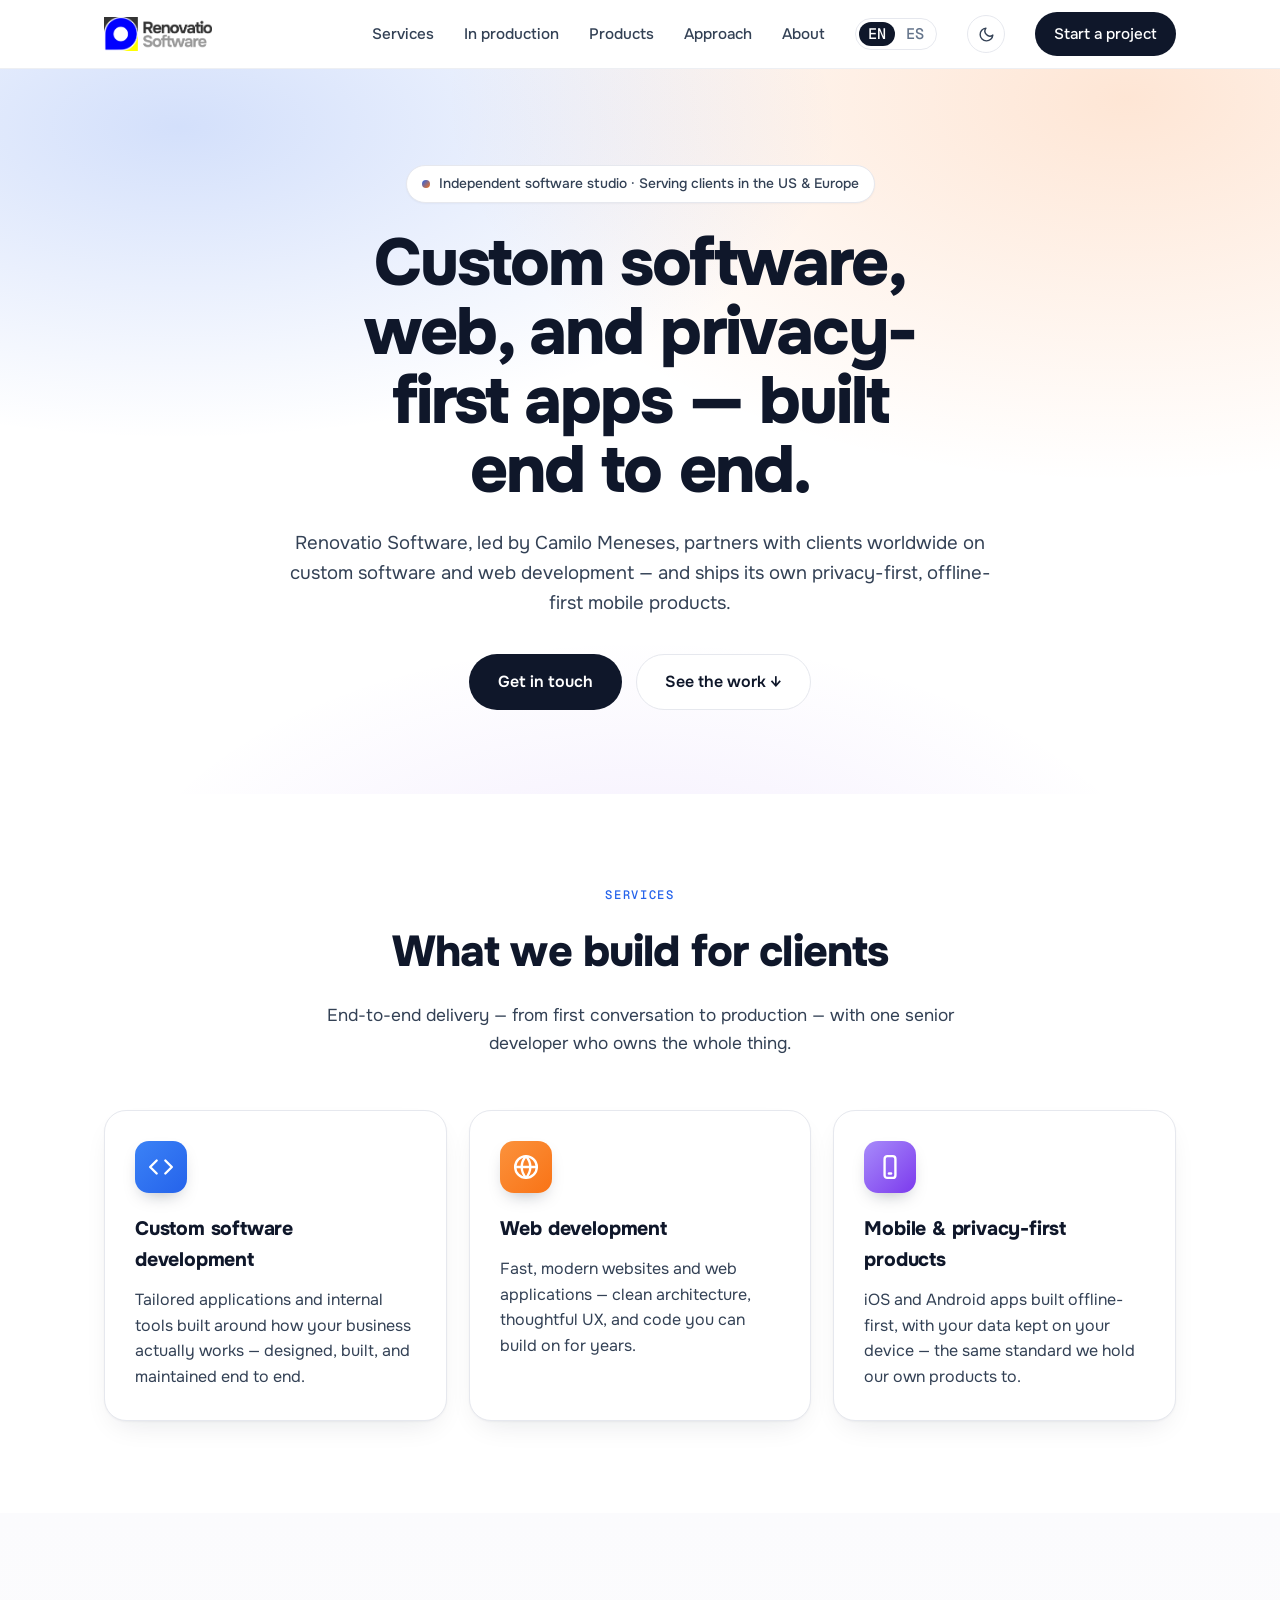
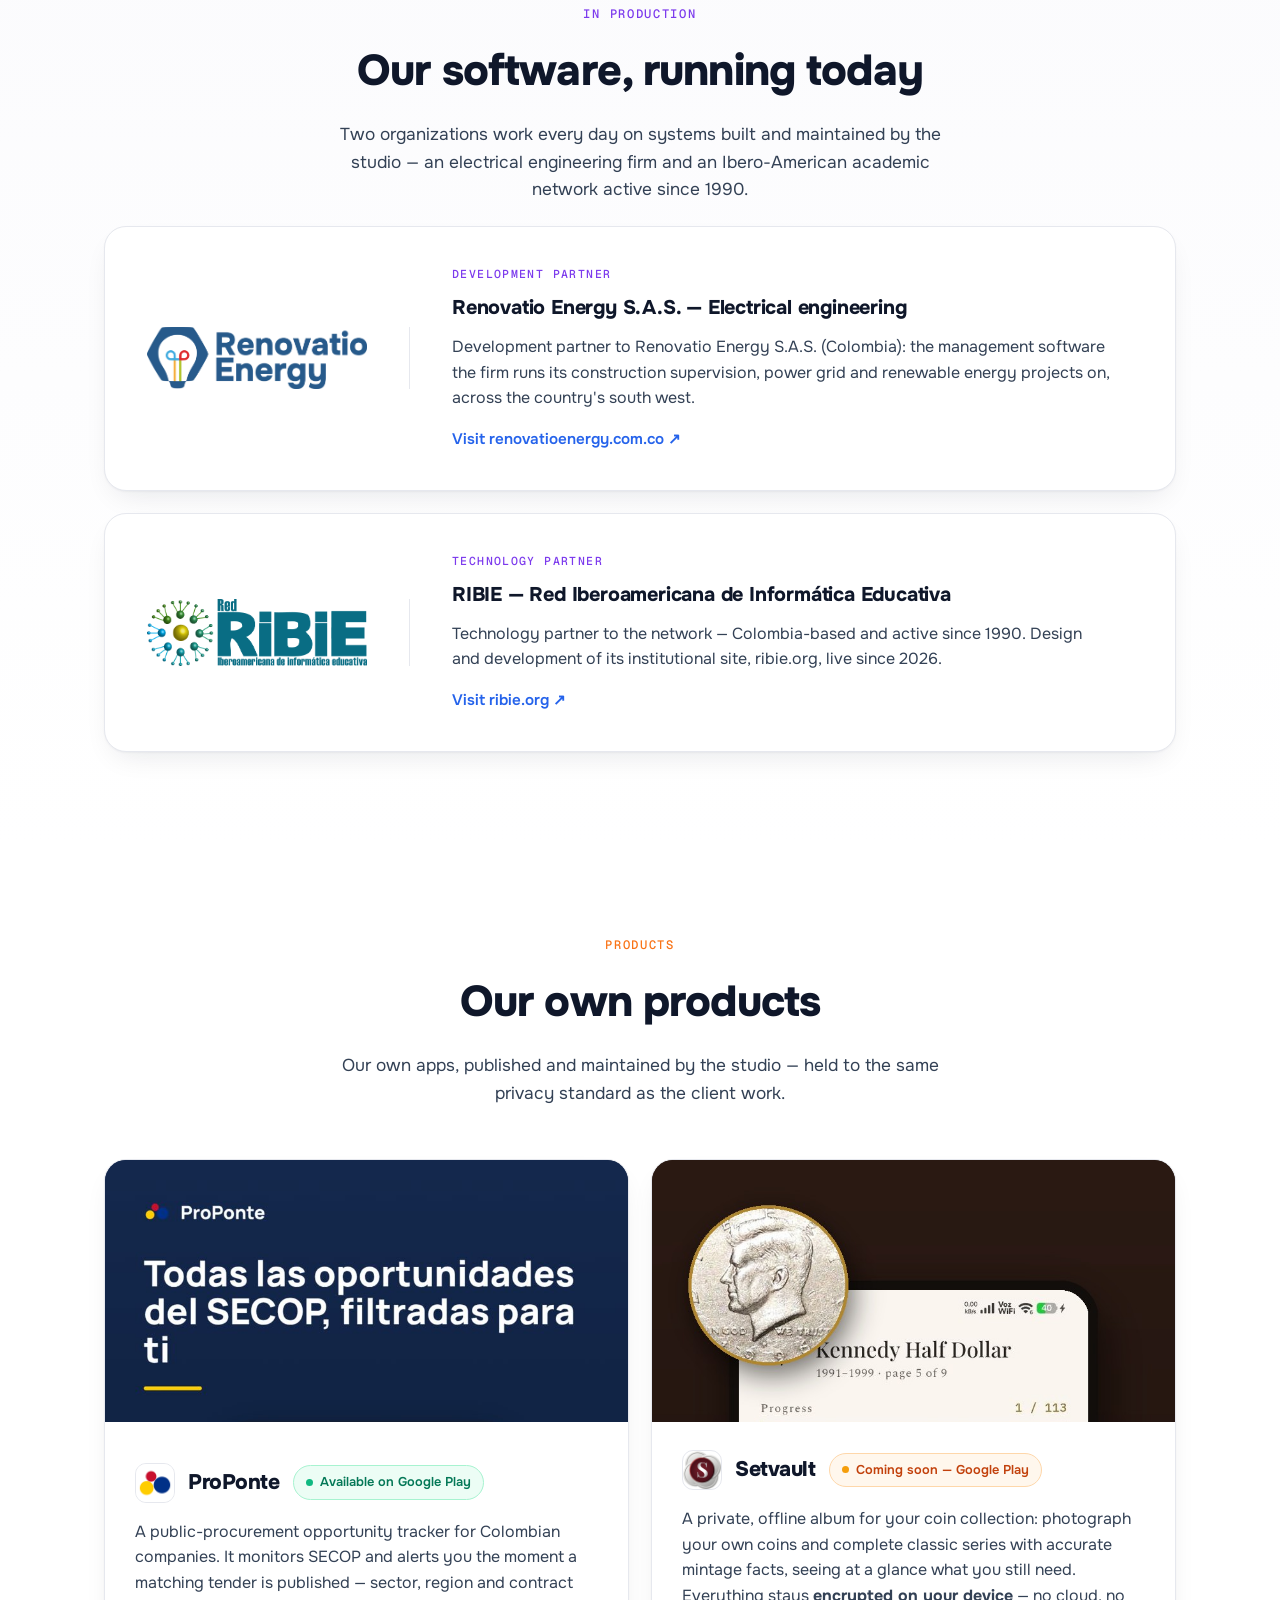
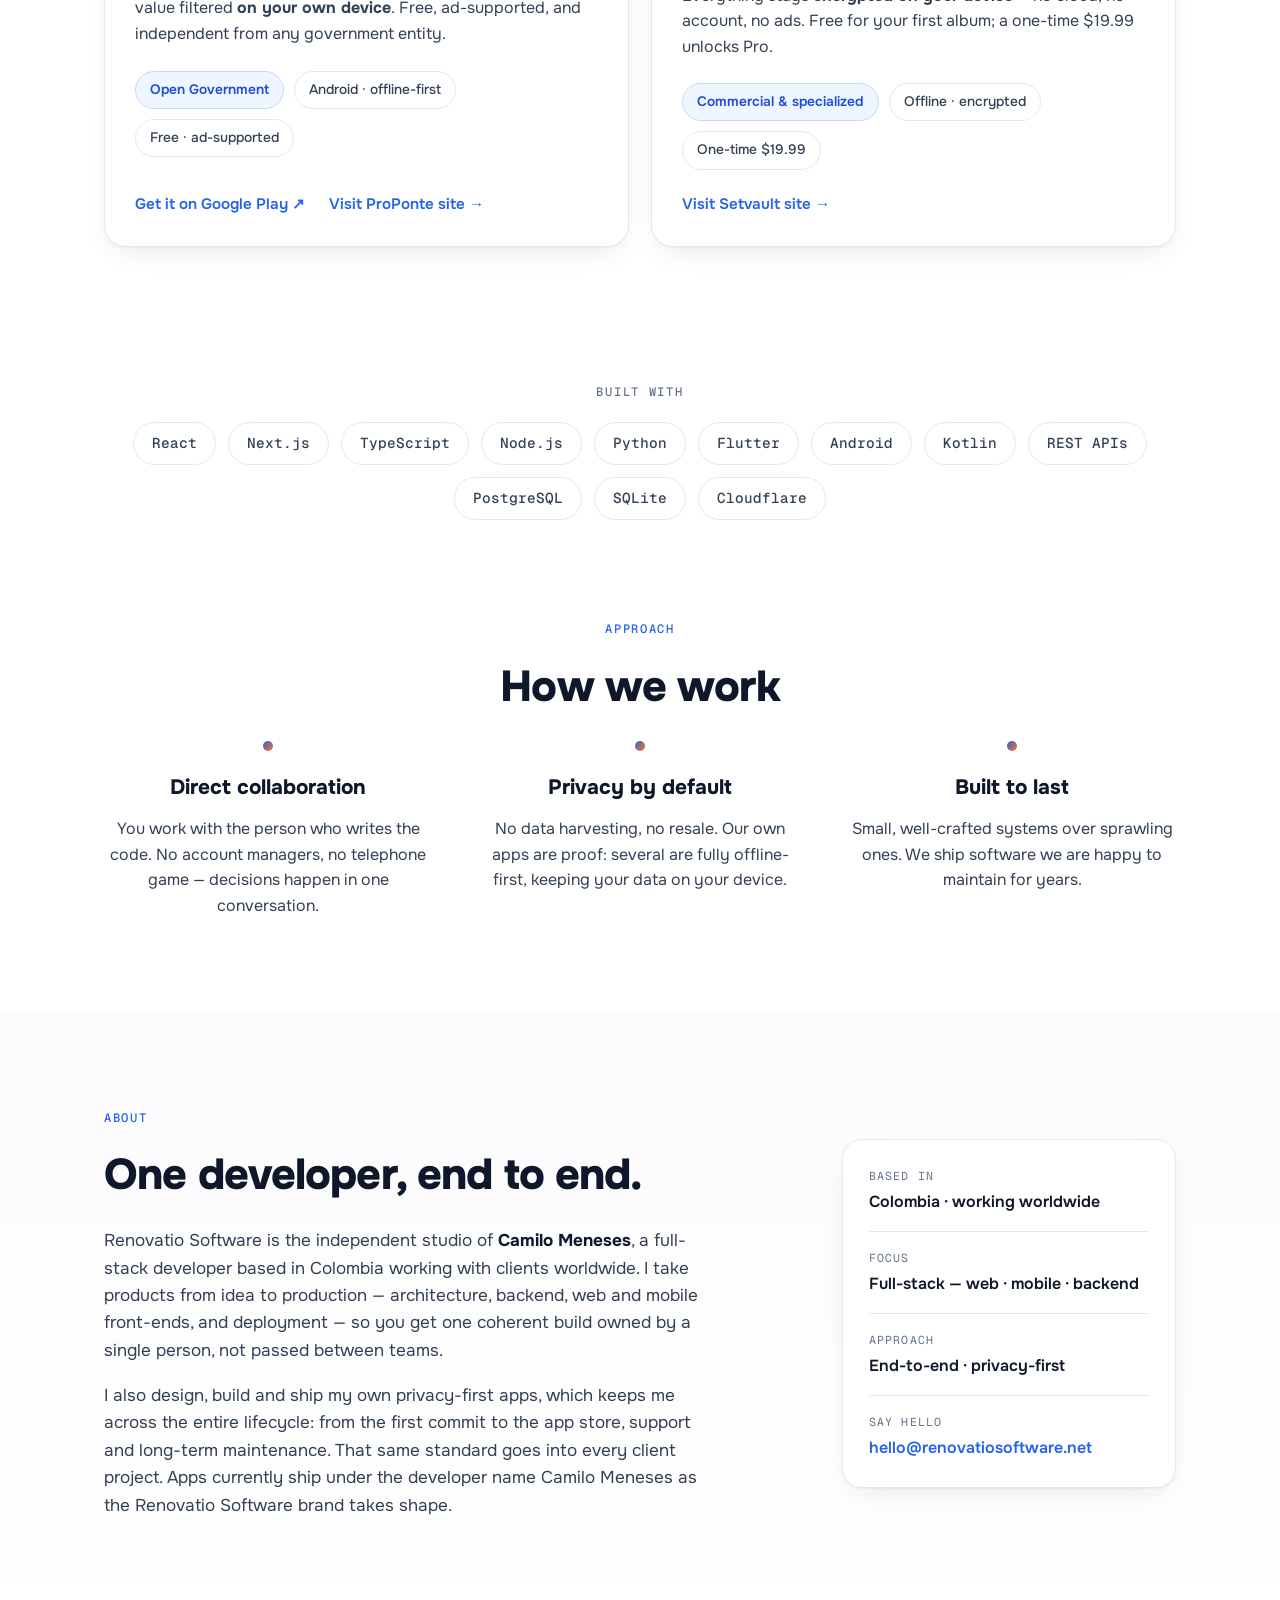
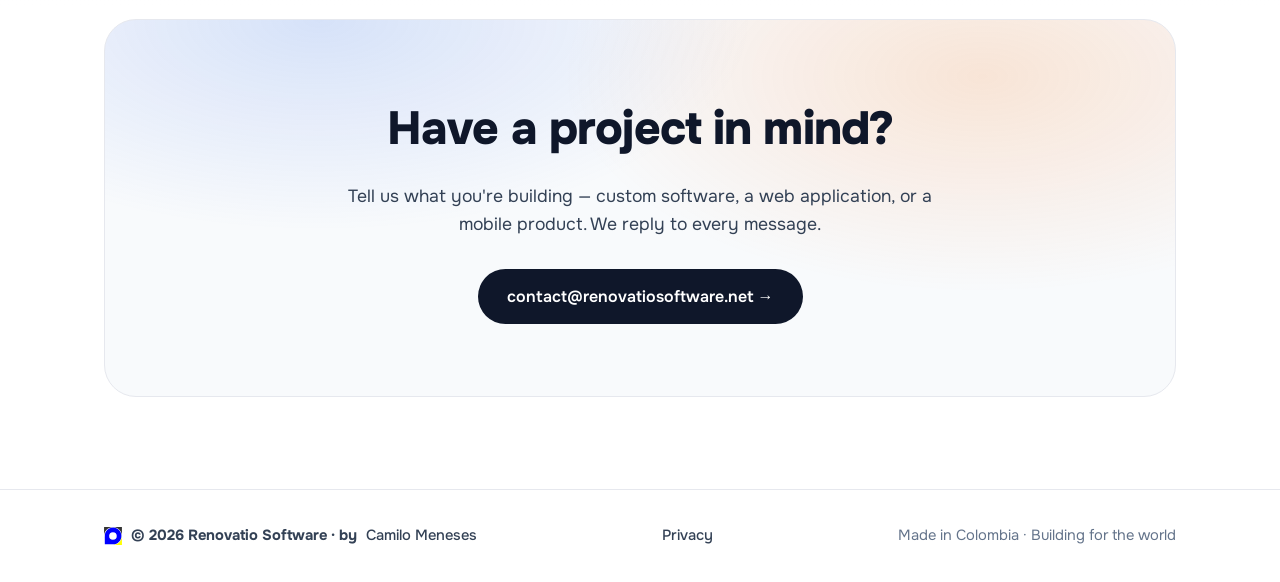
<file: index.html>
<!DOCTYPE html>
<html lang="en">
<head>
<meta charset="UTF-8" />
<meta name="viewport" content="width=device-width, initial-scale=1.0" />
<title>Renovatio Software — Independent software studio</title>
<meta name="description" content="Renovatio Software, the independent studio of Camilo Meneses: custom software, web applications and privacy-first mobile products. Choose your language — English or Español." />
<link rel="icon" type="image/svg+xml" href="assets/renovatio_icon.svg" />
<link rel="alternate" hreflang="en" href="https://renovatiosoftware.net/en/" />
<link rel="alternate" hreflang="es" href="https://renovatiosoftware.net/es/" />
<link rel="alternate" hreflang="x-default" href="https://renovatiosoftware.net/" />
<meta property="og:title" content="Renovatio Software — Independent software studio" />
<meta property="og:description" content="Custom software, web applications and privacy-first mobile products by Camilo Meneses." />
<meta property="og:type" content="website" />
<meta property="og:url" content="https://renovatiosoftware.net/" />
<script>
  // Send visitors to their language; crawlers & no-JS see the selector below.
  (function () {
    try {
      var l = (navigator.language || navigator.userLanguage || 'en').toLowerCase();
      location.replace(l.indexOf('es') === 0 ? 'es/' : 'en/');
    } catch (e) {}
  })();
</script>
<style>
  @font-face{font-family:'Onest';font-style:normal;font-weight:400 800;font-display:swap;src:url(assets/fonts/onest.woff2) format('woff2')}
  @font-face{font-family:'Geist Mono';font-style:normal;font-weight:400 600;font-display:swap;src:url(assets/fonts/geistmono.woff2) format('woff2')}
  :root{
    --ink:#0f172a;--ink-soft:#334155;--muted:#64748b;--line:#e6e8ee;
    --blue:#2563eb;--orange:#f97316;
    --font:'Onest',-apple-system,BlinkMacSystemFont,"Segoe UI",Roboto,Helvetica,Arial,sans-serif;
    --mono:'Geist Mono',ui-monospace,SFMono-Regular,Menlo,Consolas,monospace;
  }
  *{box-sizing:border-box;margin:0;padding:0}
  body{
    font-family:var(--font);color:var(--ink);min-height:100vh;
    display:flex;align-items:center;justify-content:center;padding:24px;
    background:
      radial-gradient(900px 480px at 15% 5%, rgba(37,99,235,.16), transparent 60%),
      radial-gradient(900px 520px at 88% 8%, rgba(249,115,22,.15), transparent 62%),
      #ffffff;
  }
  .card{max-width:440px;width:100%;text-align:center}
  .logo{height:44px;width:auto;display:block;margin:0 auto 26px}
  .kicker{font-family:var(--mono);font-size:.72rem;letter-spacing:.14em;text-transform:uppercase;color:var(--muted)}
  h1{font-size:1.35rem;font-weight:700;letter-spacing:-.01em;margin:12px 0 4px}
  p{color:var(--ink-soft);font-size:.98rem;margin-bottom:26px}
  .choices{display:flex;gap:14px;justify-content:center;flex-wrap:wrap}
  .choice{
    display:inline-flex;flex-direction:column;align-items:center;gap:2px;
    min-width:150px;padding:16px 24px;border:1px solid var(--line);border-radius:16px;
    background:#fff;text-decoration:none;color:var(--ink);font-weight:700;font-size:1.05rem;
    box-shadow:0 1px 2px rgba(15,23,42,.04);transition:transform .15s ease, box-shadow .15s ease, border-color .15s ease;
  }
  .choice:hover{transform:translateY(-2px);border-color:#cbd5e1;box-shadow:0 14px 30px -16px rgba(15,23,42,.3)}
  .choice small{font-family:var(--mono);font-weight:500;font-size:.72rem;letter-spacing:.08em;text-transform:uppercase;color:var(--muted)}
  footer{margin-top:30px;font-size:.82rem;color:var(--muted)}
</style>
</head>
<body>
  <main class="card">
    <img class="logo" src="assets/renovatio_horizontal_claro.svg" alt="Renovatio Software" />
    <div class="kicker">Independent software studio</div>
    <h1>Choose your language</h1>
    <p>Elige tu idioma</p>
    <div class="choices">
      <a class="choice" href="en/" hreflang="en">English<small>Continue in English</small></a>
      <a class="choice" href="es/" hreflang="es">Español<small>Continuar en español</small></a>
    </div>
    <footer>© 2026 Renovatio Software · by Camilo Meneses</footer>
  </main>
</body>
</html>
</file>
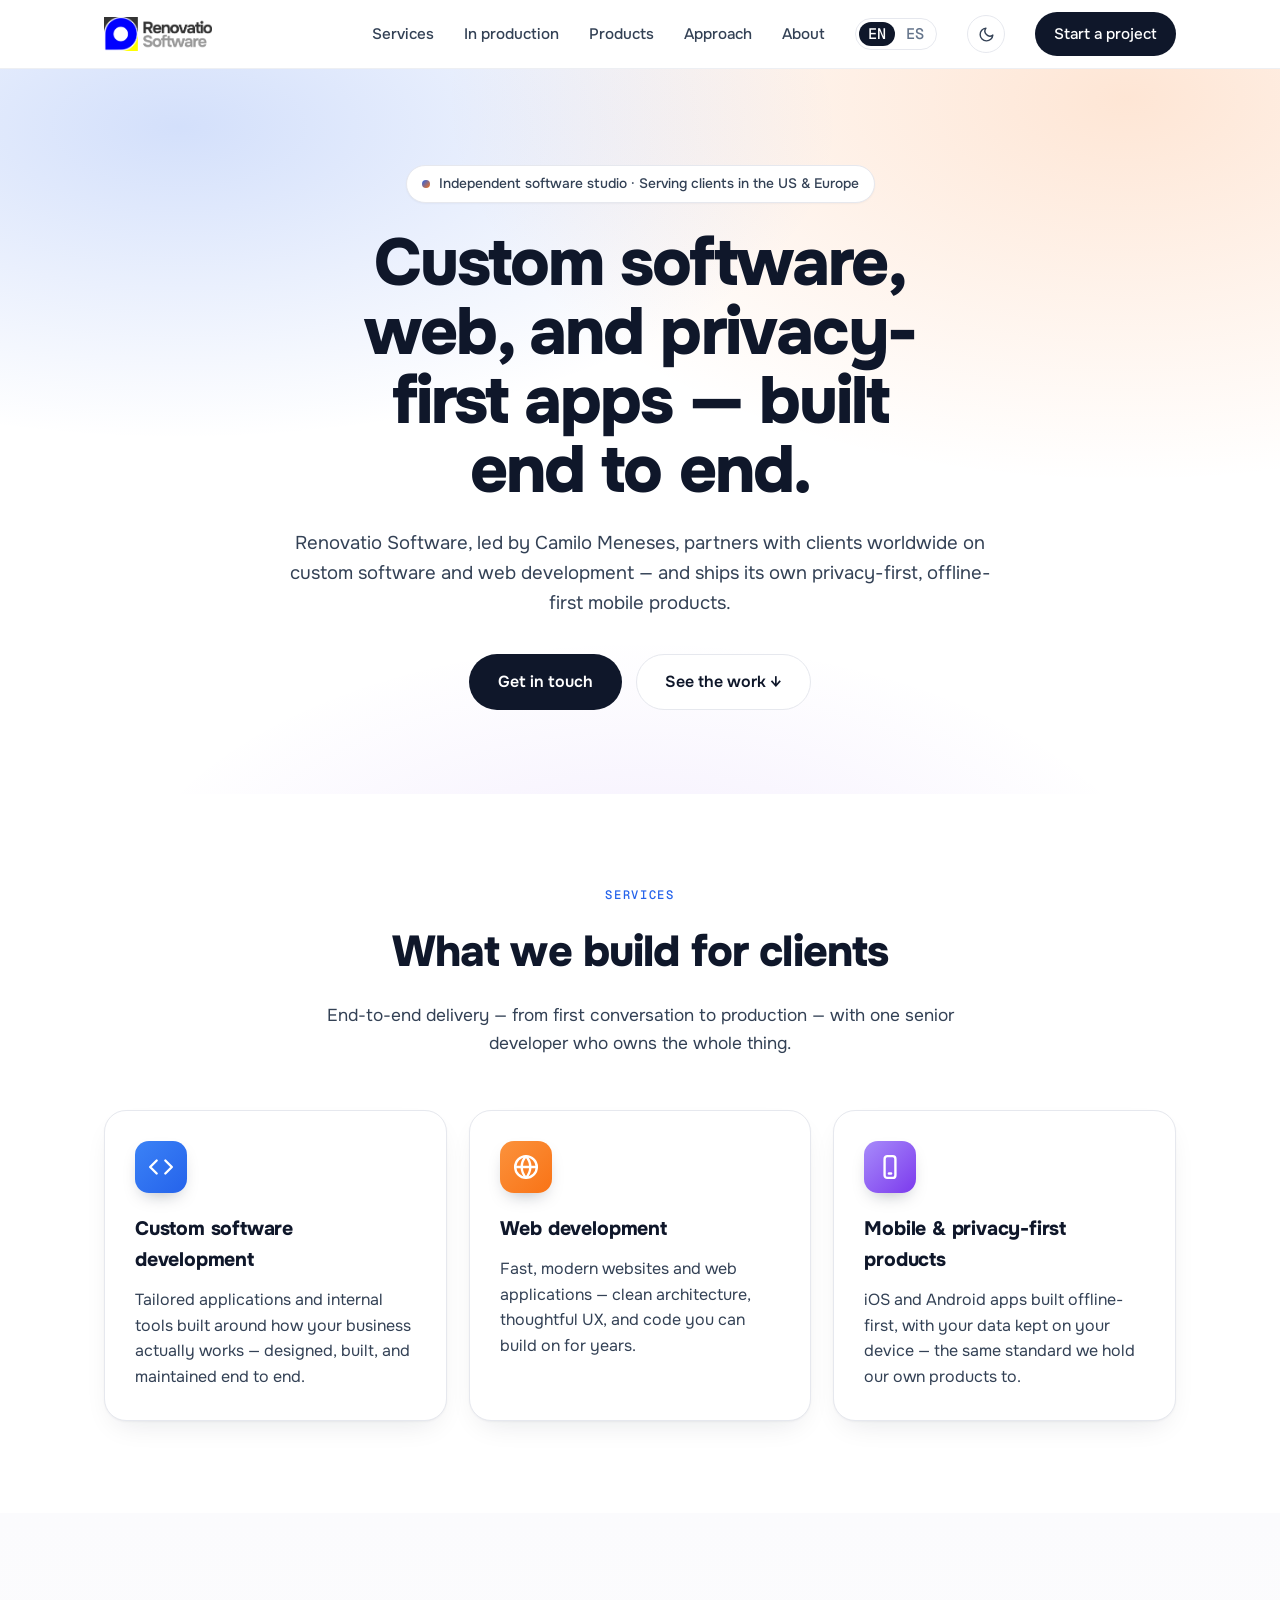
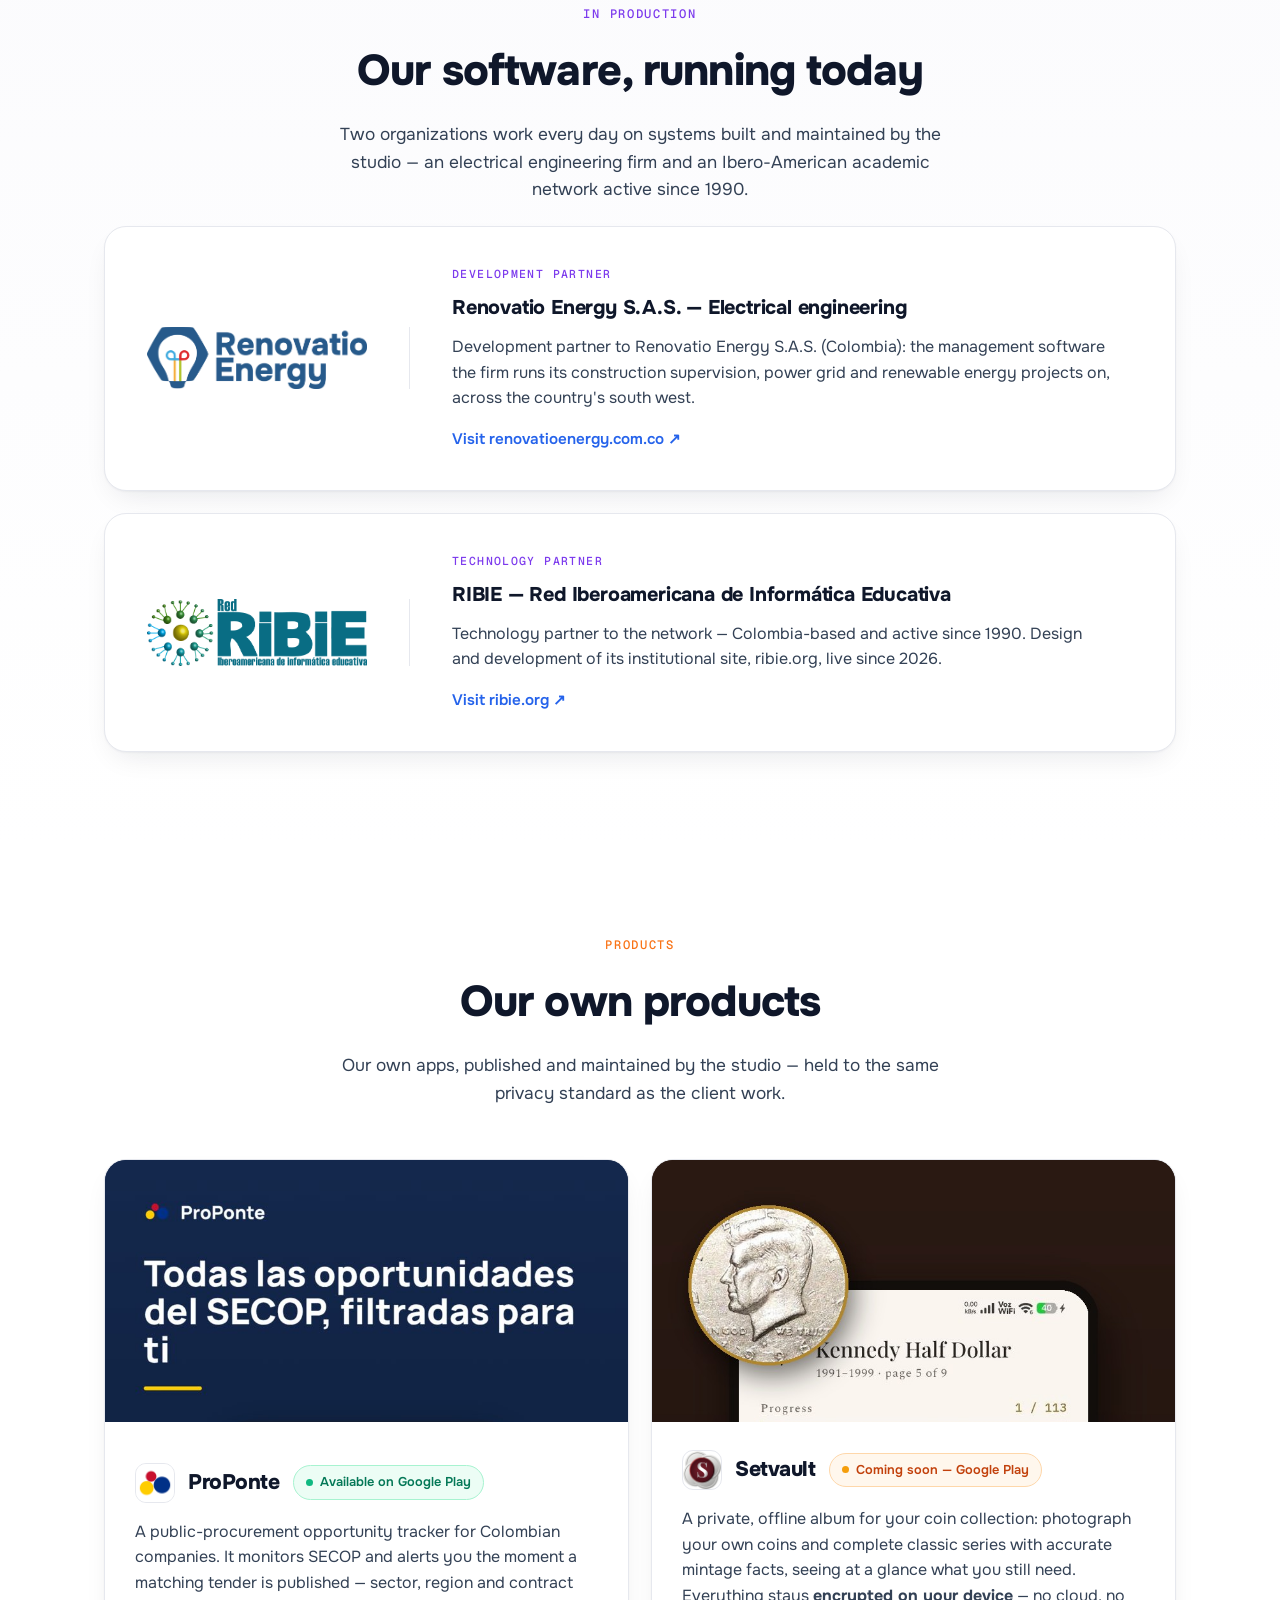
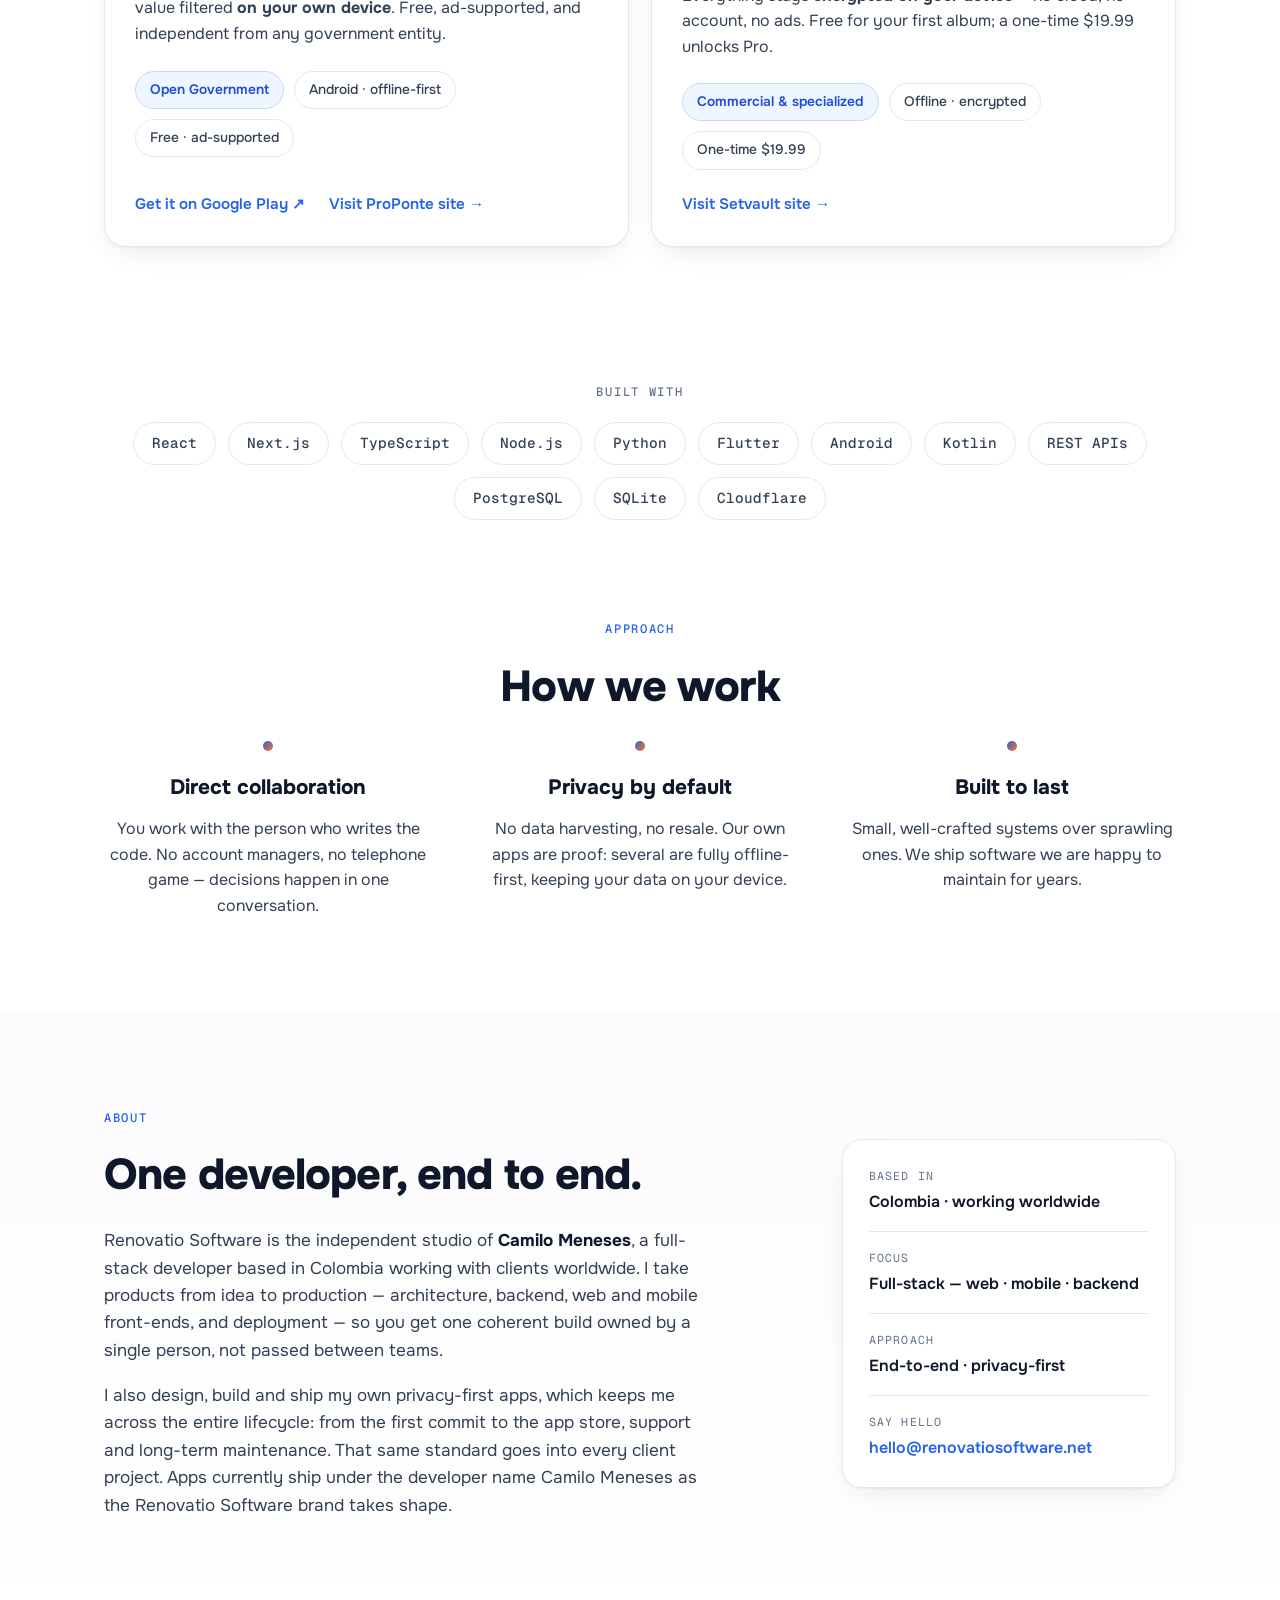
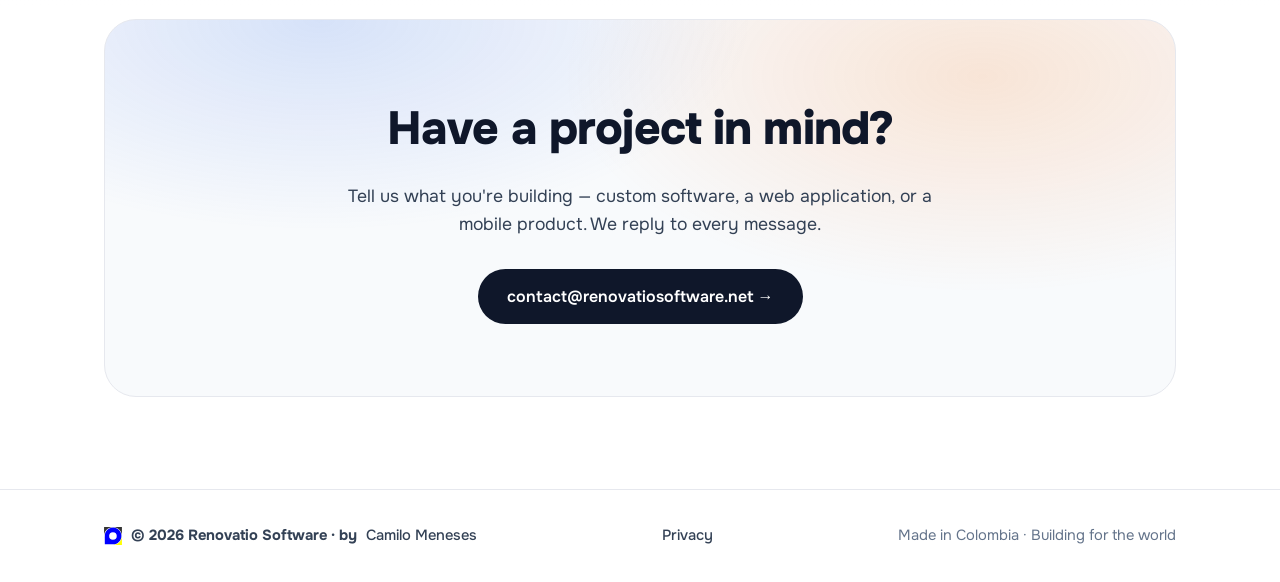
<file: en/index.html>
<!DOCTYPE html>
<html lang="en">
<head>
<meta charset="UTF-8" />
<meta name="viewport" content="width=device-width, initial-scale=1.0" />
<meta name="color-scheme" content="light dark" />
<script>
/* Resolve the theme before first paint: without this there is a white flash. */
(function(){try{var t=localStorage.getItem('rs-theme');if(t!=='light'&&t!=='dark'){t=window.matchMedia('(prefers-color-scheme: dark)').matches?'dark':'light'}document.documentElement.setAttribute('data-theme',t)}catch(e){}})();
</script>
<title>Renovatio Software — Custom software, web & privacy-first apps</title>
<meta name="description" content="Renovatio Software, led by Camilo Meneses, is an independent studio building custom software, web applications, and privacy-first mobile products for clients worldwide." />
<link rel="icon" type="image/svg+xml" href="../assets/renovatio_icon.svg" />
<link rel="canonical" href="https://renovatiosoftware.net/en/" />
<link rel="alternate" hreflang="en" href="https://renovatiosoftware.net/en/" />
<link rel="alternate" hreflang="es" href="https://renovatiosoftware.net/es/" />
<link rel="alternate" hreflang="x-default" href="https://renovatiosoftware.net/" />
<meta property="og:title" content="Renovatio Software — Custom software, web & privacy-first apps" />
<meta property="og:description" content="Independent software studio led by Camilo Meneses. Custom software, web development, and privacy-first mobile products — built end to end." />
<meta property="og:type" content="website" />
<meta property="og:url" content="https://renovatiosoftware.net/en/" />
<meta property="og:locale" content="en_US" />
<meta property="og:locale:alternate" content="es_ES" />
<script type="application/ld+json">
{"@context":"https://schema.org","@graph":[
{"@type":"Organization","@id":"https://renovatiosoftware.net/#studio","name":"Renovatio Software","url":"https://renovatiosoftware.net/","logo":"https://renovatiosoftware.net/assets/renovatio_icon.svg","email":"hello@renovatiosoftware.net","description":"Independent software studio building custom software, web applications and privacy-first mobile products.","founder":{"@id":"https://renovatiosoftware.net/#camilo"}},
{"@type":"Person","@id":"https://renovatiosoftware.net/#camilo","name":"Camilo Meneses","jobTitle":"Independent software developer","description":"Full-stack developer and founder of Renovatio Software, building custom software, web applications and privacy-first mobile products.","url":"https://renovatiosoftware.net/","sameAs":["https://www.linkedin.com/in/camilo-meneses/"],"worksFor":{"@id":"https://renovatiosoftware.net/#studio"},"knowsAbout":["Full-stack development","Web development","Mobile app development","Flutter","React","Node.js","TypeScript"]}
]}
</script>
<style>
  @font-face{font-family:'Onest';font-style:normal;font-weight:400 800;font-display:swap;src:url(../assets/fonts/onest.woff2) format('woff2')}
  @font-face{font-family:'Geist Mono';font-style:normal;font-weight:400 600;font-display:swap;src:url(../assets/fonts/geistmono.woff2) format('woff2')}
  /* ---------- Light theme (base) ---------- */
  :root{
    color-scheme:light;
    --ink:#0f172a;--ink-soft:#334155;--muted:#64748b;--line:#e6e8ee;--line-strong:#cbd5e1;
    --bg:#ffffff;--surface:#ffffff;--panel:#f8fafc;--band-top:#fbfbfd;--band-bottom:#ffffff;
    --nav-bg:rgba(255,255,255,.72);--nav-line:rgba(230,232,238,.7);--btn-fg:#ffffff;
    --blue:#2563eb;--orange:#f97316;--violet:#7c3aed;--radius:22px;
    /* Escenografia de las capturas de producto: no cambia con el tema (es el fondo de la foto) */
    --media-gov:linear-gradient(160deg,#14284d,#0c1a34);
    --media-com:linear-gradient(160deg,#2b1a12,#160f0c);
    --glow-blue:rgba(37,99,235,.20);--glow-orange:rgba(249,115,22,.18);--glow-violet:rgba(124,58,237,.10);
    --panel-blue:rgba(37,99,235,.16);--panel-orange:rgba(249,115,22,.16);
    --ok-bg:#ecfdf5;--ok-fg:#047857;--ok-line:#a7f3d0;--ok-dot:#10b981;
    --warn-bg:#fff7ed;--warn-fg:#c2410c;--warn-line:#fed7aa;--warn-dot:#f59e0b;
    --cat-bg:#eff6ff;--cat-fg:#1d4ed8;--cat-line:#bfdbfe;
    --shadow:0 1px 2px rgba(15,23,42,.04), 0 12px 30px -12px rgba(15,23,42,.12);
    --shadow-lift:0 1px 2px rgba(15,23,42,.04),0 22px 46px -20px rgba(15,23,42,.22);
    --font:'Onest',-apple-system,BlinkMacSystemFont,"Segoe UI",Roboto,Helvetica,Arial,"Apple Color Emoji","Segoe UI Emoji",sans-serif;
    --mono:'Geist Mono',ui-monospace,SFMono-Regular,Menlo,Consolas,monospace;
  }
  /* ---------- Dark theme: tempered midnight blue ----------
     Neutrals tinted toward the brand blue hue (OKLCH H 262.9), never pure black.
     Both blocks must stay IDENTICAL: @media covers visitors without JS,
     [data-theme] covers the manual toggle choice. */
  @media (prefers-color-scheme: dark){
    :root:not([data-theme="light"]){
      color-scheme:dark;
      --ink:#e7ebf3;--ink-soft:#b3bbc9;--muted:#8a93a3;--line:#2b323f;--line-strong:#5a6475;
      --bg:#0b0f18;--surface:#191f2a;--panel:#121721;--band-top:#0e131d;--band-bottom:#0b0f18;
      --nav-bg:rgba(11,15,24,.72);--nav-line:rgba(43,50,63,.7);--btn-fg:#0b0f18;
      --blue:#71a2ff;--orange:#f99549;--violet:#b298f9;
      --glow-blue:rgba(56,90,190,.30);--glow-orange:rgba(190,90,30,.22);--glow-violet:rgba(110,70,200,.20);
      --panel-blue:rgba(56,90,190,.24);--panel-orange:rgba(190,90,30,.18);
      --ok-bg:#223839;--ok-fg:#56d298;--ok-line:#2d584d;--ok-dot:#56d298;
      --warn-bg:#37332e;--warn-fg:#f2af48;--warn-line:#5e4d34;--warn-dot:#f2af48;
      --cat-bg:#253148;--cat-fg:#71a2ff;--cat-line:#35496e;
      --shadow:0 1px 2px rgba(0,0,0,.40), 0 12px 30px -12px rgba(0,0,0,.55);
      --shadow-lift:0 1px 2px rgba(0,0,0,.40),0 22px 46px -20px rgba(0,0,0,.70);
    }
  }
  :root[data-theme="dark"]{
    color-scheme:dark;
    --ink:#e7ebf3;--ink-soft:#b3bbc9;--muted:#8a93a3;--line:#2b323f;--line-strong:#5a6475;
    --bg:#0b0f18;--surface:#191f2a;--panel:#121721;--band-top:#0e131d;--band-bottom:#0b0f18;
    --nav-bg:rgba(11,15,24,.72);--nav-line:rgba(43,50,63,.7);--btn-fg:#0b0f18;
    --blue:#71a2ff;--orange:#f99549;--violet:#b298f9;
    --glow-blue:rgba(56,90,190,.30);--glow-orange:rgba(190,90,30,.22);--glow-violet:rgba(110,70,200,.20);
    --panel-blue:rgba(56,90,190,.24);--panel-orange:rgba(190,90,30,.18);
    --ok-bg:#223839;--ok-fg:#56d298;--ok-line:#2d584d;--ok-dot:#56d298;
    --warn-bg:#37332e;--warn-fg:#f2af48;--warn-line:#5e4d34;--warn-dot:#f2af48;
    --cat-bg:#253148;--cat-fg:#71a2ff;--cat-line:#35496e;
    --shadow:0 1px 2px rgba(0,0,0,.40), 0 12px 30px -12px rgba(0,0,0,.55);
    --shadow-lift:0 1px 2px rgba(0,0,0,.40),0 22px 46px -20px rgba(0,0,0,.70);
  }
  /* Theme-dependent assets (nav logo, footer icon, partner logo) */
  img.only-light{display:block}
  img.only-dark{display:none}
  :root[data-theme="dark"] img.only-light{display:none}
  :root[data-theme="dark"] img.only-dark{display:block}
  @media (prefers-color-scheme: dark){
    :root:not([data-theme="light"]) img.only-light{display:none}
    :root:not([data-theme="light"]) img.only-dark{display:block}
  }
  *{box-sizing:border-box;margin:0;padding:0}
  html{scroll-behavior:smooth}
  body{
    font-family:var(--font);color:var(--ink);background:var(--bg);line-height:1.6;
    -webkit-font-smoothing:antialiased;text-rendering:optimizeLegibility;overflow-x:hidden;
  }
  a{color:inherit;text-decoration:none}
  .wrap{max-width:1120px;margin:0 auto;padding:0 24px}
  section{position:relative}
  .eyebrow{font-family:var(--mono);font-size:.76rem;font-weight:500;letter-spacing:.14em;text-transform:uppercase}

  /* ---------- Header ---------- */
  header.nav{position:sticky;top:0;z-index:50;backdrop-filter:saturate(160%) blur(12px);background:var(--nav-bg);border-bottom:1px solid var(--nav-line)}
  .nav-inner{display:flex;align-items:center;justify-content:space-between;height:68px}
  .brand{display:flex;align-items:center;gap:11px;font-weight:800;font-size:1.06rem;letter-spacing:-.01em}
  .brand-logo{height:34px;width:auto;display:block}
  .nav-links{display:flex;align-items:center;gap:30px}
  .nav-links a{color:var(--ink-soft);font-weight:500;font-size:.95rem}
  .nav-links a:hover{color:var(--ink)}
  .btn{display:inline-flex;align-items:center;justify-content:center;gap:8px;font-weight:600;font-size:.95rem;border-radius:999px;padding:11px 22px;border:1px solid transparent;cursor:pointer;transition:transform .15s ease, box-shadow .15s ease, background .15s ease}
  .btn-dark{background:var(--ink);color:var(--btn-fg)}
  .btn-dark:hover{transform:translateY(-1px);box-shadow:0 10px 24px -10px rgba(15,23,42,.6)}
  .btn-ghost{background:var(--surface);color:var(--ink);border-color:var(--line)}
  .btn-ghost:hover{border-color:var(--line-strong);transform:translateY(-1px)}
  .nav .btn{padding:9px 18px;white-space:nowrap}
  .nav-links a.cta-nav{display:inline-flex;color:var(--btn-fg)}
  .lang{display:inline-flex;gap:2px;border:1px solid var(--line);border-radius:999px;padding:3px;font-family:var(--mono);font-size:.75rem}
  .lang a{padding:4px 9px;border-radius:999px;color:var(--muted);line-height:1}
  .lang a:hover{color:var(--ink)}
  .lang a.lang-on{background:var(--ink);color:var(--btn-fg)}

  .theme-toggle{display:inline-flex;align-items:center;justify-content:center;width:38px;height:38px;flex:none;
    padding:0;border:1px solid var(--line);border-radius:999px;background:var(--surface);color:var(--ink-soft);
    cursor:pointer;transition:color .15s ease, border-color .15s ease}
  .theme-toggle:hover{color:var(--ink);border-color:var(--line-strong)}
  .theme-toggle:focus-visible{outline:2px solid var(--blue);outline-offset:2px}
  .theme-toggle svg{width:17px;height:17px;display:block}
  .theme-toggle .ic-sun{display:none}
  :root[data-theme="dark"] .theme-toggle .ic-sun{display:block}
  :root[data-theme="dark"] .theme-toggle .ic-moon{display:none}
  @media (prefers-color-scheme: dark){
    :root:not([data-theme="light"]) .theme-toggle .ic-sun{display:block}
    :root:not([data-theme="light"]) .theme-toggle .ic-moon{display:none}
  }


  /* ---------- Hero ---------- */
  .hero{text-align:center;overflow:hidden;padding:96px 0 84px;
    background:
      radial-gradient(1100px 520px at 14% 8%, var(--glow-blue), transparent 60%),
      radial-gradient(1100px 620px at 88% 4%, var(--glow-orange), transparent 62%),
      radial-gradient(900px 500px at 50% 120%, var(--glow-violet), transparent 60%),
      var(--bg)}
  .pill{display:inline-flex;align-items:center;gap:9px;background:var(--surface);border:1px solid var(--line);padding:7px 15px;border-radius:999px;font-size:.86rem;color:var(--ink-soft);font-weight:500;box-shadow:0 1px 2px rgba(15,23,42,.04)}
  .pill .dot{width:8px;height:8px;border-radius:50%;background:linear-gradient(135deg,var(--blue),var(--orange))}
  h1{font-size:clamp(2.4rem,6vw,4.15rem);line-height:1.04;font-weight:800;letter-spacing:-.03em;margin:26px auto 0;max-width:14ch}
  .hero p.lead{margin:24px auto 0;max-width:60ch;font-size:1.16rem;color:var(--ink-soft)}
  .hero .actions{display:flex;gap:14px;justify-content:center;flex-wrap:wrap;margin-top:36px}
  .btn-lg{padding:14px 28px;font-size:1rem}

  /* ---------- Built with ---------- */
  .builtwith{padding:44px 0 8px;text-align:center}
  .builtwith .eyebrow{color:var(--muted)}
  .stack{display:flex;flex-wrap:wrap;gap:12px;justify-content:center;margin-top:20px}
  .chip{border:1px solid var(--line);background:var(--surface);border-radius:999px;padding:9px 18px;font-weight:500;font-size:.9rem;color:var(--ink-soft);font-family:var(--mono)}

  /* ---------- Section shell ---------- */
  .section{padding:92px 0}
  .section-head{max-width:640px;margin:0 auto;text-align:center}
  .section-head h2{font-size:clamp(1.9rem,3.6vw,2.7rem);font-weight:800;letter-spacing:-.02em;margin-top:12px}
  .section-head p{margin-top:16px;color:var(--ink-soft);font-size:1.08rem}

  /* ---------- Services ---------- */
  .cards-3{display:grid;grid-template-columns:repeat(3,1fr);gap:22px;margin-top:52px}
  .card{background:var(--surface);border:1px solid var(--line);border-radius:var(--radius);padding:30px;box-shadow:var(--shadow);position:relative;transition:transform .18s ease, box-shadow .18s ease}
  .card:hover{transform:translateY(-3px);box-shadow:var(--shadow-lift)}
  .icon-tile{width:52px;height:52px;border-radius:14px;display:flex;align-items:center;justify-content:center;color:#fff;margin-bottom:20px;box-shadow:0 8px 18px -8px rgba(15,23,42,.35)}
  .icon-tile svg{width:26px;height:26px}
  .ic-blue{background:linear-gradient(135deg,#3b82f6,#2563eb)}
  .ic-orange{background:linear-gradient(135deg,#fb923c,#f97316)}
  .ic-violet{background:linear-gradient(135deg,#a78bfa,#7c3aed)}
  .card h3{font-size:1.22rem;font-weight:750;letter-spacing:-.01em}
  .card p{margin-top:12px;color:var(--ink-soft);font-size:1rem}

  /* ---------- Products ---------- */
  .products{background:transparent}
  .product-card{background:var(--surface);border:1px solid var(--line);border-radius:var(--radius);box-shadow:var(--shadow);overflow:hidden;margin-top:0;display:grid;grid-template-columns:1fr;gap:0;transition:transform .18s ease, box-shadow .18s ease}
  .product-card:hover{transform:translateY(-3px);box-shadow:var(--shadow-lift)}
  /* Las dos fichas caen lado a lado usando el .wrap que ya existe: sin divs nuevos */
  @media (min-width:901px){
    #products .wrap{display:grid;grid-template-columns:1fr 1fr;gap:22px;align-items:stretch}
    #products .section-head{grid-column:1 / -1;margin-bottom:30px}
  }
  .product-body{padding:28px 30px 30px;display:flex;flex-direction:column}
  .product-head{display:flex;align-items:center;gap:13px;flex-wrap:wrap}
  .app-icon{width:40px;height:40px;border-radius:11px;border:1px solid var(--line);flex:none}
  .product-head h3{font-size:1.32rem;font-weight:800;letter-spacing:-.02em}
  .badge{display:inline-flex;align-items:center;gap:7px;font-size:.8rem;font-weight:600;padding:6px 12px;border-radius:999px}
  .badge-live{background:var(--ok-bg);color:var(--ok-fg);border:1px solid var(--ok-line)}
  .badge-live .dot{width:7px;height:7px;border-radius:50%;background:var(--ok-dot)}
  .badge-soon{background:var(--warn-bg);color:var(--warn-fg);border:1px solid var(--warn-line)}
  .badge-soon .dot{width:7px;height:7px;border-radius:50%;background:var(--warn-dot)}
  .product-body p.desc{margin-top:16px;color:var(--ink-soft);font-size:1rem;max-width:none}
  .tags{display:flex;flex-wrap:wrap;gap:10px;margin-top:24px}
  .tag{border:1px solid var(--line);background:var(--surface);border-radius:999px;padding:7px 14px;font-size:.86rem;font-weight:500;color:var(--ink-soft)}
  .product-link{display:inline-flex;align-items:center;gap:6px;margin-top:22px;font-weight:600;font-size:.95rem;color:var(--blue)}
  .product-actions{display:flex;column-gap:24px;row-gap:0;flex-wrap:wrap;margin-top:auto}
  .product-actions .product-link{margin-top:22px}
  .product-link:hover{gap:9px}
  .product-media{background:var(--media-gov);display:flex;align-items:flex-start;justify-content:center;position:relative;overflow:hidden;aspect-ratio:2 / 1;order:-1}
  .product-media img{width:100%;height:100%;object-fit:cover;object-position:center top;display:block}
  .tag-cat{color:var(--cat-fg);background:var(--cat-bg);border-color:var(--cat-line);font-weight:600}

  /* ---------- Alliances ---------- */
  .alliance{padding:92px 0;background:linear-gradient(180deg,var(--band-top),var(--band-bottom))}
  .alliance .eyebrow{color:var(--violet);text-align:center;display:block}
  .alliance-card{display:grid;grid-template-columns:auto 1fr;align-items:center;gap:42px;margin-top:22px;
    background:var(--surface);border:1px solid var(--line);border-radius:var(--radius);padding:38px 42px;box-shadow:var(--shadow)}
  .alliance-card:first-of-type{margin-top:52px}
  .alliance-logo{padding-right:42px;border-right:1px solid var(--line)}
  .alliance-logo img{width:220px;height:auto}
  .alliance-role{font-family:var(--mono);font-size:.72rem;font-weight:500;letter-spacing:.12em;text-transform:uppercase;color:var(--violet)}
  .alliance-body h3{font-size:1.24rem;font-weight:750;letter-spacing:-.01em;margin-top:9px}
  .alliance-body p{margin-top:10px;color:var(--ink-soft);font-size:1rem;max-width:60ch}
  .alliance-body .product-link{margin-top:16px}
  @media (max-width:760px){
    .alliance-card{grid-template-columns:1fr;gap:24px;padding:28px}
    .alliance-logo{padding:0 0 24px;border-right:0;border-bottom:1px solid var(--line)}
    .alliance-logo img{width:168px}
  }

  /* ---------- Approach ---------- */
  .values{display:grid;grid-template-columns:repeat(3,1fr);gap:44px;margin-top:20px;text-align:center}
  .value .vdot{width:10px;height:10px;border-radius:50%;margin:0 auto 20px;background:linear-gradient(135deg,var(--blue),var(--orange))}
  .value h3{font-size:1.3rem;font-weight:750}
  .value p{margin-top:12px;color:var(--ink-soft)}

  /* ---------- About ---------- */
  .about{background:linear-gradient(180deg,var(--band-top),var(--band-bottom))}
  .about-grid{display:grid;grid-template-columns:1.35fr .65fr;gap:44px;align-items:center;margin-top:6px}
  .about-text h2{font-size:clamp(1.9rem,3.6vw,2.7rem);font-weight:800;letter-spacing:-.02em;margin-top:12px}
  .about-text p{margin-top:18px;color:var(--ink-soft);font-size:1.07rem;max-width:56ch}
  .about-text p .name{color:var(--ink);font-weight:700}
  .facts{background:var(--surface);border:1px solid var(--line);border-radius:20px;padding:10px 26px;box-shadow:var(--shadow)}
  .facts .frow{display:flex;flex-direction:column;gap:3px;padding:17px 0;border-bottom:1px solid var(--line)}
  .facts .frow:last-child{border-bottom:0}
  .facts .fk{font-family:var(--mono);font-size:.72rem;letter-spacing:.1em;text-transform:uppercase;color:var(--muted)}
  .facts .fv{font-weight:600;color:var(--ink);font-size:1rem}
  .facts .fv a{color:var(--blue)}
  @media (max-width:900px){.about-grid{grid-template-columns:1fr;gap:30px}}

  /* ---------- Contact ---------- */
  .contact-panel{border-radius:32px;text-align:center;padding:72px 32px;margin-top:8px;
    background:
      radial-gradient(700px 340px at 20% 0%, var(--panel-blue), transparent 62%),
      radial-gradient(700px 360px at 82% 15%, var(--panel-orange), transparent 60%),
      var(--panel);
    border:1px solid var(--line)}
  .contact-panel h2{font-size:clamp(1.9rem,4vw,2.9rem);font-weight:800;letter-spacing:-.02em}
  .contact-panel p{margin:16px auto 0;max-width:52ch;color:var(--ink-soft);font-size:1.1rem}
  .contact-panel .btn{margin-top:30px}

  /* ---------- Footer ---------- */
  footer{border-top:1px solid var(--line);padding:34px 0}
  .foot-inner{display:flex;align-items:center;justify-content:space-between;gap:16px;flex-wrap:wrap;color:var(--muted);font-size:.92rem}
  .foot-inner .brand-sm{display:flex;align-items:center;gap:9px;font-weight:700;color:var(--ink-soft)}
  .foot-inner a{color:var(--ink-soft);font-weight:500}
  .foot-inner a:hover{color:var(--ink)}

  /* ---------- Responsive ---------- */
  @media (max-width:900px){
    .cards-3{grid-template-columns:1fr}
    .product-card{grid-template-columns:1fr;margin-top:22px}
    .product-media{aspect-ratio:16 / 10}
    .values{grid-template-columns:1fr;gap:34px}
  }
  @media (max-width:720px){
    .nav-links > a:not(.cta-nav){display:none}
    .nav-links{gap:14px}
    .hero{padding:72px 0 60px}
    .section{padding:68px 0}
    .product-body{padding:26px}
  }
  @media (max-width:480px){
    .wrap{padding:0 16px}
    .nav-links{gap:9px}
    .brand-logo{height:27px}
    .nav .btn{padding:8px 13px;font-size:.82rem}
    .theme-toggle{width:32px;height:32px}
    .theme-toggle svg{width:15px;height:15px}
    .lang{font-size:.68rem;padding:2px}
    .lang a{padding:4px 7px}
    .contact-panel{padding:48px 18px}
    .contact-panel .btn{font-size:.82rem;padding:12px 16px;max-width:100%;white-space:normal;overflow-wrap:anywhere;line-height:1.3}
  }
  /* Anchos muy estrechos (Fold, SE): el nav lleva un control más desde el tema oscuro */
  @media (max-width:380px){
    .wrap{padding:0 12px}
    .nav-links{gap:5px}
    .brand-logo{height:21px}
    .nav .btn{padding:5px 8px;font-size:.68rem}
    .lang{font-size:.58rem;padding:2px}
    .lang a{padding:3px 4px}
    .theme-toggle{width:29px;height:29px}
    .theme-toggle svg{width:14px;height:14px}
  }
</style>
</head>
<body>

<!-- ===================== NAV ===================== -->
<header class="nav">
  <div class="wrap nav-inner">
    <a class="brand" href="#top" aria-label="Renovatio Software home">
      <img class="brand-logo only-light" src="../assets/renovatio_horizontal.png" alt="Renovatio Software" />
      <img class="brand-logo only-dark" src="../assets/renovatio_horizontal_dark.png" alt="Renovatio Software" />
    </a>
    <nav class="nav-links">
      <a href="#services">Services</a>
      <a href="#alliances">In production</a>
      <a href="#products">Products</a>
      <a href="#approach">Approach</a>
      <a href="#about">About</a>
      <span class="lang" aria-label="Language">
        <a class="lang-on" href="./" aria-current="page">EN</a>
        <a href="../es/">ES</a>
      </span>
      <button class="theme-toggle" type="button" id="themeToggle" aria-label="Switch to dark theme">
        <svg class="ic-moon" viewBox="0 0 24 24" fill="none" stroke="currentColor" stroke-width="2" stroke-linecap="round" stroke-linejoin="round" aria-hidden="true"><path d="M21 12.79A9 9 0 1 1 11.21 3 7 7 0 0 0 21 12.79z"/></svg>
        <svg class="ic-sun" viewBox="0 0 24 24" fill="none" stroke="currentColor" stroke-width="2" stroke-linecap="round" stroke-linejoin="round" aria-hidden="true"><circle cx="12" cy="12" r="4.2"/><path d="M12 2v2M12 20v2M4.9 4.9l1.5 1.5M17.6 17.6l1.5 1.5M2 12h2M20 12h2M4.9 19.1l1.5-1.5M17.6 6.4l1.5-1.5"/></svg>
      </button>
      <a class="btn btn-dark cta-nav" href="mailto:projects@renovatiosoftware.net">Start a project</a>
    </nav>
  </div>
</header>

<!-- ===================== HERO ===================== -->
<section class="hero" id="top">
  <div class="wrap">
    <span class="pill"><span class="dot" aria-hidden="true"></span> Independent software studio · Serving clients in the US &amp; Europe</span>
    <h1>Custom software, web, and privacy-first apps — built end to end.</h1>
    <p class="lead">Renovatio Software, led by Camilo Meneses, partners with clients worldwide on custom software and web development — and ships its own privacy-first, offline-first mobile products.</p>
    <div class="actions">
      <a class="btn btn-dark btn-lg" href="mailto:projects@renovatiosoftware.net">Get in touch</a>
      <a class="btn btn-ghost btn-lg" href="#alliances">See the work ↓</a>
    </div>
  </div>
</section>

<!-- ===================== SERVICES ===================== -->
<section class="section" id="services">
  <div class="wrap">
    <div class="section-head">
      <div class="eyebrow" style="color:var(--blue)">Services</div>
      <h2>What we build for clients</h2>
      <p>End-to-end delivery — from first conversation to production — with one senior developer who owns the whole thing.</p>
    </div>
    <div class="cards-3">
      <article class="card">
        <div class="icon-tile ic-blue" aria-hidden="true">
          <svg viewBox="0 0 24 24" fill="none" stroke="currentColor" stroke-width="2.2" stroke-linecap="round" stroke-linejoin="round"><polyline points="16 18 22 12 16 6"/><polyline points="8 6 2 12 8 18"/></svg>
        </div>
        <h3>Custom software development</h3>
        <p>Tailored applications and internal tools built around how your business actually works — designed, built, and maintained end to end.</p>
      </article>
      <article class="card">
        <div class="icon-tile ic-orange" aria-hidden="true">
          <svg viewBox="0 0 24 24" fill="none" stroke="currentColor" stroke-width="2.2" stroke-linecap="round" stroke-linejoin="round"><circle cx="12" cy="12" r="10"/><line x1="2" y1="12" x2="22" y2="12"/><path d="M12 2a15.3 15.3 0 0 1 4 10 15.3 15.3 0 0 1-4 10 15.3 15.3 0 0 1-4-10 15.3 15.3 0 0 1 4-10z"/></svg>
        </div>
        <h3>Web development</h3>
        <p>Fast, modern websites and web applications — clean architecture, thoughtful UX, and code you can build on for years.</p>
      </article>
      <article class="card">
        <div class="icon-tile ic-violet" aria-hidden="true">
          <svg viewBox="0 0 24 24" fill="none" stroke="currentColor" stroke-width="2.2" stroke-linecap="round" stroke-linejoin="round"><rect x="7" y="2" width="10" height="20" rx="2.5"/><line x1="11" y1="18" x2="13" y2="18"/></svg>
        </div>
        <h3>Mobile &amp; privacy-first products</h3>
        <p>iOS and Android apps built offline-first, with your data kept on your device — the same standard we hold our own products to.</p>
      </article>
    </div>
  </div>
</section>

<!-- ===================== ALLIANCES ===================== -->
<section class="section alliance" id="alliances">
  <div class="wrap">
    <div class="section-head">
      <div class="eyebrow" style="color:var(--violet)">In production</div>
      <h2>Our software, running today</h2>
      <p>Two organizations work every day on systems built and maintained by the studio — an electrical engineering firm and an Ibero-American academic network active since 1990.</p>
    </div>
    <div class="alliance-card">
      <div class="alliance-logo">
        <img class="only-light" src="../assets/renovatio-energy-logo.webp" alt="Renovatio Energy S.A.S." loading="lazy" />
        <img class="only-dark" src="../assets/renovatio-energy-logo-dark.webp" alt="Renovatio Energy S.A.S." loading="lazy" />
      </div>
      <div class="alliance-body">
        <div class="alliance-role">Development partner</div>
        <h3>Renovatio Energy S.A.S. — Electrical engineering</h3>
        <p>Development partner to Renovatio Energy S.A.S. (Colombia): the management software the firm runs its construction supervision, power grid and renewable energy projects on, across the country's south west.</p>
        <a class="product-link" href="https://renovatioenergy.com.co" target="_blank" rel="noopener">Visit renovatioenergy.com.co ↗</a>
      </div>
    </div>

    <div class="alliance-card">
      <div class="alliance-logo">
        <img class="only-light" src="../assets/ribie-logo.png" alt="RIBIE — Red Iberoamericana de Informática Educativa" loading="lazy" />
        <img class="only-dark" src="../assets/ribie-logo-dark.png" alt="RIBIE — Red Iberoamericana de Informática Educativa" loading="lazy" />
      </div>
      <div class="alliance-body">
        <div class="alliance-role">Technology partner</div>
        <h3>RIBIE — Red Iberoamericana de Informática Educativa</h3>
        <p>Technology partner to the network — Colombia-based and active since 1990. Design and development of its institutional site, ribie.org, live since 2026.</p>
        <a class="product-link" href="https://ribie.org" target="_blank" rel="noopener">Visit ribie.org ↗</a>
      </div>
    </div>
  </div>
</section>

<!-- ===================== PRODUCTS ===================== -->
<section class="section products" id="products">
  <div class="wrap">
    <div class="section-head">
      <div class="eyebrow" style="color:var(--orange)">Products</div>
      <h2>Our own products</h2>
      <p>Our own apps, published and maintained by the studio — held to the same privacy standard as the client work.</p>
    </div>

    <article class="product-card">
      <div class="product-body">
        <div class="product-head">
          <img class="app-icon" src="../assets/proponte-icon.png" alt="ProPonte app icon" />
          <h3>ProPonte</h3>
          <span class="badge badge-live"><span class="dot" aria-hidden="true"></span> Available on Google Play</span>
        </div>
        <p class="desc">A public-procurement opportunity tracker for Colombian companies. It monitors SECOP and alerts you the moment a matching tender is published — sector, region and contract value filtered <strong>on your own device</strong>. Free, ad-supported, and independent from any government entity.</p>
        <div class="tags">
          <span class="tag tag-cat">Open Government</span>
          <span class="tag">Android · offline-first</span>
          <span class="tag">Free · ad-supported</span>
        </div>
        <div class="product-actions">
          <a class="product-link" href="https://play.google.com/store/apps/details?id=co.renovatiosoftware.proponte" rel="noopener">Get it on Google Play ↗</a>
          <a class="product-link" href="../proponte/">Visit ProPonte site →</a>
        </div>
      </div>
      <div class="product-media">
        <img src="../assets/proponte-mockup.jpg" alt="ProPonte app showing a feed of public-procurement opportunities from SECOP" loading="lazy" />
      </div>
    </article>

    <article class="product-card">
      <div class="product-body">
        <div class="product-head">
          <img class="app-icon" src="../assets/setvault-icon.png" alt="Setvault app icon" />
          <h3>Setvault</h3>
          <span class="badge badge-soon"><span class="dot" aria-hidden="true"></span> Coming soon — Google Play</span>
        </div>
        <p class="desc">A private, offline album for your coin collection: photograph your own coins and complete classic series with accurate mintage facts, seeing at a glance what you still need. Everything stays <strong>encrypted on your device</strong> — no cloud, no account, no ads. Free for your first album; a one-time $19.99 unlocks Pro.</p>
        <div class="tags">
          <span class="tag tag-cat">Commercial &amp; specialized</span>
          <span class="tag">Offline · encrypted</span>
          <span class="tag">One-time $19.99</span>
        </div>
        <div class="product-actions"><a class="product-link" href="../setvault/">Visit Setvault site →</a></div>
      </div>
      <div class="product-media" style="background:var(--media-com)">
        <img src="../assets/setvault-mockup.jpg" alt="Setvault app showing a Kennedy Half Dollar album page with collected and missing coins" loading="lazy" />
      </div>
    </article>

  </div>
</section>

<!-- ===================== BUILT WITH ===================== -->
<section class="builtwith">
  <div class="wrap">
    <div class="eyebrow">Built with</div>
    <div class="stack">
      <span class="chip">React</span>
      <span class="chip">Next.js</span>
      <span class="chip">TypeScript</span>
      <span class="chip">Node.js</span>
      <span class="chip">Python</span>
      <span class="chip">Flutter</span>
      <span class="chip">Android</span>
      <span class="chip">Kotlin</span>
      <span class="chip">REST APIs</span>
      <span class="chip">PostgreSQL</span>
      <span class="chip">SQLite</span>
      <span class="chip">Cloudflare</span>
    </div>
  </div>
</section>

<!-- ===================== APPROACH ===================== -->
<section class="section" id="approach">
  <div class="wrap">
    <div class="section-head">
      <div class="eyebrow" style="color:var(--blue)">Approach</div>
      <h2>How we work</h2>
    </div>
    <div class="values">
      <div class="value">
        <div class="vdot" aria-hidden="true"></div>
        <h3>Direct collaboration</h3>
        <p>You work with the person who writes the code. No account managers, no telephone game — decisions happen in one conversation.</p>
      </div>
      <div class="value">
        <div class="vdot" aria-hidden="true"></div>
        <h3>Privacy by default</h3>
        <p>No data harvesting, no resale. Our own apps are proof: several are fully offline-first, keeping your data on your device.</p>
      </div>
      <div class="value">
        <div class="vdot" aria-hidden="true"></div>
        <h3>Built to last</h3>
        <p>Small, well-crafted systems over sprawling ones. We ship software we are happy to maintain for years.</p>
      </div>
    </div>
  </div>
</section>

<!-- ===================== ABOUT ===================== -->
<section class="section about" id="about">
  <div class="wrap">
    <div class="about-grid">
      <div class="about-text">
        <div class="eyebrow" style="color:var(--blue)">About</div>
        <h2>One developer, end to end.</h2>
        <p>Renovatio Software is the independent studio of <span class="name"><a href="https://www.linkedin.com/in/camilo-meneses/" target="_blank" rel="noopener">Camilo Meneses</a></span>, a full-stack developer based in Colombia working with clients worldwide. I take products from idea to production — architecture, backend, web and mobile front-ends, and deployment — so you get one coherent build owned by a single person, not passed between teams.</p>
        <p>I also design, build and ship my own privacy-first apps, which keeps me across the entire lifecycle: from the first commit to the app store, support and long-term maintenance. That same standard goes into every client project. Apps currently ship under the developer name Camilo Meneses as the Renovatio Software brand takes shape.</p>
      </div>
      <aside class="facts">
        <div class="frow"><span class="fk">Based in</span><span class="fv">Colombia · working worldwide</span></div>
        <div class="frow"><span class="fk">Focus</span><span class="fv">Full-stack — web · mobile · backend</span></div>
        <div class="frow"><span class="fk">Approach</span><span class="fv">End-to-end · privacy-first</span></div>
        <div class="frow"><span class="fk">Say hello</span><span class="fv"><a href="mailto:hello@renovatiosoftware.net">hello@renovatiosoftware.net</a></span></div>
      </aside>
    </div>
  </div>
</section>

<!-- ===================== CONTACT ===================== -->
<section class="section" id="contact" style="padding-top:0">
  <div class="wrap">
    <div class="contact-panel">
      <h2>Have a project in mind?</h2>
      <p>Tell us what you're building — custom software, a web application, or a mobile product. We reply to every message.</p>
      <a class="btn btn-dark btn-lg" href="mailto:contact@renovatiosoftware.net">contact@renovatiosoftware.net →</a>
    </div>
  </div>
</section>

<!-- ===================== FOOTER ===================== -->
<footer>
  <div class="wrap foot-inner">
    <span class="brand-sm"><img class="only-light" src="../assets/renovatio_icon.svg" alt="" style="height:18px;width:18px" /><img class="only-dark" src="../assets/renovatio_icon_dark.svg" alt="" style="height:18px;width:18px" />© 2026 Renovatio Software · by <a href="https://www.linkedin.com/in/camilo-meneses/" target="_blank" rel="noopener">Camilo Meneses</a></span>
    <a href="privacy/">Privacy</a>
    <span>Made in Colombia · Building for the world</span>
  </div>
</footer>

<style>img{-webkit-user-drag:none;-khtml-user-drag:none;-moz-user-drag:none;-o-user-drag:none;user-drag:none;-webkit-user-select:none;-moz-user-select:none;user-select:none;-webkit-touch-callout:none}</style>
<script>
(function(){
  function block(e){ if(e.target && e.target.tagName === 'IMG'){ e.preventDefault(); return false; } }
  document.addEventListener('contextmenu', block);
  document.addEventListener('dragstart', block);
})();

/* Theme: the button stores the choice; with nothing stored, the system decides. */
(function(){
  var root = document.documentElement, btn = document.getElementById('themeToggle');
  if(!btn) return;
  var media = window.matchMedia('(prefers-color-scheme: dark)');
  function label(){
    var dark = root.getAttribute('data-theme') === 'dark';
    btn.setAttribute('aria-label', dark ? 'Switch to light theme' : 'Switch to dark theme');
    btn.setAttribute('title', dark ? 'Light theme' : 'Dark theme');
  }
  btn.addEventListener('click', function(){
    var next = root.getAttribute('data-theme') === 'dark' ? 'light' : 'dark';
    root.setAttribute('data-theme', next);
    try{ localStorage.setItem('rs-theme', next); }catch(e){}
    label();
  });
  /* If the button was never touched, follow the system when it changes. */
  media.addEventListener('change', function(e){
    var saved = null;
    try{ saved = localStorage.getItem('rs-theme'); }catch(err){}
    if(saved === 'light' || saved === 'dark') return;
    root.setAttribute('data-theme', e.matches ? 'dark' : 'light');
    label();
  });
  label();
})();
</script>
</body>
</html>
</file>
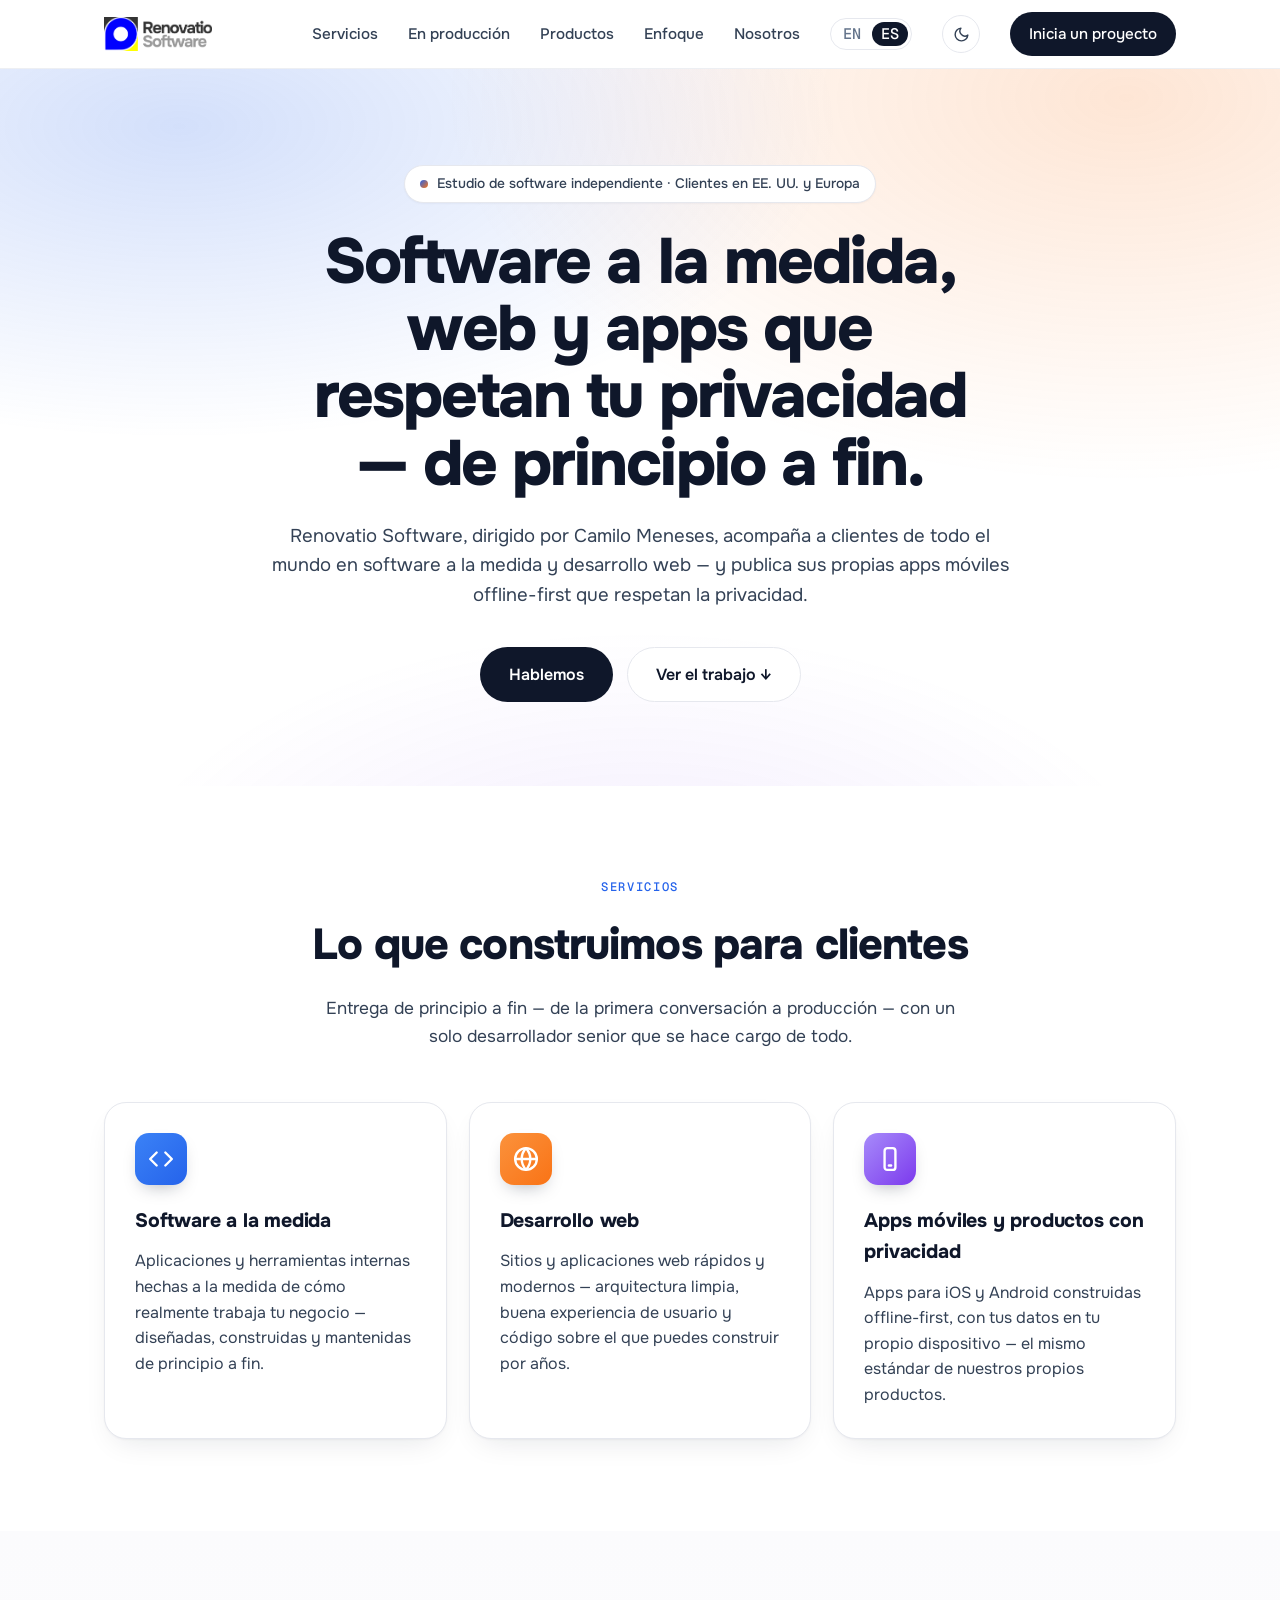
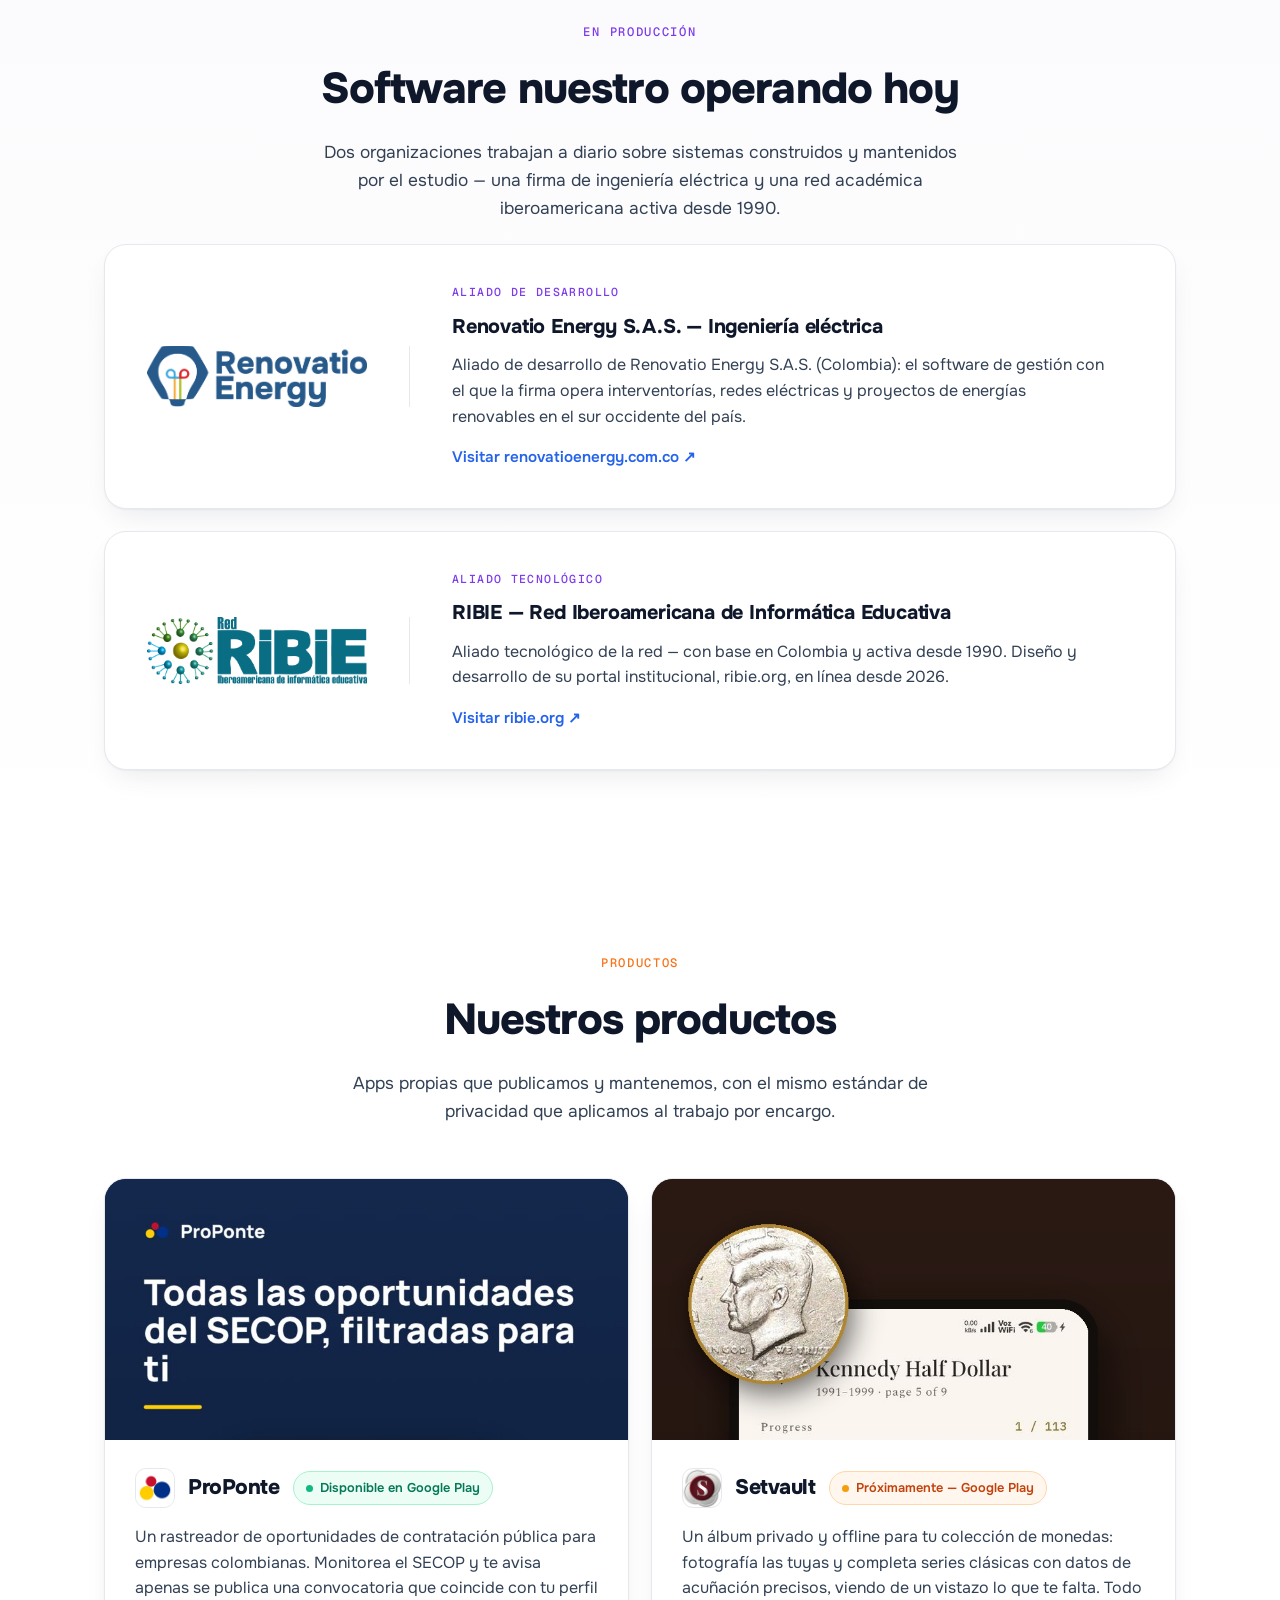
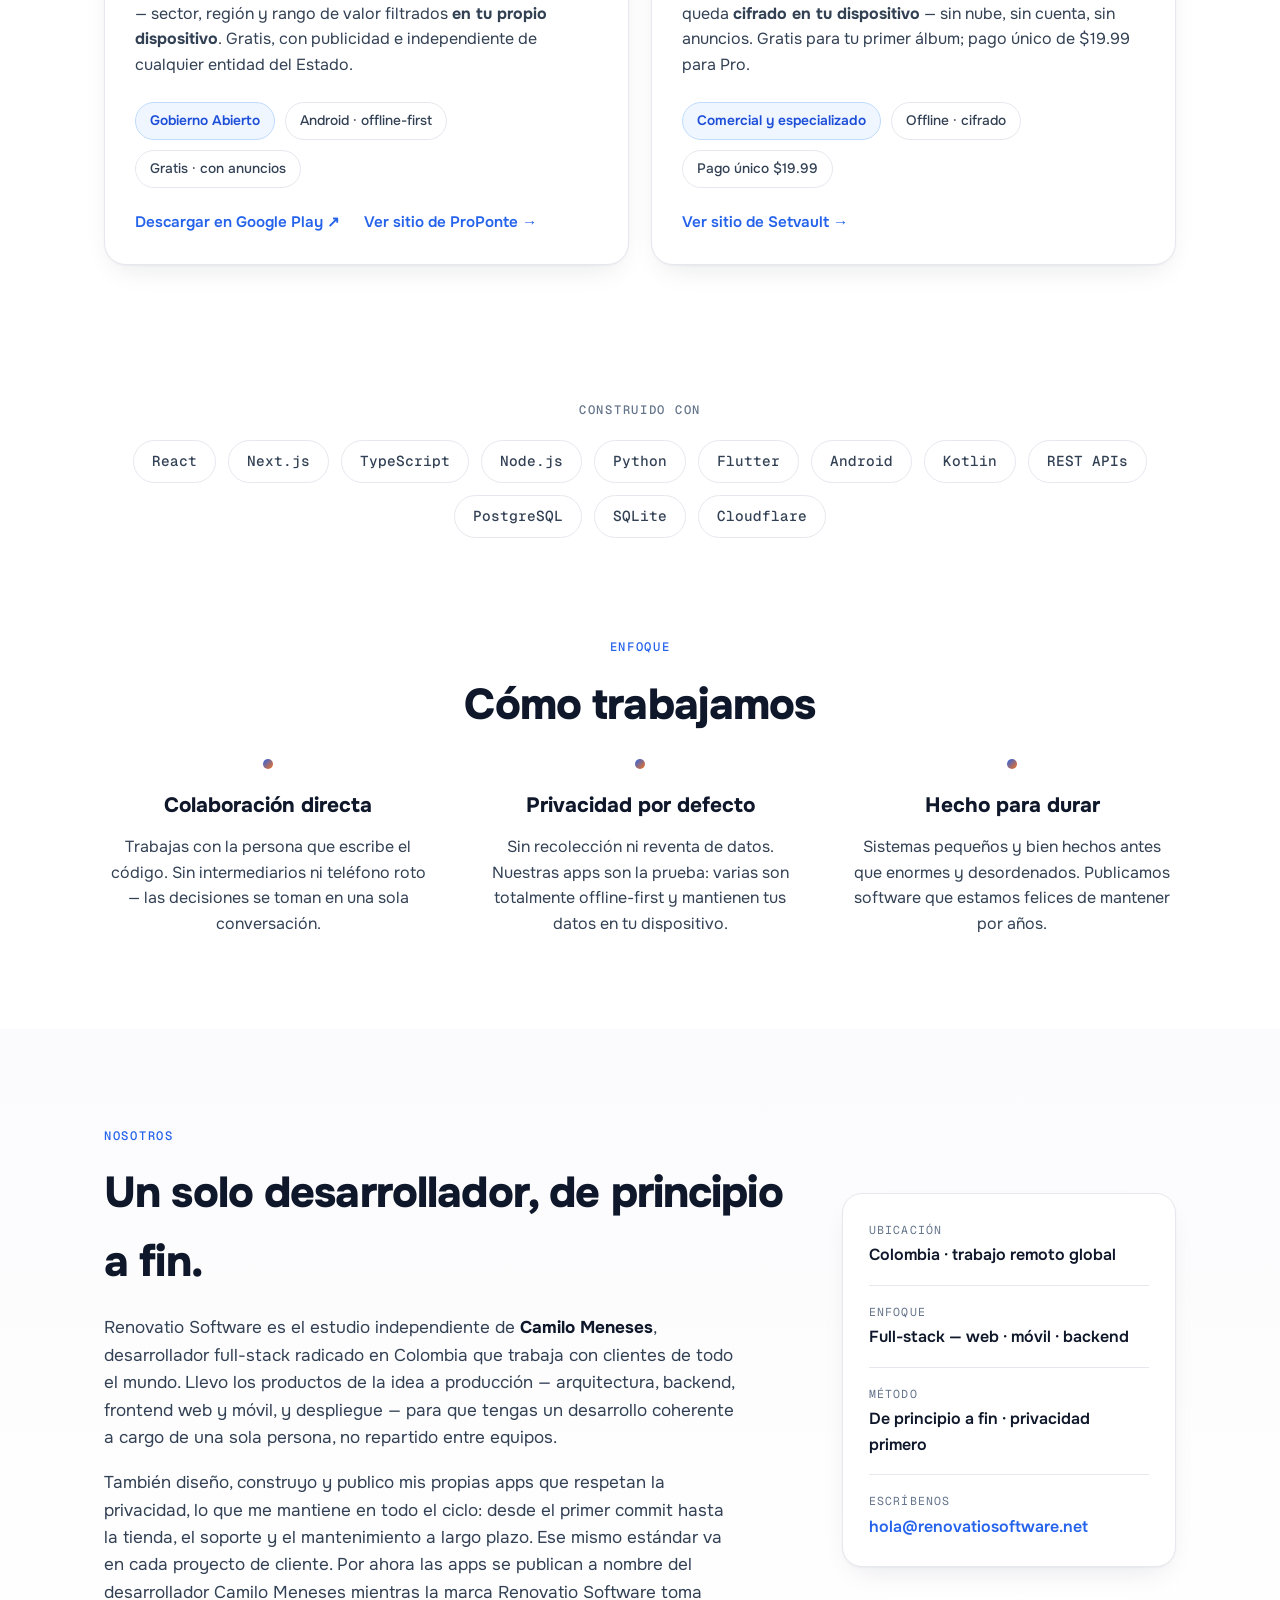
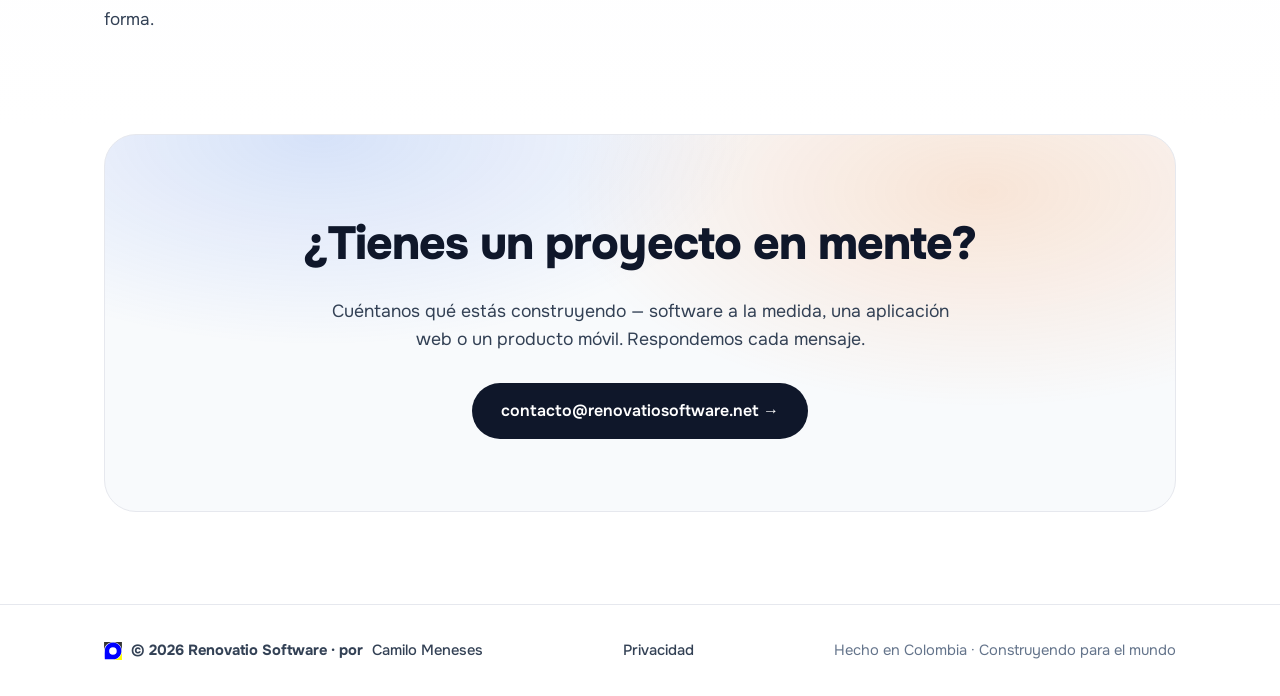
<file: es/index.html>
<!DOCTYPE html>
<html lang="es">
<head>
<meta charset="UTF-8" />
<meta name="viewport" content="width=device-width, initial-scale=1.0" />
<meta name="color-scheme" content="light dark" />
<script>
/* Resuelve el tema antes del primer pintado: sin esto se ve un destello blanco. */
(function(){try{var t=localStorage.getItem('rs-theme');if(t!=='light'&&t!=='dark'){t=window.matchMedia('(prefers-color-scheme: dark)').matches?'dark':'light'}document.documentElement.setAttribute('data-theme',t)}catch(e){}})();
</script>
<title>Renovatio Software — Software a la medida, web y apps con privacidad</title>
<meta name="description" content="Renovatio Software, dirigido por Camilo Meneses, es un estudio independiente que construye software a la medida, aplicaciones web y apps móviles que respetan la privacidad, para clientes de todo el mundo." />
<link rel="icon" type="image/svg+xml" href="../assets/renovatio_icon.svg" />
<link rel="canonical" href="https://renovatiosoftware.net/es/" />
<link rel="alternate" hreflang="en" href="https://renovatiosoftware.net/en/" />
<link rel="alternate" hreflang="es" href="https://renovatiosoftware.net/es/" />
<link rel="alternate" hreflang="x-default" href="https://renovatiosoftware.net/" />
<meta property="og:title" content="Renovatio Software — Software a la medida, web y apps con privacidad" />
<meta property="og:description" content="Estudio de software independiente dirigido por Camilo Meneses. Software a la medida, desarrollo web y apps móviles que respetan la privacidad — de principio a fin." />
<meta property="og:type" content="website" />
<meta property="og:url" content="https://renovatiosoftware.net/es/" />
<meta property="og:locale" content="es_ES" />
<meta property="og:locale:alternate" content="en_US" />
<script type="application/ld+json">
{"@context":"https://schema.org","@graph":[
{"@type":"Organization","@id":"https://renovatiosoftware.net/#studio","name":"Renovatio Software","url":"https://renovatiosoftware.net/","logo":"https://renovatiosoftware.net/assets/renovatio_icon.svg","email":"hola@renovatiosoftware.net","description":"Estudio de software independiente que construye software a la medida, aplicaciones web y apps móviles que respetan la privacidad.","founder":{"@id":"https://renovatiosoftware.net/#camilo"}},
{"@type":"Person","@id":"https://renovatiosoftware.net/#camilo","name":"Camilo Meneses","jobTitle":"Desarrollador de software independiente","description":"Desarrollador full-stack y fundador de Renovatio Software: software a la medida, aplicaciones web y apps móviles que respetan la privacidad.","url":"https://renovatiosoftware.net/","sameAs":["https://www.linkedin.com/in/camilo-meneses/"],"worksFor":{"@id":"https://renovatiosoftware.net/#studio"},"knowsAbout":["Desarrollo full-stack","Desarrollo web","Desarrollo de apps móviles","Flutter","React","Node.js","TypeScript"]}
]}
</script>
<style>
  @font-face{font-family:'Onest';font-style:normal;font-weight:400 800;font-display:swap;src:url(../assets/fonts/onest.woff2) format('woff2')}
  @font-face{font-family:'Geist Mono';font-style:normal;font-weight:400 600;font-display:swap;src:url(../assets/fonts/geistmono.woff2) format('woff2')}
  /* ---------- Tema claro (base) ---------- */
  :root{
    color-scheme:light;
    --ink:#0f172a;--ink-soft:#334155;--muted:#64748b;--line:#e6e8ee;--line-strong:#cbd5e1;
    --bg:#ffffff;--surface:#ffffff;--panel:#f8fafc;--band-top:#fbfbfd;--band-bottom:#ffffff;
    --nav-bg:rgba(255,255,255,.72);--nav-line:rgba(230,232,238,.7);--btn-fg:#ffffff;
    --blue:#2563eb;--orange:#f97316;--violet:#7c3aed;--radius:22px;
    /* Escenografia de las capturas de producto: no cambia con el tema (es el fondo de la foto) */
    --media-gov:linear-gradient(160deg,#14284d,#0c1a34);
    --media-com:linear-gradient(160deg,#2b1a12,#160f0c);
    --glow-blue:rgba(37,99,235,.20);--glow-orange:rgba(249,115,22,.18);--glow-violet:rgba(124,58,237,.10);
    --panel-blue:rgba(37,99,235,.16);--panel-orange:rgba(249,115,22,.16);
    --ok-bg:#ecfdf5;--ok-fg:#047857;--ok-line:#a7f3d0;--ok-dot:#10b981;
    --warn-bg:#fff7ed;--warn-fg:#c2410c;--warn-line:#fed7aa;--warn-dot:#f59e0b;
    --cat-bg:#eff6ff;--cat-fg:#1d4ed8;--cat-line:#bfdbfe;
    --shadow:0 1px 2px rgba(15,23,42,.04), 0 12px 30px -12px rgba(15,23,42,.12);
    --shadow-lift:0 1px 2px rgba(15,23,42,.04),0 22px 46px -20px rgba(15,23,42,.22);
    --font:'Onest',-apple-system,BlinkMacSystemFont,"Segoe UI",Roboto,Helvetica,Arial,"Apple Color Emoji","Segoe UI Emoji",sans-serif;
    --mono:'Geist Mono',ui-monospace,SFMono-Regular,Menlo,Consolas,monospace;
  }
  /* ---------- Tema oscuro: azul-noche templado ----------
     Neutros tintados al hue del azul de marca (OKLCH H 262.9), nunca negro puro.
     Los dos bloques deben mantenerse IDÉNTICOS: el @media cubre a quien no tenga JS,
     el [data-theme] cubre la elección manual del toggle. */
  @media (prefers-color-scheme: dark){
    :root:not([data-theme="light"]){
      color-scheme:dark;
      --ink:#e7ebf3;--ink-soft:#b3bbc9;--muted:#8a93a3;--line:#2b323f;--line-strong:#5a6475;
      --bg:#0b0f18;--surface:#191f2a;--panel:#121721;--band-top:#0e131d;--band-bottom:#0b0f18;
      --nav-bg:rgba(11,15,24,.72);--nav-line:rgba(43,50,63,.7);--btn-fg:#0b0f18;
      --blue:#71a2ff;--orange:#f99549;--violet:#b298f9;
      --glow-blue:rgba(56,90,190,.30);--glow-orange:rgba(190,90,30,.22);--glow-violet:rgba(110,70,200,.20);
      --panel-blue:rgba(56,90,190,.24);--panel-orange:rgba(190,90,30,.18);
      --ok-bg:#223839;--ok-fg:#56d298;--ok-line:#2d584d;--ok-dot:#56d298;
      --warn-bg:#37332e;--warn-fg:#f2af48;--warn-line:#5e4d34;--warn-dot:#f2af48;
      --cat-bg:#253148;--cat-fg:#71a2ff;--cat-line:#35496e;
      --shadow:0 1px 2px rgba(0,0,0,.40), 0 12px 30px -12px rgba(0,0,0,.55);
      --shadow-lift:0 1px 2px rgba(0,0,0,.40),0 22px 46px -20px rgba(0,0,0,.70);
    }
  }
  :root[data-theme="dark"]{
    color-scheme:dark;
    --ink:#e7ebf3;--ink-soft:#b3bbc9;--muted:#8a93a3;--line:#2b323f;--line-strong:#5a6475;
    --bg:#0b0f18;--surface:#191f2a;--panel:#121721;--band-top:#0e131d;--band-bottom:#0b0f18;
    --nav-bg:rgba(11,15,24,.72);--nav-line:rgba(43,50,63,.7);--btn-fg:#0b0f18;
    --blue:#71a2ff;--orange:#f99549;--violet:#b298f9;
    --glow-blue:rgba(56,90,190,.30);--glow-orange:rgba(190,90,30,.22);--glow-violet:rgba(110,70,200,.20);
    --panel-blue:rgba(56,90,190,.24);--panel-orange:rgba(190,90,30,.18);
    --ok-bg:#223839;--ok-fg:#56d298;--ok-line:#2d584d;--ok-dot:#56d298;
    --warn-bg:#37332e;--warn-fg:#f2af48;--warn-line:#5e4d34;--warn-dot:#f2af48;
    --cat-bg:#253148;--cat-fg:#71a2ff;--cat-line:#35496e;
    --shadow:0 1px 2px rgba(0,0,0,.40), 0 12px 30px -12px rgba(0,0,0,.55);
    --shadow-lift:0 1px 2px rgba(0,0,0,.40),0 22px 46px -20px rgba(0,0,0,.70);
  }
  /* Activos que cambian con el tema (logo del nav, ícono del pie, logo del aliado) */
  img.only-light{display:block}
  img.only-dark{display:none}
  :root[data-theme="dark"] img.only-light{display:none}
  :root[data-theme="dark"] img.only-dark{display:block}
  @media (prefers-color-scheme: dark){
    :root:not([data-theme="light"]) img.only-light{display:none}
    :root:not([data-theme="light"]) img.only-dark{display:block}
  }
  *{box-sizing:border-box;margin:0;padding:0}
  html{scroll-behavior:smooth}
  body{font-family:var(--font);color:var(--ink);background:var(--bg);line-height:1.6;-webkit-font-smoothing:antialiased;text-rendering:optimizeLegibility;overflow-x:hidden}
  a{color:inherit;text-decoration:none}
  .wrap{max-width:1120px;margin:0 auto;padding:0 24px}
  section{position:relative}
  .eyebrow{font-family:var(--mono);font-size:.76rem;font-weight:500;letter-spacing:.14em;text-transform:uppercase}

  header.nav{position:sticky;top:0;z-index:50;backdrop-filter:saturate(160%) blur(12px);background:var(--nav-bg);border-bottom:1px solid var(--nav-line)}
  .nav-inner{display:flex;align-items:center;justify-content:space-between;height:68px}
  .brand{display:flex;align-items:center;gap:11px;font-weight:800;font-size:1.06rem;letter-spacing:-.01em}
  .brand-logo{height:34px;width:auto;display:block}
  .nav-links{display:flex;align-items:center;gap:30px}
  .nav-links a{color:var(--ink-soft);font-weight:500;font-size:.95rem}
  .nav-links a:hover{color:var(--ink)}
  .btn{display:inline-flex;align-items:center;justify-content:center;gap:8px;font-weight:600;font-size:.95rem;border-radius:999px;padding:11px 22px;border:1px solid transparent;cursor:pointer;transition:transform .15s ease, box-shadow .15s ease, background .15s ease}
  .btn-dark{background:var(--ink);color:var(--btn-fg)}
  .btn-dark:hover{transform:translateY(-1px);box-shadow:0 10px 24px -10px rgba(15,23,42,.6)}
  .btn-ghost{background:var(--surface);color:var(--ink);border-color:var(--line)}
  .btn-ghost:hover{border-color:var(--line-strong);transform:translateY(-1px)}
  .nav .btn{padding:9px 18px;white-space:nowrap}
  .nav-links a.cta-nav{display:inline-flex;color:var(--btn-fg)}
  .lang{display:inline-flex;gap:2px;border:1px solid var(--line);border-radius:999px;padding:3px;font-family:var(--mono);font-size:.75rem}
  .lang a{padding:4px 9px;border-radius:999px;color:var(--muted);line-height:1}
  .lang a:hover{color:var(--ink)}
  .lang a.lang-on{background:var(--ink);color:var(--btn-fg)}

  .theme-toggle{display:inline-flex;align-items:center;justify-content:center;width:38px;height:38px;flex:none;
    padding:0;border:1px solid var(--line);border-radius:999px;background:var(--surface);color:var(--ink-soft);
    cursor:pointer;transition:color .15s ease, border-color .15s ease}
  .theme-toggle:hover{color:var(--ink);border-color:var(--line-strong)}
  .theme-toggle:focus-visible{outline:2px solid var(--blue);outline-offset:2px}
  .theme-toggle svg{width:17px;height:17px;display:block}
  .theme-toggle .ic-sun{display:none}
  :root[data-theme="dark"] .theme-toggle .ic-sun{display:block}
  :root[data-theme="dark"] .theme-toggle .ic-moon{display:none}
  @media (prefers-color-scheme: dark){
    :root:not([data-theme="light"]) .theme-toggle .ic-sun{display:block}
    :root:not([data-theme="light"]) .theme-toggle .ic-moon{display:none}
  }

  .hero{text-align:center;overflow:hidden;padding:96px 0 84px;
    background:
      radial-gradient(1100px 520px at 14% 8%, var(--glow-blue), transparent 60%),
      radial-gradient(1100px 620px at 88% 4%, var(--glow-orange), transparent 62%),
      radial-gradient(900px 500px at 50% 120%, var(--glow-violet), transparent 60%),
      var(--bg)}
  .pill{display:inline-flex;align-items:center;gap:9px;background:var(--surface);border:1px solid var(--line);padding:7px 15px;border-radius:999px;font-size:.86rem;color:var(--ink-soft);font-weight:500;box-shadow:0 1px 2px rgba(15,23,42,.04)}
  .pill .dot{width:8px;height:8px;border-radius:50%;background:linear-gradient(135deg,var(--blue),var(--orange))}
  h1{font-size:clamp(2.2rem,5.6vw,4rem);line-height:1.05;font-weight:800;letter-spacing:-.03em;margin:26px auto 0;max-width:16ch}
  .hero p.lead{margin:24px auto 0;max-width:62ch;font-size:1.16rem;color:var(--ink-soft)}
  .hero .actions{display:flex;gap:14px;justify-content:center;flex-wrap:wrap;margin-top:36px}
  .btn-lg{padding:14px 28px;font-size:1rem}

  .builtwith{padding:44px 0 8px;text-align:center}
  .builtwith .eyebrow{color:var(--muted)}
  .stack{display:flex;flex-wrap:wrap;gap:12px;justify-content:center;margin-top:20px}
  .chip{border:1px solid var(--line);background:var(--surface);border-radius:999px;padding:9px 18px;font-weight:500;font-size:.9rem;color:var(--ink-soft);font-family:var(--mono)}

  .section{padding:92px 0}
  .section-head{max-width:660px;margin:0 auto;text-align:center}
  .section-head h2{font-size:clamp(1.9rem,3.6vw,2.7rem);font-weight:800;letter-spacing:-.02em;margin-top:12px}
  .section-head p{margin-top:16px;color:var(--ink-soft);font-size:1.08rem}

  .cards-3{display:grid;grid-template-columns:repeat(3,1fr);gap:22px;margin-top:52px}
  .card{background:var(--surface);border:1px solid var(--line);border-radius:var(--radius);padding:30px;box-shadow:var(--shadow);position:relative;transition:transform .18s ease, box-shadow .18s ease}
  .card:hover{transform:translateY(-3px);box-shadow:var(--shadow-lift)}
  .icon-tile{width:52px;height:52px;border-radius:14px;display:flex;align-items:center;justify-content:center;color:#fff;margin-bottom:20px;box-shadow:0 8px 18px -8px rgba(15,23,42,.35)}
  .icon-tile svg{width:26px;height:26px}
  .ic-blue{background:linear-gradient(135deg,#3b82f6,#2563eb)}
  .ic-orange{background:linear-gradient(135deg,#fb923c,#f97316)}
  .ic-violet{background:linear-gradient(135deg,#a78bfa,#7c3aed)}
  .card h3{font-size:1.22rem;font-weight:750;letter-spacing:-.01em}
  .card p{margin-top:12px;color:var(--ink-soft);font-size:1rem}

  .products{background:transparent}
  .product-card{background:var(--surface);border:1px solid var(--line);border-radius:var(--radius);box-shadow:var(--shadow);overflow:hidden;margin-top:0;display:grid;grid-template-columns:1fr;gap:0;transition:transform .18s ease, box-shadow .18s ease}
  .product-card:hover{transform:translateY(-3px);box-shadow:var(--shadow-lift)}
  /* Las dos fichas caen lado a lado usando el .wrap que ya existe: sin divs nuevos */
  @media (min-width:901px){
    #products .wrap{display:grid;grid-template-columns:1fr 1fr;gap:22px;align-items:stretch}
    #products .section-head{grid-column:1 / -1;margin-bottom:30px}
  }
  .product-body{padding:28px 30px 30px;display:flex;flex-direction:column}
  .product-head{display:flex;align-items:center;gap:13px;flex-wrap:wrap}
  .app-icon{width:40px;height:40px;border-radius:11px;border:1px solid var(--line);flex:none}
  .product-head h3{font-size:1.32rem;font-weight:800;letter-spacing:-.02em}
  .badge{display:inline-flex;align-items:center;gap:7px;font-size:.8rem;font-weight:600;padding:6px 12px;border-radius:999px}
  .badge-live{background:var(--ok-bg);color:var(--ok-fg);border:1px solid var(--ok-line)}
  .badge-live .dot{width:7px;height:7px;border-radius:50%;background:var(--ok-dot)}
  .badge-soon{background:var(--warn-bg);color:var(--warn-fg);border:1px solid var(--warn-line)}
  .badge-soon .dot{width:7px;height:7px;border-radius:50%;background:var(--warn-dot)}
  .product-body p.desc{margin-top:16px;color:var(--ink-soft);font-size:1rem;max-width:none}
  .tags{display:flex;flex-wrap:wrap;gap:10px;margin-top:24px}
  .tag{border:1px solid var(--line);background:var(--surface);border-radius:999px;padding:7px 14px;font-size:.86rem;font-weight:500;color:var(--ink-soft)}
  .product-link{display:inline-flex;align-items:center;gap:6px;margin-top:22px;font-weight:600;font-size:.95rem;color:var(--blue)}
  .product-actions{display:flex;column-gap:24px;row-gap:0;flex-wrap:wrap;margin-top:auto}
  .product-actions .product-link{margin-top:22px}
  .product-link:hover{gap:9px}
  .product-media{background:var(--media-gov);display:flex;align-items:flex-start;justify-content:center;position:relative;overflow:hidden;aspect-ratio:2 / 1;order:-1}
  .product-media img{width:100%;height:100%;object-fit:cover;object-position:center top;display:block}
  .tag-cat{color:var(--cat-fg);background:var(--cat-bg);border-color:var(--cat-line);font-weight:600}

  .alliance{padding:92px 0;background:linear-gradient(180deg,var(--band-top),var(--band-bottom))}
  .alliance .eyebrow{color:var(--violet);text-align:center;display:block}
  .alliance-card{display:grid;grid-template-columns:auto 1fr;align-items:center;gap:42px;margin-top:22px;
    background:var(--surface);border:1px solid var(--line);border-radius:var(--radius);padding:38px 42px;box-shadow:var(--shadow)}
  .alliance-card:first-of-type{margin-top:52px}
  .alliance-logo{padding-right:42px;border-right:1px solid var(--line)}
  .alliance-logo img{width:220px;height:auto}
  .alliance-role{font-family:var(--mono);font-size:.72rem;font-weight:500;letter-spacing:.12em;text-transform:uppercase;color:var(--violet)}
  .alliance-body h3{font-size:1.24rem;font-weight:750;letter-spacing:-.01em;margin-top:9px}
  .alliance-body p{margin-top:10px;color:var(--ink-soft);font-size:1rem;max-width:60ch}
  .alliance-body .product-link{margin-top:16px}
  @media (max-width:760px){
    .alliance-card{grid-template-columns:1fr;gap:24px;padding:28px}
    .alliance-logo{padding:0 0 24px;border-right:0;border-bottom:1px solid var(--line)}
    .alliance-logo img{width:168px}
  }

  .values{display:grid;grid-template-columns:repeat(3,1fr);gap:44px;margin-top:20px;text-align:center}
  .value .vdot{width:10px;height:10px;border-radius:50%;margin:0 auto 20px;background:linear-gradient(135deg,var(--blue),var(--orange))}
  .value h3{font-size:1.3rem;font-weight:750}
  .value p{margin-top:12px;color:var(--ink-soft)}

  .about{background:linear-gradient(180deg,var(--band-top),var(--band-bottom))}
  .about-grid{display:grid;grid-template-columns:1.35fr .65fr;gap:44px;align-items:center;margin-top:6px}
  .about-text h2{font-size:clamp(1.9rem,3.6vw,2.7rem);font-weight:800;letter-spacing:-.02em;margin-top:12px}
  .about-text p{margin-top:18px;color:var(--ink-soft);font-size:1.07rem;max-width:58ch}
  .about-text p .name{color:var(--ink);font-weight:700}
  .facts{background:var(--surface);border:1px solid var(--line);border-radius:20px;padding:10px 26px;box-shadow:var(--shadow)}
  .facts .frow{display:flex;flex-direction:column;gap:3px;padding:17px 0;border-bottom:1px solid var(--line)}
  .facts .frow:last-child{border-bottom:0}
  .facts .fk{font-family:var(--mono);font-size:.72rem;letter-spacing:.1em;text-transform:uppercase;color:var(--muted)}
  .facts .fv{font-weight:600;color:var(--ink);font-size:1rem}
  .facts .fv a{color:var(--blue)}
  @media (max-width:900px){.about-grid{grid-template-columns:1fr;gap:30px}}

  .contact-panel{border-radius:32px;text-align:center;padding:72px 32px;margin-top:8px;
    background:
      radial-gradient(700px 340px at 20% 0%, var(--panel-blue), transparent 62%),
      radial-gradient(700px 360px at 82% 15%, var(--panel-orange), transparent 60%),
      var(--panel);
    border:1px solid var(--line)}
  .contact-panel h2{font-size:clamp(1.9rem,4vw,2.9rem);font-weight:800;letter-spacing:-.02em}
  .contact-panel p{margin:16px auto 0;max-width:54ch;color:var(--ink-soft);font-size:1.1rem}
  .contact-panel .btn{margin-top:30px}

  footer{border-top:1px solid var(--line);padding:34px 0}
  .foot-inner{display:flex;align-items:center;justify-content:space-between;gap:16px;flex-wrap:wrap;color:var(--muted);font-size:.92rem}
  .foot-inner .brand-sm{display:flex;align-items:center;gap:9px;font-weight:700;color:var(--ink-soft)}
  .foot-inner a{color:var(--ink-soft);font-weight:500}
  .foot-inner a:hover{color:var(--ink)}

  @media (max-width:900px){
    .cards-3{grid-template-columns:1fr}
    .product-card{grid-template-columns:1fr;margin-top:22px}
    .product-media{aspect-ratio:16 / 10}
    .values{grid-template-columns:1fr;gap:34px}
  }
  @media (max-width:720px){
    .nav-links > a:not(.cta-nav){display:none}
    .nav-links{gap:14px}
    .hero{padding:72px 0 60px}
    .section{padding:68px 0}
    .product-body{padding:26px}
  }
  @media (max-width:480px){
    .wrap{padding:0 16px}
    .nav-links{gap:8px}
    .brand-logo{height:26px}
    .nav .btn{padding:7px 11px;font-size:.78rem}
    .theme-toggle{width:32px;height:32px}
    .theme-toggle svg{width:15px;height:15px}
    .lang{font-size:.66rem;padding:2px}
    .lang a{padding:4px 6px}
    .contact-panel{padding:48px 18px}
    .contact-panel .btn{font-size:.82rem;padding:12px 16px;max-width:100%;white-space:normal;overflow-wrap:anywhere;line-height:1.3}
  }
  /* Anchos muy estrechos (Fold, SE): el nav lleva un control más desde el tema oscuro */
  @media (max-width:380px){
    .wrap{padding:0 12px}
    .nav-links{gap:5px}
    .brand-logo{height:21px}
    .nav .btn{padding:5px 8px;font-size:.68rem}
    .lang{font-size:.58rem;padding:2px}
    .lang a{padding:3px 4px}
    .theme-toggle{width:29px;height:29px}
    .theme-toggle svg{width:14px;height:14px}
  }
</style>
</head>
<body>

<!-- ===================== NAV ===================== -->
<header class="nav">
  <div class="wrap nav-inner">
    <a class="brand" href="#top" aria-label="Inicio de Renovatio Software">
      <img class="brand-logo only-light" src="../assets/renovatio_horizontal.png" alt="Renovatio Software" />
      <img class="brand-logo only-dark" src="../assets/renovatio_horizontal_dark.png" alt="Renovatio Software" />
    </a>
    <nav class="nav-links">
      <a href="#services">Servicios</a>
      <a href="#alliances">En producción</a>
      <a href="#products">Productos</a>
      <a href="#approach">Enfoque</a>
      <a href="#about">Nosotros</a>
      <span class="lang" aria-label="Idioma">
        <a href="../en/">EN</a>
        <a class="lang-on" href="./" aria-current="page">ES</a>
      </span>
      <button class="theme-toggle" type="button" id="themeToggle" aria-label="Cambiar a tema oscuro">
        <svg class="ic-moon" viewBox="0 0 24 24" fill="none" stroke="currentColor" stroke-width="2" stroke-linecap="round" stroke-linejoin="round" aria-hidden="true"><path d="M21 12.79A9 9 0 1 1 11.21 3 7 7 0 0 0 21 12.79z"/></svg>
        <svg class="ic-sun" viewBox="0 0 24 24" fill="none" stroke="currentColor" stroke-width="2" stroke-linecap="round" stroke-linejoin="round" aria-hidden="true"><circle cx="12" cy="12" r="4.2"/><path d="M12 2v2M12 20v2M4.9 4.9l1.5 1.5M17.6 17.6l1.5 1.5M2 12h2M20 12h2M4.9 19.1l1.5-1.5M17.6 6.4l1.5-1.5"/></svg>
      </button>
      <a class="btn btn-dark cta-nav" href="mailto:proyectos@renovatiosoftware.net">Inicia un proyecto</a>
    </nav>
  </div>
</header>

<!-- ===================== HERO ===================== -->
<section class="hero" id="top">
  <div class="wrap">
    <span class="pill"><span class="dot" aria-hidden="true"></span> Estudio de software independiente · Clientes en EE. UU. y Europa</span>
    <h1>Software a la medida, web y apps que respetan tu privacidad — de principio a fin.</h1>
    <p class="lead">Renovatio Software, dirigido por Camilo Meneses, acompaña a clientes de todo el mundo en software a la medida y desarrollo web — y publica sus propias apps móviles offline-first que respetan la privacidad.</p>
    <div class="actions">
      <a class="btn btn-dark btn-lg" href="mailto:proyectos@renovatiosoftware.net">Hablemos</a>
      <a class="btn btn-ghost btn-lg" href="#alliances">Ver el trabajo ↓</a>
    </div>
  </div>
</section>

<!-- ===================== SERVICES ===================== -->
<section class="section" id="services">
  <div class="wrap">
    <div class="section-head">
      <div class="eyebrow" style="color:var(--blue)">Servicios</div>
      <h2>Lo que construimos para clientes</h2>
      <p>Entrega de principio a fin — de la primera conversación a producción — con un solo desarrollador senior que se hace cargo de todo.</p>
    </div>
    <div class="cards-3">
      <article class="card">
        <div class="icon-tile ic-blue" aria-hidden="true">
          <svg viewBox="0 0 24 24" fill="none" stroke="currentColor" stroke-width="2.2" stroke-linecap="round" stroke-linejoin="round"><polyline points="16 18 22 12 16 6"/><polyline points="8 6 2 12 8 18"/></svg>
        </div>
        <h3>Software a la medida</h3>
        <p>Aplicaciones y herramientas internas hechas a la medida de cómo realmente trabaja tu negocio — diseñadas, construidas y mantenidas de principio a fin.</p>
      </article>
      <article class="card">
        <div class="icon-tile ic-orange" aria-hidden="true">
          <svg viewBox="0 0 24 24" fill="none" stroke="currentColor" stroke-width="2.2" stroke-linecap="round" stroke-linejoin="round"><circle cx="12" cy="12" r="10"/><line x1="2" y1="12" x2="22" y2="12"/><path d="M12 2a15.3 15.3 0 0 1 4 10 15.3 15.3 0 0 1-4 10 15.3 15.3 0 0 1-4-10 15.3 15.3 0 0 1 4-10z"/></svg>
        </div>
        <h3>Desarrollo web</h3>
        <p>Sitios y aplicaciones web rápidos y modernos — arquitectura limpia, buena experiencia de usuario y código sobre el que puedes construir por años.</p>
      </article>
      <article class="card">
        <div class="icon-tile ic-violet" aria-hidden="true">
          <svg viewBox="0 0 24 24" fill="none" stroke="currentColor" stroke-width="2.2" stroke-linecap="round" stroke-linejoin="round"><rect x="7" y="2" width="10" height="20" rx="2.5"/><line x1="11" y1="18" x2="13" y2="18"/></svg>
        </div>
        <h3>Apps móviles y productos con privacidad</h3>
        <p>Apps para iOS y Android construidas offline-first, con tus datos en tu propio dispositivo — el mismo estándar de nuestros propios productos.</p>
      </article>
    </div>
  </div>
</section>

<!-- ===================== ALIANZAS ===================== -->
<section class="section alliance" id="alliances">
  <div class="wrap">
    <div class="section-head">
      <div class="eyebrow" style="color:var(--violet)">En producción</div>
      <h2>Software nuestro operando hoy</h2>
      <p>Dos organizaciones trabajan a diario sobre sistemas construidos y mantenidos por el estudio — una firma de ingeniería eléctrica y una red académica iberoamericana activa desde 1990.</p>
    </div>
    <div class="alliance-card">
      <div class="alliance-logo">
        <img class="only-light" src="../assets/renovatio-energy-logo.webp" alt="Renovatio Energy S.A.S." loading="lazy" />
        <img class="only-dark" src="../assets/renovatio-energy-logo-dark.webp" alt="Renovatio Energy S.A.S." loading="lazy" />
      </div>
      <div class="alliance-body">
        <div class="alliance-role">Aliado de desarrollo</div>
        <h3>Renovatio Energy S.A.S. — Ingeniería eléctrica</h3>
        <p>Aliado de desarrollo de Renovatio Energy S.A.S. (Colombia): el software de gestión con el que la firma opera interventorías, redes eléctricas y proyectos de energías renovables en el sur occidente del país.</p>
        <a class="product-link" href="https://renovatioenergy.com.co" target="_blank" rel="noopener">Visitar renovatioenergy.com.co ↗</a>
      </div>
    </div>

    <div class="alliance-card">
      <div class="alliance-logo">
        <img class="only-light" src="../assets/ribie-logo.png" alt="RIBIE — Red Iberoamericana de Informática Educativa" loading="lazy" />
        <img class="only-dark" src="../assets/ribie-logo-dark.png" alt="RIBIE — Red Iberoamericana de Informática Educativa" loading="lazy" />
      </div>
      <div class="alliance-body">
        <div class="alliance-role">Aliado tecnológico</div>
        <h3>RIBIE — Red Iberoamericana de Informática Educativa</h3>
        <p>Aliado tecnológico de la red — con base en Colombia y activa desde 1990. Diseño y desarrollo de su portal institucional, ribie.org, en línea desde 2026.</p>
        <a class="product-link" href="https://ribie.org" target="_blank" rel="noopener">Visitar ribie.org ↗</a>
      </div>
    </div>
  </div>
</section>

<!-- ===================== PRODUCTS ===================== -->
<section class="section products" id="products">
  <div class="wrap">
    <div class="section-head">
      <div class="eyebrow" style="color:var(--orange)">Productos</div>
      <h2>Nuestros productos</h2>
      <p>Apps propias que publicamos y mantenemos, con el mismo estándar de privacidad que aplicamos al trabajo por encargo.</p>
    </div>

    <article class="product-card">
      <div class="product-body">
        <div class="product-head">
          <img class="app-icon" src="../assets/proponte-icon.png" alt="Ícono de la app ProPonte" />
          <h3>ProPonte</h3>
          <span class="badge badge-live"><span class="dot" aria-hidden="true"></span> Disponible en Google Play</span>
        </div>
        <p class="desc">Un rastreador de oportunidades de contratación pública para empresas colombianas. Monitorea el SECOP y te avisa apenas se publica una convocatoria que coincide con tu perfil — sector, región y rango de valor filtrados <strong>en tu propio dispositivo</strong>. Gratis, con publicidad e independiente de cualquier entidad del Estado.</p>
        <div class="tags">
          <span class="tag tag-cat">Gobierno Abierto</span>
          <span class="tag">Android · offline-first</span>
          <span class="tag">Gratis · con anuncios</span>
        </div>
        <div class="product-actions">
          <a class="product-link" href="https://play.google.com/store/apps/details?id=co.renovatiosoftware.proponte" rel="noopener">Descargar en Google Play ↗</a>
          <a class="product-link" href="../proponte/">Ver sitio de ProPonte →</a>
        </div>
      </div>
      <div class="product-media">
        <img src="../assets/proponte-mockup.jpg" alt="La app ProPonte mostrando un feed de oportunidades de contratación pública del SECOP" loading="lazy" />
      </div>
    </article>

    <article class="product-card">
      <div class="product-body">
        <div class="product-head">
          <img class="app-icon" src="../assets/setvault-icon.png" alt="Ícono de la app Setvault" />
          <h3>Setvault</h3>
          <span class="badge badge-soon"><span class="dot" aria-hidden="true"></span> Próximamente — Google Play</span>
        </div>
        <p class="desc">Un álbum privado y offline para tu colección de monedas: fotografía las tuyas y completa series clásicas con datos de acuñación precisos, viendo de un vistazo lo que te falta. Todo queda <strong>cifrado en tu dispositivo</strong> — sin nube, sin cuenta, sin anuncios. Gratis para tu primer álbum; pago único de $19.99 para Pro.</p>
        <div class="tags">
          <span class="tag tag-cat">Comercial y especializado</span>
          <span class="tag">Offline · cifrado</span>
          <span class="tag">Pago único $19.99</span>
        </div>
        <div class="product-actions"><a class="product-link" href="../setvault/">Ver sitio de Setvault →</a></div>
      </div>
      <div class="product-media" style="background:var(--media-com)">
        <img src="../assets/setvault-mockup.jpg" alt="La app Setvault mostrando una página de álbum del Kennedy Half Dollar con monedas coleccionadas y faltantes" loading="lazy" />
      </div>
    </article>

  </div>
</section>

<!-- ===================== BUILT WITH ===================== -->
<section class="builtwith">
  <div class="wrap">
    <div class="eyebrow">Construido con</div>
    <div class="stack">
      <span class="chip">React</span>
      <span class="chip">Next.js</span>
      <span class="chip">TypeScript</span>
      <span class="chip">Node.js</span>
      <span class="chip">Python</span>
      <span class="chip">Flutter</span>
      <span class="chip">Android</span>
      <span class="chip">Kotlin</span>
      <span class="chip">REST APIs</span>
      <span class="chip">PostgreSQL</span>
      <span class="chip">SQLite</span>
      <span class="chip">Cloudflare</span>
    </div>
  </div>
</section>

<!-- ===================== APPROACH ===================== -->
<section class="section" id="approach">
  <div class="wrap">
    <div class="section-head">
      <div class="eyebrow" style="color:var(--blue)">Enfoque</div>
      <h2>Cómo trabajamos</h2>
    </div>
    <div class="values">
      <div class="value">
        <div class="vdot" aria-hidden="true"></div>
        <h3>Colaboración directa</h3>
        <p>Trabajas con la persona que escribe el código. Sin intermediarios ni teléfono roto — las decisiones se toman en una sola conversación.</p>
      </div>
      <div class="value">
        <div class="vdot" aria-hidden="true"></div>
        <h3>Privacidad por defecto</h3>
        <p>Sin recolección ni reventa de datos. Nuestras apps son la prueba: varias son totalmente offline-first y mantienen tus datos en tu dispositivo.</p>
      </div>
      <div class="value">
        <div class="vdot" aria-hidden="true"></div>
        <h3>Hecho para durar</h3>
        <p>Sistemas pequeños y bien hechos antes que enormes y desordenados. Publicamos software que estamos felices de mantener por años.</p>
      </div>
    </div>
  </div>
</section>

<!-- ===================== ABOUT ===================== -->
<section class="section about" id="about">
  <div class="wrap">
    <div class="about-grid">
      <div class="about-text">
        <div class="eyebrow" style="color:var(--blue)">Nosotros</div>
        <h2>Un solo desarrollador, de principio a fin.</h2>
        <p>Renovatio Software es el estudio independiente de <span class="name"><a href="https://www.linkedin.com/in/camilo-meneses/" target="_blank" rel="noopener">Camilo Meneses</a></span>, desarrollador full-stack radicado en Colombia que trabaja con clientes de todo el mundo. Llevo los productos de la idea a producción — arquitectura, backend, frontend web y móvil, y despliegue — para que tengas un desarrollo coherente a cargo de una sola persona, no repartido entre equipos.</p>
        <p>También diseño, construyo y publico mis propias apps que respetan la privacidad, lo que me mantiene en todo el ciclo: desde el primer commit hasta la tienda, el soporte y el mantenimiento a largo plazo. Ese mismo estándar va en cada proyecto de cliente. Por ahora las apps se publican a nombre del desarrollador Camilo Meneses mientras la marca Renovatio Software toma forma.</p>
      </div>
      <aside class="facts">
        <div class="frow"><span class="fk">Ubicación</span><span class="fv">Colombia · trabajo remoto global</span></div>
        <div class="frow"><span class="fk">Enfoque</span><span class="fv">Full-stack — web · móvil · backend</span></div>
        <div class="frow"><span class="fk">Método</span><span class="fv">De principio a fin · privacidad primero</span></div>
        <div class="frow"><span class="fk">Escríbenos</span><span class="fv"><a href="mailto:hola@renovatiosoftware.net">hola@renovatiosoftware.net</a></span></div>
      </aside>
    </div>
  </div>
</section>

<!-- ===================== CONTACT ===================== -->
<section class="section" id="contact" style="padding-top:0">
  <div class="wrap">
    <div class="contact-panel">
      <h2>¿Tienes un proyecto en mente?</h2>
      <p>Cuéntanos qué estás construyendo — software a la medida, una aplicación web o un producto móvil. Respondemos cada mensaje.</p>
      <a class="btn btn-dark btn-lg" href="mailto:contacto@renovatiosoftware.net">contacto@renovatiosoftware.net →</a>
    </div>
  </div>
</section>

<!-- ===================== FOOTER ===================== -->
<footer>
  <div class="wrap foot-inner">
    <span class="brand-sm"><img class="only-light" src="../assets/renovatio_icon.svg" alt="" style="height:18px;width:18px" /><img class="only-dark" src="../assets/renovatio_icon_dark.svg" alt="" style="height:18px;width:18px" />© 2026 Renovatio Software · por <a href="https://www.linkedin.com/in/camilo-meneses/" target="_blank" rel="noopener">Camilo Meneses</a></span>
    <a href="privacidad/">Privacidad</a>
    <span>Hecho en Colombia · Construyendo para el mundo</span>
  </div>
</footer>

<style>img{-webkit-user-drag:none;-khtml-user-drag:none;-moz-user-drag:none;-o-user-drag:none;user-drag:none;-webkit-user-select:none;-moz-user-select:none;user-select:none;-webkit-touch-callout:none}</style>
<script>
(function(){
  function block(e){ if(e.target && e.target.tagName === 'IMG'){ e.preventDefault(); return false; } }
  document.addEventListener('contextmenu', block);
  document.addEventListener('dragstart', block);
})();

/* Tema: el botón guarda la elección; sin elección guardada manda el sistema. */
(function(){
  var root = document.documentElement, btn = document.getElementById('themeToggle');
  if(!btn) return;
  var media = window.matchMedia('(prefers-color-scheme: dark)');
  function label(){
    var dark = root.getAttribute('data-theme') === 'dark';
    btn.setAttribute('aria-label', dark ? 'Cambiar a tema claro' : 'Cambiar a tema oscuro');
    btn.setAttribute('title', dark ? 'Tema claro' : 'Tema oscuro');
  }
  btn.addEventListener('click', function(){
    var next = root.getAttribute('data-theme') === 'dark' ? 'light' : 'dark';
    root.setAttribute('data-theme', next);
    try{ localStorage.setItem('rs-theme', next); }catch(e){}
    label();
  });
  /* Si nunca tocó el botón, seguir al sistema cuando cambie en caliente. */
  media.addEventListener('change', function(e){
    var saved = null;
    try{ saved = localStorage.getItem('rs-theme'); }catch(err){}
    if(saved === 'light' || saved === 'dark') return;
    root.setAttribute('data-theme', e.matches ? 'dark' : 'light');
    label();
  });
  label();
})();
</script>
</body>
</html>
</file>
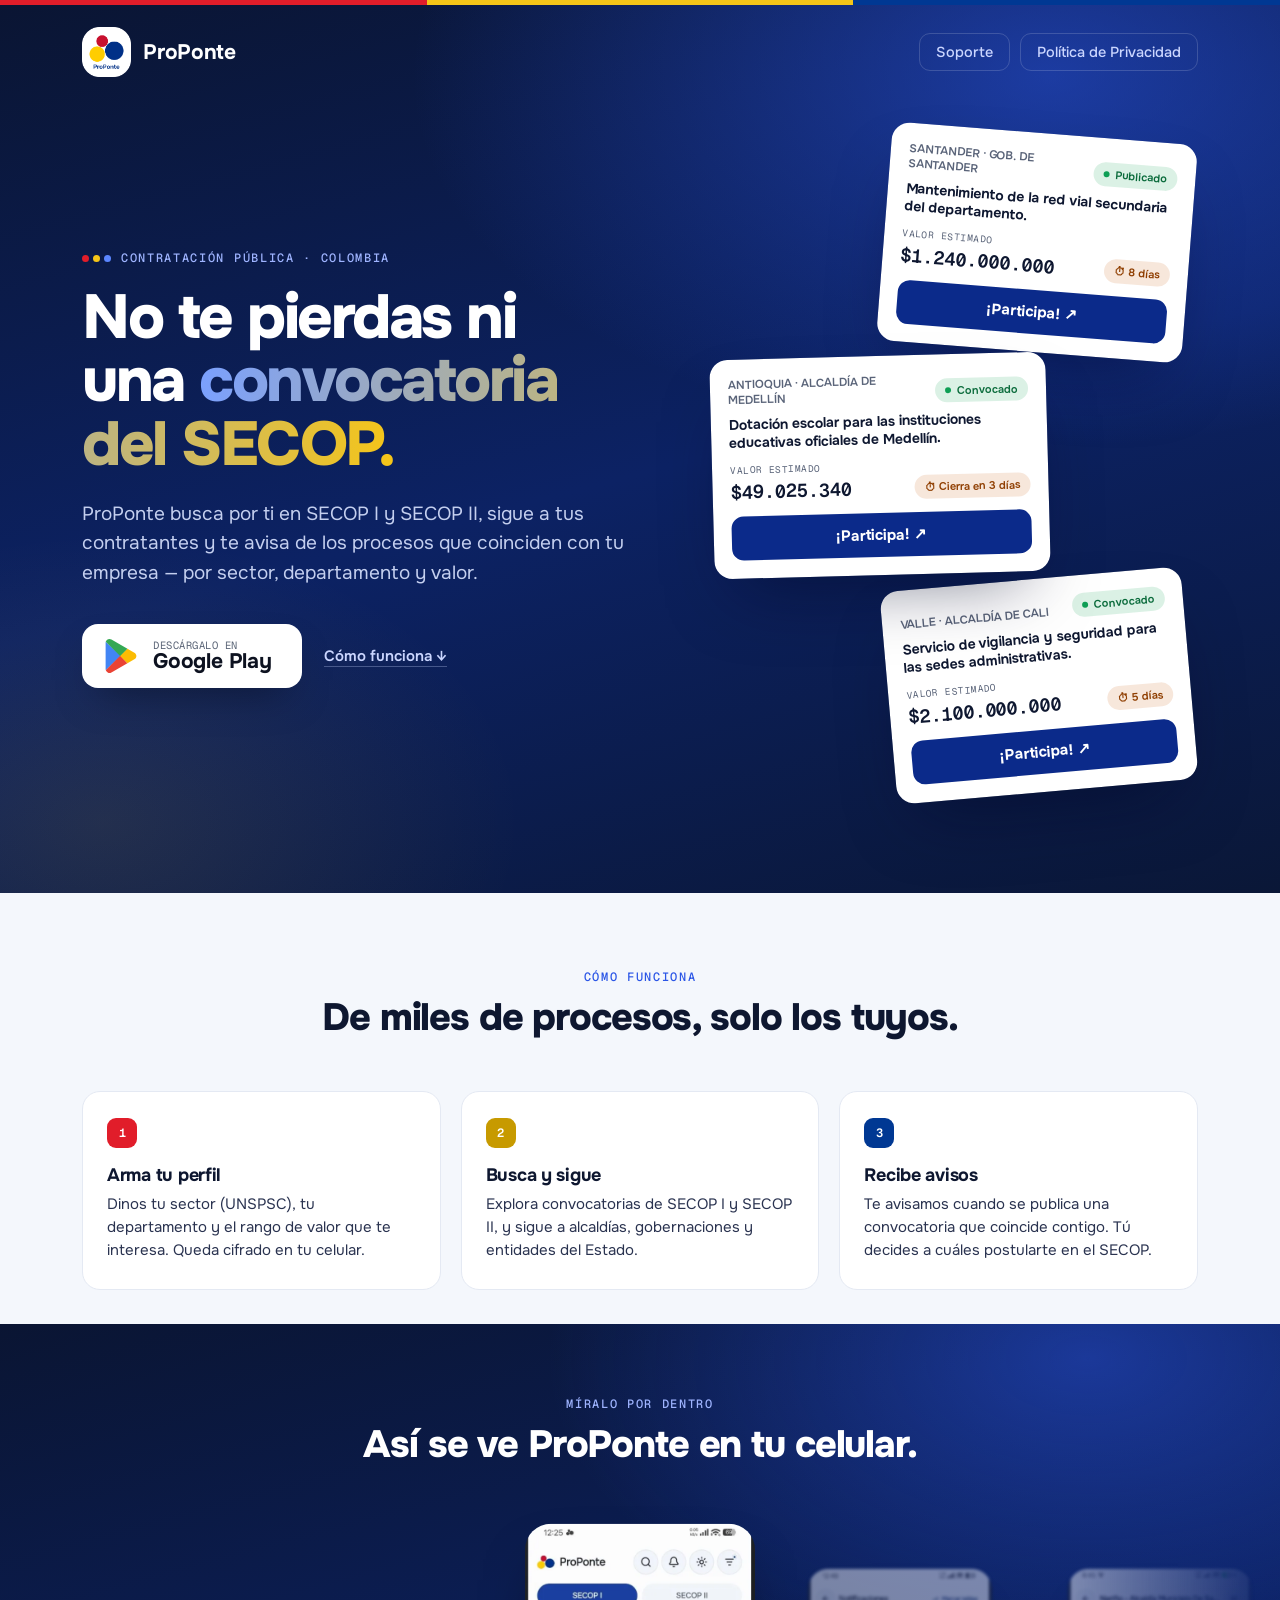
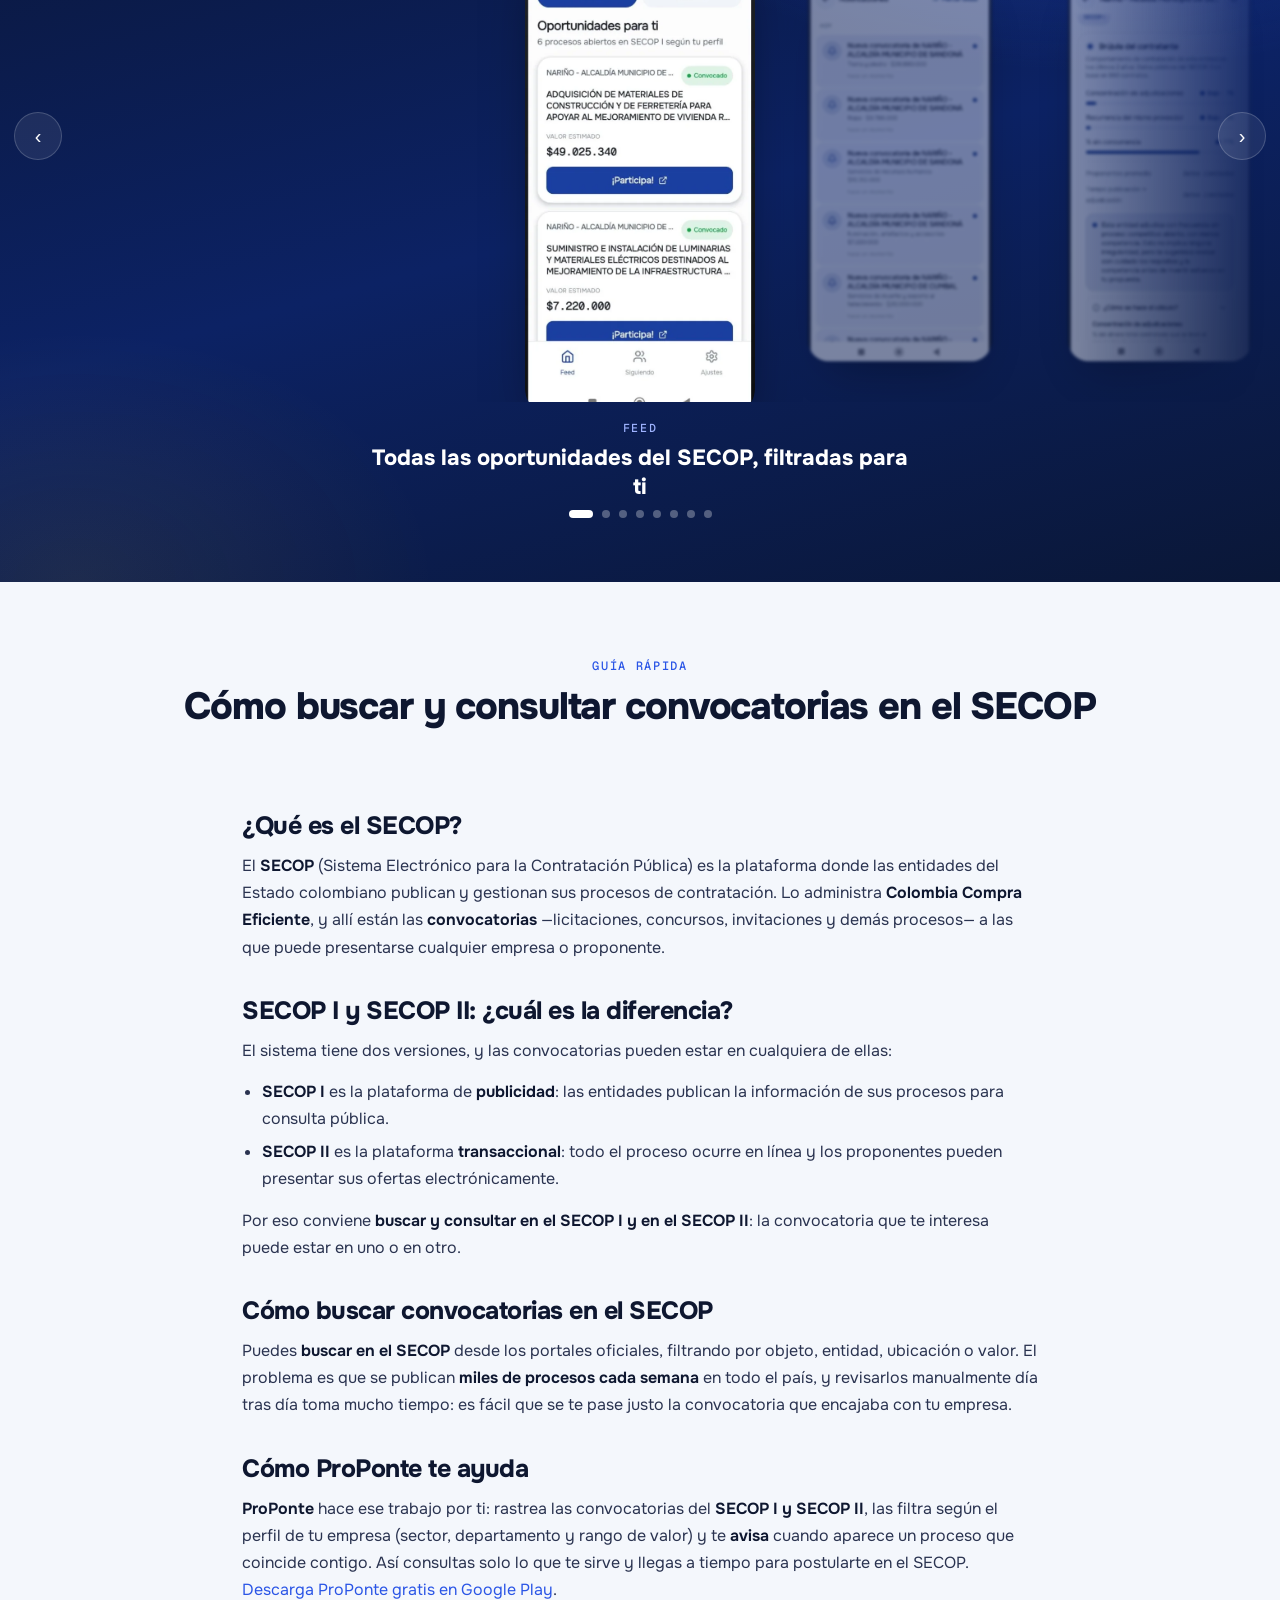
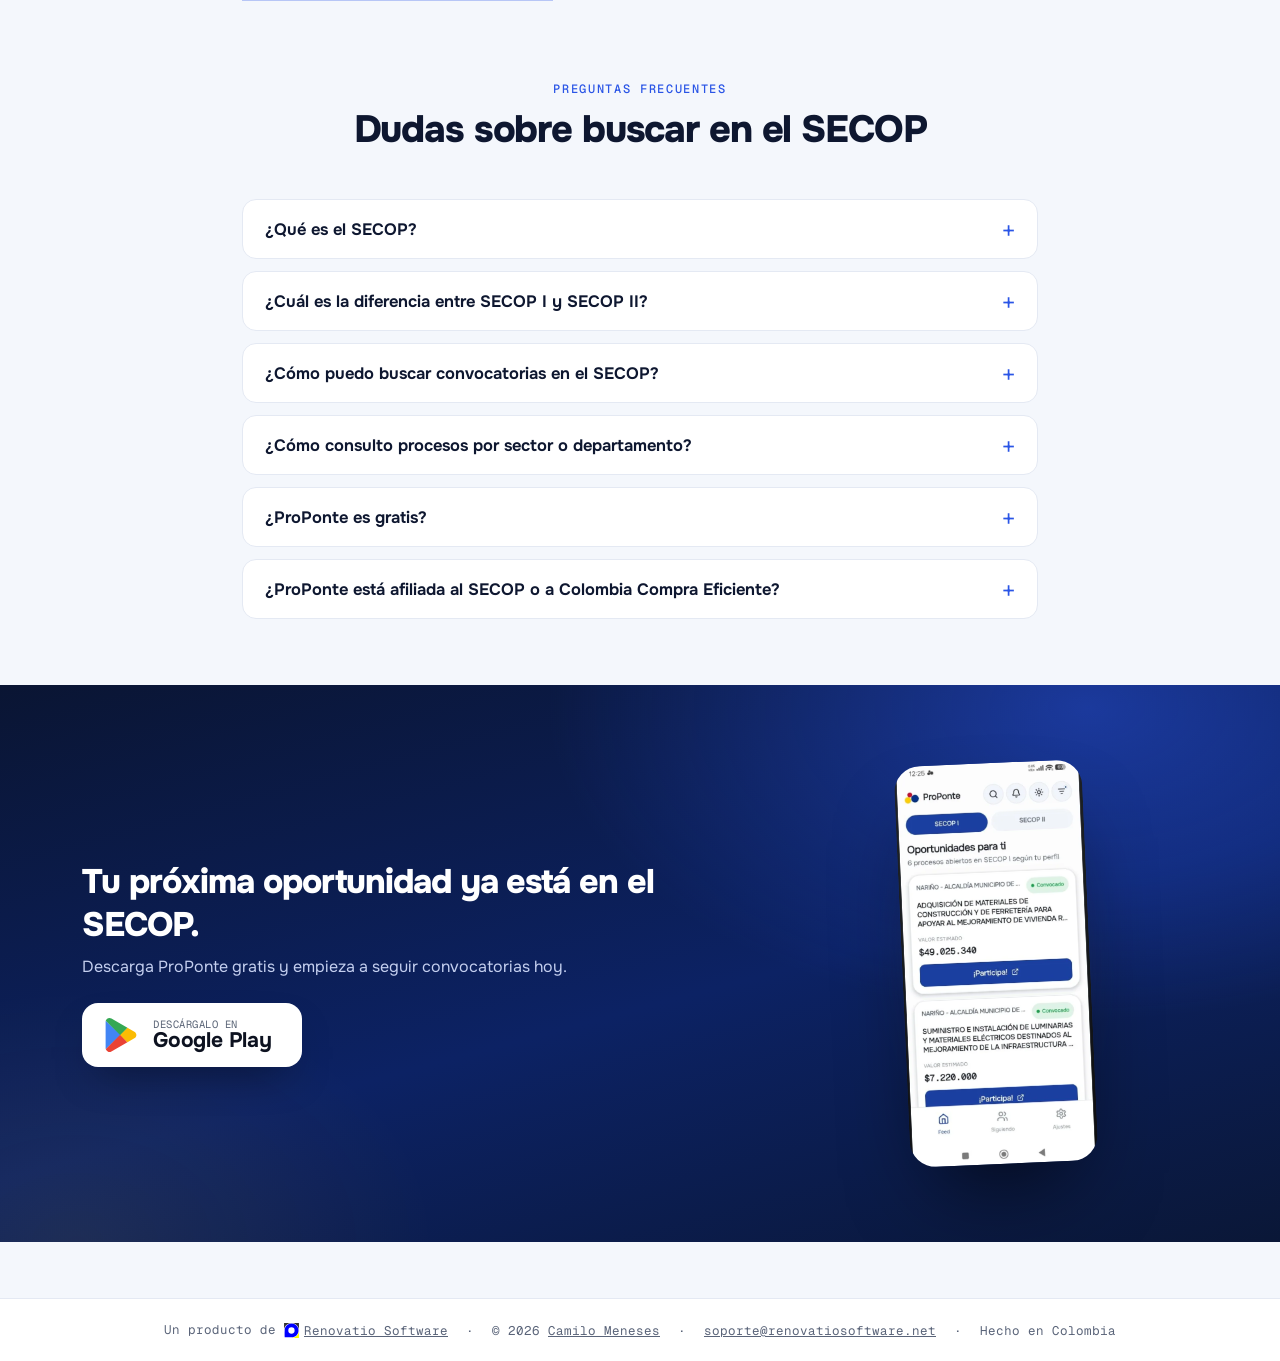
<file: proponte/index.html>
<!doctype html>
<html lang="es-CO">
<head>
<meta charset="utf-8">
<meta name="viewport" content="width=device-width, initial-scale=1">

<title>ProPonte — Encuentra convocatorias del SECOP para tu empresa</title>
<meta name="description" content="ProPonte es la app para buscar y seguir convocatorias del SECOP en Colombia. Recibe avisos de procesos de contratación pública (SECOP I y SECOP II) que coinciden con tu empresa por sector, departamento y valor.">
<link rel="canonical" href="https://renovatiosoftware.net/proponte/">
<meta name="keywords" content="SECOP, buscar en SECOP, convocatorias SECOP, contratación pública Colombia, SECOP I, SECOP II, procesos de contratación, licitaciones Colombia, oportunidades de contratación, proponente, ProPonte">
<meta name="theme-color" content="#081027">
<link rel="icon" href="logo.png">
<link rel="apple-touch-icon" href="logo.png">

<meta property="og:type" content="website">
<meta property="og:site_name" content="ProPonte">
<meta property="og:locale" content="es_CO">
<meta property="og:url" content="https://renovatiosoftware.net/proponte/">
<meta property="og:title" content="ProPonte — Encuentra convocatorias del SECOP para tu empresa">
<meta property="og:description" content="Busca y sigue convocatorias del SECOP (I y II). Recibe avisos de contratación pública que coinciden con tu empresa. Gratis, en tu celular.">
<meta property="og:image" content="https://renovatiosoftware.net/proponte/logo.png">
<meta name="twitter:card" content="summary">
<meta name="twitter:title" content="ProPonte — Convocatorias del SECOP para tu empresa">
<meta name="twitter:description" content="Busca y sigue convocatorias del SECOP. Recibe avisos de contratación pública que coinciden con tu empresa.">
<meta name="twitter:image" content="https://renovatiosoftware.net/proponte/logo.png">

<script type="application/ld+json">
{"@context":"https://schema.org","@graph":[
{"@type":"Person","@id":"https://renovatiosoftware.net/proponte/#org","name":"Camilo Meneses","url":"https://renovatiosoftware.net/proponte/","image":"https://renovatiosoftware.net/proponte/logo.png","email":"proponte@renovatiosoftware.net"},
{"@type":"MobileApplication","name":"ProPonte","operatingSystem":"Android","applicationCategory":"BusinessApplication","url":"https://renovatiosoftware.net/proponte/","image":"https://renovatiosoftware.net/proponte/logo.png","inLanguage":"es-CO","description":"App para buscar y seguir convocatorias del SECOP (I y II) en Colombia y recibir avisos de contratación pública que coinciden con tu empresa.","publisher":{"@id":"https://renovatiosoftware.net/proponte/#org"},"downloadUrl":"https://play.google.com/store/apps/details?id=co.renovatiosoftware.proponte","installUrl":"https://play.google.com/store/apps/details?id=co.renovatiosoftware.proponte","offers":{"@type":"Offer","price":"0","priceCurrency":"COP"}}
]}
</script>

<script type="application/ld+json">
{"@context":"https://schema.org","@type":"FAQPage","mainEntity":[
{"@type":"Question","name":"¿Qué es el SECOP?","acceptedAnswer":{"@type":"Answer","text":"El SECOP (Sistema Electrónico para la Contratación Pública) es la plataforma de Colombia Compra Eficiente donde las entidades del Estado colombiano publican y gestionan sus procesos de contratación pública. Allí se publican las convocatorias abiertas a empresas y proponentes."}},
{"@type":"Question","name":"¿Cuál es la diferencia entre SECOP I y SECOP II?","acceptedAnswer":{"@type":"Answer","text":"SECOP I es la plataforma de publicidad, donde las entidades publican la información de sus procesos para consulta. SECOP II es la plataforma transaccional, donde todo el proceso se hace en línea y los proponentes pueden presentar sus ofertas electrónicamente."}},
{"@type":"Question","name":"¿Cómo puedo buscar convocatorias en el SECOP?","acceptedAnswer":{"@type":"Answer","text":"Puedes buscar en el SECOP filtrando por objeto, entidad, departamento y valor en los portales oficiales. Como se publican miles de procesos, ProPonte te ayuda a filtrarlos por el perfil de tu empresa y te avisa de los que coinciden contigo, tanto en SECOP I como en SECOP II."}},
{"@type":"Question","name":"¿Cómo consulto procesos de contratación por sector o departamento?","acceptedAnswer":{"@type":"Answer","text":"En ProPonte defines tu sector (código UNSPSC), tu departamento y el rango de valor que te interesa, y la app te muestra y te notifica solo las convocatorias del SECOP que encajan con ese perfil."}},
{"@type":"Question","name":"¿ProPonte es gratis?","acceptedAnswer":{"@type":"Answer","text":"Sí. ProPonte es gratis y se financia con publicidad. Puedes descargarla en Google Play y empezar a seguir convocatorias del SECOP sin costo."}},
{"@type":"Question","name":"¿ProPonte está afiliada al SECOP o a Colombia Compra Eficiente?","acceptedAnswer":{"@type":"Answer","text":"No. ProPonte es una herramienta independiente, desarrollada por Camilo Meneses, que consulta información pública del SECOP. No está afiliada ni respaldada por Colombia Compra Eficiente ni por ninguna entidad del Estado."}}
]}
</script>

<style>
  @font-face{font-family:'Onest';font-style:normal;font-weight:400 800;font-display:swap;src:url(fonts/onest.woff2) format('woff2')}
  @font-face{font-family:'Geist Mono';font-style:normal;font-weight:400 600;font-display:swap;src:url(fonts/geistmono.woff2) format('woff2')}
  :root{
    --paper:#F4F7FC; --surface:#FFFFFF; --ink:#0E1730; --ink-2:#2A3350; --soft:#5A6479;
    --brand:#0B2A8A; --brand-2:#2A55E6; --line:#E4E9F3;
    --rojo:#E11D2A; --amarillo:#F5C518; --azul:#003893; --verde:#0E9F55;
    --mono:'Geist Mono',ui-monospace,"SF Mono",Menlo,Consolas,monospace;
    --sans:'Onest',-apple-system,BlinkMacSystemFont,"Segoe UI",Roboto,Arial,sans-serif;
  }
  *{box-sizing:border-box}
  html{-webkit-text-size-adjust:100%;scroll-behavior:smooth}
  body{margin:0;background:var(--paper);color:var(--ink);font-family:var(--sans);-webkit-font-smoothing:antialiased}
  .tri{height:5px;display:flex}.tri i{flex:1}
  .tri i:nth-child(1){background:var(--rojo)}.tri i:nth-child(2){background:var(--amarillo)}.tri i:nth-child(3){background:var(--azul)}

  /* ---------- HERO oscuro ---------- */
  .hero{position:relative;color:#fff;overflow:hidden;
    background:
      radial-gradient(1100px 640px at 82% 8%, rgba(42,85,230,.55), transparent 58%),
      radial-gradient(700px 480px at 8% 92%, rgba(245,197,24,.10), transparent 60%),
      linear-gradient(165deg,#0A1533 0%,#0C2264 52%,#0A1737 100%)}
  .nav{max-width:1180px;margin:0 auto;padding:22px 32px;display:flex;align-items:center;justify-content:space-between}
  .nav .lg{display:flex;align-items:center;gap:12px;text-decoration:none}
  .nav .lg img{height:50px;border-radius:13px;display:block}
  .nav .lg b{font-size:21px;font-weight:700;color:#fff;letter-spacing:-.015em}
  .nav .ghost{color:#cbd6ff;text-decoration:none;font-size:14.5px;font-weight:500;padding:9px 16px;border:1px solid rgba(255,255,255,.16);border-radius:11px}
  .nav .ghost:hover{background:rgba(255,255,255,.08)}

  .hwrap{max-width:1180px;margin:0 auto;padding:34px 32px 92px;display:grid;grid-template-columns:1.02fr .98fr;gap:40px;align-items:center}
  .eyebrow{font-family:var(--mono);font-size:12px;letter-spacing:.14em;text-transform:uppercase;color:#9fb4ff;font-weight:500;display:inline-flex;align-items:center;gap:10px;margin:0 0 20px}
  .eyebrow .dd{display:inline-flex;gap:4px}.eyebrow .dd i{width:7px;height:7px;border-radius:50%}
  .eyebrow .dd i:nth-child(1){background:var(--rojo)}.eyebrow .dd i:nth-child(2){background:var(--amarillo)}.eyebrow .dd i:nth-child(3){background:#5b86ff}
  h1{font-size:clamp(38px,5.6vw,62px);line-height:1.02;letter-spacing:-.04em;font-weight:800;margin:0;color:#fff}
  h1 .g{background:linear-gradient(92deg,#7aa0ff,#f5c518);-webkit-background-clip:text;background-clip:text;color:transparent}
  .lead{font-size:clamp(16px,1.7vw,19px);line-height:1.55;color:#c4cfef;max-width:46ch;margin:24px 0 0}
  .cta{margin-top:36px;display:flex;align-items:center;gap:22px;flex-wrap:wrap}
  .play{display:inline-flex;align-items:center;gap:15px;background:#fff;color:#0d1220;text-decoration:none;
    padding:15px 30px 15px 22px;border-radius:16px;box-shadow:0 18px 40px -18px rgba(0,0,0,.5);transition:transform .15s,box-shadow .15s}
  .play:hover{transform:translateY(-2px);box-shadow:0 24px 50px -20px rgba(0,0,0,.55)}
  .play img{width:34px;height:34px;display:block}
  .play .pl{display:flex;flex-direction:column;line-height:1.04;text-align:left}
  .play .pl small{font-family:var(--mono);font-size:10.5px;letter-spacing:.05em;text-transform:uppercase;color:#5b6577}
  .play .pl b{font-size:21px;font-weight:700;letter-spacing:-.01em}
  .how{color:#cbd6ff;text-decoration:none;font-size:15px;font-weight:600;border-bottom:1px solid rgba(203,214,255,.3)}
  .how:hover{color:#fff}

  /* stack de convocatorias flotantes */
  .stage{position:relative;height:668px}
  .cc{position:absolute;width:330px;background:#fff;color:var(--ink);border-radius:18px;padding:17px;text-align:left;
    box-shadow:0 34px 70px -28px rgba(2,8,40,.55);border:1px solid rgba(255,255,255,.6)}
  .cc .e{font-size:11.5px;font-weight:600;color:var(--soft)}
  .cc .o{font-size:14px;line-height:1.3;font-weight:650;color:var(--ink);margin:8px 0 12px}
  .cc .rr{display:flex;justify-content:space-between;align-items:flex-end;gap:10px;margin-bottom:13px}
  .cc .vl{font-family:var(--mono);font-size:9.5px;letter-spacing:.05em;text-transform:uppercase;color:var(--soft);margin:0 0 3px}
  .cc .v{font-family:var(--mono);font-size:18.5px;font-weight:600;color:var(--ink)}
  .bg{display:inline-flex;align-items:center;gap:6px;font-size:11px;font-weight:600;padding:5px 10px;border-radius:999px;white-space:nowrap}
  .bg.gn{background:rgba(14,159,85,.15);color:#0A6B3B}.bg.gn i{width:6px;height:6px;border-radius:50%;background:var(--verde)}
  .bg.or{background:rgba(194,84,0,.14);color:#8F3E00}
  .cc .b{display:flex;align-items:center;justify-content:center;gap:8px;background:var(--brand);color:#fff;font-size:15px;font-weight:700;padding:12px;border-radius:12px;text-decoration:none;cursor:pointer;transition:background .15s}
  .cc .b:hover{background:#0a2374}
  .c1{top:0;right:8px;transform:rotate(4.5deg);z-index:1;width:306px}
  .c2{top:446px;right:8px;transform:rotate(-5deg);z-index:2;width:302px}
  .c3{top:223px;right:150px;transform:rotate(-1.5deg);z-index:3;width:336px}

  /* ---------- secciones claras ---------- */
  .band{max-width:1180px;margin:0 auto;padding:76px 32px 40px;text-align:center}
  .band .k{font-family:var(--mono);font-size:12px;letter-spacing:.14em;text-transform:uppercase;color:var(--brand-2);font-weight:500;margin:0 0 12px}
  .band h2{font-size:clamp(26px,3.6vw,38px);line-height:1.1;letter-spacing:-.03em;font-weight:800;margin:0;color:var(--ink)}
  .steps{max-width:1180px;margin:0 auto;padding:12px 32px 20px;display:grid;grid-template-columns:repeat(3,1fr);gap:20px}
  .step{background:var(--surface);border:1px solid var(--line);border-radius:18px;padding:26px 24px}
  .step .n{font-family:var(--mono);font-size:12px;font-weight:600;color:#fff;background:var(--brand);width:30px;height:30px;
    border-radius:9px;display:flex;align-items:center;justify-content:center;margin-bottom:16px}
  .step:nth-child(1) .n{background:var(--rojo)}.step:nth-child(2) .n{background:#C79A00}.step:nth-child(3) .n{background:var(--azul)}
  .step h3{font-size:18px;letter-spacing:-.015em;font-weight:700;color:var(--ink);margin:0 0 7px}
  .step p{font-size:15px;line-height:1.55;color:var(--ink-2);margin:0}

  /* ---------- contenido / guía (SEO) ---------- */
  .article{max-width:860px;margin:0 auto;padding:8px 32px}
  .article h3{font-size:clamp(20px,2.4vw,25px);letter-spacing:-.02em;font-weight:750;color:var(--ink);margin:34px 0 10px}
  .article p{font-size:16px;line-height:1.7;color:var(--ink-2);margin:0 0 14px}
  .article ul{margin:0 0 14px;padding-left:20px;color:var(--ink-2);font-size:16px;line-height:1.7}
  .article li{margin:0 0 6px}
  .article strong{color:var(--ink);font-weight:650}
  .article a{color:var(--brand-2);text-decoration:none;border-bottom:1px solid rgba(42,85,230,.3)}
  .article a:hover{color:var(--brand)}

  /* ---------- FAQ ---------- */
  .faq{max-width:860px;margin:0 auto;padding:8px 32px 10px}
  .faq details{border:1px solid var(--line);border-radius:14px;background:var(--surface);margin:0 0 12px;overflow:hidden}
  .faq summary{list-style:none;cursor:pointer;padding:18px 22px;font-size:16.5px;font-weight:650;color:var(--ink);display:flex;justify-content:space-between;align-items:center;gap:14px}
  .faq summary::-webkit-details-marker{display:none}
  .faq summary::after{content:"+";font-family:var(--mono);font-size:22px;font-weight:400;color:var(--brand-2);transition:transform .2s;line-height:1}
  .faq details[open] summary::after{transform:rotate(45deg)}
  .faq .a{padding:0 22px 20px;font-size:15.5px;line-height:1.65;color:var(--ink-2)}
  .faq .a p{margin:0 0 10px}.faq .a p:last-child{margin:0}

  /* CTA final */
  .final{margin:44px 0 0;padding:78px 0;color:#fff;position:relative;overflow:hidden;
    background:
      radial-gradient(900px 520px at 85% 4%, rgba(42,85,230,.5), transparent 60%),
      radial-gradient(600px 420px at 6% 100%, rgba(245,197,24,.08), transparent 60%),
      linear-gradient(165deg,#0A1533 0%,#0C2264 55%,#0A1737 100%)}
  .fbox{text-align:center;color:#fff;position:relative}
  .fbox::after{content:none}
  .fbox h2{font-size:clamp(24px,3.4vw,34px);letter-spacing:-.03em;font-weight:800;margin:0 0 10px;position:relative}
  .fbox p{color:#c4cfef;margin:0 0 26px;font-size:16px;position:relative}
  .fbox .play{position:relative}

  footer{margin-top:56px;border-top:1px solid var(--line);background:var(--surface)}
  footer .in{max-width:1180px;margin:0 auto;padding:22px 32px;display:flex;flex-wrap:wrap;gap:8px 18px;align-items:center;justify-content:center;font-family:var(--mono);font-size:12.5px;color:var(--soft)}
  footer a{color:var(--soft)}footer a:hover{color:var(--brand-2)}
  a:focus-visible{outline:2px solid #7aa0ff;outline-offset:3px;border-radius:6px}

  /* ---------- marco de teléfono reutilizable ---------- */
  .device{border-radius:26px;box-shadow:0 30px 62px -26px rgba(0,0,0,.7);line-height:0}
  .device img{display:block;width:100%;height:auto;border-radius:26px}

  /* ---------- showcase: slider coverflow ---------- */
  .show{position:relative;color:#fff;overflow:hidden;margin-top:14px;
    background:
      radial-gradient(900px 520px at 85% 4%, rgba(42,85,230,.5), transparent 60%),
      radial-gradient(600px 420px at 6% 100%, rgba(245,197,24,.08), transparent 60%),
      linear-gradient(165deg,#0A1533 0%,#0C2264 55%,#0A1737 100%)}
  .show .shead{max-width:1180px;margin:0 auto;padding:72px 32px 4px;text-align:center}
  .show .k{font-family:var(--mono);font-size:12px;letter-spacing:.14em;text-transform:uppercase;color:#9fb4ff;font-weight:500;margin:0 0 12px}
  .show h2{font-size:clamp(26px,3.6vw,38px);line-height:1.1;letter-spacing:-.03em;font-weight:800;margin:0;color:#fff}

  .slider{position:relative;max-width:1320px;margin:0 auto}
  .viewport{overflow:hidden;padding:34px 0 8px;
    -webkit-mask-image:linear-gradient(90deg,transparent 0,#000 16%,#000 84%,transparent 100%);
    mask-image:linear-gradient(90deg,transparent 0,#000 16%,#000 84%,transparent 100%)}
  .track{display:flex;align-items:center;transition:transform .55s cubic-bezier(.22,.61,.36,1);will-change:transform}
  .slide{flex:0 0 auto;width:230px;margin:0 15px;opacity:.45;transition:opacity .55s,filter .55s}
  .slide .device{transform:scale(.8) translateY(var(--py,0));transition:transform .55s}
  .slide.on{opacity:1}
  .slide.on .device{transform:scale(1) translateY(var(--py,0))}
  .slide:not(.on){filter:saturate(.85) blur(1.4px)}
  .slider .nav{position:absolute;top:50%;transform:translateY(-50%);z-index:5;width:48px;height:48px;padding:0;flex:0 0 auto;box-sizing:border-box;border-radius:50%;
    border:1px solid rgba(255,255,255,.18);background:rgba(255,255,255,.08);color:#fff;font-size:20px;line-height:1;cursor:pointer;
    display:flex;align-items:center;justify-content:center;transition:background .15s,transform .15s}
  .slider .nav:hover{background:rgba(255,255,255,.2)}
  .slider .prev{left:14px}.slider .next{right:14px}
  .caps{position:relative;height:104px;max-width:600px;margin:2px auto 0;padding:0 24px}
  .cap{position:absolute;left:24px;right:24px;top:0;opacity:0;transform:translateY(12px);
    transition:opacity .5s,transform .5s;pointer-events:none;text-align:center}
  .cap.on{opacity:1;transform:none}
  .cap b{display:block;font-family:var(--mono);font-size:11.5px;letter-spacing:.14em;text-transform:uppercase;color:#9fb4ff;font-weight:500;margin:0 0 9px}
  .cap span{font-size:clamp(17px,2.3vw,22px);line-height:1.3;font-weight:750;color:#fff}
  .dots{display:flex;gap:9px;justify-content:center;margin-top:2px;padding-bottom:64px}
  .dots button{width:8px;height:8px;border-radius:99px;border:0;background:rgba(255,255,255,.3);cursor:pointer;padding:0;transition:background .2s,width .2s}
  .dots button.on{background:#fff;width:24px}

  /* teléfono destacado en el CTA final */
  .fbox.two{max-width:1180px;margin:0 auto;padding:0 32px;display:grid;grid-template-columns:1.25fr .75fr;gap:24px 40px;align-items:center;text-align:left}
  .fbox.two .ftxt{position:relative;z-index:2}
  .fbox.two .ph{position:relative;z-index:2;justify-self:center;width:188px;transform:rotate(-2.5deg)}
  .fbox.two .ph::before{content:"";position:absolute;inset:-52px -38px;z-index:-1;
    background:radial-gradient(closest-side,rgba(122,160,255,.42),transparent 72%);filter:blur(18px);pointer-events:none}
  .fbox.two .ph .device{box-shadow:0 44px 88px -32px rgba(0,0,0,.75)}

  @media (max-width:900px){
    .hwrap{grid-template-columns:1fr;gap:20px;padding-bottom:56px;text-align:center}
    .eyebrow,.cta{justify-content:center}.lead{margin-left:auto;margin-right:auto}
    .stage{height:auto;display:flex;justify-content:center;margin-top:14px}
    .cc{position:static;transform:none!important;opacity:1!important;width:100%;max-width:340px}
    .c1,.c2{display:none}
    .steps{grid-template-columns:1fr;max-width:440px}
    .fbox.two{grid-template-columns:1fr;text-align:center;gap:26px}
    .fbox.two .ph{width:198px}
    .slide{width:208px;margin:0 11px}
    .slider .nav{width:42px;height:42px}
    .slider .prev{left:4px}.slider .next{right:4px}
  }
  @media (max-width:520px){.nav,.hwrap,.band,.steps,.article,.faq,.final,footer .in{padding-left:20px;padding-right:20px}.nav .lg b{display:none}}
</style>
</head>
<body>
<div class="tri" aria-hidden="true"><i></i><i></i><i></i></div>

<section class="hero">
  <nav class="nav">
    <a class="lg" href="./" aria-label="ProPonte — inicio"><img src="logo.png" alt=""><b>ProPonte</b></a>
    <span style="display:flex;gap:10px;align-items:center">
      <a class="ghost" href="soporte/">Soporte</a>
      <a class="ghost" href="politica/">Política de Privacidad</a>
    </span>
  </nav>

  <div class="hwrap">
    <div>
      <p class="eyebrow"><span class="dd"><i></i><i></i><i></i></span> Contratación pública · Colombia</p>
      <h1>No te pierdas ni una <span class="g">convocatoria del SECOP.</span></h1>
      <p class="lead">ProPonte busca por ti en SECOP I y SECOP II, sigue a tus contratantes y te avisa de los procesos que coinciden con tu empresa — por sector, departamento y valor.</p>
      <div class="cta">
        <a class="play" href="https://play.google.com/store/apps/details?id=co.renovatiosoftware.proponte" rel="noopener">
          <img src="gplay.svg" alt=""><span class="pl"><small>Descárgalo en</small><b>Google Play</b></span>
        </a>
        <a class="how" href="#como">Cómo funciona ↓</a>
      </div>
    </div>

    <div class="stage" aria-hidden="true">
      <article class="cc c1">
        <div class="rr" style="margin-bottom:0"><span class="e">SANTANDER · GOB. DE SANTANDER</span><span class="bg gn"><i></i>Publicado</span></div>
        <p class="o">Mantenimiento de la red vial secundaria del departamento.</p>
        <div class="rr"><div><div class="vl">Valor estimado</div><div class="v">$1.240.000.000</div></div><span class="bg or">⏱ 8 días</span></div>
        <a class="b" href="https://play.google.com/store/apps/details?id=co.renovatiosoftware.proponte" rel="noopener" tabindex="-1">¡Participa! ↗</a>
      </article>
      <article class="cc c2">
        <div class="rr" style="margin-bottom:0"><span class="e">VALLE · ALCALDÍA DE CALI</span><span class="bg gn"><i></i>Convocado</span></div>
        <p class="o">Servicio de vigilancia y seguridad para las sedes administrativas.</p>
        <div class="rr"><div><div class="vl">Valor estimado</div><div class="v">$2.100.000.000</div></div><span class="bg or">⏱ 5 días</span></div>
        <a class="b" href="https://play.google.com/store/apps/details?id=co.renovatiosoftware.proponte" rel="noopener" tabindex="-1">¡Participa! ↗</a>
      </article>
      <article class="cc c3">
        <div class="rr" style="margin-bottom:0"><span class="e">ANTIOQUIA · ALCALDÍA DE MEDELLÍN</span><span class="bg gn"><i></i>Convocado</span></div>
        <p class="o">Dotación escolar para las instituciones educativas oficiales de Medellín.</p>
        <div class="rr"><div><div class="vl">Valor estimado</div><div class="v">$49.025.340</div></div><span class="bg or">⏱ Cierra en 3 días</span></div>
        <a class="b" href="https://play.google.com/store/apps/details?id=co.renovatiosoftware.proponte" rel="noopener" tabindex="-1">¡Participa! ↗</a>
      </article>
    </div>
  </div>
</section>

<main>
  <section class="band" id="como">
    <p class="k">Cómo funciona</p>
    <h2>De miles de procesos, solo los tuyos.</h2>
  </section>
  <section class="steps">
    <article class="step"><div class="n">1</div><h3>Arma tu perfil</h3><p>Dinos tu sector (UNSPSC), tu departamento y el rango de valor que te interesa. Queda cifrado en tu celular.</p></article>
    <article class="step"><div class="n">2</div><h3>Busca y sigue</h3><p>Explora convocatorias de SECOP I y SECOP II, y sigue a alcaldías, gobernaciones y entidades del Estado.</p></article>
    <article class="step"><div class="n">3</div><h3>Recibe avisos</h3><p>Te avisamos cuando se publica una convocatoria que coincide contigo. Tú decides a cuáles postularte en el SECOP.</p></article>
  </section>

  <section class="show" id="pantallas" aria-label="Pantallas de la app ProPonte">
    <div class="shead">
      <p class="k">Míralo por dentro</p>
      <h2>Así se ve ProPonte en tu celular.</h2>
    </div>
    <div class="slider" data-slider>
      <button class="nav prev" type="button" aria-label="Pantalla anterior">&#8249;</button>
      <div class="viewport">
        <div class="track">
          <figure class="slide"><div class="device"><img src="screens/s1.webp" width="560" height="1195" loading="lazy" alt="Feed de oportunidades del SECOP filtradas a tu perfil"></div></figure>
          <figure class="slide"><div class="device"><img src="screens/s2.webp" width="560" height="1195" loading="lazy" alt="Alertas de nuevas convocatorias del SECOP"></div></figure>
          <figure class="slide"><div class="device"><img src="screens/s3.webp" width="560" height="1195" loading="lazy" alt="Análisis de una entidad contratante en ProPonte"></div></figure>
          <figure class="slide"><div class="device"><img src="screens/s4.webp" width="560" height="1195" loading="lazy" alt="Detalle de una convocatoria con valor y fecha de cierre"></div></figure>
          <figure class="slide"><div class="device"><img src="screens/s5.webp" width="560" height="1195" loading="lazy" alt="Entidades del Estado que sigues en ProPonte"></div></figure>
          <figure class="slide"><div class="device"><img src="screens/s6.webp" width="560" height="1195" loading="lazy" alt="Ficha pública de una entidad contratante"></div></figure>
          <figure class="slide"><div class="device"><img src="screens/s7.webp" width="560" height="1195" loading="lazy" alt="Convocatorias guardadas para revisar después"></div></figure>
          <figure class="slide"><div class="device"><img src="screens/s8.webp" width="560" height="1195" loading="lazy" alt="Novedades de los procesos que sigues"></div></figure>
        </div>
      </div>
      <button class="nav next" type="button" aria-label="Pantalla siguiente">&#8250;</button>
    </div>
    <div class="caps" aria-live="polite">
      <p class="cap"><b>Feed</b><span>Todas las oportunidades del SECOP, filtradas para ti</span></p>
      <p class="cap"><b>Alertas</b><span>Entérate al instante de cada nueva convocatoria</span></p>
      <p class="cap"><b>Análisis</b><span>Analiza a cada entidad antes de proponer</span></p>
      <p class="cap"><b>Cierres</b><span>No te pierdas los procesos que están por cerrar</span></p>
      <p class="cap"><b>Seguimiento</b><span>Sigue a las entidades que te interesan</span></p>
      <p class="cap"><b>Entidad</b><span>Consulta la ficha pública de cada contratante</span></p>
      <p class="cap"><b>Guardadas</b><span>Guarda las convocatorias que quieres revisar después</span></p>
      <p class="cap"><b>Novedades</b><span>Recibe las novedades de tus procesos seguidos</span></p>
    </div>
    <div class="dots" role="tablist" aria-label="Ir a una pantalla">
      <button type="button" aria-label="Pantalla 1"></button>
      <button type="button" aria-label="Pantalla 2"></button>
      <button type="button" aria-label="Pantalla 3"></button>
      <button type="button" aria-label="Pantalla 4"></button>
      <button type="button" aria-label="Pantalla 5"></button>
      <button type="button" aria-label="Pantalla 6"></button>
      <button type="button" aria-label="Pantalla 7"></button>
      <button type="button" aria-label="Pantalla 8"></button>
    </div>
  </section>

  <section class="band" id="guia">
    <p class="k">Guía rápida</p>
    <h2>Cómo buscar y consultar convocatorias en el SECOP</h2>
  </section>
  <article class="article">
    <h3>¿Qué es el SECOP?</h3>
    <p>El <strong>SECOP</strong> (Sistema Electrónico para la Contratación Pública) es la plataforma donde las entidades del Estado colombiano publican y gestionan sus procesos de contratación. Lo administra <strong>Colombia Compra Eficiente</strong>, y allí están las <strong>convocatorias</strong> —licitaciones, concursos, invitaciones y demás procesos— a las que puede presentarse cualquier empresa o proponente.</p>

    <h3>SECOP I y SECOP II: ¿cuál es la diferencia?</h3>
    <p>El sistema tiene dos versiones, y las convocatorias pueden estar en cualquiera de ellas:</p>
    <ul>
      <li><strong>SECOP I</strong> es la plataforma de <strong>publicidad</strong>: las entidades publican la información de sus procesos para consulta pública.</li>
      <li><strong>SECOP II</strong> es la plataforma <strong>transaccional</strong>: todo el proceso ocurre en línea y los proponentes pueden presentar sus ofertas electrónicamente.</li>
    </ul>
    <p>Por eso conviene <strong>buscar y consultar en el SECOP I y en el SECOP II</strong>: la convocatoria que te interesa puede estar en uno o en otro.</p>

    <h3>Cómo buscar convocatorias en el SECOP</h3>
    <p>Puedes <strong>buscar en el SECOP</strong> desde los portales oficiales, filtrando por objeto, entidad, ubicación o valor. El problema es que se publican <strong>miles de procesos cada semana</strong> en todo el país, y revisarlos manualmente día tras día toma mucho tiempo: es fácil que se te pase justo la convocatoria que encajaba con tu empresa.</p>

    <h3>Cómo ProPonte te ayuda</h3>
    <p><strong>ProPonte</strong> hace ese trabajo por ti: rastrea las convocatorias del <strong>SECOP I y SECOP II</strong>, las filtra según el perfil de tu empresa (sector, departamento y rango de valor) y te <strong>avisa</strong> cuando aparece un proceso que coincide contigo. Así consultas solo lo que te sirve y llegas a tiempo para postularte en el SECOP. <a href="https://play.google.com/store/apps/details?id=co.renovatiosoftware.proponte" rel="noopener">Descarga ProPonte gratis en Google Play</a>.</p>
  </article>

  <section class="band" id="faq" style="padding-top:56px">
    <p class="k">Preguntas frecuentes</p>
    <h2>Dudas sobre buscar en el SECOP</h2>
  </section>
  <div class="faq">
    <details><summary>¿Qué es el SECOP?</summary><div class="a"><p>El SECOP (Sistema Electrónico para la Contratación Pública) es la plataforma de Colombia Compra Eficiente donde las entidades del Estado publican y gestionan sus procesos de contratación pública. Allí se publican las convocatorias abiertas a empresas y proponentes.</p></div></details>
    <details><summary>¿Cuál es la diferencia entre SECOP I y SECOP II?</summary><div class="a"><p>SECOP I es la plataforma de publicidad, donde las entidades publican la información de sus procesos para consulta. SECOP II es la plataforma transaccional, donde todo el proceso se hace en línea y los proponentes pueden presentar sus ofertas electrónicamente.</p></div></details>
    <details><summary>¿Cómo puedo buscar convocatorias en el SECOP?</summary><div class="a"><p>Puedes buscar en el SECOP filtrando por objeto, entidad, departamento y valor en los portales oficiales. Como se publican miles de procesos, ProPonte te ayuda a filtrarlos por el perfil de tu empresa y te avisa de los que coinciden contigo, en SECOP I y SECOP II.</p></div></details>
    <details><summary>¿Cómo consulto procesos por sector o departamento?</summary><div class="a"><p>En ProPonte defines tu sector (código UNSPSC), tu departamento y el rango de valor que te interesa, y la app te muestra y te notifica solo las convocatorias que encajan con ese perfil.</p></div></details>
    <details><summary>¿ProPonte es gratis?</summary><div class="a"><p>Sí. ProPonte es gratis y se financia con publicidad. Puedes descargarla en Google Play y empezar a seguir convocatorias del SECOP sin costo.</p></div></details>
    <details><summary>¿ProPonte está afiliada al SECOP o a Colombia Compra Eficiente?</summary><div class="a"><p>No. ProPonte es una herramienta independiente, desarrollada por Camilo Meneses, que consulta información pública del SECOP. No está afiliada ni respaldada por Colombia Compra Eficiente ni por ninguna entidad del Estado.</p></div></details>
  </div>

  <section class="final">
    <div class="fbox two">
      <div class="ftxt">
        <h2>Tu próxima oportunidad ya está en el SECOP.</h2>
        <p>Descarga ProPonte gratis y empieza a seguir convocatorias hoy.</p>
        <a class="play" href="https://play.google.com/store/apps/details?id=co.renovatiosoftware.proponte" rel="noopener">
          <img src="gplay.svg" alt=""><span class="pl"><small>Descárgalo en</small><b>Google Play</b></span>
        </a>
      </div>
      <div class="ph"><div class="device"><img src="screens/s1.webp" width="560" height="1195" loading="lazy" alt="Feed de ProPonte con oportunidades del SECOP filtradas a tu empresa"></div></div>
    </div>
  </section>
</main>

<footer><div class="in"><span>Un producto de <a href="../" style="display:inline-flex;align-items:center;gap:5px;vertical-align:middle"><img src="../assets/renovatio_icon.svg" alt="" style="height:15px;width:15px;display:block" />Renovatio Software</a></span><span>·</span><span>© 2026 <a href="https://www.linkedin.com/in/camilo-meneses/" target="_blank" rel="noopener">Camilo Meneses</a></span><span>·</span><a href="mailto:soporte@renovatiosoftware.net">soporte@renovatiosoftware.net</a><span>·</span><span>Hecho en Colombia</span></div></footer>

<script>
(function(){
  var root=document.querySelector('[data-slider]');
  if(!root) return;
  var vp=root.querySelector('.viewport');
  var track=root.querySelector('.track');
  var slides=[].slice.call(root.querySelectorAll('.slide'));
  var caps=[].slice.call(document.querySelectorAll('.caps .cap'));
  var dots=[].slice.call(document.querySelectorAll('.dots button'));
  var i=0, n=slides.length, timer=null;
  var reduce=window.matchMedia&&window.matchMedia('(prefers-reduced-motion: reduce)').matches;

  function render(){
    var s=slides[i];
    var off=vp.clientWidth/2-(s.offsetLeft+s.offsetWidth/2);
    track.style.transform='translateX('+off+'px)';
    for(var x=0;x<n;x++){
      slides[x].classList.toggle('on',x===i);
      if(caps[x]) caps[x].classList.toggle('on',x===i);
      if(dots[x]){dots[x].classList.toggle('on',x===i);dots[x].setAttribute('aria-selected',x===i?'true':'false');}
    }
  }
  function go(k){ i=(k%n+n)%n; render(); }
  function next(){ go(i+1); } function prev(){ go(i-1); }
  function play(){ if(reduce) return; timer=window.setInterval(next,4200); }
  function reset(){ if(timer) clearInterval(timer); play(); }

  root.querySelector('.next').addEventListener('click',function(){ next(); reset(); });
  root.querySelector('.prev').addEventListener('click',function(){ prev(); reset(); });
  dots.forEach(function(d,x){ d.addEventListener('click',function(){ go(x); reset(); }); });
  slides.forEach(function(s,x){ s.addEventListener('click',function(){ if(x!==i){ go(x); reset(); } }); });

  var x0=null;
  root.addEventListener('touchstart',function(e){ x0=e.touches[0].clientX; },{passive:true});
  root.addEventListener('touchend',function(e){
    if(x0===null) return;
    var dx=e.changedTouches[0].clientX-x0;
    if(Math.abs(dx)>40){ dx<0?next():prev(); reset(); }
    x0=null;
  },{passive:true});

  root.addEventListener('mouseenter',function(){ if(timer) clearInterval(timer); });
  root.addEventListener('mouseleave',reset);
  var t;
  window.addEventListener('resize',function(){ clearTimeout(t); t=setTimeout(render,120); });

  render(); play();

  if(!reduce){
    var show=document.querySelector('.show');
    var tick=false;
    window.addEventListener('scroll',function(){
      if(tick) return; tick=true;
      window.requestAnimationFrame(function(){
        var r=show.getBoundingClientRect();
        var p=(window.innerHeight-r.top)/(window.innerHeight+r.height);
        track.style.setProperty('--py',((p-0.5)*-28).toFixed(1)+'px');
        tick=false;
      });
    },{passive:true});
  }
})();
</script>
<style>img{-webkit-user-drag:none;-khtml-user-drag:none;-moz-user-drag:none;-o-user-drag:none;user-drag:none;-webkit-user-select:none;-moz-user-select:none;user-select:none;-webkit-touch-callout:none}</style>
<script>
(function(){
  function block(e){ if(e.target && e.target.tagName === 'IMG'){ e.preventDefault(); return false; } }
  document.addEventListener('contextmenu', block);
  document.addEventListener('dragstart', block);
})();
</script>
</body>
</html>
</file>
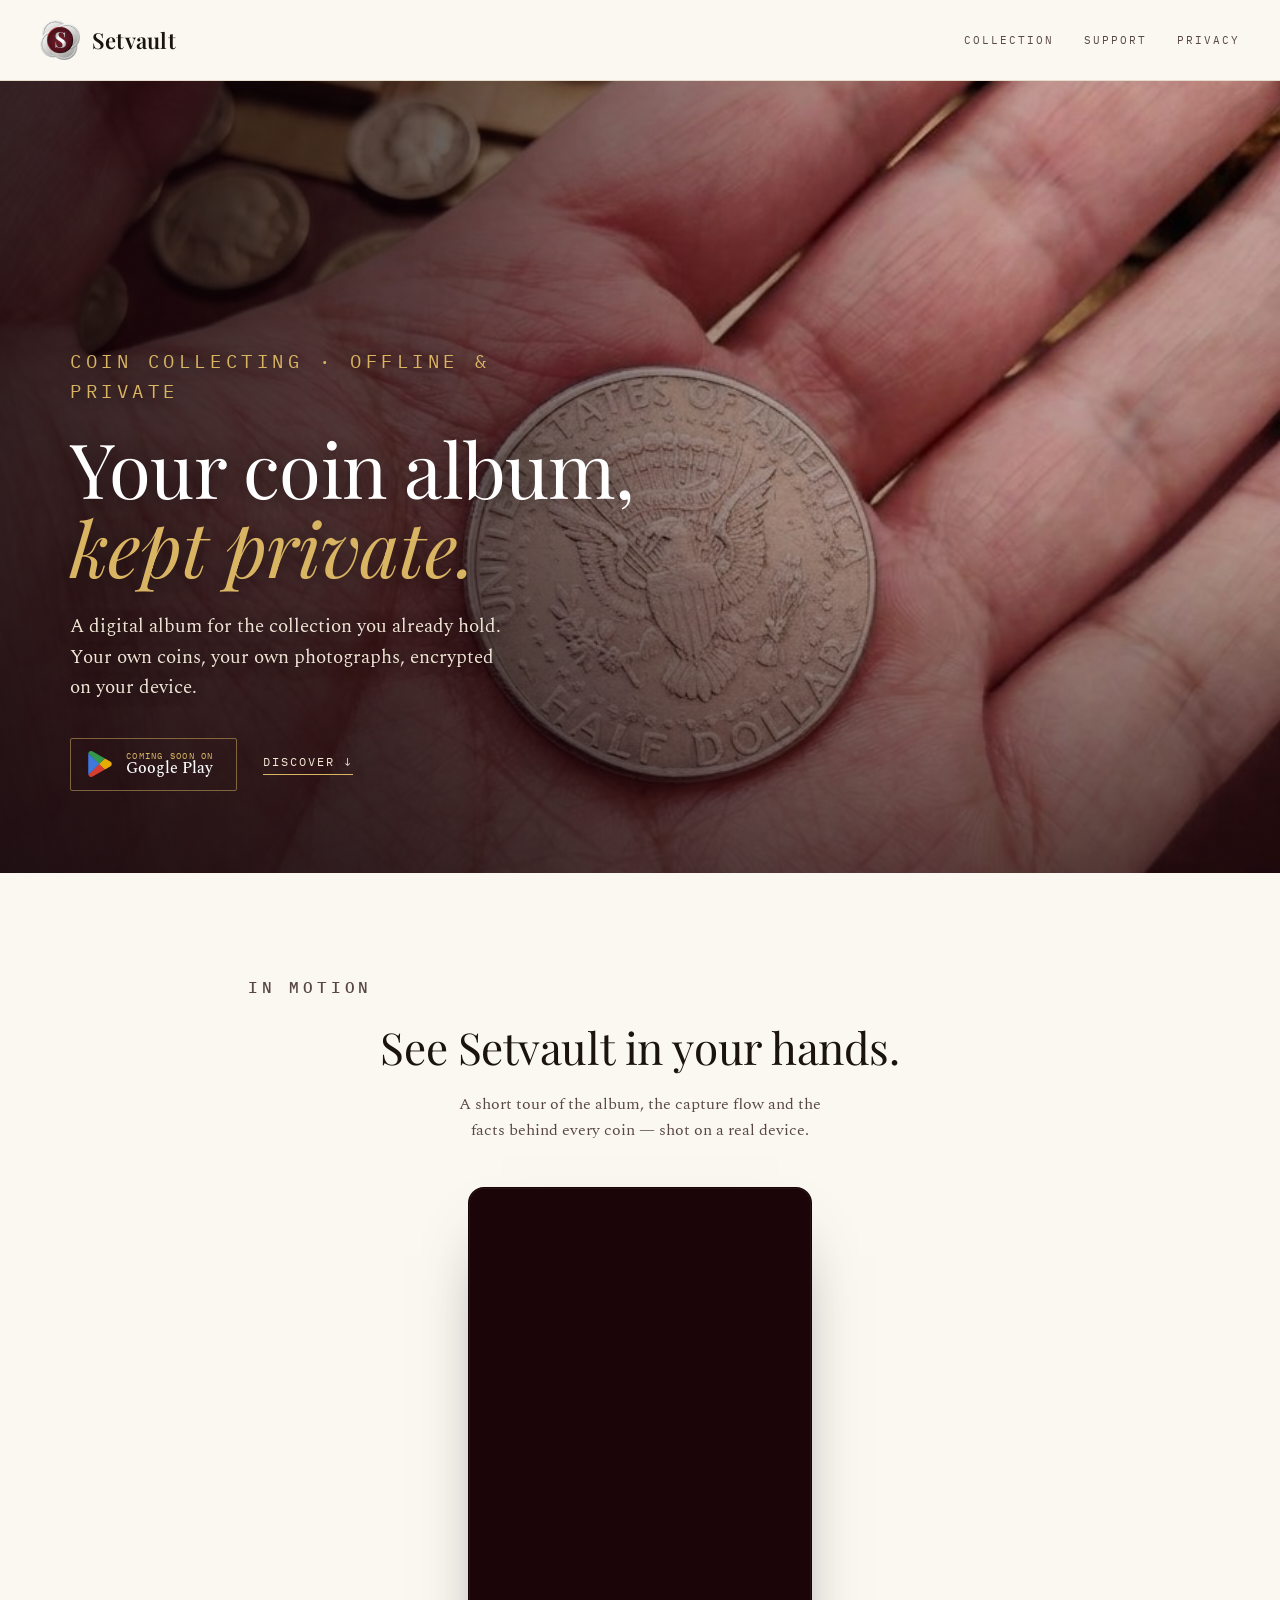
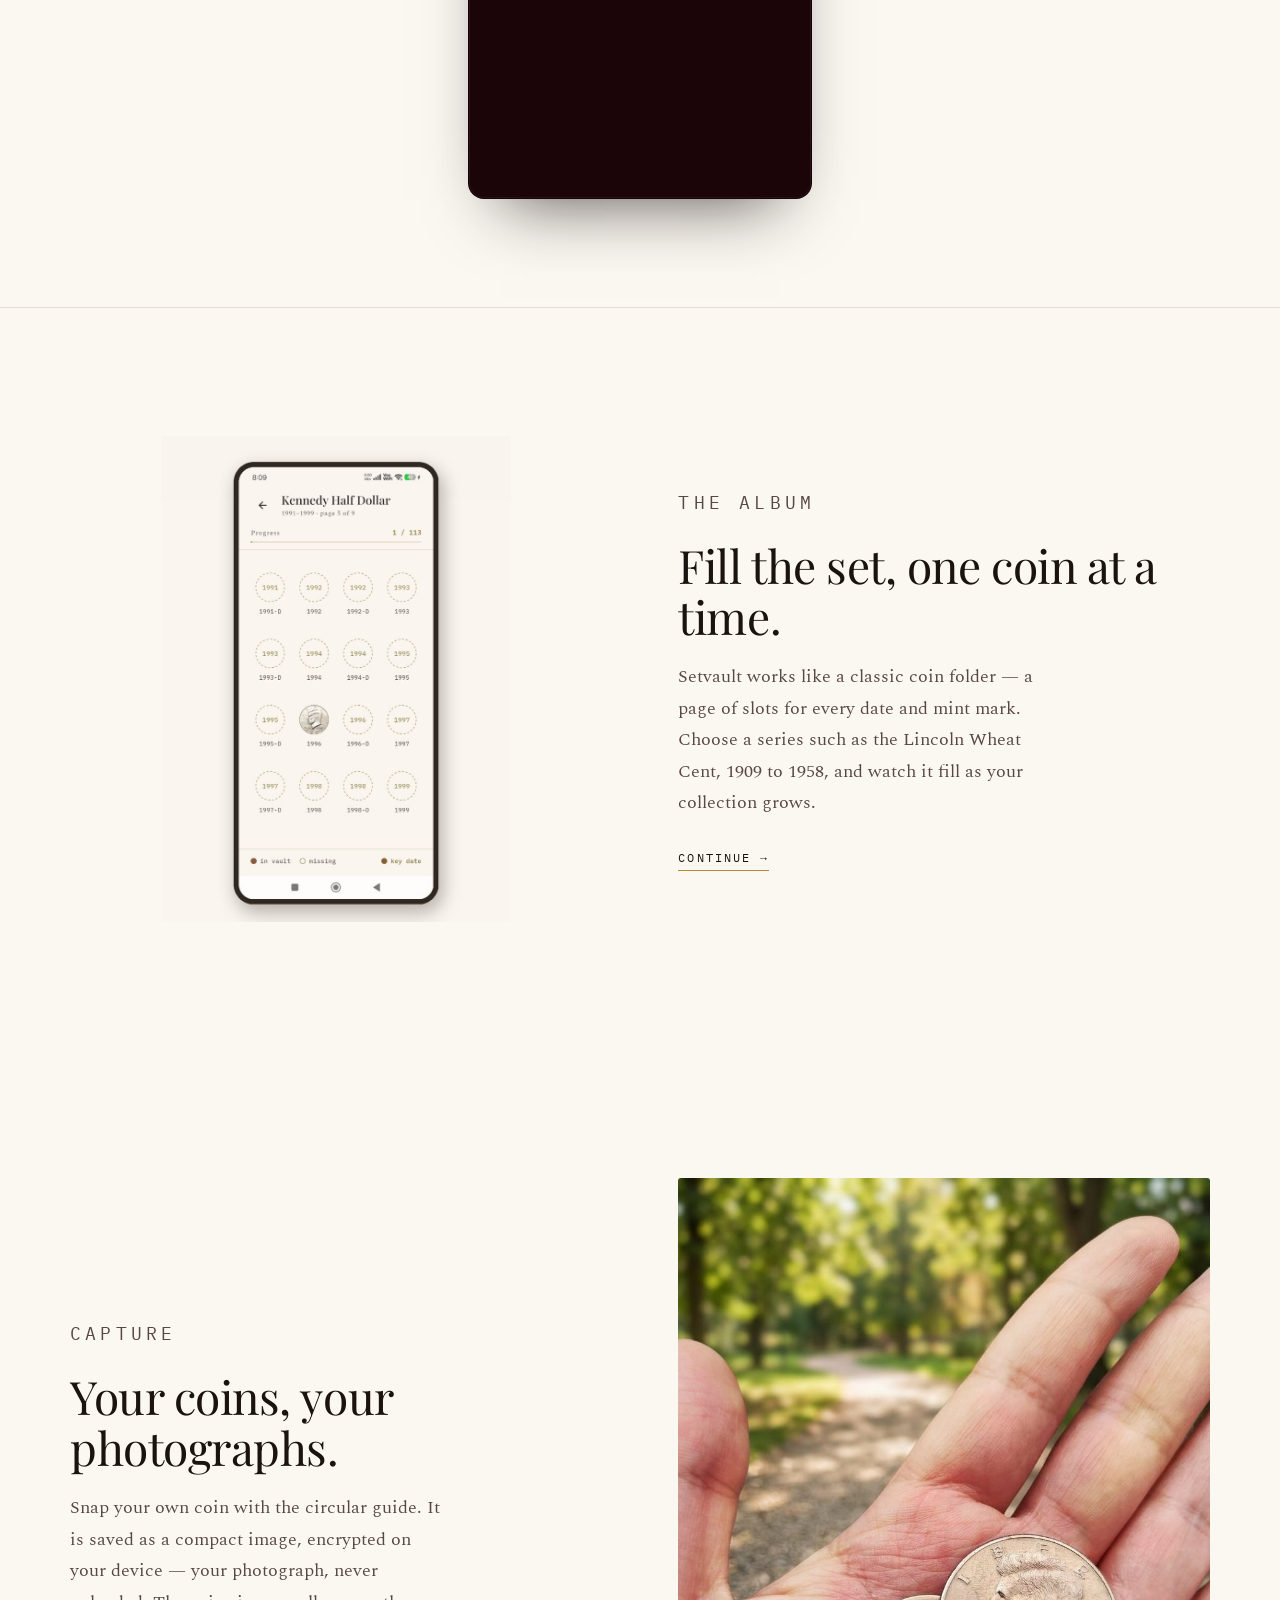
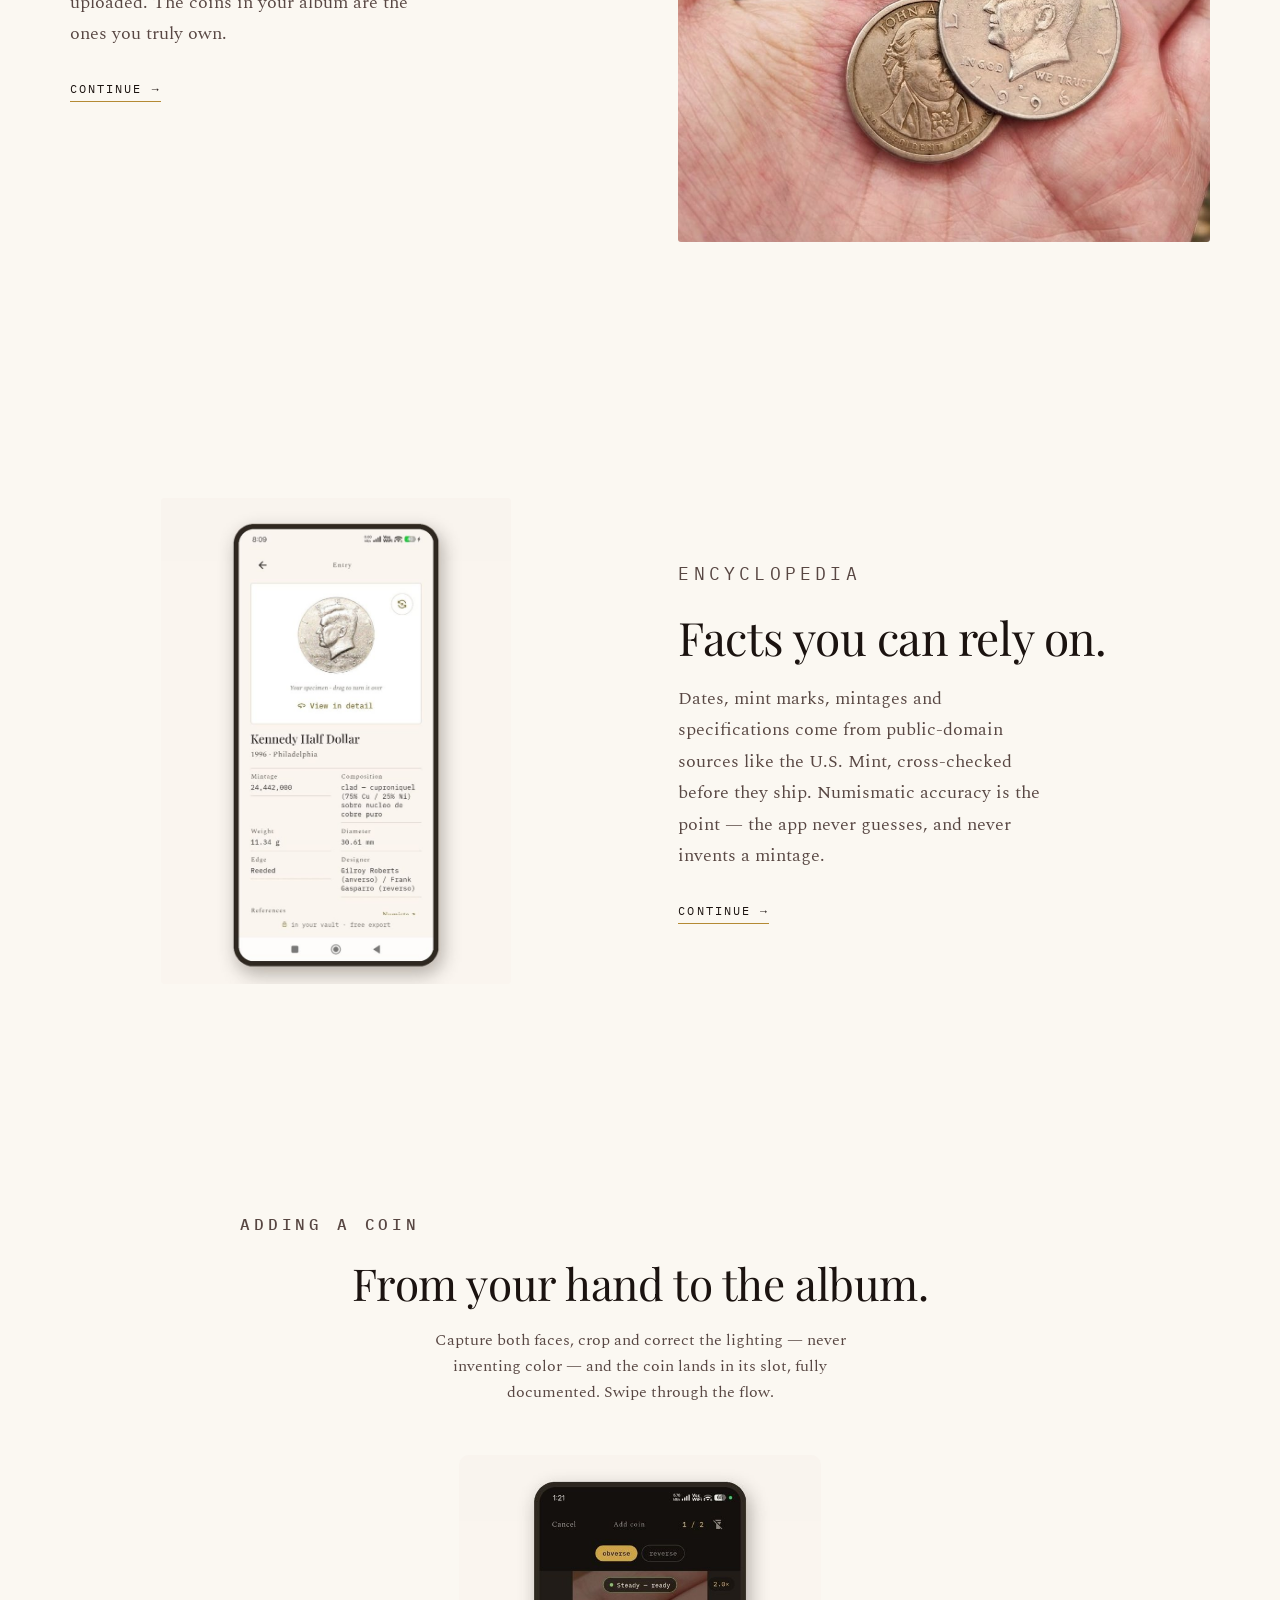
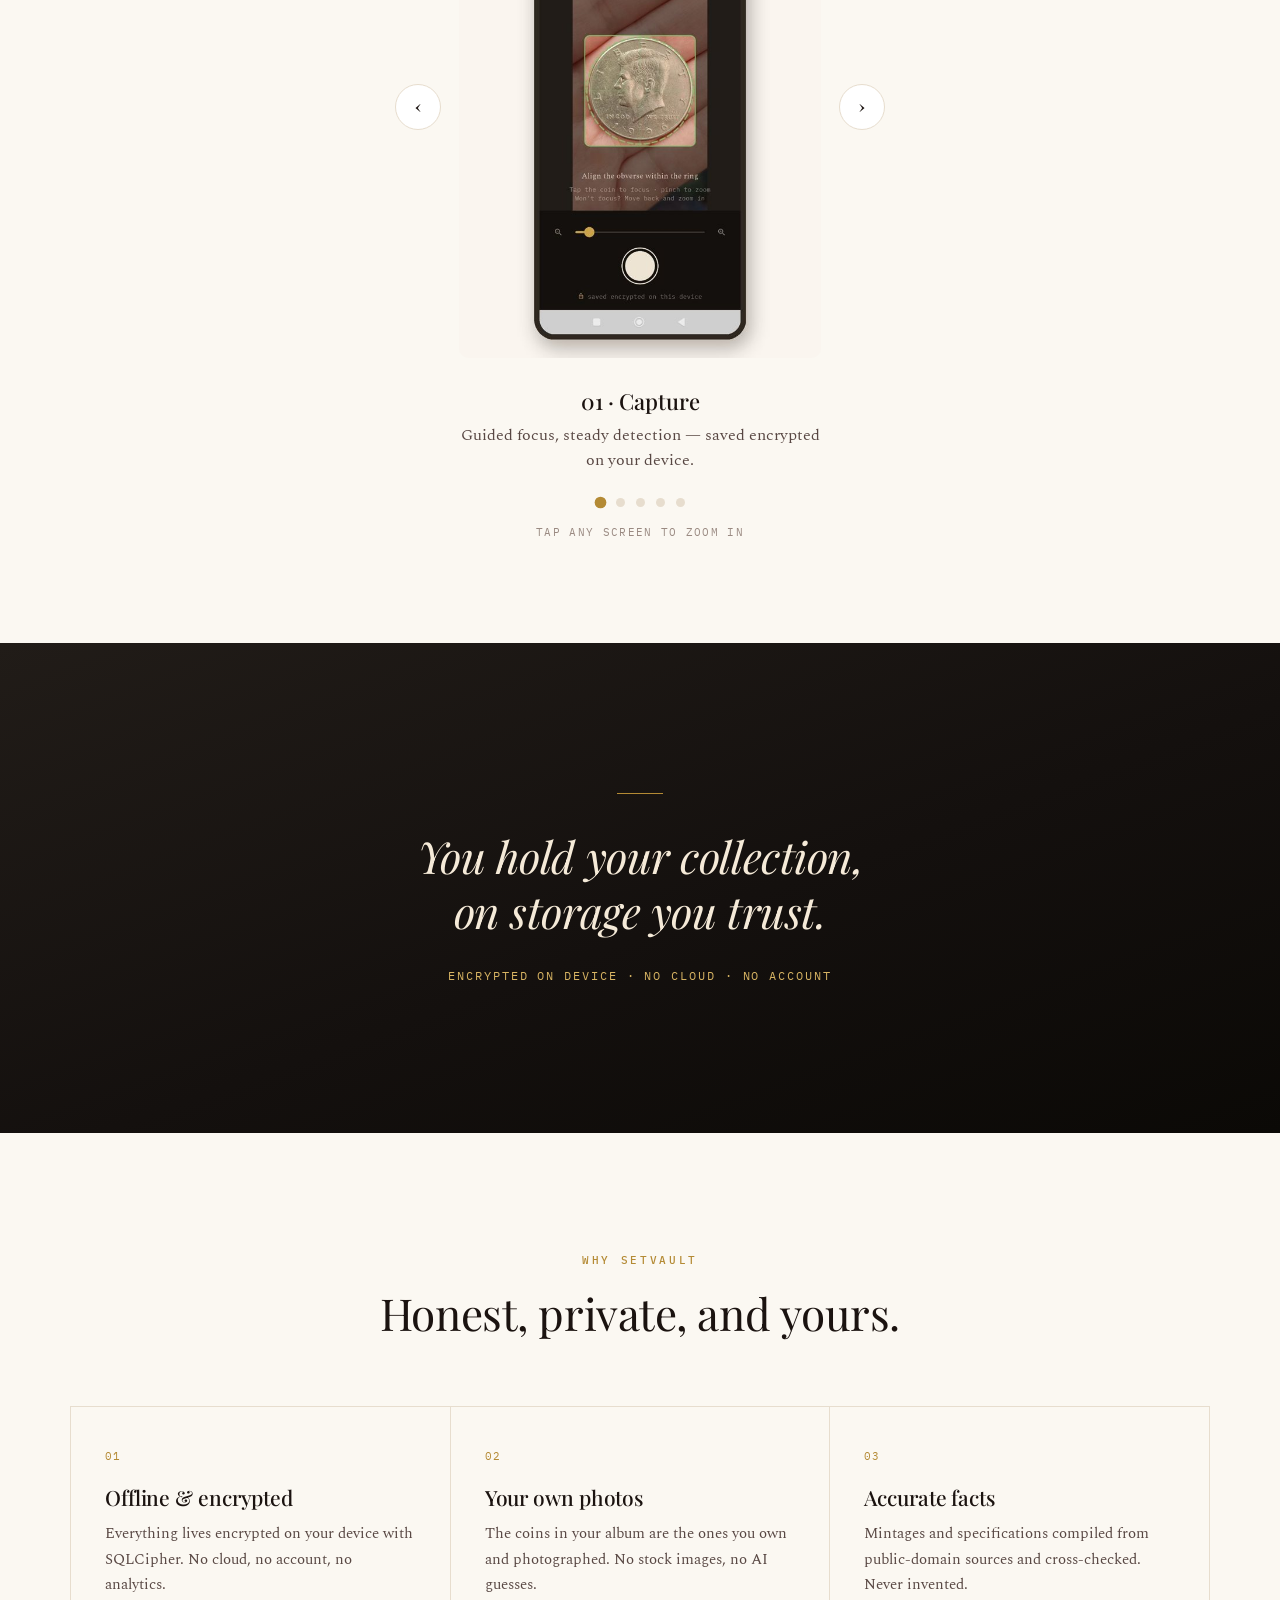
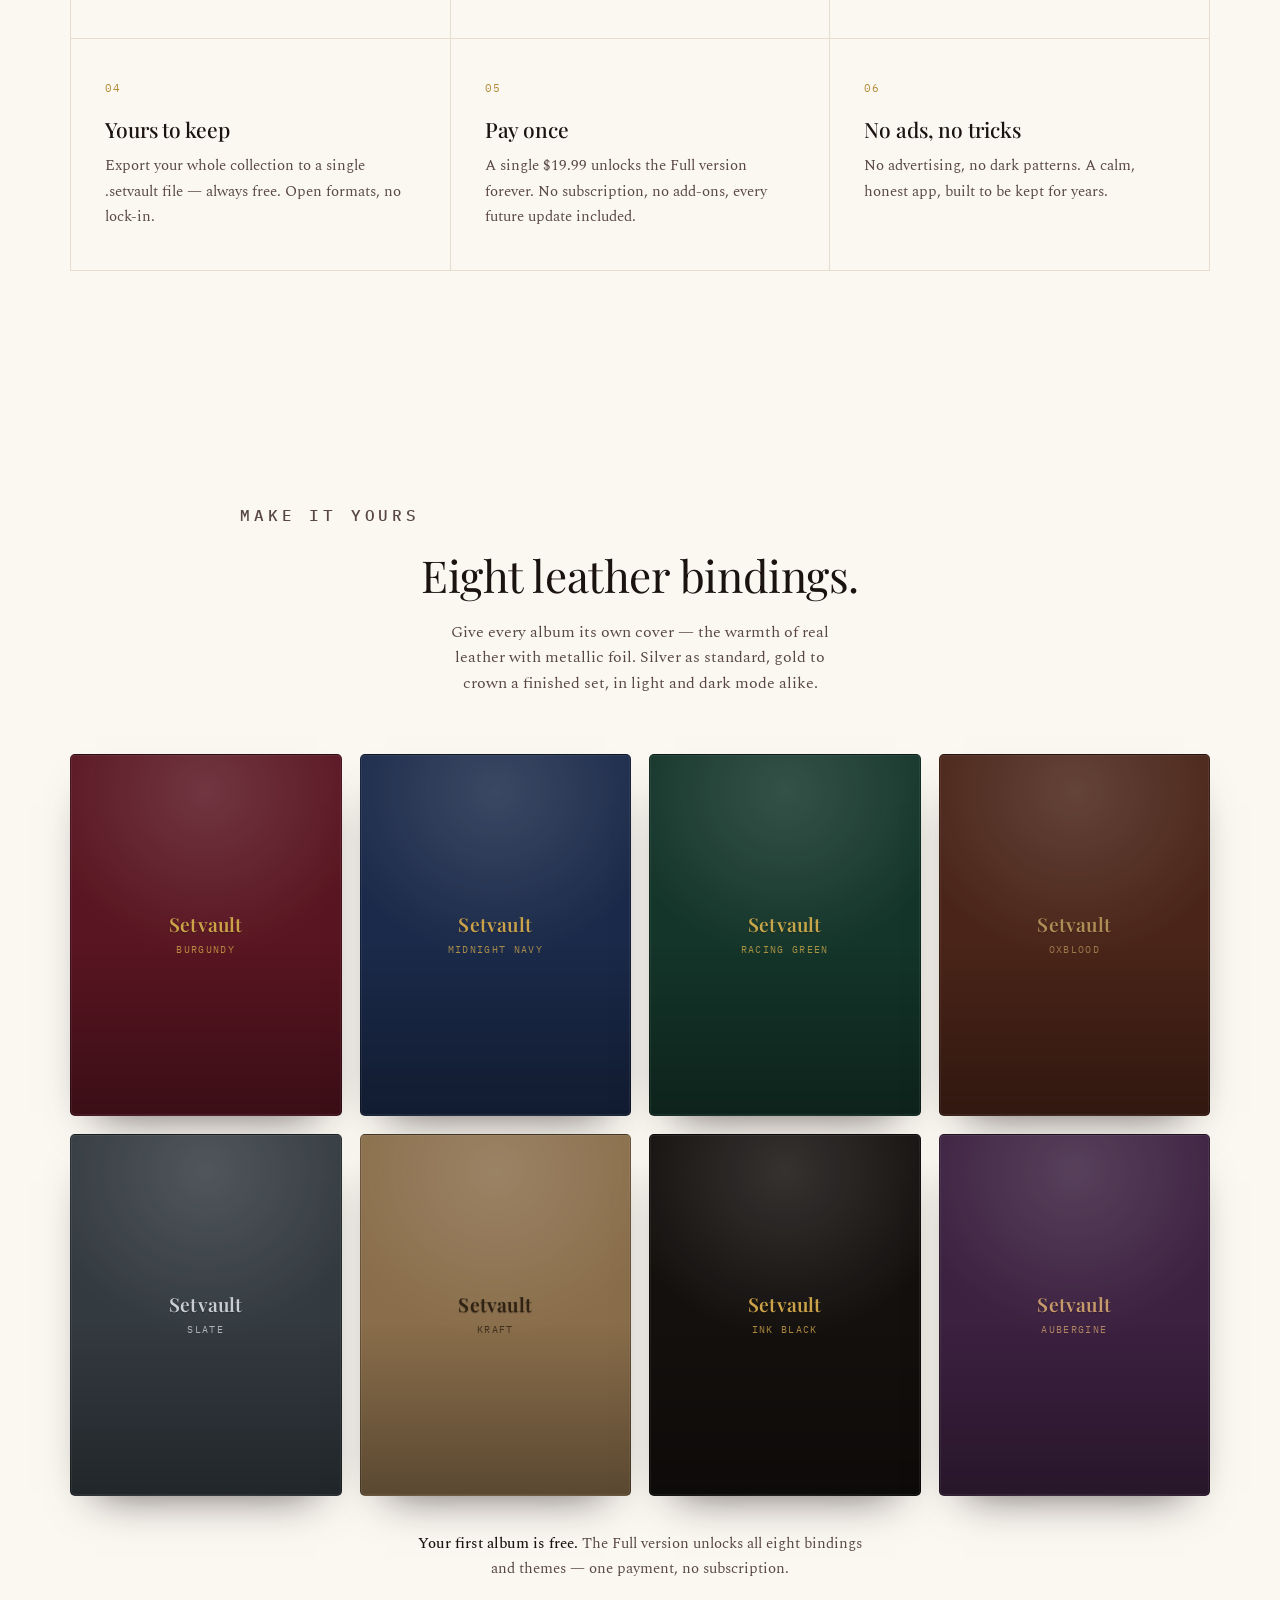
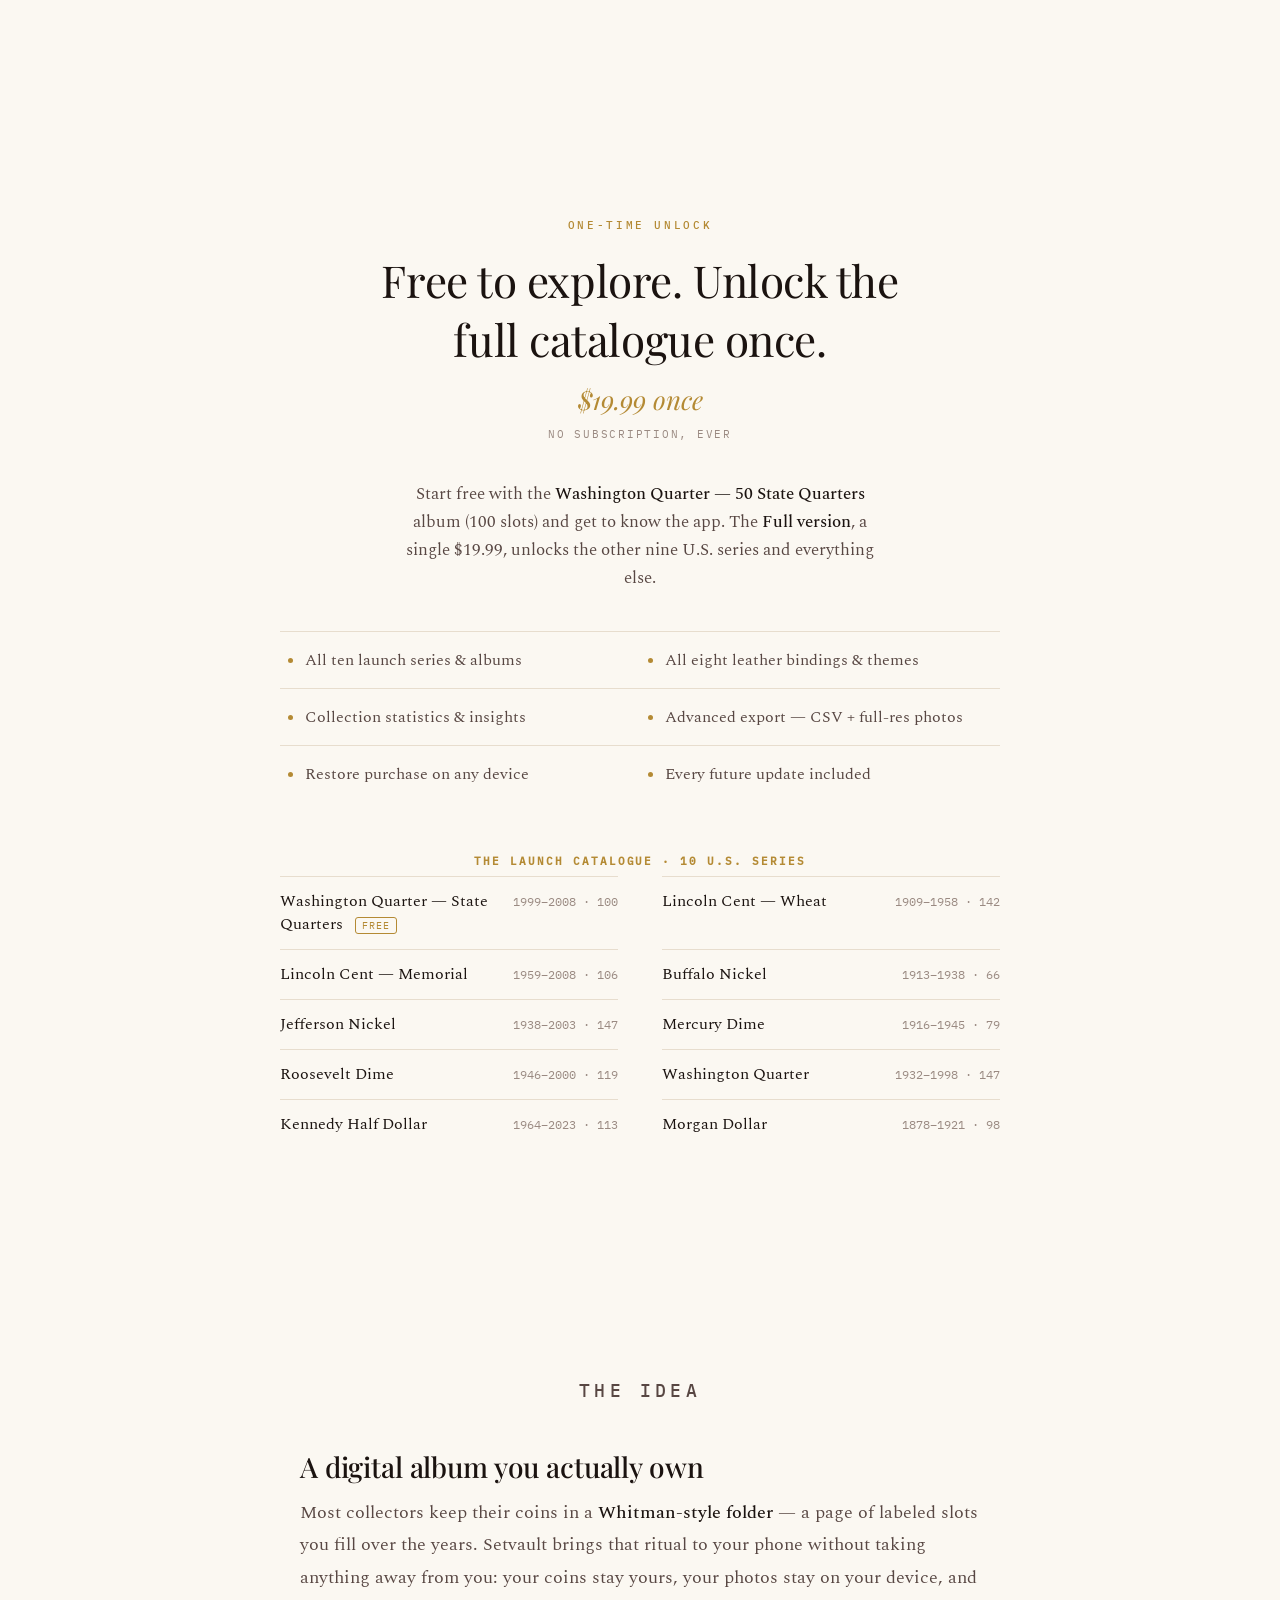
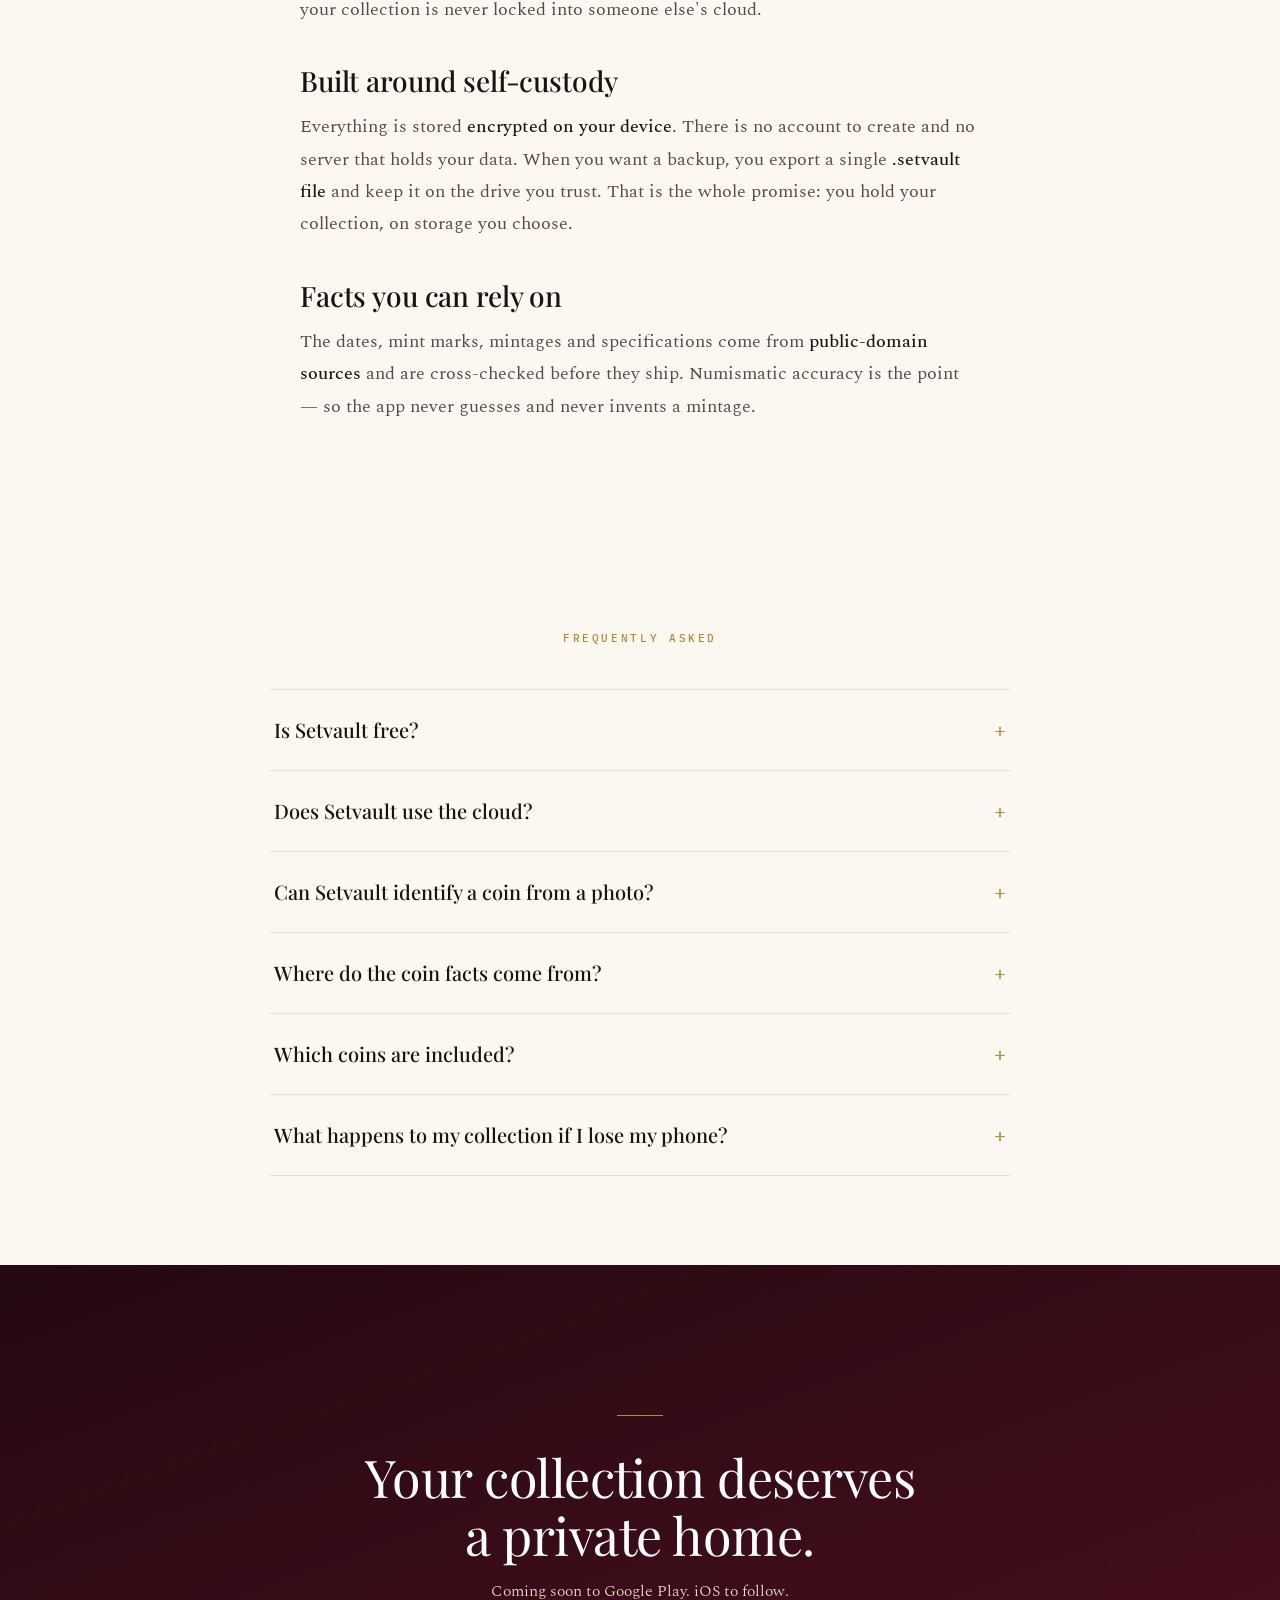
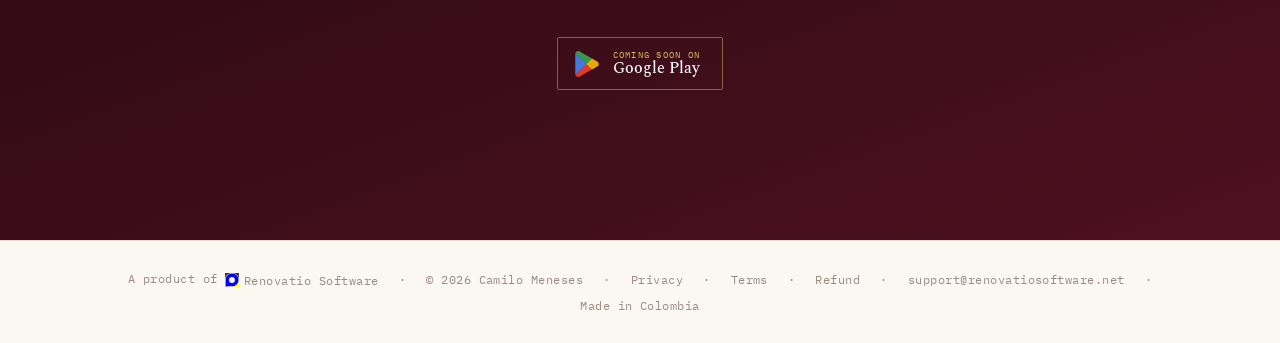
<file: setvault/index.html>
<!doctype html>
<html lang="en">
<head>
<meta charset="utf-8">
<meta name="viewport" content="width=device-width, initial-scale=1">

<title>Setvault — Your coin album, private and offline</title>
<meta name="description" content="Setvault is a private, offline album for your coin collection. Photograph your own coins, fill classic series with accurate mintage facts, and keep everything encrypted on your device — no cloud, no account, no ads.">
<link rel="canonical" href="https://renovatiosoftware.net/setvault/">
<meta name="keywords" content="coin collection app, coin album app, coin collecting app, coin collection tracker, offline coin app, private coin collection, Lincoln cent album, coin inventory app, numismatics app, encrypted coin collection">
<meta name="theme-color" content="#2A0A10">
<link rel="icon" href="logo.png">
<link rel="apple-touch-icon" href="logo.png">

<meta property="og:type" content="website">
<meta property="og:site_name" content="Setvault">
<meta property="og:locale" content="en">
<meta property="og:url" content="https://renovatiosoftware.net/setvault/">
<meta property="og:title" content="Setvault — Your coin album, private and offline">
<meta property="og:description" content="A private, offline album for your coin collection. Photograph your own coins, complete classic series with accurate facts, and keep it all encrypted on your device.">
<meta property="og:image" content="https://renovatiosoftware.net/setvault/logo-hero.png">
<meta name="twitter:card" content="summary">
<meta name="twitter:title" content="Setvault — Your coin album, private and offline">
<meta name="twitter:description" content="A private, offline album for your coin collection. Your own photos, accurate facts, encrypted on your device.">
<meta name="twitter:image" content="https://renovatiosoftware.net/setvault/logo-hero.png">

<script type="application/ld+json">
{"@context":"https://schema.org","@graph":[
{"@type":"Person","@id":"https://renovatiosoftware.net/setvault/#dev","name":"Camilo Meneses","url":"https://renovatiosoftware.net/setvault/","image":"https://renovatiosoftware.net/setvault/logo.png","email":"contact@renovatiosoftware.net"},
{"@type":"MobileApplication","name":"Setvault","operatingSystem":"Android","applicationCategory":"LifestyleApplication","url":"https://renovatiosoftware.net/setvault/","image":"https://renovatiosoftware.net/setvault/logo.png","inLanguage":"en","description":"A private, offline album for your coin collection. Photograph your own coins, complete classic series with accurate mintage facts, and keep everything encrypted on your device.","publisher":{"@id":"https://renovatiosoftware.net/setvault/#dev"},"offers":{"@type":"Offer","price":"0","priceCurrency":"USD","description":"Free to download. One-time $19.99 in-app unlock for the Full version. No subscription."}}
]}
</script>

<script type="application/ld+json">
{"@context":"https://schema.org","@type":"FAQPage","mainEntity":[
{"@type":"Question","name":"Is Setvault free?","acceptedAnswer":{"@type":"Answer","text":"Yes. The Washington Quarter — 50 State Quarters album is free, so you can explore the whole app. A single one-time payment of $19.99 — the Full version — unlocks the other nine U.S. series and everything else: all eight bindings and themes, statistics and advanced export. There is no subscription and there are no ads."}},
{"@type":"Question","name":"Does Setvault use the cloud?","acceptedAnswer":{"@type":"Answer","text":"No. Everything is stored encrypted on your device (SQLCipher). There is no account, no cloud and no analytics. You back up your collection to a single .setvault file that you keep wherever you trust."}},
{"@type":"Question","name":"Can Setvault identify a coin from a photo?","acceptedAnswer":{"@type":"Answer","text":"No, and that is on purpose. Your photo is a record of the coin you own, not an AI guess. You choose the slot in the album; Setvault provides the historical facts."}},
{"@type":"Question","name":"Where do the coin facts come from?","acceptedAnswer":{"@type":"Answer","text":"From public-domain sources such as the U.S. Mint, cross-checked against independent references. Facts are not copyrightable, and we never invent mintages or specifications."}},
{"@type":"Question","name":"Which coins are included?","acceptedAnswer":{"@type":"Answer","text":"Setvault launches with ten United States series: the Washington Quarter — 50 State Quarters (free), Lincoln Cent (Wheat and Memorial), Buffalo Nickel, Jefferson Nickel, Mercury Dime, Roosevelt Dime, Washington Quarter (1932–1998), Kennedy Half Dollar and Morgan Dollar — with more on the way."}},
{"@type":"Question","name":"What happens to my collection if I lose my phone?","acceptedAnswer":{"@type":"Answer","text":"You export an encrypted .setvault backup file and keep it wherever you like. Importing it restores everything, photos included. Basic export is always free — we never hold your data hostage."}}
]}
</script>

<link rel="preload" href="fonts/playfair-400.woff2" as="font" type="font/woff2" crossorigin>
<link rel="preload" href="fonts/spectral-400.woff2" as="font" type="font/woff2" crossorigin>
<link rel="stylesheet" href="fonts.css">

<style>
  :root{
    --paper:#FBF8F2; --surface:#FFFFFF; --ink:#1B1310; --ink-2:#584743; --soft:#9A8A82;
    --burg:#591521; --burg-2:#3E0E17; --burg-ink:#240910;
    --gold:#B48A34; --gold-2:#D8B463; --line:#E7DDCE;
    --mono:'IBM Plex Mono',ui-monospace,Menlo,Consolas,monospace;
    --disp:'Playfair Display',Georgia,'Times New Roman',serif;
    --serif:'Spectral',Georgia,'Times New Roman',serif;
  }
  *{box-sizing:border-box}
  html{-webkit-text-size-adjust:100%;scroll-behavior:smooth}
  body{margin:0;background:var(--paper);color:var(--ink);font-family:var(--serif);font-weight:400;-webkit-font-smoothing:antialiased}
  img{display:block;max-width:100%;-webkit-user-drag:none;user-select:none;-webkit-user-select:none}
  .wrap{max-width:1220px;margin:0 auto;padding:0 40px}

  /* label + heading primitives */
  .lab{font-family:var(--mono);font-size:11px;letter-spacing:.24em;text-transform:uppercase;color:var(--gold);font-weight:500;margin:0}
  .disc{display:inline-block;font-family:var(--mono);font-size:11.5px;letter-spacing:.18em;text-transform:uppercase;color:var(--ink);text-decoration:none;padding-bottom:5px;border-bottom:1px solid var(--gold)}
  .disc:hover{color:var(--gold)}
  .disc.lt{color:#F3E9D6;border-color:var(--gold-2)}.disc.lt:hover{color:#fff}

  /* MOCKUP image slots */
  .mock{position:relative;background:
      repeating-linear-gradient(135deg,#F1E9DB,#F1E9DB 22px,#EDE4D3 22px,#EDE4D3 44px);
    border:1px solid var(--line);display:flex;align-items:center;justify-content:center;text-align:center;overflow:hidden}
  .mock .ml{font-family:var(--mono);font-size:12px;letter-spacing:.03em;line-height:1.7;color:var(--soft);padding:24px;max-width:80%}
  .mock .ml b{display:block;color:var(--burg);font-size:11px;letter-spacing:.16em;text-transform:uppercase;margin-bottom:8px}
  .mock .ml span{display:block;margin-top:8px;font-size:11px;color:#B2A498}
  .mock::after{content:"MOCKUP";position:absolute;top:0;left:0;font-family:var(--mono);font-size:9px;letter-spacing:.22em;color:#fff;background:var(--burg);padding:4px 9px}
  .mock.dark{background:linear-gradient(160deg,#2A0A10,#4E1020 55%,#210810);border:none}
  .mock.dark .ml{color:#C9A9AE}.mock.dark .ml b{color:var(--gold-2)}.mock.dark .ml span{color:#9A7078}

  /* ---------- top nav ---------- */
  header.site{position:relative;z-index:5;border-bottom:1px solid var(--line);background:var(--paper)}
  .nav{display:flex;align-items:center;justify-content:space-between;padding:20px 40px}
  .nav .lg{display:flex;align-items:center;gap:12px;text-decoration:none}
  .nav .lg img{height:40px;width:40px}
  .nav .lg b{font-family:var(--disp);font-size:22px;font-weight:600;color:var(--ink);letter-spacing:.01em}
  .nav .links{display:flex;gap:30px;align-items:center}
  .nav .links a{font-family:var(--mono);font-size:11px;letter-spacing:.18em;text-transform:uppercase;color:var(--ink-2);text-decoration:none}
  .nav .links a:hover{color:var(--gold)}

  /* ---------- HERO full-bleed ---------- */
  .hero{position:relative;min-height:88vh;display:flex;align-items:flex-end;color:#fff;overflow:hidden;
    background:
      linear-gradient(95deg,rgba(16,3,7,.80) 0%,rgba(16,3,7,.58) 34%,rgba(16,3,7,.20) 58%,rgba(16,3,7,0) 78%),
      linear-gradient(180deg,rgba(16,3,7,.10) 0%,rgba(16,3,7,.22) 55%,rgba(16,3,7,.62) 100%),
      url(img/hero.jpg);
    background-size:cover;background-position:50% 46%}
  .hero .hin{position:relative;z-index:2;width:100%;max-width:1220px;margin:0 auto;padding:0 40px 82px}
  .hero .lab{color:var(--gold-2);margin:0 0 22px;text-shadow:0 1px 12px rgba(0,0,0,.5)}
  .hero h1{font-family:var(--disp);font-weight:400;font-size:clamp(40px,6.4vw,76px);line-height:1.04;letter-spacing:-.01em;margin:0;max-width:16ch;text-shadow:0 2px 22px rgba(0,0,0,.5)}
  .hero h1 em{font-style:italic;color:var(--gold-2)}
  .hero p{font-size:clamp(16px,1.6vw,19px);line-height:1.6;color:#F1E7D8;max-width:44ch;margin:26px 0 0;font-weight:400;text-shadow:0 1px 14px rgba(0,0,0,.55)}
  .hero .row{margin-top:34px;display:flex;gap:26px;align-items:center;flex-wrap:wrap}
  .soon{display:inline-flex;align-items:center;gap:13px;border:1px solid rgba(216,180,99,.5);padding:12px 22px 12px 16px;border-radius:2px;text-decoration:none;color:#fff}
  .soon img{width:26px;height:26px;opacity:.9}
  .soon .pl{display:flex;flex-direction:column;line-height:1.1;text-align:left}
  .soon .pl small{font-family:var(--mono);font-size:9px;letter-spacing:.14em;text-transform:uppercase;color:var(--gold-2)}
  .soon .pl b{font-size:16px;font-weight:500;font-family:var(--serif)}

  /* ---------- video (vertical 9:16) ---------- */
  .motion{padding:clamp(56px,8vw,104px) 0 clamp(60px,9vw,108px);border-bottom:1px solid var(--line)}
  .motion .head{text-align:center;margin-bottom:clamp(30px,4.5vw,44px)}
  .motion .head .lab{margin:0 0 16px}
  .motion .head h2{font-family:var(--disp);font-weight:400;font-size:clamp(28px,3.8vw,44px);letter-spacing:-.01em;margin:0;color:var(--ink)}
  .motion .head p{font-size:16px;color:var(--ink-2);max-width:48ch;margin:16px auto 0;line-height:1.6}
  .motion .player{position:relative;width:100%;max-width:344px;margin:0 auto;aspect-ratio:9/16;border-radius:16px;overflow:hidden;background:#1B0508;
    box-shadow:0 34px 66px -34px rgba(20,8,10,.72),inset 0 0 0 1px rgba(255,255,255,.05);border:1px solid rgba(0,0,0,.2)}
  .motion .player iframe{position:absolute;inset:0;width:100%;height:100%;border:0;display:block}

  /* ---------- editorial rows ---------- */
  .ed{padding:clamp(70px,10vw,132px) 0}
  .ed .grid{display:grid;grid-template-columns:1fr 1fr;gap:clamp(36px,6vw,84px);align-items:center}
  .ed.rev .grid{direction:rtl}.ed.rev .grid>*{direction:ltr}
  .ed .txt .lab{margin-bottom:22px}
  .ed .txt h2{font-family:var(--disp);font-weight:400;font-size:clamp(28px,4vw,46px);line-height:1.1;letter-spacing:-.01em;margin:0 0 20px;color:var(--ink)}
  .ed .txt p{font-size:17.5px;line-height:1.8;color:var(--ink-2);margin:0 0 26px;font-weight:400;max-width:42ch}
  .ed .shot{aspect-ratio:4/5;overflow:hidden;border-radius:3px}
  .ed .shot img{width:100%;height:100%;object-fit:cover;display:block}
  .ed .appshot{max-width:350px;margin:0 auto;border-radius:4px;overflow:hidden}
  .ed .appshot img{width:100%;height:auto;display:block}
  .ed .phone{aspect-ratio:9/16;max-width:340px;margin:0 auto}

  /* ---------- flow (adding a coin) ---------- */
  .flow{padding:clamp(56px,8vw,100px) 0 clamp(64px,9vw,104px)}
  .flow .head{text-align:center;margin-bottom:clamp(34px,5vw,50px)}
  .flow .head .lab{margin:0 0 16px}
  .flow .head h2{font-family:var(--disp);font-weight:400;font-size:clamp(28px,3.8vw,44px);letter-spacing:-.01em;margin:0;color:var(--ink)}
  .flow .head p{font-size:16px;color:var(--ink-2);max-width:52ch;margin:16px auto 0;line-height:1.6}
  .carousel{display:flex;align-items:center;justify-content:center;gap:18px;max-width:640px;margin:0 auto;padding:0 20px}
  .track{position:relative;width:100%;max-width:362px;flex:0 1 362px}
  .track img{position:absolute;top:0;left:0;width:100%;height:auto;display:block;opacity:0;transition:opacity .45s ease;border-radius:10px;pointer-events:none}
  .track img:first-child{position:relative}
  .track img.on{opacity:1;pointer-events:auto}
  .cnav{flex:0 0 auto;width:46px;height:46px;border-radius:50%;border:1px solid var(--line);background:var(--surface);color:var(--ink);font-family:var(--serif);font-size:24px;line-height:1;cursor:pointer;transition:border-color .15s,color .15s,background .15s}
  .cnav:hover{border-color:var(--gold);color:var(--gold)}
  .cnav:focus-visible{outline:2px solid var(--gold);outline-offset:3px}
  .cmeta{text-align:center;margin-top:28px;min-height:74px}
  .cname{font-family:var(--disp);font-size:22px;font-weight:500;color:var(--ink);margin:0 0 8px}
  .cdesc{font-size:15.5px;color:var(--ink-2);margin:0 auto;max-width:46ch;line-height:1.6}
  .dots{display:flex;gap:11px;justify-content:center;margin-top:24px}
  .dots button{width:9px;height:9px;border-radius:50%;border:none;background:var(--line);cursor:pointer;padding:0;transition:background .2s,transform .2s}
  .dots button.on{background:var(--gold);transform:scale(1.3)}
  .dots button:focus-visible{outline:2px solid var(--gold);outline-offset:3px}

  /* ---------- statement (dark, full-bleed) ---------- */
  .statement{background:linear-gradient(160deg,#211C18,#14100E 55%,#0B0906);color:#F5EAD8;text-align:center;padding:clamp(84px,12vw,150px) 40px;position:relative}
  .statement .rule{width:46px;height:1px;background:var(--gold);margin:0 auto 34px}
  .statement blockquote{font-family:var(--disp);font-weight:400;font-style:italic;font-size:clamp(26px,4vw,44px);line-height:1.25;letter-spacing:-.01em;margin:0 auto;max-width:20ch}
  .statement p{font-family:var(--mono);font-size:12px;letter-spacing:.16em;text-transform:uppercase;color:var(--gold-2);margin:30px 0 0}

  /* ---------- values (minimal columns) ---------- */
  .values{padding:clamp(70px,10vw,120px) 0}
  .values .head{text-align:center;margin-bottom:64px}
  .values .head .lab{margin:0 0 16px}
  .values .head h2{font-family:var(--disp);font-weight:400;font-size:clamp(28px,3.8vw,44px);letter-spacing:-.01em;margin:0;color:var(--ink)}
  .vgrid{display:grid;grid-template-columns:repeat(3,1fr);gap:1px;background:var(--line);border:1px solid var(--line)}
  .vitem{background:var(--paper);padding:40px 34px}
  .vitem .n{font-family:var(--mono);font-size:11px;color:var(--gold);letter-spacing:.1em;margin:0 0 18px}
  .vitem h3{font-family:var(--disp);font-weight:500;font-size:21px;letter-spacing:-.005em;color:var(--ink);margin:0 0 10px}
  .vitem p{font-size:15px;line-height:1.7;color:var(--ink-2);margin:0}

  /* ---------- bindings ---------- */
  .bindings{padding:clamp(64px,9vw,112px) 0}
  .bindings .head{text-align:center;margin-bottom:clamp(40px,6vw,58px)}
  .bindings .head .lab{margin:0 0 16px}
  .bindings .head h2{font-family:var(--disp);font-weight:400;font-size:clamp(28px,3.8vw,44px);letter-spacing:-.01em;margin:0;color:var(--ink)}
  .bindings .head p{font-size:16px;color:var(--ink-2);max-width:52ch;margin:16px auto 0;line-height:1.6}
  .bgrid{display:grid;grid-template-columns:repeat(4,1fr);gap:18px}
  .cover{position:relative;aspect-ratio:3/4;border-radius:5px;overflow:hidden;display:flex;flex-direction:column;
    align-items:center;justify-content:center;gap:9px;padding:14px;text-align:center;
    background:
      radial-gradient(140% 100% at 50% 10%, rgba(255,255,255,.14), rgba(255,255,255,0) 46%),
      linear-gradient(180deg, rgba(0,0,0,0) 52%, rgba(0,0,0,.34)),
      var(--c);
    box-shadow:0 22px 44px -26px rgba(20,8,10,.7), inset 0 0 0 1px rgba(255,255,255,.06);
    border:1px solid rgba(0,0,0,.25)}
  .cover .wm{font-family:var(--disp);font-weight:600;font-size:clamp(15px,1.5vw,21px);letter-spacing:.01em;color:var(--f);text-shadow:0 1px 1px rgba(0,0,0,.35);line-height:1}
  .cover .bn{font-family:var(--mono);font-size:9.5px;letter-spacing:.14em;text-transform:uppercase;color:var(--f);opacity:.82}
  .bcap{text-align:center;font-size:15px;color:var(--ink-2);max-width:56ch;margin:36px auto 0;line-height:1.65}
  .bcap b{color:var(--ink);font-weight:500}

  /* ---------- pricing (understated) ---------- */
  .price{text-align:center;padding:clamp(70px,10vw,124px) 0}
  .price .lab{margin:0 0 18px}
  .price h2{font-family:var(--disp);font-weight:400;font-size:clamp(28px,3.8vw,44px);letter-spacing:-.01em;margin:0 auto 14px;max-width:20ch;color:var(--ink)}
  .price .amt{font-family:var(--disp);font-size:26px;color:var(--gold);font-style:italic;margin:0 0 40px}
  .price .amt small{font-family:var(--mono);font-size:11px;letter-spacing:.16em;text-transform:uppercase;color:var(--soft);font-style:normal;display:block;margin-top:10px}
  .plist{list-style:none;padding:0;margin:0 auto;max-width:720px;display:grid;grid-template-columns:1fr 1fr;gap:0}
  .plist li{font-size:16px;color:var(--ink-2);padding:16px 8px;border-top:1px solid var(--line);text-align:left;display:flex;gap:12px;align-items:center}
  .plist li::before{content:"";width:5px;height:5px;background:var(--gold);border-radius:50%;flex:none}
  .price .pintro{font-size:16.5px;line-height:1.7;color:var(--ink-2);max-width:54ch;margin:0 auto 38px}
  .price .pintro strong{color:var(--ink);font-weight:500}
  .cat{max-width:720px;margin:52px auto 0;text-align:left}
  .cat h3{font-family:var(--mono);font-size:11px;letter-spacing:.18em;text-transform:uppercase;color:var(--gold);text-align:center;margin:0 0 8px}
  .cat ul{list-style:none;padding:0;margin:0;display:grid;grid-template-columns:1fr 1fr;gap:0 44px}
  .cat li{display:flex;justify-content:space-between;gap:14px;align-items:baseline;padding:13px 0;border-top:1px solid var(--line);font-size:15.5px;color:var(--ink)}
  .cat li em{font-family:var(--mono);font-size:11.5px;color:var(--soft);font-style:normal;white-space:nowrap}
  .cat li .fr{font-family:var(--mono);font-size:9.5px;letter-spacing:.1em;text-transform:uppercase;color:var(--gold);border:1px solid var(--gold);border-radius:3px;padding:1px 6px;margin-left:8px}

  /* ---------- narrative ---------- */
  .story{padding:clamp(60px,8vw,110px) 0}
  .story .col{max-width:760px;margin:0 auto;padding:0 40px}
  .story .lab{text-align:center;margin:0 0 40px}
  .story h3{font-family:var(--disp);font-weight:500;font-size:clamp(22px,2.8vw,28px);letter-spacing:-.005em;color:var(--ink);margin:36px 0 12px}
  .story p{font-size:17.5px;line-height:1.85;color:var(--ink-2);margin:0 0 16px}
  .story strong{color:var(--ink);font-weight:500}

  /* ---------- FAQ ---------- */
  .faq{padding:clamp(50px,7vw,90px) 0}
  .faq .col{max-width:820px;margin:0 auto;padding:0 40px}
  .faq .lab{text-align:center;margin:0 0 44px}
  .faq details{border-top:1px solid var(--line)}
  .faq details:last-child{border-bottom:1px solid var(--line)}
  .faq summary{list-style:none;cursor:pointer;padding:26px 4px;font-family:var(--disp);font-size:20px;font-weight:500;color:var(--ink);display:flex;justify-content:space-between;gap:20px;align-items:baseline}
  .faq summary::-webkit-details-marker{display:none}
  .faq summary::after{content:"+";font-family:var(--mono);font-size:20px;font-weight:400;color:var(--gold);transition:transform .2s}
  .faq details[open] summary::after{transform:rotate(45deg)}
  .faq .a{padding:0 4px 28px;font-size:16px;line-height:1.8;color:var(--ink-2);max-width:64ch}

  /* ---------- final ---------- */
  .final{background:linear-gradient(160deg,#240910,#4E1020);color:#fff;text-align:center;padding:clamp(84px,12vw,150px) 40px}
  .final .rule{width:46px;height:1px;background:var(--gold);margin:0 auto 32px}
  .final h2{font-family:var(--disp);font-weight:400;font-size:clamp(28px,4.4vw,52px);line-height:1.1;letter-spacing:-.01em;margin:0 auto 16px;max-width:18ch}
  .final p{color:#EADDCB;font-size:16px;margin:0 0 34px;font-weight:300}
  .final .soon{justify-content:center}

  footer{border-top:1px solid var(--line);background:var(--paper)}
  footer .in{max-width:1220px;margin:0 auto;padding:30px 40px;display:flex;flex-wrap:wrap;gap:10px 20px;align-items:center;justify-content:center;font-family:var(--mono);font-size:12px;letter-spacing:.04em;color:var(--soft)}
  footer a{color:var(--soft);text-decoration:none}footer a:hover{color:var(--gold)}
  a:focus-visible{outline:2px solid var(--gold);outline-offset:3px}

  .zoom{cursor:zoom-in}
  .lb{position:fixed;inset:0;z-index:100;display:none;align-items:center;justify-content:center;background:rgba(14,5,8,.92);padding:24px}
  .lb.open{display:flex}
  .lb img{max-width:92vw;max-height:90vh;width:auto;height:auto;border-radius:10px;box-shadow:0 40px 90px -30px rgba(0,0,0,.85)}
  .lb .x{position:absolute;top:18px;right:22px;width:44px;height:44px;border-radius:50%;border:1px solid rgba(255,255,255,.32);background:rgba(0,0,0,.35);color:#fff;font-family:var(--serif);font-size:22px;line-height:1;cursor:pointer;display:flex;align-items:center;justify-content:center}
  .lb .x:hover{background:rgba(0,0,0,.6);border-color:var(--gold)}
  .zoomhint{text-align:center;font-family:var(--mono);font-size:11px;letter-spacing:.12em;text-transform:uppercase;color:var(--soft);margin:18px 0 0}

  @media (max-width:860px){
    .wrap,.nav,.hero .hin,footer .in,.story .col,.faq .col{padding-left:24px;padding-right:24px}
    .carousel{padding:0}.cnav{display:none}.track{max-width:100%;flex:1 1 100%}
    .ed .appshot{max-width:400px}
    .hero{min-height:78vh;background-position:52% 44%}
    .ed{padding:clamp(48px,8vw,90px) 0}
    .nav .lg b{display:none}
    .ed .grid,.ed.rev .grid{grid-template-columns:1fr;direction:ltr;gap:34px}
    .ed .phone{max-width:300px}
    .vgrid{grid-template-columns:1fr}
    .bgrid{grid-template-columns:repeat(2,1fr)}
    .plist{grid-template-columns:1fr;max-width:420px}
    .cat{max-width:480px}.cat ul{grid-template-columns:1fr}
  }
</style>
</head>
<body>

<header class="site">
  <nav class="nav">
    <a class="lg" href="./" aria-label="Setvault — home"><img src="logo.png" alt=""><b>Setvault</b></a>
    <span class="links">
      <a href="#collection">Collection</a>
      <a href="support/">Support</a>
      <a href="privacy/">Privacy</a>
    </span>
  </nav>
</header>

<section class="hero">
  <div class="hin">
    <p class="lab">Coin collecting · offline &amp; private</p>
    <h1>Your coin album,<br><em>kept private.</em></h1>
    <p>A digital album for the collection you already hold. Your own coins, your own photographs, encrypted on your device.</p>
    <div class="row">
      <span class="soon" role="img" aria-label="Coming soon on Google Play">
        <img src="gplay.svg" alt=""><span class="pl"><small>Coming soon on</small><b>Google Play</b></span>
      </span>
      <a class="disc lt" href="#collection">Discover ↓</a>
    </div>
  </div>
</section>

<main>
  <!-- Video: vertical demo (9:16) -->
  <section class="motion" id="motion">
    <div class="wrap">
      <div class="head">
        <p class="lab">In motion</p>
        <h2>See Setvault in your hands.</h2>
        <p>A short tour of the album, the capture flow and the facts behind every coin — shot on a real device.</p>
      </div>
      <div class="player">
        <iframe
          src="https://www.youtube-nocookie.com/embed/wEmcf5jsCDM?rel=0&amp;modestbranding=1"
          title="Setvault — The App for Coin Collectors &amp; Numismatists"
          loading="lazy"
          allow="accelerometer; encrypted-media; gyroscope; picture-in-picture; web-share"
          referrerpolicy="strict-origin-when-cross-origin"
          allowfullscreen></iframe>
      </div>
    </div>
  </section>

  <!-- Editorial 1: the album -->
  <section class="ed" id="collection">
    <div class="wrap"><div class="grid">
      <div class="appshot"><img class="zoom" data-full="img/full/album.jpg" src="img/album_shot.jpg" alt="Setvault album page showing Kennedy Half Dollar slots by date and mint mark"></div>
      <div class="txt">
        <p class="lab">The album</p>
        <h2>Fill the set, one coin at a time.</h2>
        <p>Setvault works like a classic coin folder — a page of slots for every date and mint mark. Choose a series such as the Lincoln Wheat Cent, 1909 to 1958, and watch it fill as your collection grows.</p>
        <a class="disc" href="#capture">Continue →</a>
      </div>
    </div></div>
  </section>

  <!-- Editorial 2: capture -->
  <section class="ed rev" id="capture">
    <div class="wrap"><div class="grid">
      <div class="shot"><img src="img/capture.jpg" alt="A hand holding a Kennedy half dollar and a presidential dollar outdoors in a sunlit park"></div>
      <div class="txt">
        <p class="lab">Capture</p>
        <h2>Your coins, your photographs.</h2>
        <p>Snap your own coin with the circular guide. It is saved as a compact image, encrypted on your device — your photograph, never uploaded. The coins in your album are the ones you truly own.</p>
        <a class="disc" href="#facts">Continue →</a>
      </div>
    </div></div>
  </section>

  <!-- Editorial 3: facts -->
  <section class="ed" id="facts">
    <div class="wrap"><div class="grid">
      <div class="appshot"><img class="zoom" data-full="img/full/detail.jpg" src="img/detail_shot.jpg" alt="Setvault coin detail with mintage, composition, weight and designer"></div>
      <div class="txt">
        <p class="lab">Encyclopedia</p>
        <h2>Facts you can rely on.</h2>
        <p>Dates, mint marks, mintages and specifications come from public-domain sources like the U.S. Mint, cross-checked before they ship. Numismatic accuracy is the point — the app never guesses, and never invents a mintage.</p>
        <a class="disc" href="#values">Continue →</a>
      </div>
    </div></div>
  </section>

  <!-- Adding a coin (flow) -->
  <section class="flow" id="flow">
    <div class="wrap"><div class="head">
      <p class="lab">Adding a coin</p>
      <h2>From your hand to the album.</h2>
      <p>Capture both faces, crop and correct the lighting — never inventing color — and the coin lands in its slot, fully documented. Swipe through the flow.</p>
    </div></div>
    <div class="carousel">
      <button class="cnav prev" aria-label="Previous step">‹</button>
      <div class="track">
        <img class="on zoom" data-full="img/full/capture.jpg" src="img/steps/capture.jpg" alt="Capture with guided focus, saved encrypted on your device">
        <img class="zoom" data-full="img/full/crop.jpg" src="img/steps/crop.jpg" alt="Crop the coin into the circle for a clean fit">
        <img class="zoom" data-full="img/full/adjust.jpg" src="img/steps/adjust.jpg" alt="Adjust brightness, warmth and rotation; the original is never changed">
        <img class="zoom" data-full="img/full/reverse.jpg" src="img/steps/reverse.jpg" alt="Capture both faces of the coin">
        <img class="zoom" data-full="img/full/preview3d.jpg" src="img/steps/preview3d.jpg" alt="Turn your own coin in 3D to admire the detail">
      </div>
      <button class="cnav next" aria-label="Next step">›</button>
    </div>
    <div class="cmeta">
      <p class="cname">01 · Capture</p>
      <p class="cdesc">Guided focus, steady detection — saved encrypted on your device.</p>
    </div>
    <div class="dots" role="tablist" aria-label="Adding a coin steps">
      <button class="on" aria-label="Step 1: Capture"></button>
      <button aria-label="Step 2: Crop"></button>
      <button aria-label="Step 3: Adjust"></button>
      <button aria-label="Step 4: Both faces"></button>
      <button aria-label="Step 5: In 3D"></button>
    </div>
    <p class="zoomhint">Tap any screen to zoom in</p>
  </section>

  <!-- Statement -->
  <section class="statement">
    <div class="rule"></div>
    <blockquote>You hold your collection, on storage you trust.</blockquote>
    <p>Encrypted on device · No cloud · No account</p>
  </section>

  <!-- Values -->
  <section class="values" id="values">
    <div class="wrap">
      <div class="head"><p class="lab">Why Setvault</p><h2>Honest, private, and yours.</h2></div>
      <div class="vgrid">
        <div class="vitem"><p class="n">01</p><h3>Offline &amp; encrypted</h3><p>Everything lives encrypted on your device with SQLCipher. No cloud, no account, no analytics.</p></div>
        <div class="vitem"><p class="n">02</p><h3>Your own photos</h3><p>The coins in your album are the ones you own and photographed. No stock images, no AI guesses.</p></div>
        <div class="vitem"><p class="n">03</p><h3>Accurate facts</h3><p>Mintages and specifications compiled from public-domain sources and cross-checked. Never invented.</p></div>
        <div class="vitem"><p class="n">04</p><h3>Yours to keep</h3><p>Export your whole collection to a single .setvault file — always free. Open formats, no lock-in.</p></div>
        <div class="vitem"><p class="n">05</p><h3>Pay once</h3><p>A single $19.99 unlocks the Full version forever. No subscription, no add-ons, every future update included.</p></div>
        <div class="vitem"><p class="n">06</p><h3>No ads, no tricks</h3><p>No advertising, no dark patterns. A calm, honest app, built to be kept for years.</p></div>
      </div>
    </div>
  </section>

  <!-- Bindings -->
  <section class="bindings" id="bindings">
    <div class="wrap">
      <div class="head">
        <p class="lab">Make it yours</p>
        <h2>Eight leather bindings.</h2>
        <p>Give every album its own cover — the warmth of real leather with metallic foil. Silver as standard, gold to crown a finished set, in light and dark mode alike.</p>
      </div>
      <div class="bgrid">
        <div class="cover" style="--c:#591521;--f:#CDA349"><span class="wm">Setvault</span><span class="bn">Burgundy</span></div>
        <div class="cover" style="--c:#1B2A4A;--f:#C9A24B"><span class="wm">Setvault</span><span class="bn">Midnight Navy</span></div>
        <div class="cover" style="--c:#14352A;--f:#C7A54A"><span class="wm">Setvault</span><span class="bn">Racing Green</span></div>
        <div class="cover" style="--c:#4A2418;--f:#B08D57"><span class="wm">Setvault</span><span class="bn">Oxblood</span></div>
        <div class="cover" style="--c:#333A40;--f:#C9CDD2"><span class="wm">Setvault</span><span class="bn">Slate</span></div>
        <div class="cover" style="--c:#8A6E4B;--f:#2F2213"><span class="wm">Setvault</span><span class="bn">Kraft</span></div>
        <div class="cover" style="--c:#14100E;--f:#CDA349"><span class="wm">Setvault</span><span class="bn">Ink Black</span></div>
        <div class="cover" style="--c:#3C2140;--f:#C79A6B"><span class="wm">Setvault</span><span class="bn">Aubergine</span></div>
      </div>
      <p class="bcap"><b>Your first album is free.</b> The Full version unlocks all eight bindings and themes — one payment, no subscription.</p>
    </div>
  </section>

  <!-- Pricing -->
  <section class="price">
    <div class="wrap">
      <p class="lab">One-time unlock</p>
      <h2>Free to explore. Unlock the full catalogue once.</h2>
      <p class="amt">$19.99 once<small>No subscription, ever</small></p>
      <p class="pintro">Start free with the <strong>Washington Quarter — 50 State Quarters</strong> album (100 slots) and get to know the app. The <strong>Full version</strong>, a single $19.99, unlocks the other nine U.S. series and everything else.</p>
      <ul class="plist">
        <li>All ten launch series &amp; albums</li>
        <li>All eight leather bindings &amp; themes</li>
        <li>Collection statistics &amp; insights</li>
        <li>Advanced export — CSV + full-res photos</li>
        <li>Restore purchase on any device</li>
        <li>Every future update included</li>
      </ul>
      <div class="cat">
        <h3>The launch catalogue · 10 U.S. series</h3>
        <ul>
          <li><span>Washington Quarter — State Quarters <span class="fr">Free</span></span><em>1999–2008 · 100</em></li>
          <li><span>Lincoln Cent — Wheat</span><em>1909–1958 · 142</em></li>
          <li><span>Lincoln Cent — Memorial</span><em>1959–2008 · 106</em></li>
          <li><span>Buffalo Nickel</span><em>1913–1938 · 66</em></li>
          <li><span>Jefferson Nickel</span><em>1938–2003 · 147</em></li>
          <li><span>Mercury Dime</span><em>1916–1945 · 79</em></li>
          <li><span>Roosevelt Dime</span><em>1946–2000 · 119</em></li>
          <li><span>Washington Quarter</span><em>1932–1998 · 147</em></li>
          <li><span>Kennedy Half Dollar</span><em>1964–2023 · 113</em></li>
          <li><span>Morgan Dollar</span><em>1878–1921 · 98</em></li>
        </ul>
      </div>
    </div>
  </section>

  <!-- Narrative / SEO -->
  <section class="story" id="about">
    <div class="col">
      <p class="lab">The idea</p>
      <h3>A digital album you actually own</h3>
      <p>Most collectors keep their coins in a <strong>Whitman-style folder</strong> — a page of labeled slots you fill over the years. Setvault brings that ritual to your phone without taking anything away from you: your coins stay yours, your photos stay on your device, and your collection is never locked into someone else's cloud.</p>
      <h3>Built around self-custody</h3>
      <p>Everything is stored <strong>encrypted on your device</strong>. There is no account to create and no server that holds your data. When you want a backup, you export a single <strong>.setvault file</strong> and keep it on the drive you trust. That is the whole promise: you hold your collection, on storage you choose.</p>
      <h3>Facts you can rely on</h3>
      <p>The dates, mint marks, mintages and specifications come from <strong>public-domain sources</strong> and are cross-checked before they ship. Numismatic accuracy is the point — so the app never guesses and never invents a mintage.</p>
    </div>
  </section>

  <!-- FAQ -->
  <section class="faq" id="faq">
    <div class="col">
      <p class="lab">Frequently asked</p>
      <details><summary>Is Setvault free?</summary><div class="a">Yes. The <strong>Washington Quarter — 50 State Quarters</strong> album is free, so you can explore the whole app. A single one-time payment of $19.99 — the <strong>Full version</strong> — unlocks the other nine U.S. series and everything else: all eight bindings and themes, statistics and advanced export. There is no subscription and there are no ads.</div></details>
      <details><summary>Does Setvault use the cloud?</summary><div class="a">No. Everything is stored encrypted on your device with SQLCipher. There is no account, no cloud and no analytics. You back up your collection to a single .setvault file that you keep wherever you trust.</div></details>
      <details><summary>Can Setvault identify a coin from a photo?</summary><div class="a">No, and that is on purpose. Your photo is a record of the coin you own, not an AI guess. You choose the slot in the album, and Setvault provides the historical facts.</div></details>
      <details><summary>Where do the coin facts come from?</summary><div class="a">From public-domain sources such as the U.S. Mint, cross-checked against independent references. Facts are not copyrightable, and we never invent mintages or specifications.</div></details>
      <details><summary>Which coins are included?</summary><div class="a">Setvault launches with <strong>ten United States series</strong>: Washington Quarter — 50 State Quarters (free), Lincoln Cent (Wheat and Memorial), Buffalo Nickel, Jefferson Nickel, Mercury Dime, Roosevelt Dime, Washington Quarter (1932–1998), Kennedy Half Dollar and Morgan Dollar. More series are on the way — tell us which one you'd like next.</div></details>
      <details><summary>What happens to my collection if I lose my phone?</summary><div class="a">You export an encrypted .setvault backup file and keep it wherever you like. Importing it restores everything, photos included. Basic export is always free — we never hold your data hostage.</div></details>
    </div>
  </section>
</main>

<!-- Final -->
<section class="final">
  <div class="rule"></div>
  <h2>Your collection deserves a private home.</h2>
  <p>Coming soon to Google Play. iOS to follow.</p>
  <span class="soon" role="img" aria-label="Coming soon on Google Play">
    <img src="gplay.svg" alt=""><span class="pl"><small>Coming soon on</small><b>Google Play</b></span>
  </span>
</section>

<footer><div class="in"><span>A product of <a href="../" style="display:inline-flex;align-items:center;gap:5px;vertical-align:middle"><img src="../assets/renovatio_icon.svg" alt="" style="height:14px;width:14px;display:block" />Renovatio Software</a></span><span>·</span><span>© 2026 <a href="https://www.linkedin.com/in/camilo-meneses/" target="_blank" rel="noopener">Camilo Meneses</a></span><span>·</span><a href="privacy/">Privacy</a><span>·</span><a href="terms/">Terms</a><span>·</span><a href="refund/">Refund</a><span>·</span><a href="mailto:support@renovatiosoftware.net">support@renovatiosoftware.net</a><span>·</span><span>Made in Colombia</span></div></footer>

<div class="lb" id="lightbox" aria-hidden="true"><button class="x" aria-label="Close">✕</button><img alt="Zoomed screenshot"></div>

<script>
(function(){
  document.addEventListener('contextmenu',function(e){ if(e.target.tagName==='IMG') e.preventDefault(); });
  document.addEventListener('dragstart',function(e){ if(e.target.tagName==='IMG') e.preventDefault(); });
})();
</script>

<script>
(function(){
  var lb=document.getElementById('lightbox'); if(!lb)return;
  var big=lb.querySelector('img');
  function open(src){ big.src=src; lb.classList.add('open'); lb.setAttribute('aria-hidden','false'); document.body.style.overflow='hidden'; }
  function close(){ lb.classList.remove('open'); lb.setAttribute('aria-hidden','true'); document.body.style.overflow=''; big.removeAttribute('src'); }
  document.addEventListener('click',function(e){
    var z=e.target.closest('.zoom');
    if(z){ open(z.getAttribute('data-full')||z.getAttribute('src')); return; }
    if(e.target===lb || e.target.classList.contains('x')){ close(); }
  });
  document.addEventListener('keydown',function(e){ if(e.key==='Escape') close(); });
})();
</script>

<script>
(function(){
  var flow=document.getElementById('flow'); if(!flow)return;
  var imgs=flow.querySelectorAll('.track img');
  var dots=flow.querySelectorAll('.dots button');
  var name=flow.querySelector('.cname'), desc=flow.querySelector('.cdesc');
  var meta=[
    ['01 · Capture','Guided focus, steady detection — saved encrypted on your device.'],
    ['02 · Crop','Nudge the coin into the circle for a clean, precise fit.'],
    ['03 · Adjust','Brightness, warmth, rotation — your original photo is never changed.'],
    ['04 · Both faces','Photograph the obverse and the reverse. Keep every side.'],
    ['05 · In 3D','Spin your own coin, zoom in, and admire the detail.']
  ];
  var i=0, n=imgs.length;
  function go(k){ i=(k+n)%n;
    imgs.forEach(function(im,x){im.classList.toggle('on',x===i);});
    dots.forEach(function(d,x){d.classList.toggle('on',x===i);});
    name.textContent=meta[i][0]; desc.textContent=meta[i][1];
  }
  flow.querySelector('.prev').addEventListener('click',function(){go(i-1);});
  flow.querySelector('.next').addEventListener('click',function(){go(i+1);});
  dots.forEach(function(d,x){d.addEventListener('click',function(){go(x);});});
  var x0=null, track=flow.querySelector('.track');
  track.addEventListener('touchstart',function(e){x0=e.touches[0].clientX;},{passive:true});
  track.addEventListener('touchend',function(e){ if(x0===null)return; var dx=e.changedTouches[0].clientX-x0; if(Math.abs(dx)>40){go(dx<0?i+1:i-1);} x0=null;},{passive:true});
  go(0);
})();
</script>
</body>
</html>
</file>
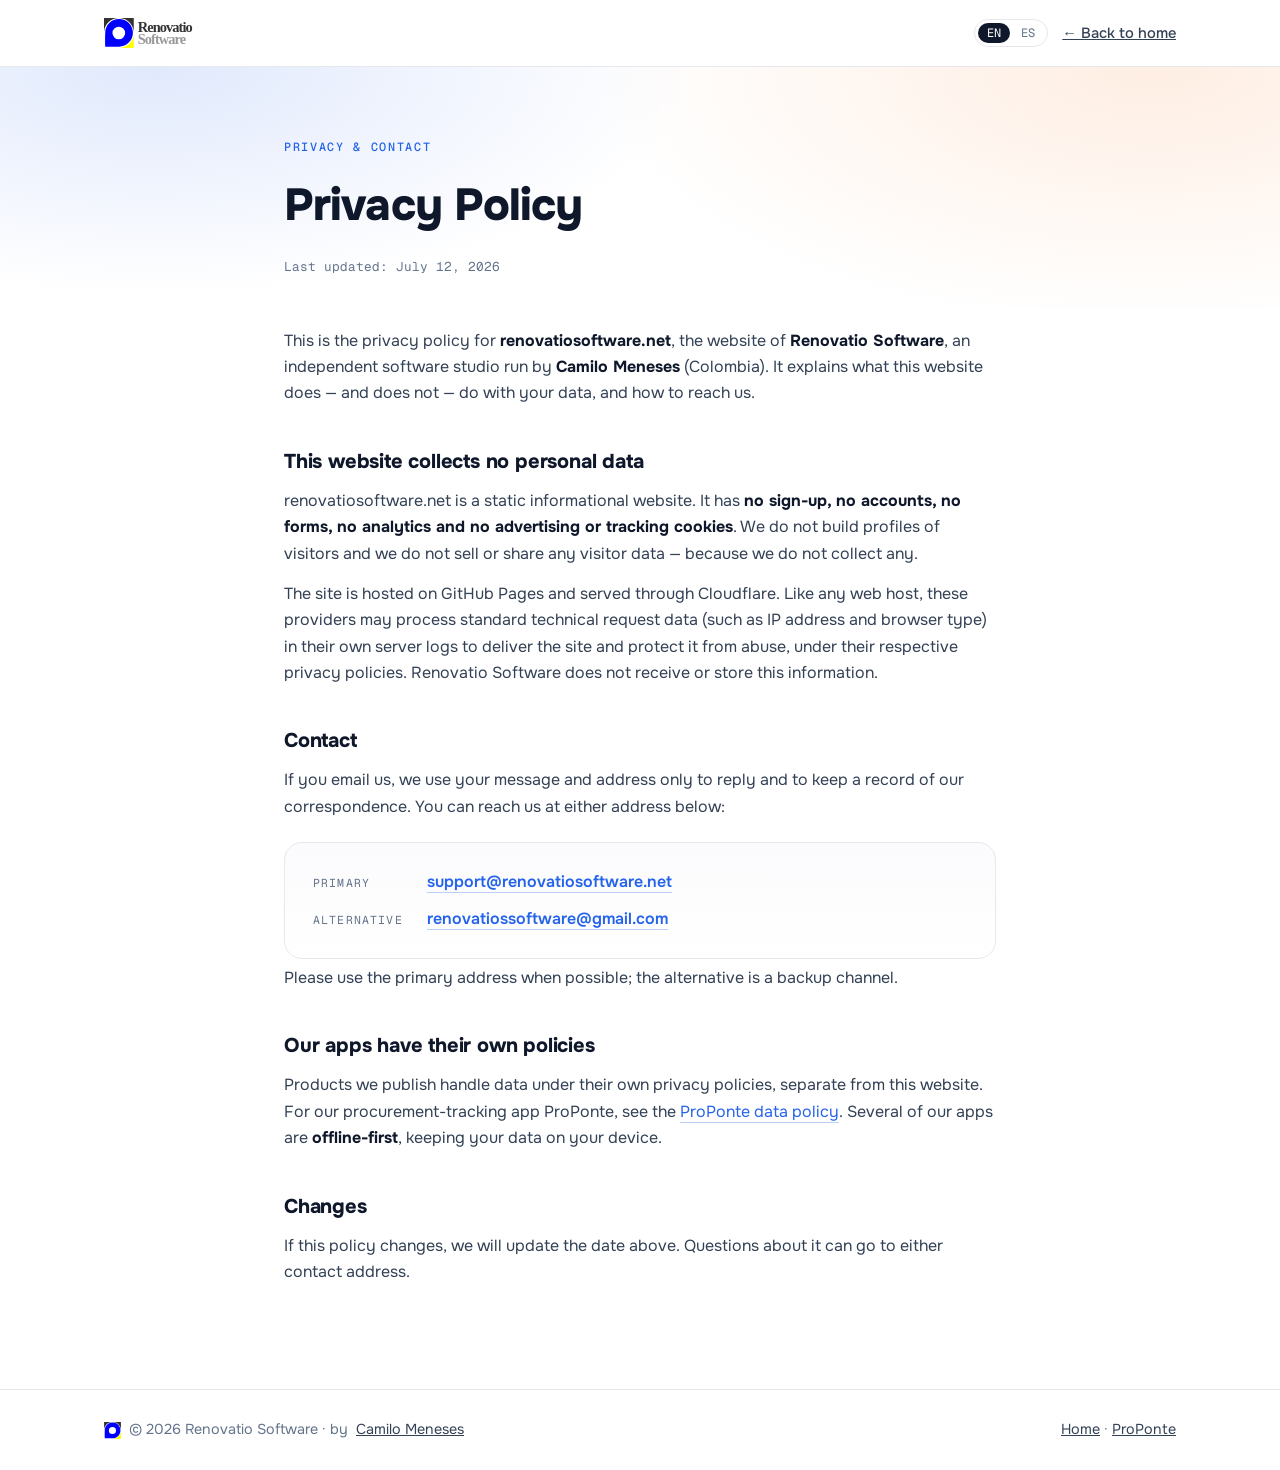
<file: en/privacy/index.html>
<!DOCTYPE html>
<html lang="en">
<head>
<meta charset="UTF-8" />
<meta name="viewport" content="width=device-width, initial-scale=1.0" />
<title>Privacy &amp; Contact — Renovatio Software</title>
<meta name="description" content="Privacy and contact information for Renovatio Software (renovatiosoftware.net). This site collects no personal data. Contact: support@renovatiosoftware.net." />
<link rel="canonical" href="https://renovatiosoftware.net/en/privacy/" />
<link rel="alternate" hreflang="en" href="https://renovatiosoftware.net/en/privacy/" />
<link rel="alternate" hreflang="es" href="https://renovatiosoftware.net/es/privacidad/" />
<link rel="alternate" hreflang="x-default" href="https://renovatiosoftware.net/en/privacy/" />
<link rel="icon" type="image/svg+xml" href="../../assets/renovatio_icon.svg" />
<meta name="robots" content="index,follow" />
<style>
  @font-face{font-family:'Onest';font-style:normal;font-weight:400 800;font-display:swap;src:url(../../assets/fonts/onest.woff2) format('woff2')}
  @font-face{font-family:'Geist Mono';font-style:normal;font-weight:400 600;font-display:swap;src:url(../../assets/fonts/geistmono.woff2) format('woff2')}
  :root{
    --ink:#0f172a;--ink-soft:#334155;--muted:#64748b;--line:#e6e8ee;--bg:#ffffff;
    --blue:#2563eb;--orange:#f97316;
    --font:'Onest',-apple-system,BlinkMacSystemFont,"Segoe UI",Roboto,Helvetica,Arial,sans-serif;
    --mono:'Geist Mono',ui-monospace,SFMono-Regular,Menlo,Consolas,monospace;
  }
  *{box-sizing:border-box;margin:0;padding:0}
  html{scroll-behavior:smooth}
  body{font-family:var(--font);color:var(--ink);background:var(--bg);line-height:1.65;-webkit-font-smoothing:antialiased}
  a{color:inherit}
  .wrap{max-width:760px;margin:0 auto;padding:0 24px}

  header.nav{border-bottom:1px solid var(--line)}
  .nav-inner{max-width:1120px;margin:0 auto;padding:0 24px;height:66px;display:flex;align-items:center;justify-content:space-between;gap:14px}
  .brand{font-weight:800;font-size:1.04rem;letter-spacing:-.01em}
  .brand-logo{height:30px;width:auto;display:block}
  .nav-right{display:flex;align-items:center;gap:14px}
  .back{font-size:.92rem;font-weight:500;color:var(--ink-soft)}
  .back:hover{color:var(--ink)}
  .lang{display:inline-flex;gap:2px;border:1px solid var(--line);border-radius:999px;padding:3px;font-family:var(--mono);font-size:.75rem}
  .lang a{padding:4px 9px;border-radius:999px;color:var(--muted);line-height:1;text-decoration:none}
  .lang a:hover{color:var(--ink)}
  .lang a.lang-on{background:var(--ink);color:#fff}

  .hero{padding:70px 0 30px;
    background:
      radial-gradient(900px 380px at 12% 0%, rgba(37,99,235,.14), transparent 60%),
      radial-gradient(900px 420px at 90% 0%, rgba(249,115,22,.12), transparent 62%),
      #fff}
  .eyebrow{font-family:var(--mono);font-size:.74rem;font-weight:500;letter-spacing:.14em;text-transform:uppercase;color:var(--blue)}
  h1{font-size:clamp(2rem,4.4vw,2.8rem);font-weight:800;letter-spacing:-.02em;margin-top:12px}
  .updated{margin-top:14px;font-family:var(--mono);font-size:.8rem;color:var(--muted)}

  main{padding:20px 0 80px}
  main h2{font-size:1.25rem;font-weight:750;letter-spacing:-.01em;margin:38px 0 10px}
  main p{color:var(--ink-soft);margin:0 0 14px}
  main strong{color:var(--ink);font-weight:700}
  main a[href^="mailto"],main a[href^="../"],main a[href^="http"]{color:var(--blue);text-decoration:none;border-bottom:1px solid rgba(37,99,235,.3)}
  main a:hover{border-color:var(--blue)}

  .contact-card{border:1px solid var(--line);border-radius:18px;padding:26px 28px;margin:22px 0 6px;background:linear-gradient(180deg,#fbfbfd,#fff)}
  .contact-card .row{display:flex;flex-wrap:wrap;gap:6px 10px;align-items:baseline;margin:0 0 10px}
  .contact-card .row:last-child{margin:0}
  .contact-card .lbl{font-family:var(--mono);font-size:.72rem;letter-spacing:.1em;text-transform:uppercase;color:var(--muted);min-width:104px}
  .contact-card .val{font-weight:600}

  footer{border-top:1px solid var(--line);padding:28px 0;margin-top:10px}
  .foot-inner{max-width:1120px;margin:0 auto;padding:0 24px;display:flex;flex-wrap:wrap;gap:10px 18px;align-items:center;justify-content:space-between;color:var(--muted);font-size:.9rem}
  .foot-inner a{color:var(--ink-soft)}
  @media (max-width:560px){.contact-card .lbl{min-width:0;display:block;width:100%}}
</style>
</head>
<body>

<header class="nav">
  <div class="nav-inner">
    <a class="brand" href="../" aria-label="Renovatio Software"><img class="brand-logo" src="../../assets/renovatio_horizontal_claro.svg" alt="Renovatio Software" /></a>
    <div class="nav-right">
      <span class="lang" aria-label="Language">
        <a class="lang-on" href="./" aria-current="page">EN</a>
        <a href="../../es/privacidad/">ES</a>
      </span>
      <a class="back" href="../">← Back to home</a>
    </div>
  </div>
</header>

<section class="hero">
  <div class="wrap">
    <div class="eyebrow">Privacy &amp; Contact</div>
    <h1>Privacy Policy</h1>
    <div class="updated">Last updated: July 12, 2026</div>
  </div>
</section>

<main>
  <div class="wrap">
    <p>This is the privacy policy for <strong>renovatiosoftware.net</strong>, the website of <strong>Renovatio Software</strong>, an independent software studio run by <strong>Camilo Meneses</strong> (Colombia). It explains what this website does — and does not — do with your data, and how to reach us.</p>

    <h2>This website collects no personal data</h2>
    <p>renovatiosoftware.net is a static informational website. It has <strong>no sign-up, no accounts, no forms, no analytics and no advertising or tracking cookies</strong>. We do not build profiles of visitors and we do not sell or share any visitor data — because we do not collect any.</p>
    <p>The site is hosted on GitHub Pages and served through Cloudflare. Like any web host, these providers may process standard technical request data (such as IP address and browser type) in their own server logs to deliver the site and protect it from abuse, under their respective privacy policies. Renovatio Software does not receive or store this information.</p>

    <h2>Contact</h2>
    <p>If you email us, we use your message and address only to reply and to keep a record of our correspondence. You can reach us at either address below:</p>
    <div class="contact-card">
      <div class="row"><span class="lbl">Primary</span> <span class="val"><a href="mailto:support@renovatiosoftware.net">support@renovatiosoftware.net</a></span></div>
      <div class="row"><span class="lbl">Alternative</span> <span class="val"><a href="mailto:renovatiossoftware@gmail.com">renovatiossoftware@gmail.com</a></span></div>
    </div>
    <p>Please use the primary address when possible; the alternative is a backup channel.</p>

    <h2>Our apps have their own policies</h2>
    <p>Products we publish handle data under their own privacy policies, separate from this website. For our procurement-tracking app ProPonte, see the <a href="../../proponte/politica/">ProPonte data policy</a>. Several of our apps are <strong>offline-first</strong>, keeping your data on your device.</p>

    <h2>Changes</h2>
    <p>If this policy changes, we will update the date above. Questions about it can go to either contact address.</p>
  </div>
</main>

<footer>
  <div class="foot-inner">
    <span style="display:inline-flex;align-items:center;gap:8px"><img src="../../assets/renovatio_icon.svg" alt="" style="height:17px;width:17px;display:block" />© 2026 Renovatio Software · by <a href="https://www.linkedin.com/in/camilo-meneses/" target="_blank" rel="noopener">Camilo Meneses</a></span>
    <span><a href="../">Home</a> · <a href="../../proponte/">ProPonte</a></span>
  </div>
</footer>

</body>
</html>
</file>
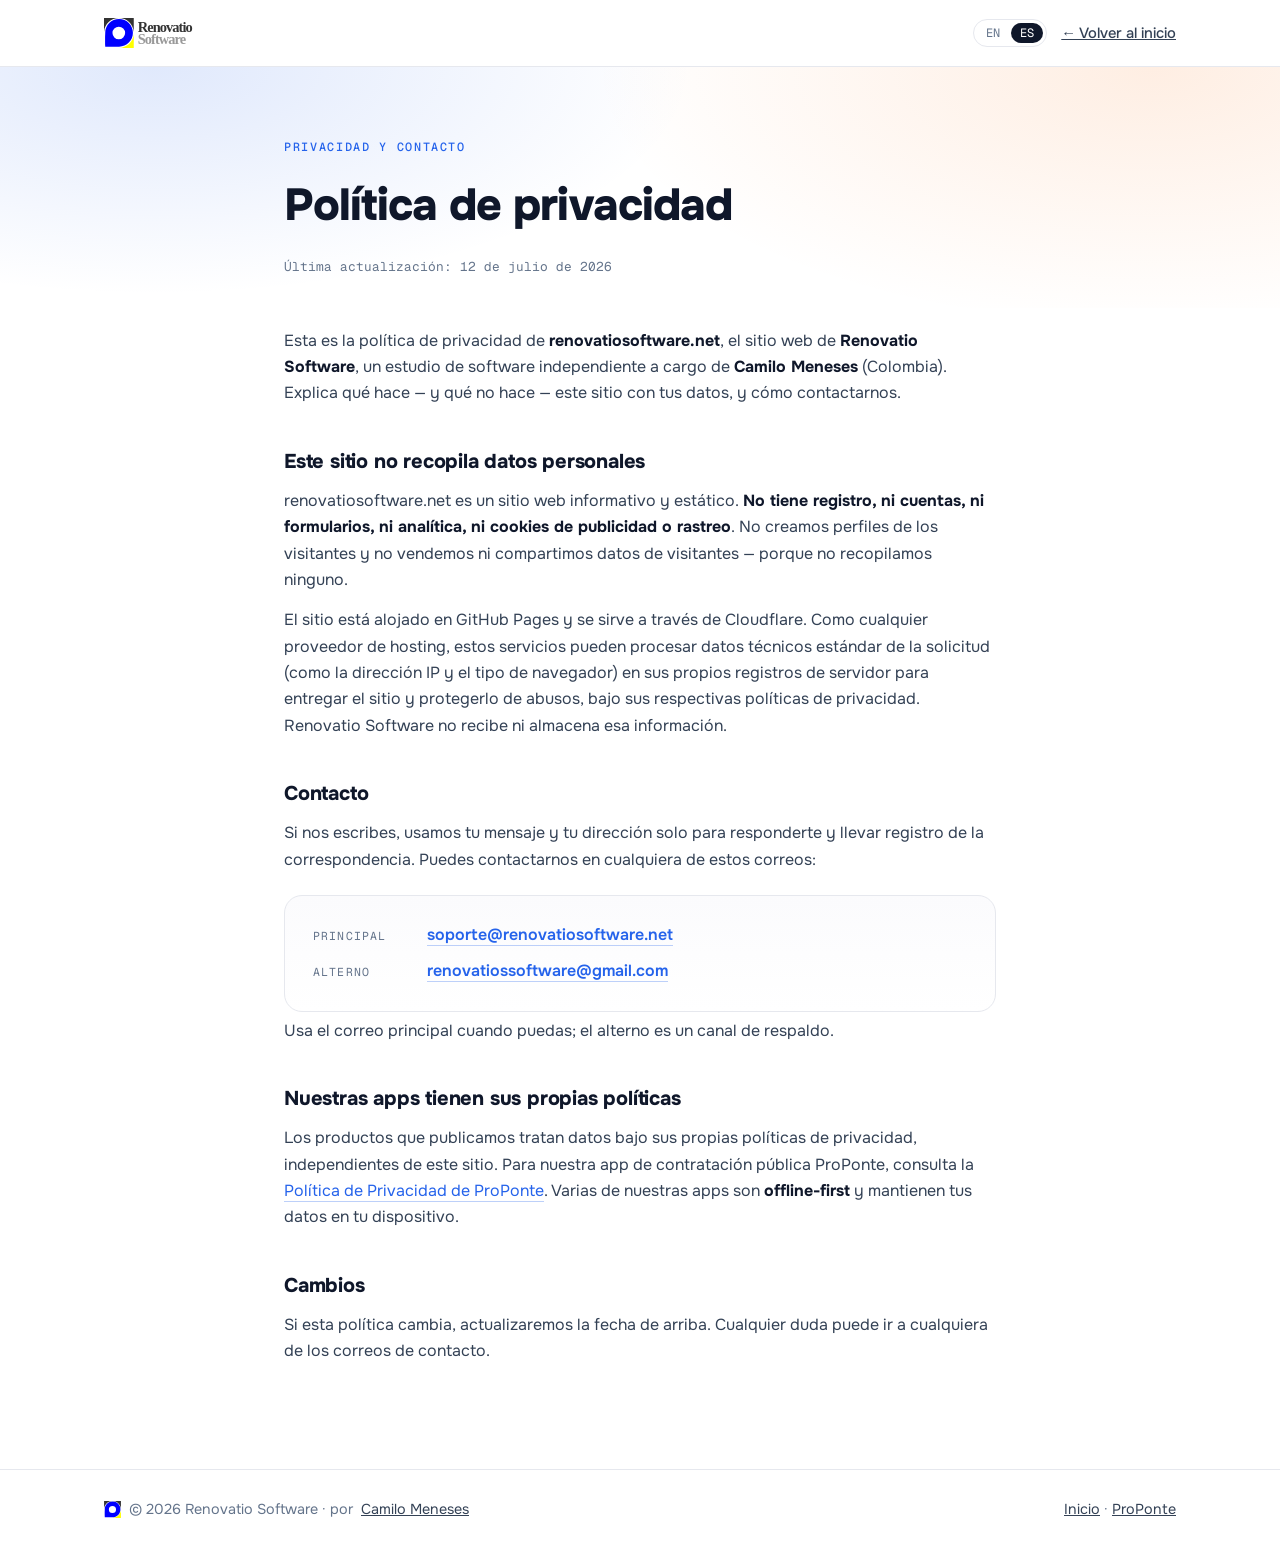
<file: es/privacidad/index.html>
<!DOCTYPE html>
<html lang="es">
<head>
<meta charset="UTF-8" />
<meta name="viewport" content="width=device-width, initial-scale=1.0" />
<title>Privacidad y contacto — Renovatio Software</title>
<meta name="description" content="Información de privacidad y contacto de Renovatio Software (renovatiosoftware.net). Este sitio no recopila datos personales. Contacto: soporte@renovatiosoftware.net." />
<link rel="canonical" href="https://renovatiosoftware.net/es/privacidad/" />
<link rel="alternate" hreflang="en" href="https://renovatiosoftware.net/en/privacy/" />
<link rel="alternate" hreflang="es" href="https://renovatiosoftware.net/es/privacidad/" />
<link rel="alternate" hreflang="x-default" href="https://renovatiosoftware.net/en/privacy/" />
<link rel="icon" type="image/svg+xml" href="../../assets/renovatio_icon.svg" />
<meta name="robots" content="index,follow" />
<style>
  @font-face{font-family:'Onest';font-style:normal;font-weight:400 800;font-display:swap;src:url(../../assets/fonts/onest.woff2) format('woff2')}
  @font-face{font-family:'Geist Mono';font-style:normal;font-weight:400 600;font-display:swap;src:url(../../assets/fonts/geistmono.woff2) format('woff2')}
  :root{
    --ink:#0f172a;--ink-soft:#334155;--muted:#64748b;--line:#e6e8ee;--bg:#ffffff;
    --blue:#2563eb;--orange:#f97316;
    --font:'Onest',-apple-system,BlinkMacSystemFont,"Segoe UI",Roboto,Helvetica,Arial,sans-serif;
    --mono:'Geist Mono',ui-monospace,SFMono-Regular,Menlo,Consolas,monospace;
  }
  *{box-sizing:border-box;margin:0;padding:0}
  html{scroll-behavior:smooth}
  body{font-family:var(--font);color:var(--ink);background:var(--bg);line-height:1.65;-webkit-font-smoothing:antialiased}
  a{color:inherit}
  .wrap{max-width:760px;margin:0 auto;padding:0 24px}

  header.nav{border-bottom:1px solid var(--line)}
  .nav-inner{max-width:1120px;margin:0 auto;padding:0 24px;height:66px;display:flex;align-items:center;justify-content:space-between;gap:14px}
  .brand{font-weight:800;font-size:1.04rem;letter-spacing:-.01em}
  .brand-logo{height:30px;width:auto;display:block}
  .nav-right{display:flex;align-items:center;gap:14px}
  .back{font-size:.92rem;font-weight:500;color:var(--ink-soft)}
  .back:hover{color:var(--ink)}
  .lang{display:inline-flex;gap:2px;border:1px solid var(--line);border-radius:999px;padding:3px;font-family:var(--mono);font-size:.75rem}
  .lang a{padding:4px 9px;border-radius:999px;color:var(--muted);line-height:1;text-decoration:none}
  .lang a:hover{color:var(--ink)}
  .lang a.lang-on{background:var(--ink);color:#fff}

  .hero{padding:70px 0 30px;
    background:
      radial-gradient(900px 380px at 12% 0%, rgba(37,99,235,.14), transparent 60%),
      radial-gradient(900px 420px at 90% 0%, rgba(249,115,22,.12), transparent 62%),
      #fff}
  .eyebrow{font-family:var(--mono);font-size:.74rem;font-weight:500;letter-spacing:.14em;text-transform:uppercase;color:var(--blue)}
  h1{font-size:clamp(2rem,4.4vw,2.8rem);font-weight:800;letter-spacing:-.02em;margin-top:12px}
  .updated{margin-top:14px;font-family:var(--mono);font-size:.8rem;color:var(--muted)}

  main{padding:20px 0 80px}
  main h2{font-size:1.25rem;font-weight:750;letter-spacing:-.01em;margin:38px 0 10px}
  main p{color:var(--ink-soft);margin:0 0 14px}
  main strong{color:var(--ink);font-weight:700}
  main a[href^="mailto"],main a[href^="../"],main a[href^="http"]{color:var(--blue);text-decoration:none;border-bottom:1px solid rgba(37,99,235,.3)}
  main a:hover{border-color:var(--blue)}

  .contact-card{border:1px solid var(--line);border-radius:18px;padding:26px 28px;margin:22px 0 6px;background:linear-gradient(180deg,#fbfbfd,#fff)}
  .contact-card .row{display:flex;flex-wrap:wrap;gap:6px 10px;align-items:baseline;margin:0 0 10px}
  .contact-card .row:last-child{margin:0}
  .contact-card .lbl{font-family:var(--mono);font-size:.72rem;letter-spacing:.1em;text-transform:uppercase;color:var(--muted);min-width:104px}
  .contact-card .val{font-weight:600}

  footer{border-top:1px solid var(--line);padding:28px 0;margin-top:10px}
  .foot-inner{max-width:1120px;margin:0 auto;padding:0 24px;display:flex;flex-wrap:wrap;gap:10px 18px;align-items:center;justify-content:space-between;color:var(--muted);font-size:.9rem}
  .foot-inner a{color:var(--ink-soft)}
  @media (max-width:560px){.contact-card .lbl{min-width:0;display:block;width:100%}}
</style>
</head>
<body>

<header class="nav">
  <div class="nav-inner">
    <a class="brand" href="../" aria-label="Renovatio Software"><img class="brand-logo" src="../../assets/renovatio_horizontal_claro.svg" alt="Renovatio Software" /></a>
    <div class="nav-right">
      <span class="lang" aria-label="Idioma">
        <a href="../../en/privacy/">EN</a>
        <a class="lang-on" href="./" aria-current="page">ES</a>
      </span>
      <a class="back" href="../">← Volver al inicio</a>
    </div>
  </div>
</header>

<section class="hero">
  <div class="wrap">
    <div class="eyebrow">Privacidad y contacto</div>
    <h1>Política de privacidad</h1>
    <div class="updated">Última actualización: 12 de julio de 2026</div>
  </div>
</section>

<main>
  <div class="wrap">
    <p>Esta es la política de privacidad de <strong>renovatiosoftware.net</strong>, el sitio web de <strong>Renovatio Software</strong>, un estudio de software independiente a cargo de <strong>Camilo Meneses</strong> (Colombia). Explica qué hace — y qué no hace — este sitio con tus datos, y cómo contactarnos.</p>

    <h2>Este sitio no recopila datos personales</h2>
    <p>renovatiosoftware.net es un sitio web informativo y estático. <strong>No tiene registro, ni cuentas, ni formularios, ni analítica, ni cookies de publicidad o rastreo</strong>. No creamos perfiles de los visitantes y no vendemos ni compartimos datos de visitantes — porque no recopilamos ninguno.</p>
    <p>El sitio está alojado en GitHub Pages y se sirve a través de Cloudflare. Como cualquier proveedor de hosting, estos servicios pueden procesar datos técnicos estándar de la solicitud (como la dirección IP y el tipo de navegador) en sus propios registros de servidor para entregar el sitio y protegerlo de abusos, bajo sus respectivas políticas de privacidad. Renovatio Software no recibe ni almacena esa información.</p>

    <h2>Contacto</h2>
    <p>Si nos escribes, usamos tu mensaje y tu dirección solo para responderte y llevar registro de la correspondencia. Puedes contactarnos en cualquiera de estos correos:</p>
    <div class="contact-card">
      <div class="row"><span class="lbl">Principal</span> <span class="val"><a href="mailto:soporte@renovatiosoftware.net">soporte@renovatiosoftware.net</a></span></div>
      <div class="row"><span class="lbl">Alterno</span> <span class="val"><a href="mailto:renovatiossoftware@gmail.com">renovatiossoftware@gmail.com</a></span></div>
    </div>
    <p>Usa el correo principal cuando puedas; el alterno es un canal de respaldo.</p>

    <h2>Nuestras apps tienen sus propias políticas</h2>
    <p>Los productos que publicamos tratan datos bajo sus propias políticas de privacidad, independientes de este sitio. Para nuestra app de contratación pública ProPonte, consulta la <a href="../../proponte/politica/">Política de Privacidad de ProPonte</a>. Varias de nuestras apps son <strong>offline-first</strong> y mantienen tus datos en tu dispositivo.</p>

    <h2>Cambios</h2>
    <p>Si esta política cambia, actualizaremos la fecha de arriba. Cualquier duda puede ir a cualquiera de los correos de contacto.</p>
  </div>
</main>

<footer>
  <div class="foot-inner">
    <span style="display:inline-flex;align-items:center;gap:8px"><img src="../../assets/renovatio_icon.svg" alt="" style="height:17px;width:17px;display:block" />© 2026 Renovatio Software · por <a href="https://www.linkedin.com/in/camilo-meneses/" target="_blank" rel="noopener">Camilo Meneses</a></span>
    <span><a href="../">Inicio</a> · <a href="../../proponte/">ProPonte</a></span>
  </div>
</footer>

</body>
</html>
</file>
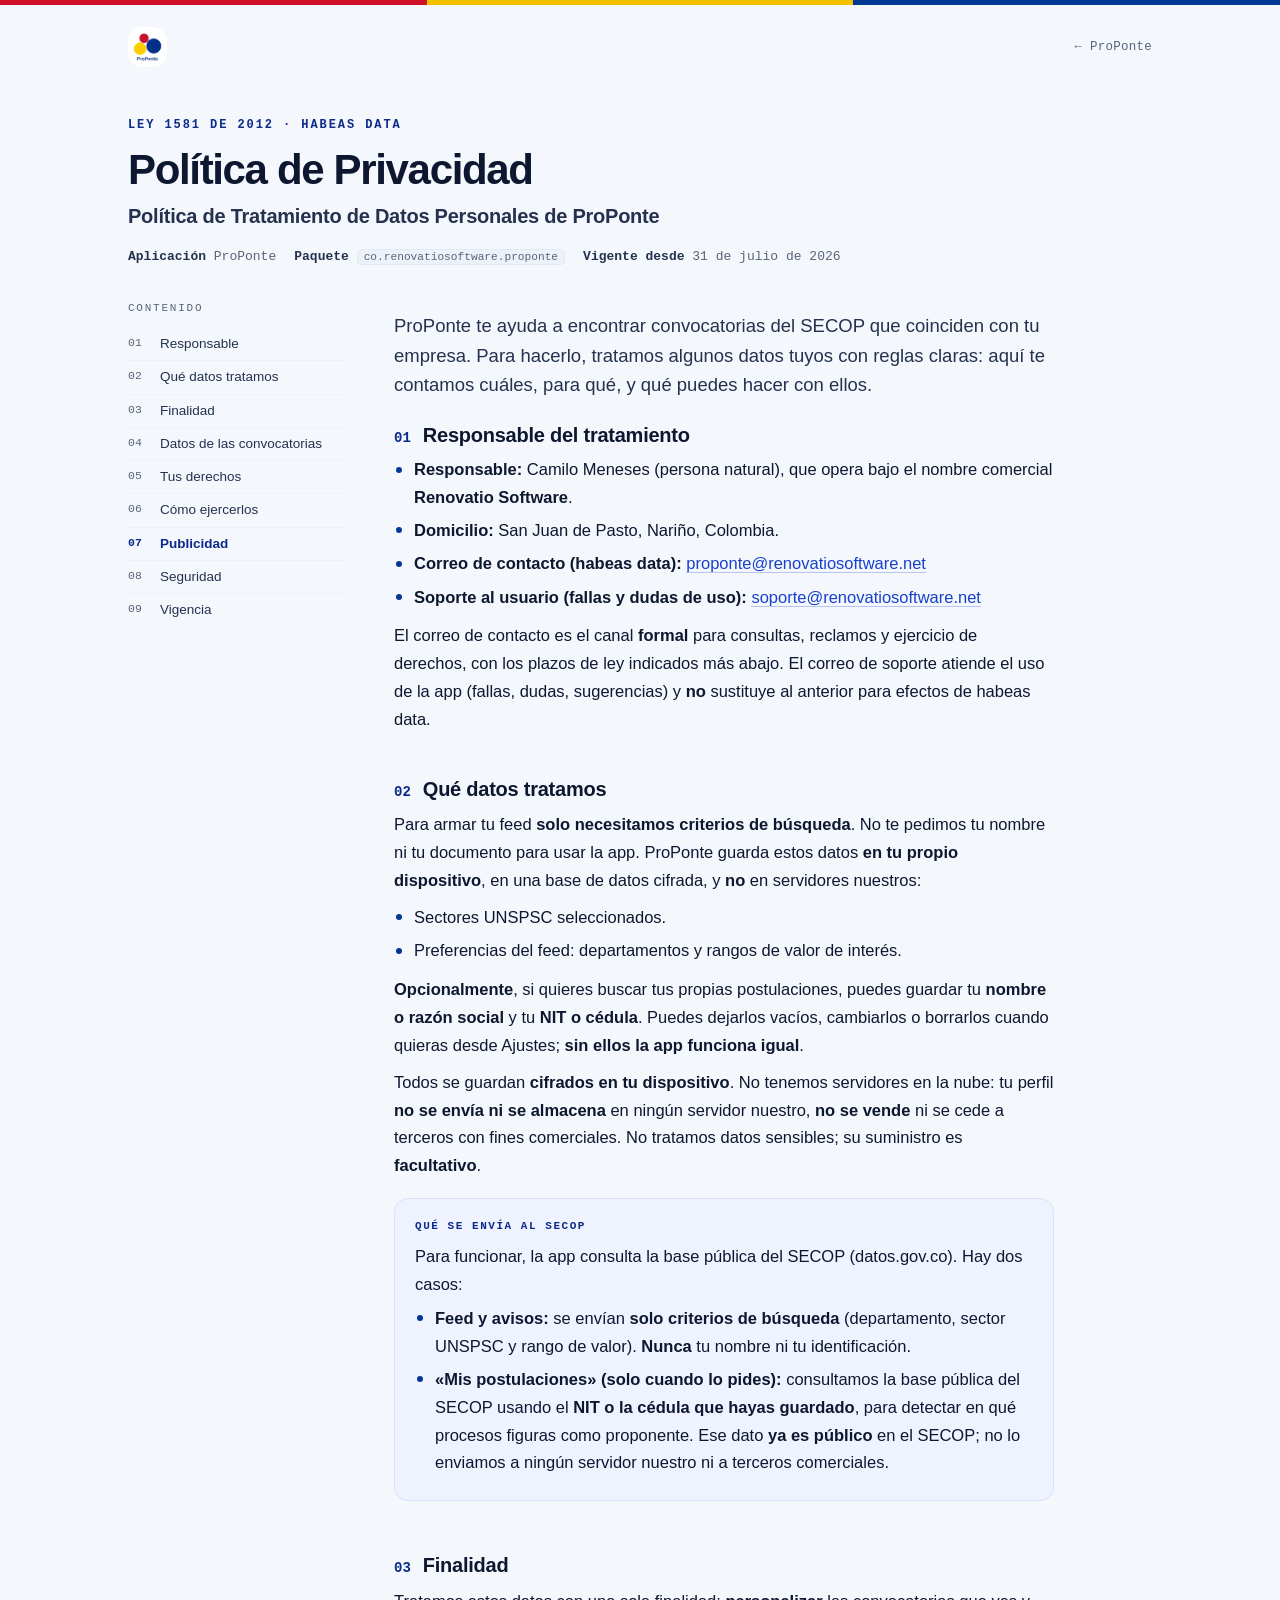
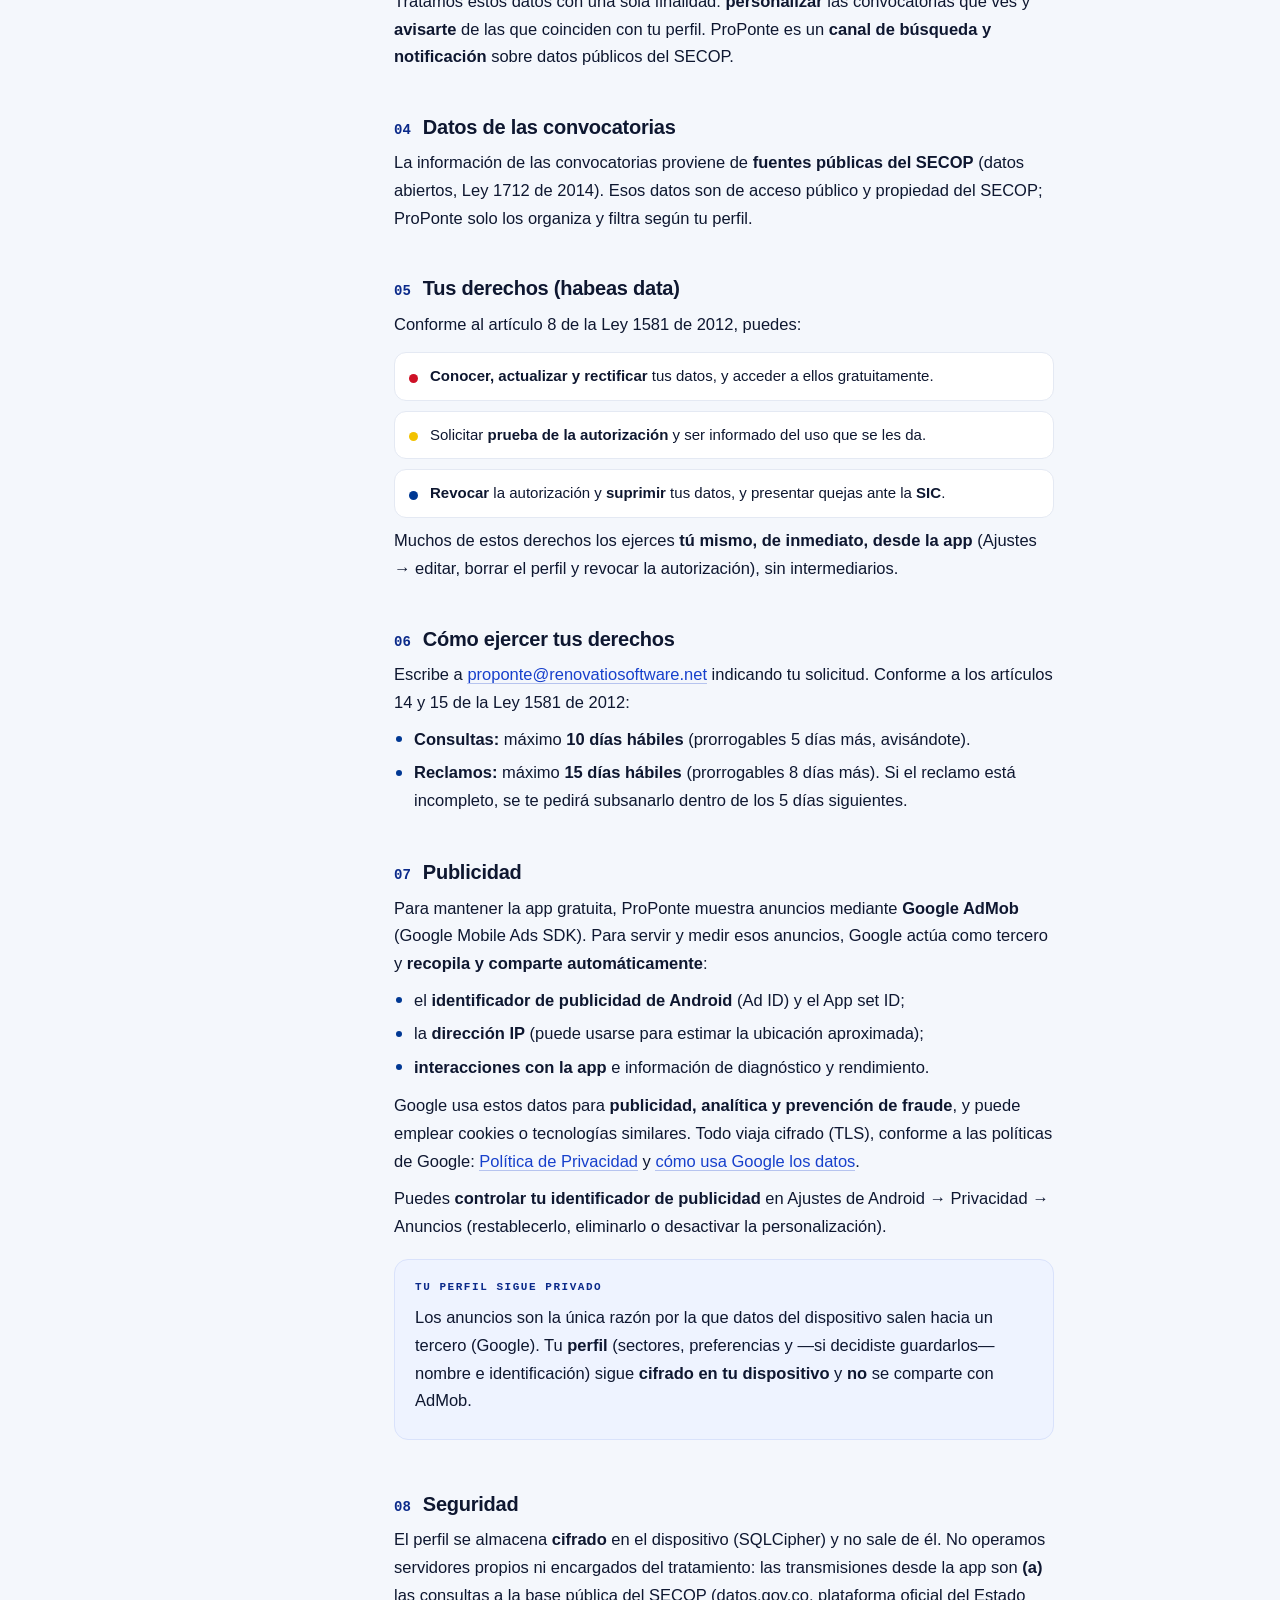
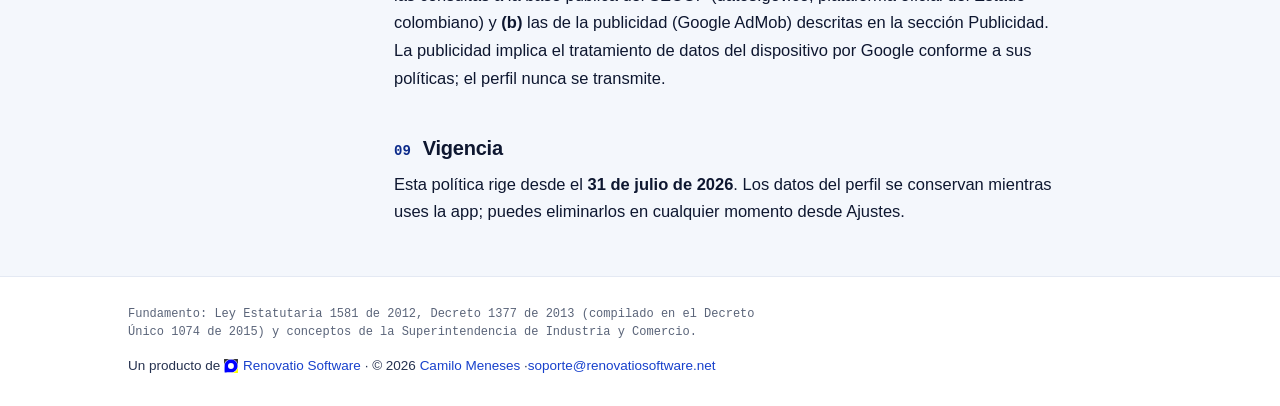
<file: proponte/politica/index.html>
<!doctype html>
<html lang="es-CO">
<head>
<meta charset="utf-8">
<meta name="viewport" content="width=device-width, initial-scale=1">
<title>Política de Privacidad — ProPonte</title>
<meta name="description" content="Política de Privacidad de ProPonte, la app para buscar convocatorias del SECOP. Tratamiento de datos personales conforme a la Ley 1581 de 2012 (Colombia).">
<link rel="canonical" href="https://renovatiosoftware.net/proponte/politica/">
<meta name="theme-color" content="#0b2a8a">
<link rel="icon" href="../logo.png">
<meta property="og:type" content="article">
<meta property="og:site_name" content="ProPonte">
<meta property="og:locale" content="es_CO">
<meta property="og:url" content="https://renovatiosoftware.net/proponte/politica/">
<meta property="og:title" content="Política de Privacidad — ProPonte">
<meta property="og:description" content="Cómo ProPonte trata tus datos (Ley 1581 de 2012). Perfil cifrado en tu dispositivo; sin servidores propios.">
<meta property="og:image" content="https://renovatiosoftware.net/proponte/logo.png">
<script type="application/ld+json">
{"@context":"https://schema.org","@type":"PrivacyPolicy","name":"Política de Privacidad — ProPonte","alternateName":"Política de Tratamiento de Datos Personales — ProPonte","url":"https://renovatiosoftware.net/proponte/politica/","inLanguage":"es-CO","publisher":{"@type":"Person","name":"Camilo Meneses","url":"https://renovatiosoftware.net/proponte/"}}
</script>
<style>
  :root{
    --paper:#F4F7FC; --surface:#FFFFFF; --ink:#0E1730; --ink-2:#25314F; --soft:#5A6479;
    --brand:#0B2A8A; --brand-2:#1740CC; --line:#E4E9F3; --line-2:#EDF1F9;
    --callout:#EEF3FF; --rojo:#CE1126; --amarillo:#F2C200; --azul:#003893;
    --mono:ui-monospace,"SF Mono","Cascadia Mono","Roboto Mono",Menlo,Consolas,monospace;
    --sans:-apple-system,BlinkMacSystemFont,"Segoe UI",Roboto,Inter,"Helvetica Neue",Arial,sans-serif;
  }
  *{box-sizing:border-box}
  html{-webkit-text-size-adjust:100%;scroll-behavior:smooth}
  @media (prefers-reduced-motion:reduce){html{scroll-behavior:auto}}
  body{margin:0;background:var(--paper);color:var(--ink);font-family:var(--sans);
    font-size:16.5px;line-height:1.68;-webkit-font-smoothing:antialiased}

  .tricolor{height:5px;display:flex}
  .tricolor i{flex:1}
  .tricolor i:nth-child(1){background:var(--rojo)}
  .tricolor i:nth-child(2){background:var(--amarillo)}
  .tricolor i:nth-child(3){background:var(--azul)}

  .head{max-width:1080px;margin:0 auto;padding:22px 28px;display:flex;align-items:center;justify-content:space-between;gap:16px}
  .brand{display:flex;align-items:center;gap:11px;text-decoration:none;color:inherit}
  .brand img{height:40px;width:auto;display:block}
  .head .back{font-family:var(--mono);font-size:12.5px;color:var(--soft);text-decoration:none;letter-spacing:.02em}
  .head .back:hover{color:var(--brand-2)}

  .hero{max-width:1080px;margin:0 auto;padding:26px 28px 8px}
  .eyebrow{font-family:var(--mono);font-size:12px;letter-spacing:.16em;text-transform:uppercase;
    color:var(--brand);font-weight:600;margin:0 0 12px}
  h1{font-size:clamp(30px,5vw,42px);line-height:1.08;letter-spacing:-.032em;font-weight:800;margin:0;color:var(--ink)}
  .h1-sub{font-size:clamp(17px,2.4vw,20px);line-height:1.35;letter-spacing:-.012em;font-weight:600;
    color:var(--ink-2);margin:10px 0 0}
  .meta{font-family:var(--mono);font-size:13px;color:var(--soft);margin:16px 0 0;display:flex;flex-wrap:wrap;gap:6px 18px}
  .meta b{color:var(--ink-2);font-weight:600}

  .layout{max-width:1080px;margin:0 auto;padding:26px 28px 40px;display:grid;grid-template-columns:220px 1fr;gap:46px;align-items:start}

  .toc{position:sticky;top:24px;font-size:13.5px;line-height:1.35}
  .toc .toc-t{font-family:var(--mono);font-size:11px;letter-spacing:.16em;text-transform:uppercase;color:var(--soft);margin:0 0 12px}
  .toc ol{list-style:none;margin:0;padding:0;counter-reset:t}
  .toc li{counter-increment:t;margin:0}
  .toc a{display:grid;grid-template-columns:26px 1fr;gap:6px;padding:7px 0;color:var(--ink-2);text-decoration:none;border-top:1px solid var(--line-2)}
  .toc a::before{content:counter(t,decimal-leading-zero);font-family:var(--mono);font-size:11.5px;color:var(--soft)}
  .toc li:first-child a{border-top:0}
  .toc a:hover{color:var(--brand-2)}
  .toc a.active{color:var(--brand);font-weight:600}
  .toc a.active::before{color:var(--brand)}

  .content{max-width:660px;counter-reset:s}
  .lead{font-size:18.5px;line-height:1.6;color:var(--ink-2);margin:0 0 6px}
  .sec{counter-increment:s;padding-top:34px;scroll-margin-top:24px}
  .sec:first-of-type{padding-top:14px}
  .sec h2{font-size:20px;line-height:1.25;letter-spacing:-.012em;font-weight:700;color:var(--ink);
    margin:0 0 .5rem;display:grid;grid-template-columns:auto 1fr;gap:12px;align-items:baseline}
  .sec h2::before{content:counter(s,decimal-leading-zero);font-family:var(--mono);font-size:14px;
    font-weight:600;color:var(--brand);letter-spacing:0}
  .content p{margin:.6rem 0}
  .content ul{margin:.5rem 0 .7rem;padding-left:0;list-style:none}
  .content li{position:relative;padding-left:20px;margin:.34rem 0}
  .content li::before{content:"";position:absolute;left:2px;top:.62em;width:6px;height:6px;border-radius:50%;background:var(--azul)}
  .content a{color:var(--brand-2);text-decoration:none;border-bottom:1px solid rgba(23,64,204,.28)}
  .content a:hover{border-bottom-color:var(--brand-2)}
  strong{color:var(--ink);font-weight:650}
  code{font-family:var(--mono);font-size:.86em;background:var(--line-2);border:1px solid var(--line);border-radius:5px;padding:1px 6px}

  .callout{margin:18px 0;background:var(--callout);border:1px solid #D9E2FB;border-radius:14px;padding:18px 20px}
  .callout .ct{font-family:var(--mono);font-size:11px;letter-spacing:.14em;text-transform:uppercase;color:var(--brand);margin:0 0 8px;font-weight:600}
  .callout p{margin:.35rem 0}
  .callout ul{margin:.4rem 0 0}

  .rights{display:grid;gap:10px;margin:14px 0 2px}
  .right{display:grid;grid-template-columns:auto 1fr;gap:12px;align-items:start;padding:12px 14px;background:var(--surface);border:1px solid var(--line);border-radius:12px}
  .right .dot{width:9px;height:9px;border-radius:50%;margin-top:.5em}
  .right:nth-child(3n+1) .dot{background:var(--rojo)}
  .right:nth-child(3n+2) .dot{background:var(--amarillo)}
  .right:nth-child(3n+3) .dot{background:var(--azul)}
  .right p{margin:0;font-size:15px;line-height:1.5}

  .foot{border-top:1px solid var(--line);background:var(--surface)}
  .foot .fin{max-width:1080px;margin:0 auto;padding:28px;display:flex;flex-wrap:wrap;gap:14px 28px;justify-content:space-between;align-items:center}
  .foot .law{font-family:var(--mono);font-size:12px;color:var(--soft);max-width:640px;line-height:1.5;margin:0}
  .foot .who{font-size:13.5px;color:var(--ink-2);margin:0}
  .foot a{color:var(--brand-2);text-decoration:none}

  a:focus-visible,.toc a:focus-visible{outline:2px solid var(--brand-2);outline-offset:3px;border-radius:3px}

  @media (max-width:860px){
    .layout{grid-template-columns:1fr;gap:0}
    .toc{position:static;margin:0 0 26px;border:1px solid var(--line);border-radius:14px;background:var(--surface);padding:16px 18px}
    .toc a{grid-template-columns:26px 1fr}
    .content{max-width:none}
  }
  @media (max-width:520px){
    .head,.hero,.layout,.foot .fin{padding-left:20px;padding-right:20px}
    body{font-size:16px}
  }
</style>
</head>
<body>
<div class="tricolor" aria-hidden="true"><i></i><i></i><i></i></div>

<header class="head">
  <a class="brand" href="../"><img src="../logo.png" alt="ProPonte"></a>
  <a class="back" href="../">← ProPonte</a>
</header>

<section class="hero">
  <p class="eyebrow">Ley 1581 de 2012 · Habeas data</p>
  <h1>Política de Privacidad</h1>
  <p class="h1-sub">Política de Tratamiento de Datos Personales de ProPonte</p>
  <p class="meta">
    <span><b>Aplicación</b> ProPonte</span>
    <span><b>Paquete</b> <code>co.renovatiosoftware.proponte</code></span>
    <span><b>Vigente desde</b> 31 de julio de 2026</span>
  </p>
</section>

<div class="layout">
  <nav class="toc" aria-label="Contenido">
    <p class="toc-t">Contenido</p>
    <ol>
      <li><a href="#responsable">Responsable</a></li>
      <li><a href="#datos">Qué datos tratamos</a></li>
      <li><a href="#finalidad">Finalidad</a></li>
      <li><a href="#convocatorias">Datos de las convocatorias</a></li>
      <li><a href="#derechos">Tus derechos</a></li>
      <li><a href="#plazos">Cómo ejercerlos</a></li>
      <li><a href="#publicidad">Publicidad</a></li>
      <li><a href="#seguridad">Seguridad</a></li>
      <li><a href="#vigencia">Vigencia</a></li>
    </ol>
  </nav>

  <main class="content">
    <p class="lead">ProPonte te ayuda a encontrar convocatorias del SECOP que coinciden con tu empresa. Para hacerlo, tratamos algunos datos tuyos con reglas claras: aquí te contamos cuáles, para qué, y qué puedes hacer con ellos.</p>

    <section class="sec" id="responsable">
      <h2>Responsable del tratamiento</h2>
      <ul>
        <li><strong>Responsable:</strong> Camilo Meneses (persona natural), que opera bajo el nombre comercial <strong>Renovatio Software</strong>.</li>
        <li><strong>Domicilio:</strong> San Juan de Pasto, Nariño, Colombia.</li>
        <li><strong>Correo de contacto (habeas data):</strong> <a href="mailto:proponte@renovatiosoftware.net?subject=ProPonte%20%E2%80%94%20Habeas%20data">proponte@renovatiosoftware.net</a></li>
        <li><strong>Soporte al usuario (fallas y dudas de uso):</strong> <a href="mailto:soporte@renovatiosoftware.net?subject=Soporte%20ProPonte">soporte@renovatiosoftware.net</a></li>
      </ul>
      <p>El correo de contacto es el canal <strong>formal</strong> para consultas, reclamos y ejercicio de derechos, con los plazos de ley indicados más abajo. El correo de soporte atiende el uso de la app (fallas, dudas, sugerencias) y <strong>no</strong> sustituye al anterior para efectos de habeas data.</p>
    </section>

    <section class="sec" id="datos">
      <h2>Qué datos tratamos</h2>
      <p>Para armar tu feed <strong>solo necesitamos criterios de búsqueda</strong>. No te pedimos tu nombre ni tu documento para usar la app. ProPonte guarda estos datos <strong>en tu propio dispositivo</strong>, en una base de datos cifrada, y <strong>no</strong> en servidores nuestros:</p>
      <ul>
        <li>Sectores UNSPSC seleccionados.</li>
        <li>Preferencias del feed: departamentos y rangos de valor de interés.</li>
      </ul>
      <p><strong>Opcionalmente</strong>, si quieres buscar tus propias postulaciones, puedes guardar tu <strong>nombre o razón social</strong> y tu <strong>NIT o cédula</strong>. Puedes dejarlos vacíos, cambiarlos o borrarlos cuando quieras desde Ajustes; <strong>sin ellos la app funciona igual</strong>.</p>
      <p>Todos se guardan <strong>cifrados en tu dispositivo</strong>. No tenemos servidores en la nube: tu perfil <strong>no se envía ni se almacena</strong> en ningún servidor nuestro, <strong>no se vende</strong> ni se cede a terceros con fines comerciales. No tratamos datos sensibles; su suministro es <strong>facultativo</strong>.</p>
      <div class="callout">
        <p class="ct">Qué se envía al SECOP</p>
        <p>Para funcionar, la app consulta la base pública del SECOP (datos.gov.co). Hay dos casos:</p>
        <ul>
          <li><strong>Feed y avisos:</strong> se envían <strong>solo criterios de búsqueda</strong> (departamento, sector UNSPSC y rango de valor). <strong>Nunca</strong> tu nombre ni tu identificación.</li>
          <li><strong>«Mis postulaciones» (solo cuando lo pides):</strong> consultamos la base pública del SECOP usando el <strong>NIT o la cédula que hayas guardado</strong>, para detectar en qué procesos figuras como proponente. Ese dato <strong>ya es público</strong> en el SECOP; no lo enviamos a ningún servidor nuestro ni a terceros comerciales.</li>
        </ul>
      </div>
    </section>

    <section class="sec" id="finalidad">
      <h2>Finalidad</h2>
      <p>Tratamos estos datos con una sola finalidad: <strong>personalizar</strong> las convocatorias que ves y <strong>avisarte</strong> de las que coinciden con tu perfil. ProPonte es un <strong>canal de búsqueda y notificación</strong> sobre datos públicos del SECOP.</p>
    </section>

    <section class="sec" id="convocatorias">
      <h2>Datos de las convocatorias</h2>
      <p>La información de las convocatorias proviene de <strong>fuentes públicas del SECOP</strong> (datos abiertos, Ley 1712 de 2014). Esos datos son de acceso público y propiedad del SECOP; ProPonte solo los organiza y filtra según tu perfil.</p>
    </section>

    <section class="sec" id="derechos">
      <h2>Tus derechos (habeas data)</h2>
      <p>Conforme al artículo 8 de la Ley 1581 de 2012, puedes:</p>
      <div class="rights">
        <div class="right"><span class="dot"></span><p><strong>Conocer, actualizar y rectificar</strong> tus datos, y acceder a ellos gratuitamente.</p></div>
        <div class="right"><span class="dot"></span><p>Solicitar <strong>prueba de la autorización</strong> y ser informado del uso que se les da.</p></div>
        <div class="right"><span class="dot"></span><p><strong>Revocar</strong> la autorización y <strong>suprimir</strong> tus datos, y presentar quejas ante la <strong>SIC</strong>.</p></div>
      </div>
      <p>Muchos de estos derechos los ejerces <strong>tú mismo, de inmediato, desde la app</strong> (Ajustes → editar, borrar el perfil y revocar la autorización), sin intermediarios.</p>
    </section>

    <section class="sec" id="plazos">
      <h2>Cómo ejercer tus derechos</h2>
      <p>Escribe a <a href="mailto:proponte@renovatiosoftware.net?subject=ProPonte%20%E2%80%94%20Habeas%20data">proponte@renovatiosoftware.net</a> indicando tu solicitud. Conforme a los artículos 14 y 15 de la Ley 1581 de 2012:</p>
      <ul>
        <li><strong>Consultas:</strong> máximo <strong>10 días hábiles</strong> (prorrogables 5 días más, avisándote).</li>
        <li><strong>Reclamos:</strong> máximo <strong>15 días hábiles</strong> (prorrogables 8 días más). Si el reclamo está incompleto, se te pedirá subsanarlo dentro de los 5 días siguientes.</li>
      </ul>
    </section>

    <section class="sec" id="publicidad">
      <h2>Publicidad</h2>
      <p>Para mantener la app gratuita, ProPonte muestra anuncios mediante <strong>Google AdMob</strong> (Google Mobile Ads SDK). Para servir y medir esos anuncios, Google actúa como tercero y <strong>recopila y comparte automáticamente</strong>:</p>
      <ul>
        <li>el <strong>identificador de publicidad de Android</strong> (Ad ID) y el App set ID;</li>
        <li>la <strong>dirección IP</strong> (puede usarse para estimar la ubicación aproximada);</li>
        <li><strong>interacciones con la app</strong> e información de diagnóstico y rendimiento.</li>
      </ul>
      <p>Google usa estos datos para <strong>publicidad, analítica y prevención de fraude</strong>, y puede emplear cookies o tecnologías similares. Todo viaja cifrado (TLS), conforme a las políticas de Google: <a href="https://policies.google.com/privacy">Política de Privacidad</a> y <a href="https://policies.google.com/technologies/partner-sites">cómo usa Google los datos</a>.</p>
      <p>Puedes <strong>controlar tu identificador de publicidad</strong> en Ajustes de Android → Privacidad → Anuncios (restablecerlo, eliminarlo o desactivar la personalización).</p>
      <div class="callout">
        <p class="ct">Tu perfil sigue privado</p>
        <p>Los anuncios son la única razón por la que datos del dispositivo salen hacia un tercero (Google). Tu <strong>perfil</strong> (sectores, preferencias y —si decidiste guardarlos— nombre e identificación) sigue <strong>cifrado en tu dispositivo</strong> y <strong>no</strong> se comparte con AdMob.</p>
      </div>
    </section>

    <section class="sec" id="seguridad">
      <h2>Seguridad</h2>
      <p>El perfil se almacena <strong>cifrado</strong> en el dispositivo (SQLCipher) y no sale de él. No operamos servidores propios ni encargados del tratamiento: las transmisiones desde la app son <strong>(a)</strong> las consultas a la base pública del SECOP (datos.gov.co, plataforma oficial del Estado colombiano) y <strong>(b)</strong> las de la publicidad (Google AdMob) descritas en la sección Publicidad. La publicidad implica el tratamiento de datos del dispositivo por Google conforme a sus políticas; el perfil nunca se transmite.</p>
    </section>

    <section class="sec" id="vigencia">
      <h2>Vigencia</h2>
      <p>Esta política rige desde el <strong>31 de julio de 2026</strong>. Los datos del perfil se conservan mientras uses la app; puedes eliminarlos en cualquier momento desde Ajustes.</p>
    </section>
  </main>
</div>

<footer class="foot">
  <div class="fin">
    <p class="law">Fundamento: Ley Estatutaria 1581 de 2012, Decreto 1377 de 2013 (compilado en el Decreto Único 1074 de 2015) y conceptos de la Superintendencia de Industria y Comercio.</p>
    <p class="who">Un producto de <a href="../../" style="display:inline-flex;align-items:center;gap:5px;vertical-align:middle"><img src="../../assets/renovatio_icon.svg" alt="" style="height:14px;width:14px;display:block" />Renovatio Software</a> · © 2026 <a href="https://www.linkedin.com/in/camilo-meneses/" target="_blank" rel="noopener">Camilo Meneses</a> ·<a href="mailto:soporte@renovatiosoftware.net">soporte@renovatiosoftware.net</a></p>
  </div>
</footer>

<script>
  // Índice: resalta la sección visible (mejora de navegación en un doc largo). Degrada sin JS.
  (function(){
    var links = Array.prototype.slice.call(document.querySelectorAll('.toc a'));
    var map = {}; links.forEach(function(a){ map[a.getAttribute('href').slice(1)] = a; });
    if(!('IntersectionObserver' in window)) return;
    var io = new IntersectionObserver(function(entries){
      entries.forEach(function(e){
        if(e.isIntersecting){
          links.forEach(function(a){ a.classList.remove('active'); });
          var a = map[e.target.id]; if(a) a.classList.add('active');
        }
      });
    }, { rootMargin:'-20% 0px -70% 0px' });
    document.querySelectorAll('.sec').forEach(function(s){ io.observe(s); });
  })();
</script>
<style>img{-webkit-user-drag:none;-khtml-user-drag:none;-moz-user-drag:none;-o-user-drag:none;user-drag:none;-webkit-user-select:none;-moz-user-select:none;user-select:none;-webkit-touch-callout:none}</style>
<script>
(function(){
  function block(e){ if(e.target && e.target.tagName === 'IMG'){ e.preventDefault(); return false; } }
  document.addEventListener('contextmenu', block);
  document.addEventListener('dragstart', block);
})();
</script>
</body>
</html>
</file>
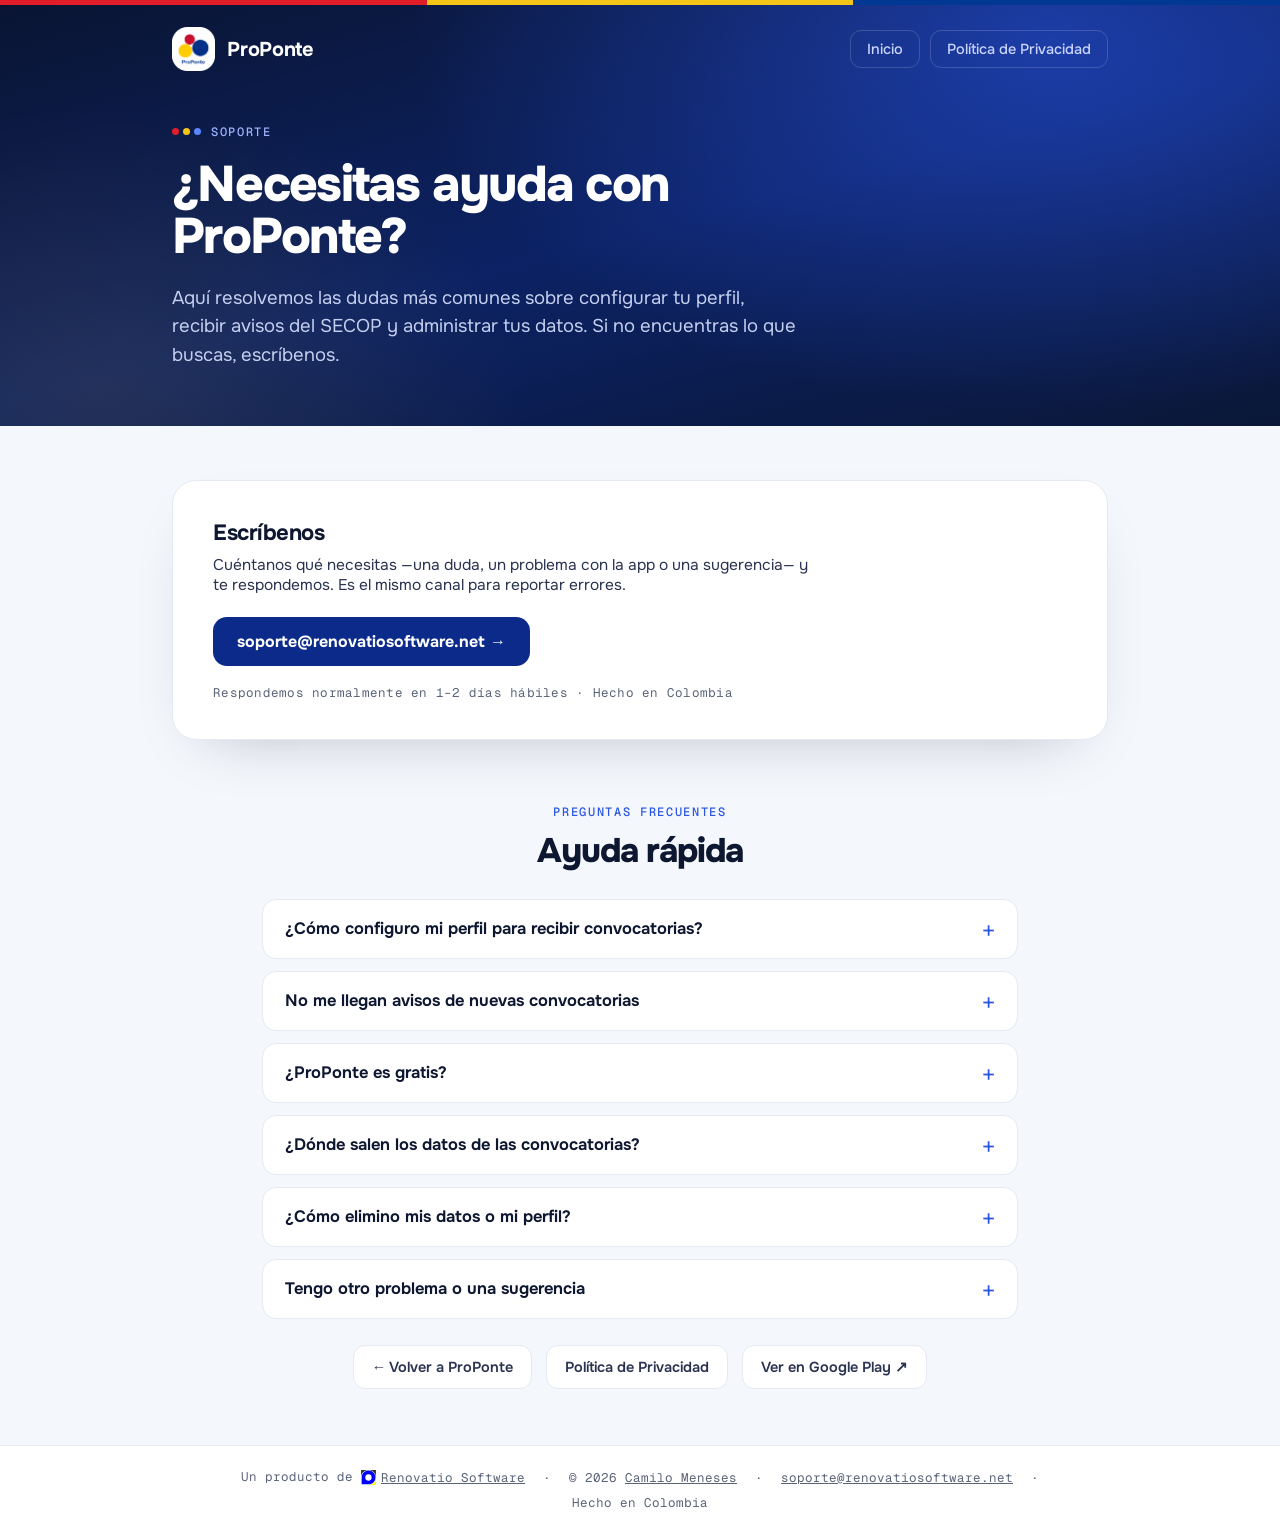
<file: proponte/soporte/index.html>
<!doctype html>
<html lang="es-CO">
<head>
<meta charset="utf-8">
<meta name="viewport" content="width=device-width, initial-scale=1">
<title>Soporte — ProPonte</title>
<meta name="description" content="Centro de soporte de ProPonte: cómo configurar tu perfil, recibir avisos del SECOP, resolver problemas comunes y contactar al equipo.">
<link rel="canonical" href="https://renovatiosoftware.net/proponte/soporte/">
<meta name="theme-color" content="#081027">
<link rel="icon" href="../logo.png">
<meta property="og:type" content="website">
<meta property="og:site_name" content="ProPonte">
<meta property="og:locale" content="es_CO">
<meta property="og:url" content="https://renovatiosoftware.net/proponte/soporte/">
<meta property="og:title" content="Soporte — ProPonte">
<meta property="og:description" content="Ayuda de ProPonte: configuración, avisos del SECOP, problemas comunes y contacto.">
<style>
  @font-face{font-family:'Onest';font-style:normal;font-weight:400 800;font-display:swap;src:url(../fonts/onest.woff2) format('woff2')}
  @font-face{font-family:'Geist Mono';font-style:normal;font-weight:400 600;font-display:swap;src:url(../fonts/geistmono.woff2) format('woff2')}
  :root{
    --paper:#F4F7FC; --surface:#FFFFFF; --ink:#0E1730; --ink-2:#2A3350; --soft:#5A6479;
    --brand:#0B2A8A; --brand-2:#2A55E6; --line:#E4E9F3;
    --rojo:#E11D2A; --amarillo:#F5C518; --azul:#003893;
    --mono:'Geist Mono',ui-monospace,"SF Mono",Menlo,Consolas,monospace;
    --sans:'Onest',-apple-system,BlinkMacSystemFont,"Segoe UI",Roboto,Arial,sans-serif;
  }
  *{box-sizing:border-box}
  html{-webkit-text-size-adjust:100%;scroll-behavior:smooth}
  body{margin:0;background:var(--paper);color:var(--ink);font-family:var(--sans);-webkit-font-smoothing:antialiased}
  a{color:inherit}
  .tri{height:5px;display:flex}.tri i{flex:1}
  .tri i:nth-child(1){background:var(--rojo)}.tri i:nth-child(2){background:var(--amarillo)}.tri i:nth-child(3){background:var(--azul)}

  .hero{position:relative;color:#fff;overflow:hidden;
    background:
      radial-gradient(1100px 640px at 82% 8%, rgba(42,85,230,.55), transparent 58%),
      radial-gradient(700px 480px at 8% 92%, rgba(245,197,24,.10), transparent 60%),
      linear-gradient(165deg,#0A1533 0%,#0C2264 52%,#0A1737 100%)}
  .nav{max-width:1000px;margin:0 auto;padding:22px 32px;display:flex;align-items:center;justify-content:space-between;gap:14px;flex-wrap:wrap}
  .nav .lg{display:flex;align-items:center;gap:12px;text-decoration:none}
  .nav .lg img{height:44px;border-radius:12px;display:block}
  .nav .lg b{font-size:20px;font-weight:700;color:#fff;letter-spacing:-.015em}
  .nav .links{display:flex;gap:10px;align-items:center}
  .nav .ghost{color:#cbd6ff;text-decoration:none;font-size:14.5px;font-weight:500;padding:9px 16px;border:1px solid rgba(255,255,255,.16);border-radius:11px}
  .nav .ghost:hover{background:rgba(255,255,255,.08)}
  .hwrap{max-width:1000px;margin:0 auto;padding:26px 32px 56px}
  .eyebrow{font-family:var(--mono);font-size:12px;letter-spacing:.14em;text-transform:uppercase;color:#9fb4ff;font-weight:500;display:inline-flex;align-items:center;gap:10px;margin:0 0 18px}
  .eyebrow .dd{display:inline-flex;gap:4px}.eyebrow .dd i{width:7px;height:7px;border-radius:50%}
  .eyebrow .dd i:nth-child(1){background:var(--rojo)}.eyebrow .dd i:nth-child(2){background:var(--amarillo)}.eyebrow .dd i:nth-child(3){background:#5b86ff}
  h1{font-size:clamp(32px,5vw,50px);line-height:1.04;letter-spacing:-.035em;font-weight:800;margin:0;color:#fff;max-width:16ch}
  .lead{font-size:clamp(16px,1.7vw,18.5px);line-height:1.55;color:#c4cfef;max-width:52ch;margin:22px 0 0}

  main{max-width:1000px;margin:0 auto;padding:0 32px}
  .contact{background:var(--surface);border:1px solid var(--line);border-radius:24px;padding:38px 40px;margin:54px auto 0;box-shadow:0 24px 60px -34px rgba(2,8,40,.28)}
  .contact h2{font-size:22px;letter-spacing:-.02em;margin:0 0 8px;color:var(--ink)}
  .contact p{color:var(--ink-2);margin:0 0 22px;font-size:15.5px;max-width:60ch}
  .mailbtn{display:inline-flex;align-items:center;gap:10px;background:var(--brand);color:#fff;text-decoration:none;font-weight:700;font-size:16px;padding:14px 24px;border-radius:14px;transition:transform .15s,background .15s}
  .mailbtn:hover{transform:translateY(-2px);background:#0a2374}
  .meta{margin-top:18px;font-family:var(--mono);font-size:12.5px;color:var(--soft);letter-spacing:.02em}

  .band{padding:64px 0 8px;text-align:center}
  .band .k{font-family:var(--mono);font-size:12px;letter-spacing:.14em;text-transform:uppercase;color:var(--brand-2);font-weight:500;margin:0 0 12px}
  .band h2{font-size:clamp(24px,3.4vw,34px);line-height:1.1;letter-spacing:-.03em;font-weight:800;margin:0;color:var(--ink)}

  .faq{max-width:820px;margin:22px auto 0;padding:0 32px}
  .faq details{border:1px solid var(--line);border-radius:14px;background:var(--surface);margin:0 0 12px;overflow:hidden}
  .faq summary{list-style:none;cursor:pointer;padding:18px 22px;font-size:16.5px;font-weight:650;color:var(--ink);display:flex;justify-content:space-between;align-items:center;gap:14px}
  .faq summary::-webkit-details-marker{display:none}
  .faq summary::after{content:"+";font-family:var(--mono);font-size:22px;font-weight:400;color:var(--brand-2);transition:transform .2s;line-height:1}
  .faq details[open] summary::after{transform:rotate(45deg)}
  .faq .a{padding:0 22px 20px;font-size:15.5px;line-height:1.65;color:var(--ink-2)}
  .faq .a p{margin:0 0 10px}.faq .a p:last-child{margin:0}
  .faq .a a{color:var(--brand-2);text-decoration:none;border-bottom:1px solid rgba(42,85,230,.3)}

  .links-row{max-width:820px;margin:26px auto 0;padding:0 32px;display:flex;gap:14px;flex-wrap:wrap;justify-content:center}
  .pill{display:inline-flex;align-items:center;gap:8px;border:1px solid var(--line);background:var(--surface);border-radius:12px;padding:12px 18px;text-decoration:none;color:var(--ink-2);font-weight:600;font-size:14.5px}
  .pill:hover{border-color:#c3cde8}

  footer{margin-top:56px;border-top:1px solid var(--line);background:var(--surface)}
  footer .in{max-width:1000px;margin:0 auto;padding:22px 32px;display:flex;flex-wrap:wrap;gap:8px 18px;align-items:center;justify-content:center;font-family:var(--mono);font-size:12.5px;color:var(--soft)}
  footer a{color:var(--soft)}footer a:hover{color:var(--brand-2)}
  a:focus-visible{outline:2px solid #7aa0ff;outline-offset:3px;border-radius:6px}
  @media (max-width:520px){.nav,.hwrap,.faq,.links-row,footer .in{padding-left:20px;padding-right:20px}.contact{padding:30px}.nav .lg b{display:none}}
</style>
</head>
<body>
<div class="tri" aria-hidden="true"><i></i><i></i><i></i></div>

<section class="hero">
  <nav class="nav">
    <a class="lg" href="../" aria-label="ProPonte — inicio"><img src="../logo.png" alt=""><b>ProPonte</b></a>
    <span class="links">
      <a class="ghost" href="../">Inicio</a>
      <a class="ghost" href="../politica/">Política de Privacidad</a>
    </span>
  </nav>
  <div class="hwrap">
    <p class="eyebrow"><span class="dd"><i></i><i></i><i></i></span> Soporte</p>
    <h1>¿Necesitas ayuda con ProPonte?</h1>
    <p class="lead">Aquí resolvemos las dudas más comunes sobre configurar tu perfil, recibir avisos del SECOP y administrar tus datos. Si no encuentras lo que buscas, escríbenos.</p>
  </div>
</section>

<main>
  <section class="contact">
    <h2>Escríbenos</h2>
    <p>Cuéntanos qué necesitas —una duda, un problema con la app o una sugerencia— y te respondemos. Es el mismo canal para reportar errores.</p>
    <a class="mailbtn" href="mailto:soporte@renovatiosoftware.net?subject=Soporte%20ProPonte">soporte@renovatiosoftware.net →</a>
    <div class="meta">Respondemos normalmente en 1–2 días hábiles · Hecho en Colombia</div>
  </section>

  <section class="band">
    <p class="k">Preguntas frecuentes</p>
    <h2>Ayuda rápida</h2>
  </section>
  <div class="faq">
    <details><summary>¿Cómo configuro mi perfil para recibir convocatorias?</summary><div class="a"><p>En la app, abre <strong>Ajustes → Perfil</strong> y define tu sector (código UNSPSC), tu departamento y el rango de valor que te interesa. Con eso ProPonte filtra el SECOP y te muestra solo las convocatorias que encajan con tu empresa. Tu perfil queda cifrado en tu dispositivo.</p></div></details>
    <details><summary>No me llegan avisos de nuevas convocatorias</summary><div class="a"><p>Revisa tres cosas: (1) que hayas activado las <strong>notificaciones</strong> de ProPonte en los ajustes de tu celular; (2) que tu perfil tenga al menos un <strong>sector y departamento</strong> definidos; y (3) que la app tenga permiso para trabajar en segundo plano (desactiva la optimización de batería para ProPonte). Si aun así no recibes avisos, escríbenos.</p></div></details>
    <details><summary>¿ProPonte es gratis?</summary><div class="a"><p>Sí. ProPonte es gratis y se financia con publicidad. Puedes descargarla en Google Play y empezar a seguir convocatorias del SECOP sin costo.</p></div></details>
    <details><summary>¿Dónde salen los datos de las convocatorias?</summary><div class="a"><p>De las <strong>fuentes públicas del SECOP</strong> (datos abiertos del Estado colombiano). ProPonte solo organiza y filtra esa información según tu perfil; no está afiliada ni respaldada por Colombia Compra Eficiente ni por ninguna entidad del Estado.</p></div></details>
    <details><summary>¿Cómo elimino mis datos o mi perfil?</summary><div class="a"><p>Tú mismo, desde <strong>Ajustes</strong> en la app, puedes editar o borrar tu perfil y revocar la autorización en cualquier momento — los datos se guardan cifrados en tu dispositivo. Para más detalle sobre el tratamiento de datos, consulta la <a href="../politica/">Política de Privacidad</a>.</p></div></details>
    <details><summary>Tengo otro problema o una sugerencia</summary><div class="a"><p>Escríbenos a <a href="mailto:soporte@renovatiosoftware.net?subject=Soporte%20ProPonte">soporte@renovatiosoftware.net</a> con el mayor detalle posible (qué hiciste, qué esperabas y qué pasó). Si es un error, cuéntanos tu modelo de celular y versión de Android.</p></div></details>
  </div>

  <div class="links-row">
    <a class="pill" href="../">← Volver a ProPonte</a>
    <a class="pill" href="../politica/">Política de Privacidad</a>
    <a class="pill" href="https://play.google.com/store/apps/details?id=co.renovatiosoftware.proponte" rel="noopener">Ver en Google Play ↗</a>
  </div>
</main>

<footer><div class="in"><span>Un producto de <a href="../../" style="display:inline-flex;align-items:center;gap:5px;vertical-align:middle"><img src="../../assets/renovatio_icon.svg" alt="" style="height:15px;width:15px;display:block" />Renovatio Software</a></span><span>·</span><span>© 2026 <a href="https://www.linkedin.com/in/camilo-meneses/" target="_blank" rel="noopener">Camilo Meneses</a></span><span>·</span><a href="mailto:soporte@renovatiosoftware.net">soporte@renovatiosoftware.net</a><span>·</span><span>Hecho en Colombia</span></div></footer>
<style>img{-webkit-user-drag:none;-khtml-user-drag:none;-moz-user-drag:none;-o-user-drag:none;user-drag:none;-webkit-user-select:none;-moz-user-select:none;user-select:none;-webkit-touch-callout:none}</style>
<script>
(function(){
  function block(e){ if(e.target && e.target.tagName === 'IMG'){ e.preventDefault(); return false; } }
  document.addEventListener('contextmenu', block);
  document.addEventListener('dragstart', block);
})();
</script>
</body>
</html>
</file>
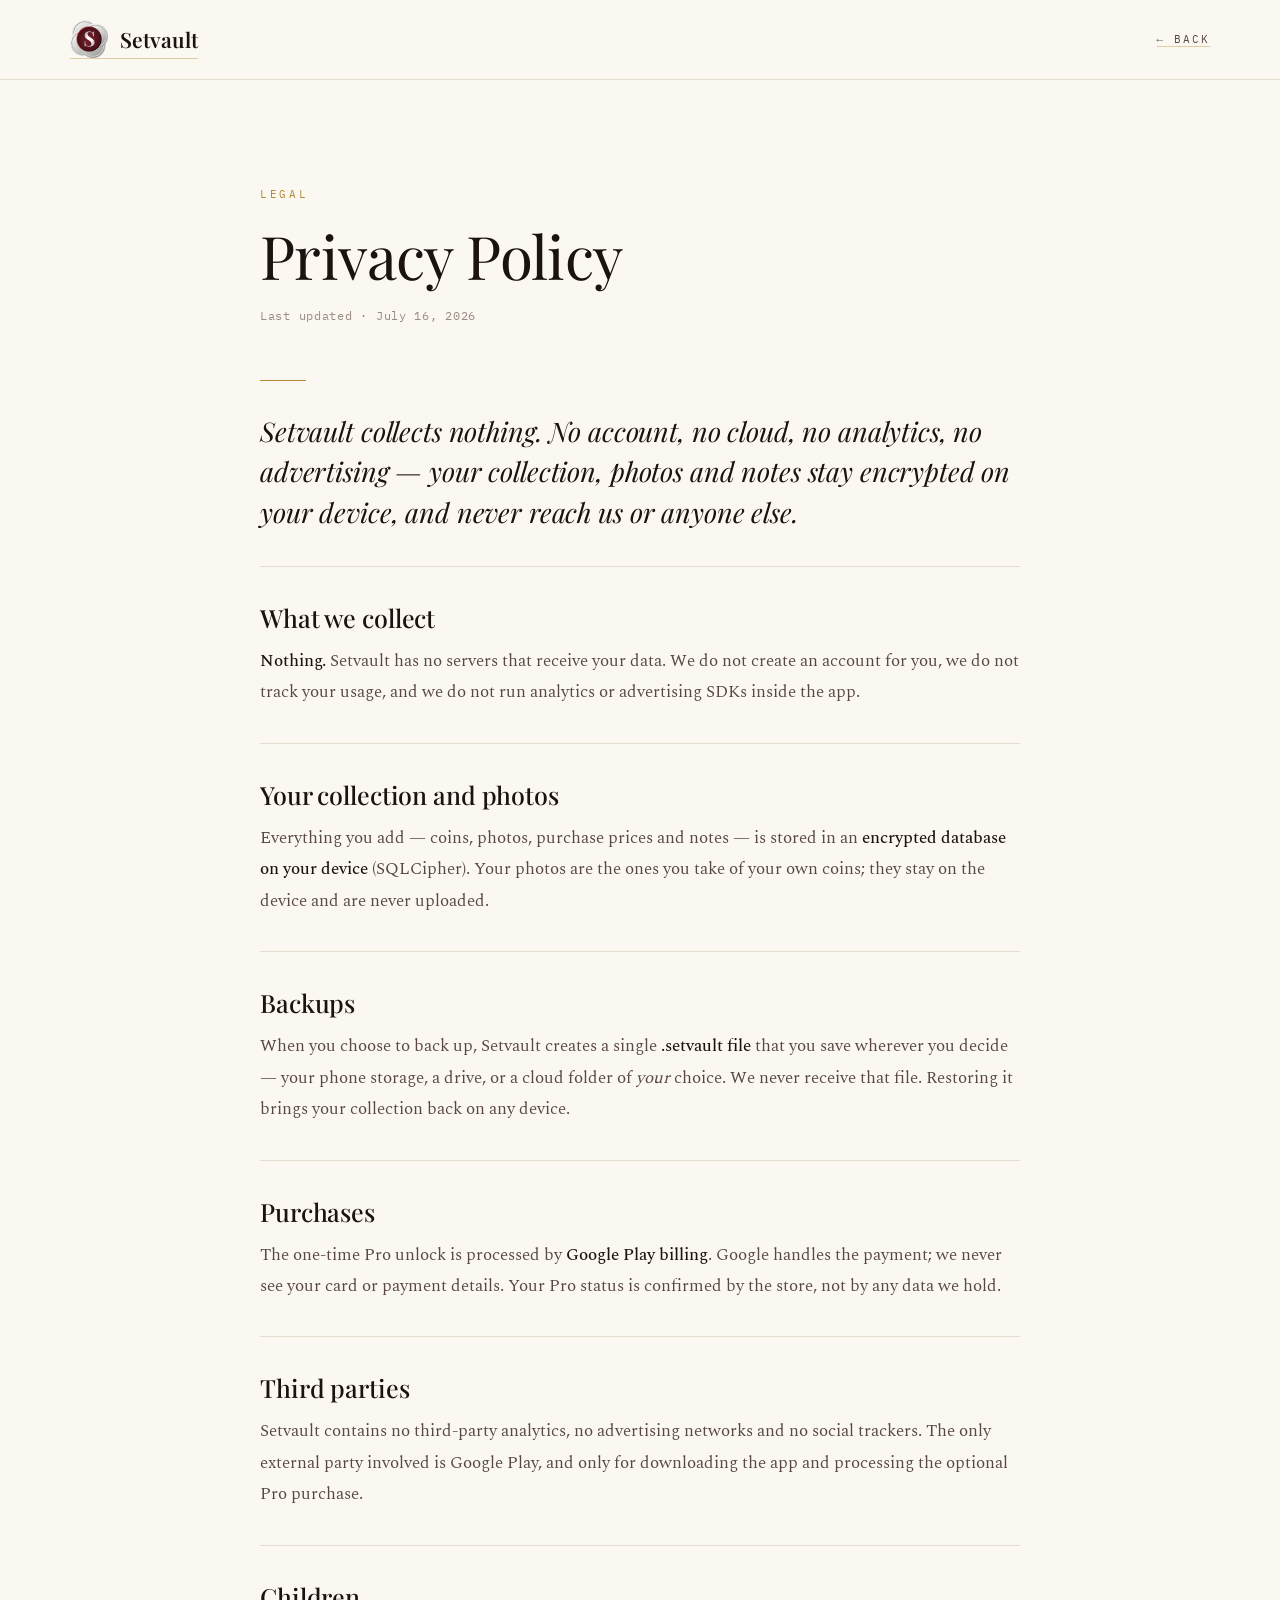
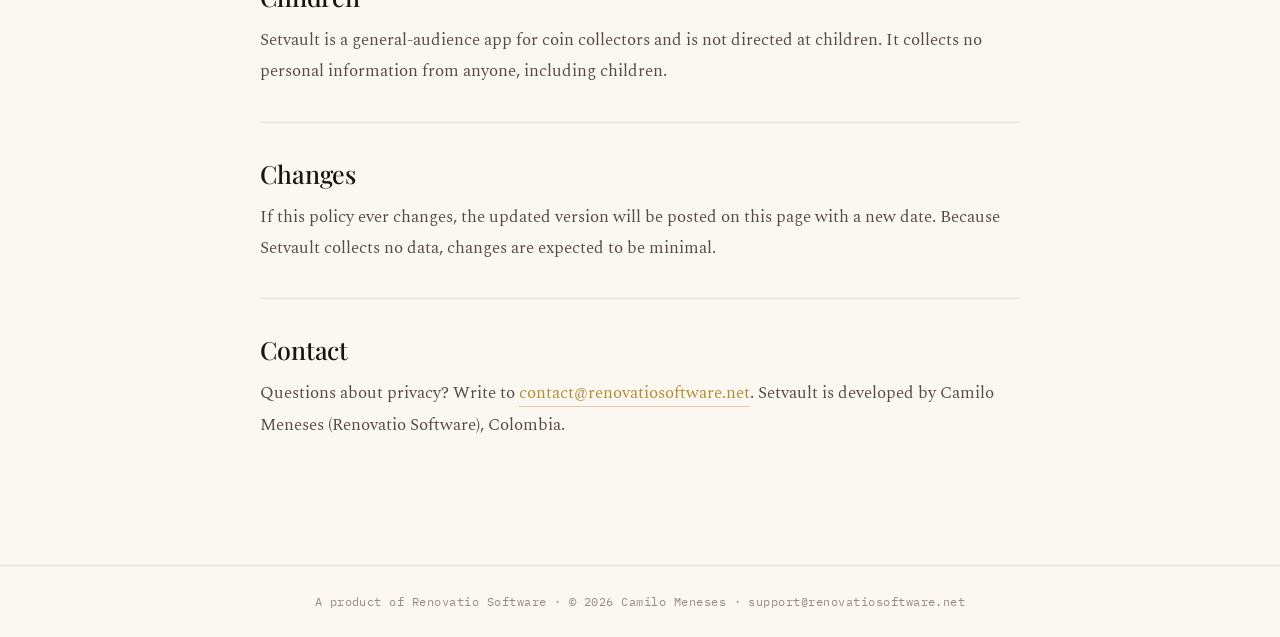
<file: setvault/privacy/index.html>
<!doctype html>
<html lang="en">
<head>
<meta charset="utf-8">
<meta name="viewport" content="width=device-width, initial-scale=1">
<title>Privacy Policy — Setvault</title>
<meta name="description" content="Setvault's privacy policy. Setvault collects nothing: no account, no cloud, no analytics, no ads tracking. Your collection and photos are stored encrypted on your device.">
<link rel="canonical" href="https://renovatiosoftware.net/setvault/privacy/">
<meta name="theme-color" content="#FBF8F2">
<link rel="icon" href="../logo.png">
<meta name="robots" content="index,follow">
<link rel="stylesheet" href="../fonts.css">
<style>
  :root{--paper:#FBF8F2;--ink:#1B1310;--ink-2:#584743;--soft:#9A8A82;--burg:#591521;--burg-ink:#240910;--gold:#B48A34;--gold-2:#D8B463;--line:#E7DDCE;
    --mono:'IBM Plex Mono',ui-monospace,Menlo,Consolas,monospace;--disp:'Playfair Display',Georgia,serif;--serif:'Spectral',Georgia,serif;}
  *{box-sizing:border-box}html{-webkit-text-size-adjust:100%;scroll-behavior:smooth}
  body{margin:0;background:var(--paper);color:var(--ink);font-family:var(--serif);font-weight:400;-webkit-font-smoothing:antialiased}
  img{display:block}
  .wrap{max-width:760px;margin:0 auto;padding:0 40px}
  header.site{border-bottom:1px solid var(--line)}
  .nav{max-width:1220px;margin:0 auto;padding:20px 40px;display:flex;align-items:center;justify-content:space-between}
  .nav .lg{display:flex;align-items:center;gap:12px;text-decoration:none}
  .nav .lg img{height:38px;width:38px}
  .nav .lg b{font-family:var(--disp);font-size:21px;font-weight:600;color:var(--ink)}
  .nav .bk{font-family:var(--mono);font-size:11px;letter-spacing:.18em;text-transform:uppercase;color:var(--ink-2);text-decoration:none}
  .nav .bk:hover{color:var(--gold)}
  .phead{padding:clamp(56px,9vw,104px) 0 clamp(30px,5vw,52px)}
  .phead .lab{font-family:var(--mono);font-size:11px;letter-spacing:.24em;text-transform:uppercase;color:var(--gold);margin:0 0 20px}
  .phead h1{font-family:var(--disp);font-weight:400;font-size:clamp(38px,6vw,60px);letter-spacing:-.01em;margin:0;line-height:1.05}
  .phead .meta{font-family:var(--mono);font-size:12px;letter-spacing:.06em;color:var(--soft);margin:18px 0 0}
  .doc{padding:0 0 clamp(60px,9vw,110px)}
  .rule{width:46px;height:1px;background:var(--gold);margin:0 0 30px}
  .lead{font-family:var(--disp);font-weight:400;font-style:italic;font-size:clamp(21px,2.6vw,27px);line-height:1.5;color:var(--ink);margin:0 0 12px;letter-spacing:-.005em}
  .sec{border-top:1px solid var(--line);padding:34px 0 0;margin:34px 0 0}
  h2{font-family:var(--disp);font-weight:500;font-size:clamp(20px,2.6vw,25px);letter-spacing:-.005em;color:var(--ink);margin:0 0 12px}
  p{font-size:17px;line-height:1.85;color:var(--ink-2);margin:0 0 14px}
  strong{color:var(--ink);font-weight:500}
  a{color:var(--gold);text-decoration:none;border-bottom:1px solid rgba(180,138,52,.4)}
  a:hover{color:var(--burg)}
  a:focus-visible{outline:2px solid var(--gold);outline-offset:3px}
  footer{border-top:1px solid var(--line)}
  footer .in{max-width:1220px;margin:0 auto;padding:28px 40px;font-family:var(--mono);font-size:12px;letter-spacing:.04em;color:var(--soft);text-align:center}
  footer a{color:var(--soft);border:none}footer a:hover{color:var(--gold)}
  @media(max-width:560px){.wrap,.nav,footer .in{padding-left:22px;padding-right:22px}.nav .lg b{display:none}}
</style>
</head>
<body>
<header class="site">
  <nav class="nav">
    <a class="lg" href="../"><img src="../logo.png" alt=""><b>Setvault</b></a>
    <a class="bk" href="../">← Back</a>
  </nav>
</header>

<section class="phead wrap">
  <p class="lab">Legal</p>
  <h1>Privacy Policy</h1>
  <p class="meta">Last updated · July 16, 2026</p>
</section>

<main class="doc wrap">
  <div class="rule"></div>
  <p class="lead">Setvault collects nothing. No account, no cloud, no analytics, no advertising — your collection, photos and notes stay encrypted on your device, and never reach us or anyone else.</p>

  <div class="sec">
    <h2>What we collect</h2>
    <p><strong>Nothing.</strong> Setvault has no servers that receive your data. We do not create an account for you, we do not track your usage, and we do not run analytics or advertising SDKs inside the app.</p>
  </div>

  <div class="sec">
    <h2>Your collection and photos</h2>
    <p>Everything you add — coins, photos, purchase prices and notes — is stored in an <strong>encrypted database on your device</strong> (SQLCipher). Your photos are the ones you take of your own coins; they stay on the device and are never uploaded.</p>
  </div>

  <div class="sec">
    <h2>Backups</h2>
    <p>When you choose to back up, Setvault creates a single <strong>.setvault file</strong> that you save wherever you decide — your phone storage, a drive, or a cloud folder of <em>your</em> choice. We never receive that file. Restoring it brings your collection back on any device.</p>
  </div>

  <div class="sec">
    <h2>Purchases</h2>
    <p>The one-time Pro unlock is processed by <strong>Google Play billing</strong>. Google handles the payment; we never see your card or payment details. Your Pro status is confirmed by the store, not by any data we hold.</p>
  </div>

  <div class="sec">
    <h2>Third parties</h2>
    <p>Setvault contains no third-party analytics, no advertising networks and no social trackers. The only external party involved is Google Play, and only for downloading the app and processing the optional Pro purchase.</p>
  </div>

  <div class="sec">
    <h2>Children</h2>
    <p>Setvault is a general-audience app for coin collectors and is not directed at children. It collects no personal information from anyone, including children.</p>
  </div>

  <div class="sec">
    <h2>Changes</h2>
    <p>If this policy ever changes, the updated version will be posted on this page with a new date. Because Setvault collects no data, changes are expected to be minimal.</p>
  </div>

  <div class="sec">
    <h2>Contact</h2>
    <p>Questions about privacy? Write to <a href="mailto:contact@renovatiosoftware.net">contact@renovatiosoftware.net</a>. Setvault is developed by Camilo Meneses (Renovatio Software), Colombia.</p>
  </div>
</main>

<footer><div class="in">A product of <a href="../../">Renovatio Software</a> · © 2026 Camilo Meneses · <a href="mailto:support@renovatiosoftware.net">support@renovatiosoftware.net</a></div></footer>
</body>
</html>
</file>
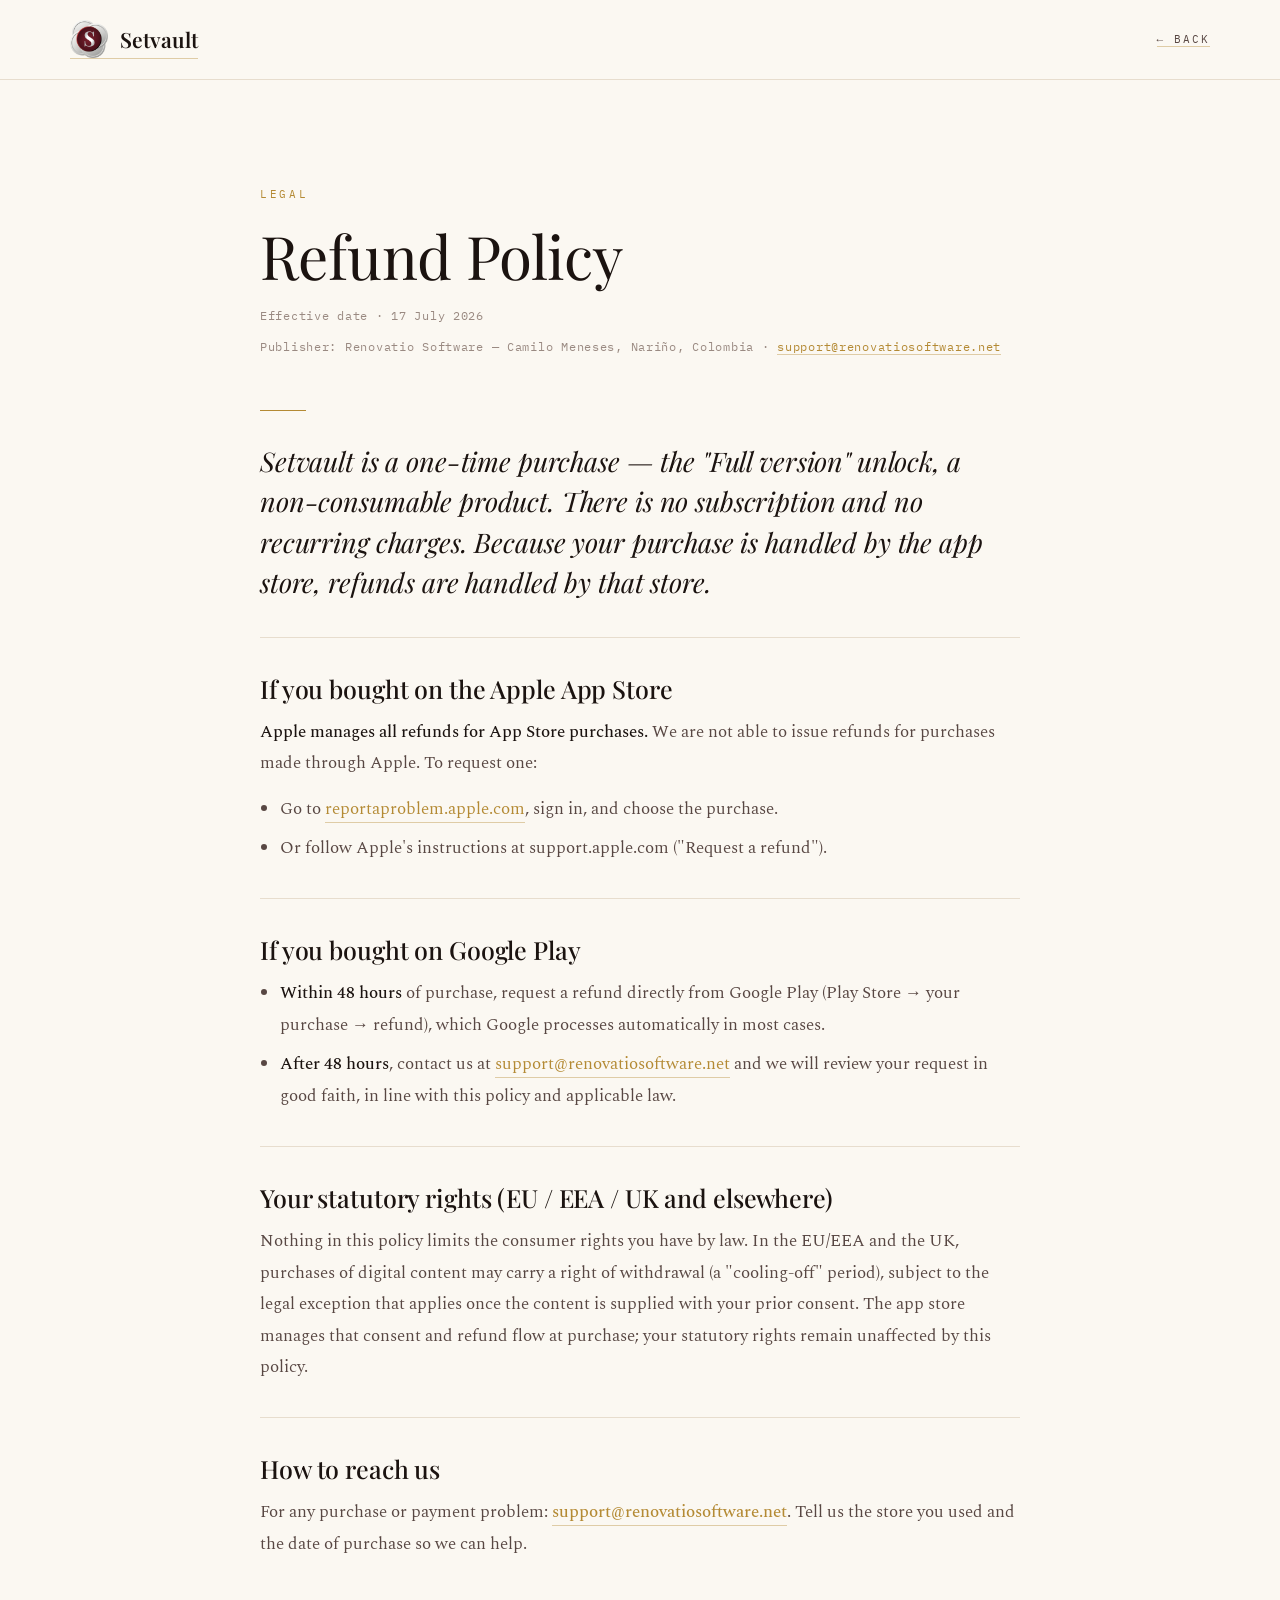
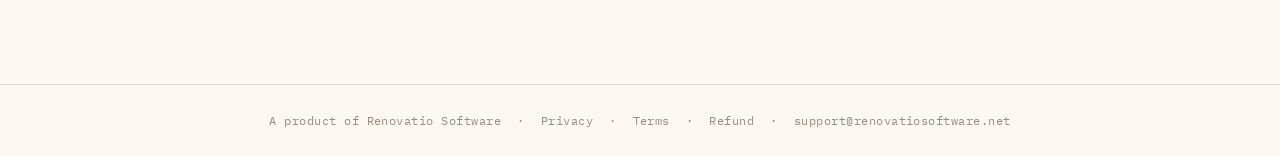
<file: setvault/refund/index.html>
<!doctype html>
<html lang="en">
<head>
<meta charset="utf-8">
<meta name="viewport" content="width=device-width, initial-scale=1">
<title>Refund Policy — Setvault</title>
<meta name="description" content="Setvault's refund policy. A one-time purchase, no subscription. Refunds are handled by the app store — Apple manages all App Store refunds; Google Play refunds within 48 hours, then support@renovatiosoftware.net.">
<link rel="canonical" href="https://renovatiosoftware.net/setvault/refund/">
<meta name="theme-color" content="#FBF8F2">
<link rel="icon" href="../logo.png">
<meta name="robots" content="index,follow">
<link rel="stylesheet" href="../fonts.css">
<style>
  :root{--paper:#FBF8F2;--ink:#1B1310;--ink-2:#584743;--soft:#9A8A82;--burg:#591521;--burg-ink:#240910;--gold:#B48A34;--gold-2:#D8B463;--line:#E7DDCE;
    --mono:'IBM Plex Mono',ui-monospace,Menlo,Consolas,monospace;--disp:'Playfair Display',Georgia,serif;--serif:'Spectral',Georgia,serif;}
  *{box-sizing:border-box}html{-webkit-text-size-adjust:100%;scroll-behavior:smooth}
  body{margin:0;background:var(--paper);color:var(--ink);font-family:var(--serif);font-weight:400;-webkit-font-smoothing:antialiased}
  img{display:block}
  .wrap{max-width:760px;margin:0 auto;padding:0 40px}
  header.site{border-bottom:1px solid var(--line)}
  .nav{max-width:1220px;margin:0 auto;padding:20px 40px;display:flex;align-items:center;justify-content:space-between}
  .nav .lg{display:flex;align-items:center;gap:12px;text-decoration:none}
  .nav .lg img{height:38px;width:38px}
  .nav .lg b{font-family:var(--disp);font-size:21px;font-weight:600;color:var(--ink)}
  .nav .bk{font-family:var(--mono);font-size:11px;letter-spacing:.18em;text-transform:uppercase;color:var(--ink-2);text-decoration:none}
  .nav .bk:hover{color:var(--gold)}
  .phead{padding:clamp(56px,9vw,104px) 0 clamp(30px,5vw,52px)}
  .phead .lab{font-family:var(--mono);font-size:11px;letter-spacing:.24em;text-transform:uppercase;color:var(--gold);margin:0 0 20px}
  .phead h1{font-family:var(--disp);font-weight:400;font-size:clamp(38px,6vw,60px);letter-spacing:-.01em;margin:0;line-height:1.05}
  .phead .meta{font-family:var(--mono);font-size:12px;letter-spacing:.06em;color:var(--soft);margin:18px 0 0}
  .doc{padding:0 0 clamp(60px,9vw,110px)}
  .rule{width:46px;height:1px;background:var(--gold);margin:0 0 30px}
  .lead{font-family:var(--disp);font-weight:400;font-style:italic;font-size:clamp(21px,2.6vw,27px);line-height:1.5;color:var(--ink);margin:0 0 12px;letter-spacing:-.005em}
  .sec{border-top:1px solid var(--line);padding:34px 0 0;margin:34px 0 0}
  h2{font-family:var(--disp);font-weight:500;font-size:clamp(20px,2.6vw,25px);letter-spacing:-.005em;color:var(--ink);margin:0 0 12px}
  p{font-size:17px;line-height:1.85;color:var(--ink-2);margin:0 0 14px}
  ul{padding-left:20px;color:var(--ink-2);font-size:17px;line-height:1.85;margin:0 0 14px}
  li{margin:0 0 8px}
  strong{color:var(--ink);font-weight:500}
  a{color:var(--gold);text-decoration:none;border-bottom:1px solid rgba(180,138,52,.4)}
  a:hover{color:var(--burg)}
  a:focus-visible{outline:2px solid var(--gold);outline-offset:3px}
  footer{border-top:1px solid var(--line)}
  footer .in{max-width:1220px;margin:0 auto;padding:28px 40px;font-family:var(--mono);font-size:12px;letter-spacing:.04em;color:var(--soft);text-align:center;display:flex;flex-wrap:wrap;gap:8px 16px;justify-content:center;align-items:center}
  footer a{color:var(--soft);border:none}footer a:hover{color:var(--gold)}
  @media(max-width:560px){.wrap,.nav,footer .in{padding-left:22px;padding-right:22px}.nav .lg b{display:none}}
</style>
</head>
<body>
<header class="site">
  <nav class="nav">
    <a class="lg" href="../"><img src="../logo.png" alt=""><b>Setvault</b></a>
    <a class="bk" href="../">← Back</a>
  </nav>
</header>

<section class="phead wrap">
  <p class="lab">Legal</p>
  <h1>Refund Policy</h1>
  <p class="meta">Effective date · 17 July 2026</p>
  <p class="meta" style="margin-top:8px">Publisher: Renovatio Software — Camilo Meneses, Nariño, Colombia · <a href="mailto:support@renovatiosoftware.net">support@renovatiosoftware.net</a></p>
</section>

<main class="doc wrap">
  <div class="rule"></div>
  <p class="lead">Setvault is a one-time purchase — the "Full version" unlock, a non-consumable product. There is no subscription and no recurring charges. Because your purchase is handled by the app store, refunds are handled by that store.</p>

  <div class="sec">
    <h2>If you bought on the Apple App Store</h2>
    <p><strong>Apple manages all refunds for App Store purchases.</strong> We are not able to issue refunds for purchases made through Apple. To request one:</p>
    <ul>
      <li>Go to <a href="https://reportaproblem.apple.com" rel="noopener">reportaproblem.apple.com</a>, sign in, and choose the purchase.</li>
      <li>Or follow Apple's instructions at support.apple.com ("Request a refund").</li>
    </ul>
  </div>

  <div class="sec">
    <h2>If you bought on Google Play</h2>
    <ul>
      <li><strong>Within 48 hours</strong> of purchase, request a refund directly from Google Play (Play Store → your purchase → refund), which Google processes automatically in most cases.</li>
      <li><strong>After 48 hours</strong>, contact us at <a href="mailto:support@renovatiosoftware.net">support@renovatiosoftware.net</a> and we will review your request in good faith, in line with this policy and applicable law.</li>
    </ul>
  </div>

  <div class="sec">
    <h2>Your statutory rights (EU / EEA / UK and elsewhere)</h2>
    <p>Nothing in this policy limits the consumer rights you have by law. In the EU/EEA and the UK, purchases of digital content may carry a right of withdrawal (a "cooling-off" period), subject to the legal exception that applies once the content is supplied with your prior consent. The app store manages that consent and refund flow at purchase; your statutory rights remain unaffected by this policy.</p>
  </div>

  <div class="sec">
    <h2>How to reach us</h2>
    <p>For any purchase or payment problem: <strong><a href="mailto:support@renovatiosoftware.net">support@renovatiosoftware.net</a></strong>. Tell us the store you used and the date of purchase so we can help.</p>
  </div>
</main>

<footer><div class="in"><span>A product of <a href="../../">Renovatio Software</a></span><span>·</span><a href="../privacy/">Privacy</a><span>·</span><a href="../terms/">Terms</a><span>·</span><a href="../refund/">Refund</a><span>·</span><a href="mailto:support@renovatiosoftware.net">support@renovatiosoftware.net</a></div></footer>
</body>
</html>
</file>
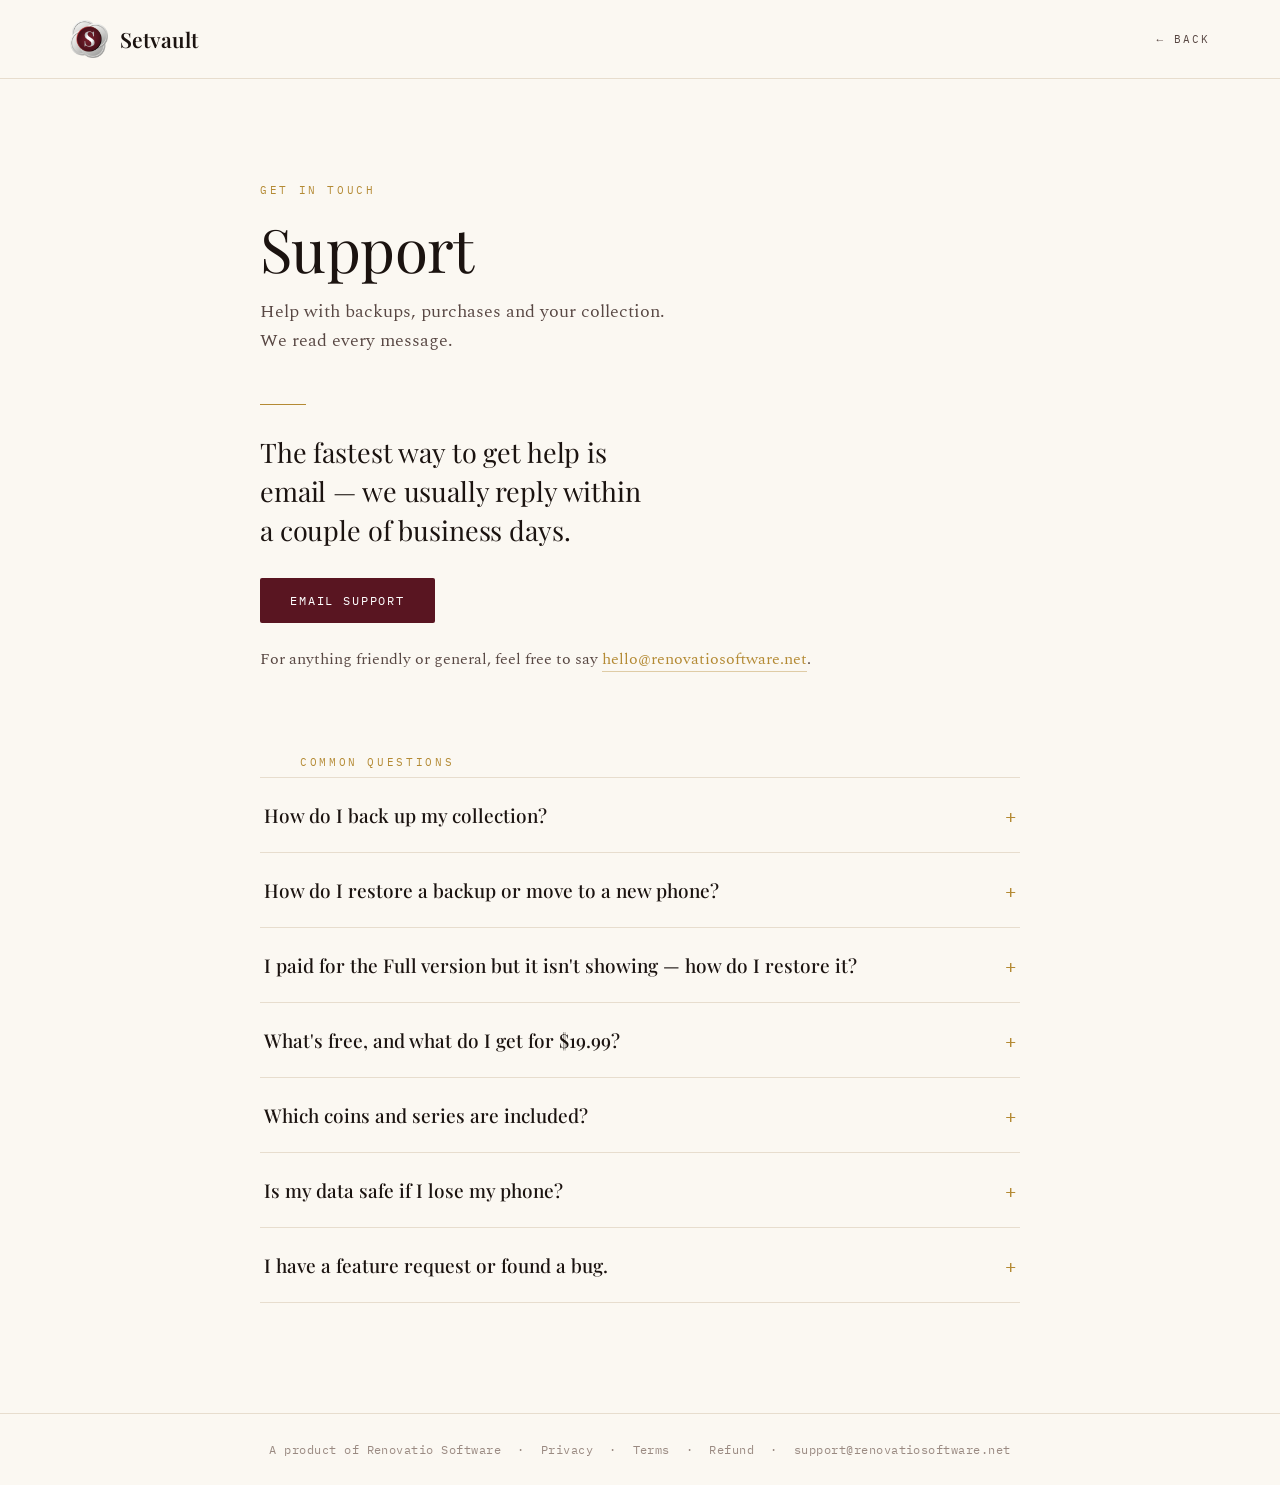
<file: setvault/support/index.html>
<!doctype html>
<html lang="en">
<head>
<meta charset="utf-8">
<meta name="viewport" content="width=device-width, initial-scale=1">
<title>Support — Setvault</title>
<meta name="description" content="Get help with Setvault: backups and restore, restoring your Full version purchase, which coins are included, and how to contact support.">
<link rel="canonical" href="https://renovatiosoftware.net/setvault/support/">
<meta name="theme-color" content="#FBF8F2">
<link rel="icon" href="../logo.png">
<meta name="robots" content="index,follow">
<link rel="stylesheet" href="../fonts.css">
<style>
  :root{--paper:#FBF8F2;--ink:#1B1310;--ink-2:#584743;--soft:#9A8A82;--burg:#591521;--burg-ink:#240910;--gold:#B48A34;--gold-2:#D8B463;--line:#E7DDCE;
    --mono:'IBM Plex Mono',ui-monospace,Menlo,Consolas,monospace;--disp:'Playfair Display',Georgia,serif;--serif:'Spectral',Georgia,serif;}
  *{box-sizing:border-box}html{-webkit-text-size-adjust:100%;scroll-behavior:smooth}
  body{margin:0;background:var(--paper);color:var(--ink);font-family:var(--serif);font-weight:400;-webkit-font-smoothing:antialiased}
  img{display:block}
  .wrap{max-width:760px;margin:0 auto;padding:0 40px}
  header.site{border-bottom:1px solid var(--line)}
  .nav{max-width:1220px;margin:0 auto;padding:20px 40px;display:flex;align-items:center;justify-content:space-between}
  .nav .lg{display:flex;align-items:center;gap:12px;text-decoration:none}
  .nav .lg img{height:38px;width:38px}
  .nav .lg b{font-family:var(--disp);font-size:21px;font-weight:600;color:var(--ink)}
  .nav .bk{font-family:var(--mono);font-size:11px;letter-spacing:.18em;text-transform:uppercase;color:var(--ink-2);text-decoration:none}
  .nav .bk:hover{color:var(--gold)}
  .phead{padding:clamp(56px,9vw,104px) 0 clamp(24px,4vw,40px)}
  .phead .lab{font-family:var(--mono);font-size:11px;letter-spacing:.24em;text-transform:uppercase;color:var(--gold);margin:0 0 20px}
  .phead h1{font-family:var(--disp);font-weight:400;font-size:clamp(38px,6vw,60px);letter-spacing:-.01em;margin:0;line-height:1.05}
  .phead .sub{font-size:18px;line-height:1.6;color:var(--ink-2);margin:18px 0 0;max-width:46ch}

  .contact{padding:8px 0 clamp(46px,7vw,74px)}
  .contact .rule{width:46px;height:1px;background:var(--gold);margin:0 0 28px}
  .contact .big{font-family:var(--disp);font-weight:400;font-size:clamp(21px,2.6vw,27px);line-height:1.45;letter-spacing:-.005em;color:var(--ink);margin:0 0 28px;max-width:24ch}
  .contact .btn{display:inline-block;font-family:var(--mono);font-size:11.5px;letter-spacing:.16em;text-transform:uppercase;color:#fff;background:var(--burg);
    text-decoration:none;padding:15px 30px;border-radius:2px;transition:background .15s}
  .contact .btn:hover{background:var(--burg-ink)}
  .contact .alt{font-size:15.5px;line-height:1.7;color:var(--ink-2);margin:24px 0 0}
  .contact .alt a{color:var(--gold);text-decoration:none;border-bottom:1px solid rgba(180,138,52,.4)}
  .contact .alt a:hover{color:var(--burg)}

  .faqhead{font-family:var(--mono);font-size:11px;letter-spacing:.24em;text-transform:uppercase;color:var(--gold);margin:0 0 8px;padding-top:8px}
  .faq{padding:0 0 clamp(60px,9vw,110px)}
  .faq details{border-top:1px solid var(--line)}
  .faq details:last-child{border-bottom:1px solid var(--line)}
  .faq summary{list-style:none;cursor:pointer;padding:24px 4px;font-family:var(--disp);font-size:19px;font-weight:500;color:var(--ink);display:flex;justify-content:space-between;gap:20px;align-items:baseline}
  .faq summary::-webkit-details-marker{display:none}
  .faq summary::after{content:"+";font-family:var(--mono);font-size:19px;font-weight:400;color:var(--gold);transition:transform .2s}
  .faq details[open] summary::after{transform:rotate(45deg)}
  .faq .a{padding:0 4px 26px;font-size:16px;line-height:1.8;color:var(--ink-2);max-width:64ch}
  .faq .a strong{color:var(--ink);font-weight:500}
  .faq .a a{color:var(--gold);text-decoration:none;border-bottom:1px solid rgba(180,138,52,.4)}

  footer{border-top:1px solid var(--line)}
  footer .in{max-width:1220px;margin:0 auto;padding:28px 40px;font-family:var(--mono);font-size:12px;letter-spacing:.04em;color:var(--soft);text-align:center}
  footer a{color:var(--soft);text-decoration:none}footer a:hover{color:var(--gold)}
  a:focus-visible{outline:2px solid var(--gold);outline-offset:3px}
  @media(max-width:560px){.wrap,.nav,footer .in{padding-left:22px;padding-right:22px}.nav .lg b{display:none}}
</style>
</head>
<body>
<header class="site">
  <nav class="nav">
    <a class="lg" href="../"><img src="../logo.png" alt=""><b>Setvault</b></a>
    <a class="bk" href="../">← Back</a>
  </nav>
</header>

<section class="phead wrap">
  <p class="lab">Get in touch</p>
  <h1>Support</h1>
  <p class="sub">Help with backups, purchases and your collection. We read every message.</p>
</section>

<section class="contact wrap">
  <div class="rule"></div>
  <p class="big">The fastest way to get help is email — we usually reply within a couple of business days.</p>
  <a class="btn" href="mailto:support@renovatiosoftware.net?subject=Setvault%20support">Email support</a>
  <p class="alt">For anything friendly or general, feel free to say <a href="mailto:hello@renovatiosoftware.net">hello@renovatiosoftware.net</a>.</p>
</section>

<section class="wrap"><p class="faqhead">Common questions</p></section>
<div class="faq wrap">
  <details><summary>How do I back up my collection?</summary><div class="a">In <strong>Settings → Export</strong>, Setvault creates a single encrypted <strong>.setvault file</strong>. Save it wherever you trust — your phone, an external drive, or a cloud folder you control. Basic export is always free.</div></details>
  <details><summary>How do I restore a backup or move to a new phone?</summary><div class="a">Install Setvault on the new device and use <strong>Settings → Import</strong>, then choose your <strong>.setvault file</strong>. Everything comes back, photos included. You'll be asked for the passphrase you set when exporting.</div></details>
  <details><summary>I paid for the Full version but it isn't showing — how do I restore it?</summary><div class="a">Use <strong>Restore purchase</strong> in Settings, signed in with the same Google account you bought it with. Setvault confirms your Full version status directly with Google Play. If it still doesn't appear, email us with your order number.</div></details>
  <details><summary>What's free, and what do I get for $19.99?</summary><div class="a">The <strong>Washington Quarter — 50 State Quarters</strong> album (1999–2008, 100 slots) is <strong>free</strong>, so you can explore the whole app before paying anything. The one-time <strong>$19.99 Full version</strong> unlocks the other nine U.S. series (the full catalogue below), plus all eight leather bindings and themes, collection statistics, and advanced export (CSV + full-res photos). One payment — no subscription, no ads, every future update included.</div></details>
  <details><summary>Which coins and series are included?</summary><div class="a">Setvault launches with <strong>ten United States series</strong>: Washington Quarter — 50 State Quarters (free, 1999–2008), Lincoln Cent Wheat (1909–1958), Lincoln Cent Memorial (1959–2008), Buffalo Nickel (1913–1938), Jefferson Nickel (1938–2003), Mercury Dime (1916–1945), Roosevelt Dime (1946–2000), Washington Quarter (1932–1998), Kennedy Half Dollar (1964–2023) and Morgan Dollar (1878–1921). More series are on the way — tell us which one you'd like next.</div></details>
  <details><summary>Is my data safe if I lose my phone?</summary><div class="a">Your collection lives encrypted on the device, so keeping a recent <strong>.setvault backup</strong> is what protects you. With that file you can restore everything on a new phone. We can't recover data for you, because we never have it.</div></details>
  <details><summary>I have a feature request or found a bug.</summary><div class="a">We'd love to hear it. Email <a href="mailto:support@renovatiosoftware.net">support@renovatiosoftware.net</a> with a short description (and a screenshot if it's a bug). Requests from collectors shape what we build next.</div></details>
</div>

<footer><div class="in" style="display:flex;flex-wrap:wrap;gap:8px 16px;justify-content:center;align-items:center"><span>A product of <a href="../../">Renovatio Software</a></span><span>·</span><a href="../privacy/">Privacy</a><span>·</span><a href="../terms/">Terms</a><span>·</span><a href="../refund/">Refund</a><span>·</span><a href="mailto:support@renovatiosoftware.net">support@renovatiosoftware.net</a></div></footer>
</body>
</html>
</file>
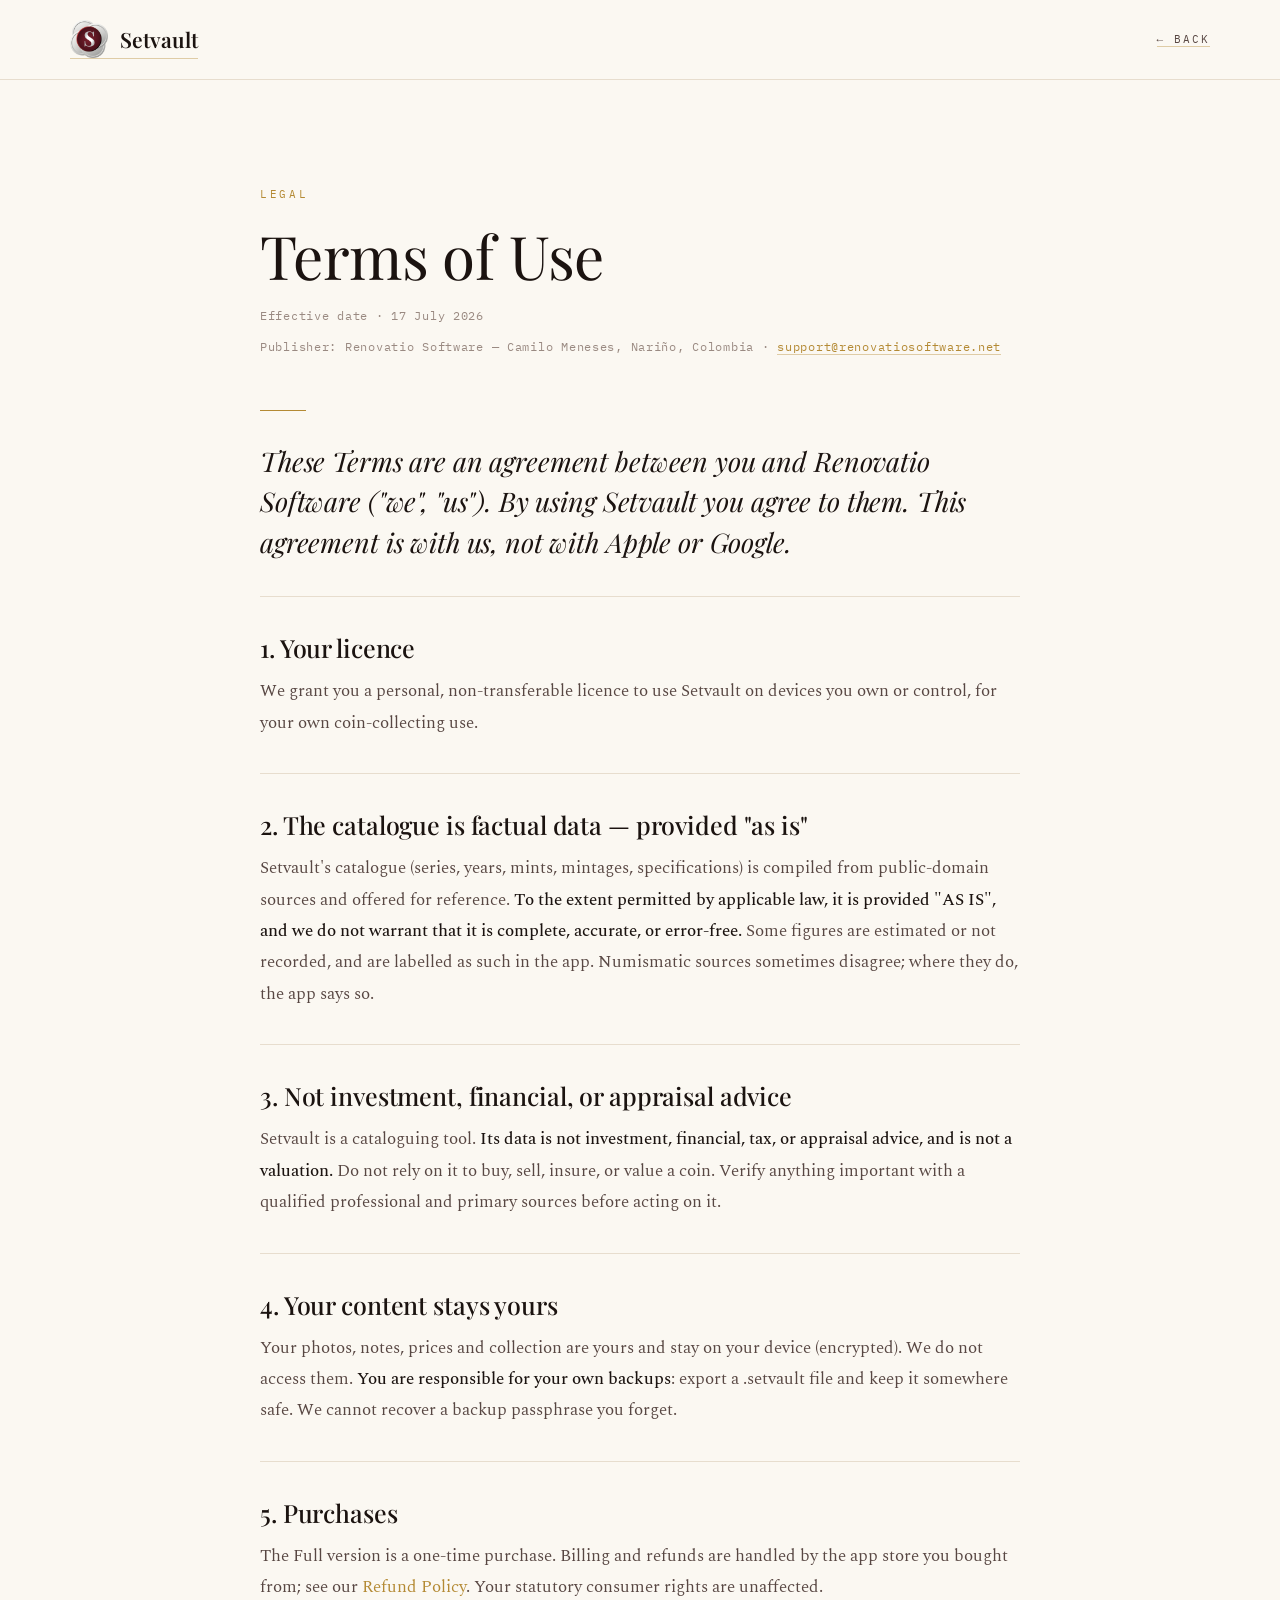
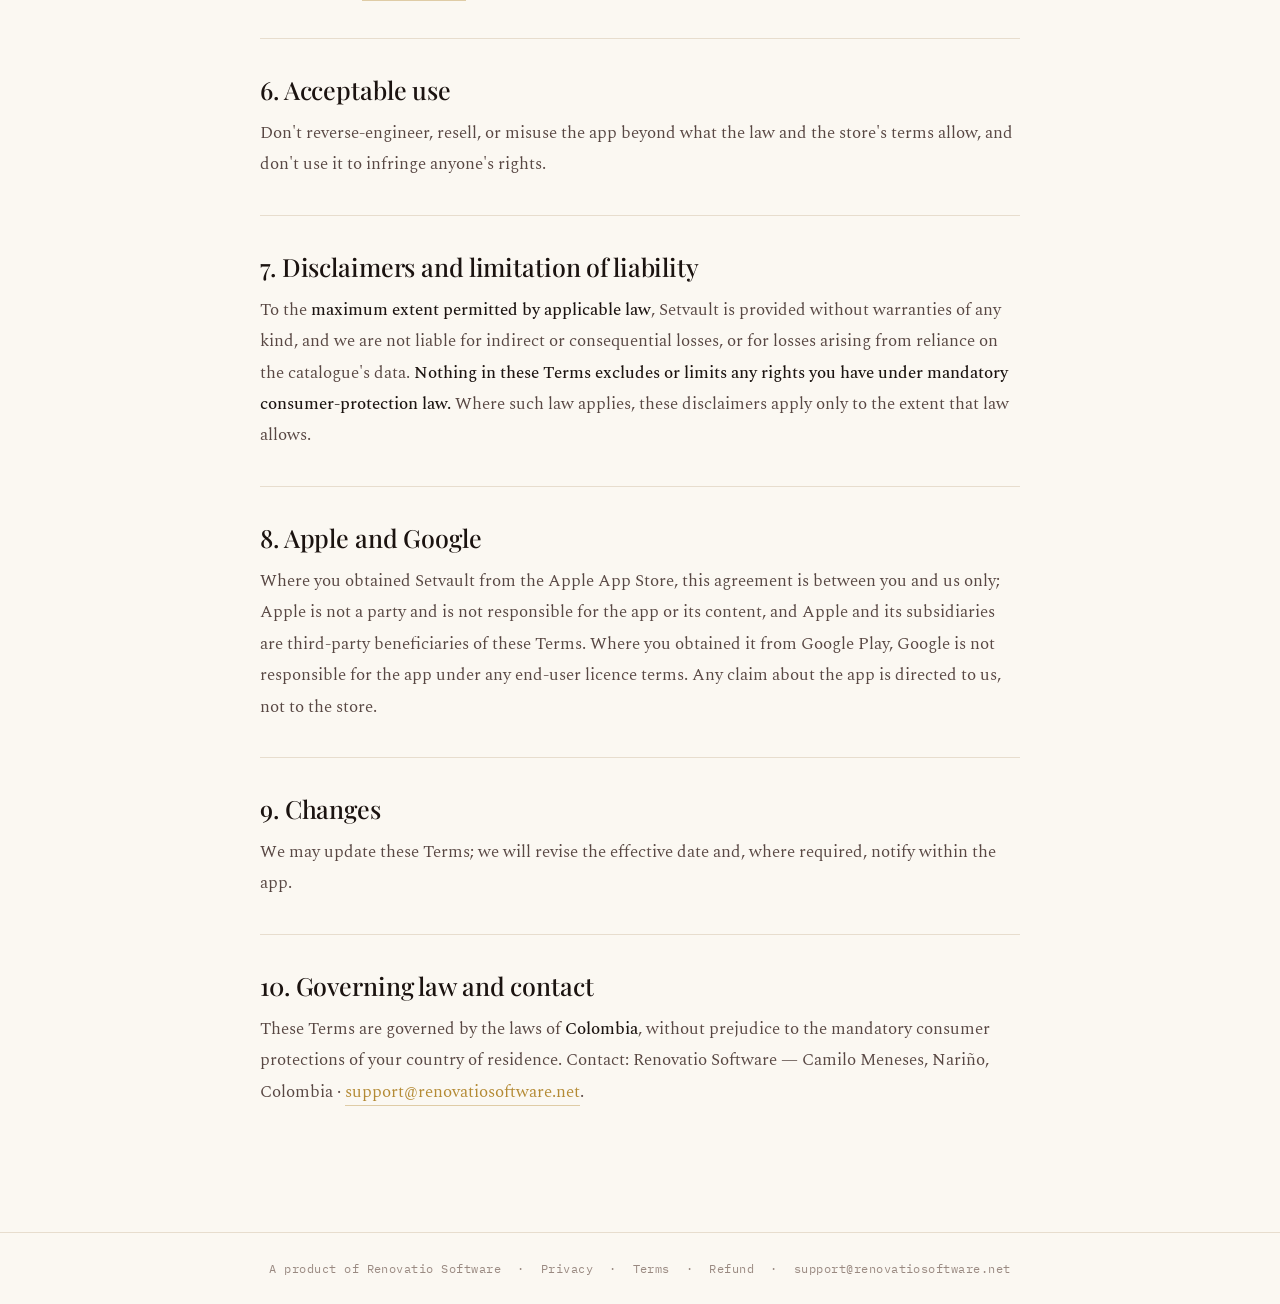
<file: setvault/terms/index.html>
<!doctype html>
<html lang="en">
<head>
<meta charset="utf-8">
<meta name="viewport" content="width=device-width, initial-scale=1">
<title>Terms of Use — Setvault</title>
<meta name="description" content="Setvault's terms of use. A cataloguing tool provided as is — the catalogue is factual reference data, not investment or appraisal advice. Your content stays on your device.">
<link rel="canonical" href="https://renovatiosoftware.net/setvault/terms/">
<meta name="theme-color" content="#FBF8F2">
<link rel="icon" href="../logo.png">
<meta name="robots" content="index,follow">
<link rel="stylesheet" href="../fonts.css">
<style>
  :root{--paper:#FBF8F2;--ink:#1B1310;--ink-2:#584743;--soft:#9A8A82;--burg:#591521;--burg-ink:#240910;--gold:#B48A34;--gold-2:#D8B463;--line:#E7DDCE;
    --mono:'IBM Plex Mono',ui-monospace,Menlo,Consolas,monospace;--disp:'Playfair Display',Georgia,serif;--serif:'Spectral',Georgia,serif;}
  *{box-sizing:border-box}html{-webkit-text-size-adjust:100%;scroll-behavior:smooth}
  body{margin:0;background:var(--paper);color:var(--ink);font-family:var(--serif);font-weight:400;-webkit-font-smoothing:antialiased}
  img{display:block}
  .wrap{max-width:760px;margin:0 auto;padding:0 40px}
  header.site{border-bottom:1px solid var(--line)}
  .nav{max-width:1220px;margin:0 auto;padding:20px 40px;display:flex;align-items:center;justify-content:space-between}
  .nav .lg{display:flex;align-items:center;gap:12px;text-decoration:none}
  .nav .lg img{height:38px;width:38px}
  .nav .lg b{font-family:var(--disp);font-size:21px;font-weight:600;color:var(--ink)}
  .nav .bk{font-family:var(--mono);font-size:11px;letter-spacing:.18em;text-transform:uppercase;color:var(--ink-2);text-decoration:none}
  .nav .bk:hover{color:var(--gold)}
  .phead{padding:clamp(56px,9vw,104px) 0 clamp(30px,5vw,52px)}
  .phead .lab{font-family:var(--mono);font-size:11px;letter-spacing:.24em;text-transform:uppercase;color:var(--gold);margin:0 0 20px}
  .phead h1{font-family:var(--disp);font-weight:400;font-size:clamp(38px,6vw,60px);letter-spacing:-.01em;margin:0;line-height:1.05}
  .phead .meta{font-family:var(--mono);font-size:12px;letter-spacing:.06em;color:var(--soft);margin:18px 0 0}
  .doc{padding:0 0 clamp(60px,9vw,110px)}
  .rule{width:46px;height:1px;background:var(--gold);margin:0 0 30px}
  .lead{font-family:var(--disp);font-weight:400;font-style:italic;font-size:clamp(21px,2.6vw,27px);line-height:1.5;color:var(--ink);margin:0 0 12px;letter-spacing:-.005em}
  .sec{border-top:1px solid var(--line);padding:34px 0 0;margin:34px 0 0}
  h2{font-family:var(--disp);font-weight:500;font-size:clamp(20px,2.6vw,25px);letter-spacing:-.005em;color:var(--ink);margin:0 0 12px}
  p{font-size:17px;line-height:1.85;color:var(--ink-2);margin:0 0 14px}
  strong{color:var(--ink);font-weight:500}
  a{color:var(--gold);text-decoration:none;border-bottom:1px solid rgba(180,138,52,.4)}
  a:hover{color:var(--burg)}
  a:focus-visible{outline:2px solid var(--gold);outline-offset:3px}
  footer{border-top:1px solid var(--line)}
  footer .in{max-width:1220px;margin:0 auto;padding:28px 40px;font-family:var(--mono);font-size:12px;letter-spacing:.04em;color:var(--soft);text-align:center;display:flex;flex-wrap:wrap;gap:8px 16px;justify-content:center;align-items:center}
  footer a{color:var(--soft);border:none}footer a:hover{color:var(--gold)}
  @media(max-width:560px){.wrap,.nav,footer .in{padding-left:22px;padding-right:22px}.nav .lg b{display:none}}
</style>
</head>
<body>
<header class="site">
  <nav class="nav">
    <a class="lg" href="../"><img src="../logo.png" alt=""><b>Setvault</b></a>
    <a class="bk" href="../">← Back</a>
  </nav>
</header>

<section class="phead wrap">
  <p class="lab">Legal</p>
  <h1>Terms of Use</h1>
  <p class="meta">Effective date · 17 July 2026</p>
  <p class="meta" style="margin-top:8px">Publisher: Renovatio Software — Camilo Meneses, Nariño, Colombia · <a href="mailto:support@renovatiosoftware.net">support@renovatiosoftware.net</a></p>
</section>

<main class="doc wrap">
  <div class="rule"></div>
  <p class="lead">These Terms are an agreement between you and Renovatio Software ("we", "us"). By using Setvault you agree to them. This agreement is with us, not with Apple or Google.</p>

  <div class="sec">
    <h2>1. Your licence</h2>
    <p>We grant you a personal, non-transferable licence to use Setvault on devices you own or control, for your own coin-collecting use.</p>
  </div>

  <div class="sec">
    <h2>2. The catalogue is factual data — provided "as is"</h2>
    <p>Setvault's catalogue (series, years, mints, mintages, specifications) is compiled from public-domain sources and offered for reference. <strong>To the extent permitted by applicable law, it is provided "AS IS", and we do not warrant that it is complete, accurate, or error-free.</strong> Some figures are estimated or not recorded, and are labelled as such in the app. Numismatic sources sometimes disagree; where they do, the app says so.</p>
  </div>

  <div class="sec">
    <h2>3. Not investment, financial, or appraisal advice</h2>
    <p>Setvault is a cataloguing tool. <strong>Its data is not investment, financial, tax, or appraisal advice, and is not a valuation.</strong> Do not rely on it to buy, sell, insure, or value a coin. Verify anything important with a qualified professional and primary sources before acting on it.</p>
  </div>

  <div class="sec">
    <h2>4. Your content stays yours</h2>
    <p>Your photos, notes, prices and collection are yours and stay on your device (encrypted). We do not access them. <strong>You are responsible for your own backups</strong>: export a .setvault file and keep it somewhere safe. We cannot recover a backup passphrase you forget.</p>
  </div>

  <div class="sec">
    <h2>5. Purchases</h2>
    <p>The Full version is a one-time purchase. Billing and refunds are handled by the app store you bought from; see our <a href="../refund/">Refund Policy</a>. Your statutory consumer rights are unaffected.</p>
  </div>

  <div class="sec">
    <h2>6. Acceptable use</h2>
    <p>Don't reverse-engineer, resell, or misuse the app beyond what the law and the store's terms allow, and don't use it to infringe anyone's rights.</p>
  </div>

  <div class="sec">
    <h2>7. Disclaimers and limitation of liability</h2>
    <p>To the <strong>maximum extent permitted by applicable law</strong>, Setvault is provided without warranties of any kind, and we are not liable for indirect or consequential losses, or for losses arising from reliance on the catalogue's data. <strong>Nothing in these Terms excludes or limits any rights you have under mandatory consumer-protection law.</strong> Where such law applies, these disclaimers apply only to the extent that law allows.</p>
  </div>

  <div class="sec">
    <h2>8. Apple and Google</h2>
    <p>Where you obtained Setvault from the Apple App Store, this agreement is between you and us only; Apple is not a party and is not responsible for the app or its content, and Apple and its subsidiaries are third-party beneficiaries of these Terms. Where you obtained it from Google Play, Google is not responsible for the app under any end-user licence terms. Any claim about the app is directed to us, not to the store.</p>
  </div>

  <div class="sec">
    <h2>9. Changes</h2>
    <p>We may update these Terms; we will revise the effective date and, where required, notify within the app.</p>
  </div>

  <div class="sec">
    <h2>10. Governing law and contact</h2>
    <p>These Terms are governed by the laws of <strong>Colombia</strong>, without prejudice to the mandatory consumer protections of your country of residence. Contact: Renovatio Software — Camilo Meneses, Nariño, Colombia · <a href="mailto:support@renovatiosoftware.net">support@renovatiosoftware.net</a>.</p>
  </div>
</main>

<footer><div class="in"><span>A product of <a href="../../">Renovatio Software</a></span><span>·</span><a href="../privacy/">Privacy</a><span>·</span><a href="../terms/">Terms</a><span>·</span><a href="../refund/">Refund</a><span>·</span><a href="mailto:support@renovatiosoftware.net">support@renovatiosoftware.net</a></div></footer>
</body>
</html>
</file>
<file: setvault/fonts.css>
/* Self-hosted fonts for Setvault (latin, woff2) — from @fontsource, OFL licensed */
@font-face{font-family:'Playfair Display';font-style:normal;font-weight:400;font-display:swap;src:url(fonts/playfair-400.woff2) format('woff2')}
@font-face{font-family:'Playfair Display';font-style:italic;font-weight:400;font-display:swap;src:url(fonts/playfair-400i.woff2) format('woff2')}
@font-face{font-family:'Playfair Display';font-style:normal;font-weight:500;font-display:swap;src:url(fonts/playfair-500.woff2) format('woff2')}
@font-face{font-family:'Playfair Display';font-style:normal;font-weight:600;font-display:swap;src:url(fonts/playfair-600.woff2) format('woff2')}
@font-face{font-family:'Playfair Display';font-style:normal;font-weight:700;font-display:swap;src:url(fonts/playfair-700.woff2) format('woff2')}
@font-face{font-family:'Spectral';font-style:normal;font-weight:300;font-display:swap;src:url(fonts/spectral-300.woff2) format('woff2')}
@font-face{font-family:'Spectral';font-style:normal;font-weight:400;font-display:swap;src:url(fonts/spectral-400.woff2) format('woff2')}
@font-face{font-family:'Spectral';font-style:normal;font-weight:500;font-display:swap;src:url(fonts/spectral-500.woff2) format('woff2')}
@font-face{font-family:'Spectral';font-style:normal;font-weight:600;font-display:swap;src:url(fonts/spectral-600.woff2) format('woff2')}
@font-face{font-family:'IBM Plex Mono';font-style:normal;font-weight:400;font-display:swap;src:url(fonts/plexmono-400.woff2) format('woff2')}
@font-face{font-family:'IBM Plex Mono';font-style:normal;font-weight:500;font-display:swap;src:url(fonts/plexmono-500.woff2) format('woff2')}
</file>
